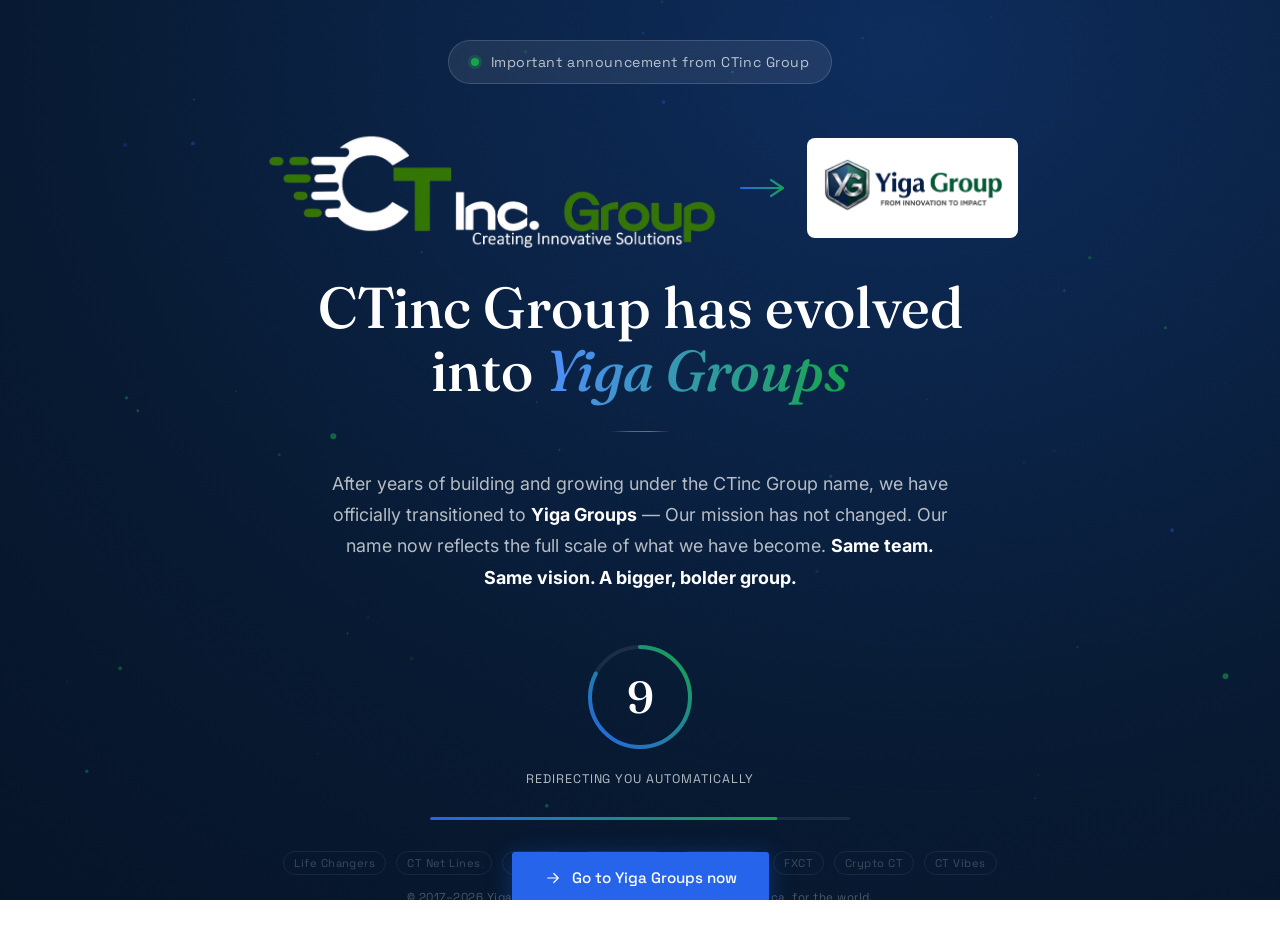
<file: index.html>
<!DOCTYPE html>
<html lang="en">
<head>
<meta charset="UTF-8">
<meta name="viewport" content="width=device-width, initial-scale=1.0">
<title>CTinc Group — Now Yiga Groups</title>
<meta name="description" content="CTinc Group has transitioned to Yiga Groups. You will be automatically redirected to the new Yiga Groups website.">
<link rel="icon" href="data:,">
<link rel="preconnect" href="https://fonts.googleapis.com">
<link rel="preconnect" href="https://fonts.gstatic.com" crossorigin>
<link href="https://fonts.googleapis.com/css2?family=Fraunces:ital,opsz,wght@0,9..144,300;0,9..144,400;0,9..144,500;0,9..144,600;0,9..144,700;1,9..144,400;1,9..144,500&family=Space+Grotesk:wght@400;500;600;700&family=Inter:wght@400;500;600&display=swap" rel="stylesheet">
<style>
:root {
  --navy:   #071A33;
  --royal:  #0B3D91;
  --blue:   #2563EB;
  --green:  #16A34A;
  --white:  #FFFFFF;
  --white-70: rgba(255,255,255,0.70);
  --white-15: rgba(255,255,255,0.15);
  --white-08: rgba(255,255,255,0.08);
  --font-display: "Fraunces","Iowan Old Style",serif;
  --font-mono:    "Space Grotesk",sans-serif;
  --font-body:    "Inter",-apple-system,BlinkMacSystemFont,sans-serif;
  --ease: cubic-bezier(.22,.68,.16,1);
}
*, *::before, *::after { box-sizing: border-box; }
html, body { margin: 0; padding: 0; height: 100%; font-family: var(--font-body); -webkit-font-smoothing: antialiased; overflow: hidden; }

.grain {
  position: fixed; inset: 0; pointer-events: none; z-index: 999;
  opacity: 0.04; mix-blend-mode: overlay;
  background-image: url("data:image/svg+xml,%3Csvg xmlns='http://www.w3.org/2000/svg' width='120' height='120'%3E%3Cfilter id='n'%3E%3CfeTurbulence type='fractalNoise' baseFrequency='0.85' numOctaves='2' stitchTiles='stitch'/%3E%3C/filter%3E%3Crect width='100%25' height='100%25' filter='url(%23n)'/%3E%3C/svg%3E");
}

.page {
  position: relative;
  min-height: 100vh;
  display: flex;
  flex-direction: column;
  align-items: center;
  justify-content: center;
  background: radial-gradient(135% 150% at 70% 5%, #0d2c5c 0%, var(--navy) 48%, #050f20 100%);
  color: var(--white);
  text-align: center;
  padding: 40px 24px;
  overflow: hidden;
}

.bg-canvas { position: absolute; inset: 0; pointer-events: none; z-index: 0; }

.content {
  position: relative; z-index: 10;
  max-width: 720px; width: 100%;
  animation: fadeUp 1s var(--ease) both;
}
@keyframes fadeUp {
  from { opacity: 0; transform: translateY(30px); }
  to   { opacity: 1; transform: translateY(0); }
}

.old-brand {
  display: inline-flex; align-items: center; gap: 12px;
  margin-bottom: 44px;
  padding: 12px 22px;
  border: 1px solid var(--white-15); border-radius: 40px;
  background: var(--white-08); backdrop-filter: blur(10px);
  font-family: var(--font-mono); font-size: 0.88rem;
  color: var(--white-70); letter-spacing: 0.04em;
  animation: fadeUp 1s 0.1s var(--ease) both;
}
.old-brand-dot {
  width: 8px; height: 8px; border-radius: 50%;
  background: var(--green); box-shadow: 0 0 0 3px rgba(22,163,74,0.25);
  animation: pulse-dot 2s ease-in-out infinite;
}
@keyframes pulse-dot {
  0%,100% { box-shadow: 0 0 0 3px rgba(22,163,74,0.25); }
  50%      { box-shadow: 0 0 0 7px rgba(22,163,74,0.10); }
}

.transition-arrow {
  display: flex; align-items: center; justify-content: center; gap: 20px;
  margin-bottom: 28px;
  animation: fadeUp 1s 0.2s var(--ease) both;
}
.brand-pill {
  display: inline-flex; align-items: center; gap: 10px;
  font-family: var(--font-mono); font-size: 1.05rem;
  font-weight: 600; letter-spacing: 0.01em;
}
.brand-pill.old { 
  color: var(--white-70); 
  text-decoration: line-through; 
  text-decoration-color: rgba(255,255,255,0.3);
  font-size: 600px; 
  font-weight: 500;
}
.brand-pill.new { color: var(--white); }
.brand-pill.new em { font-style: normal; color: var(--blue); }

.arrow-icon {
  display: flex; align-items: center;
  animation: arrowSlide 1.4s ease-in-out infinite;
}
@keyframes arrowSlide {
  0%,100% { transform: translateX(0); opacity: 0.6; }
  50%      { transform: translateX(8px); opacity: 1; }
}

.headline {
  font-family: var(--font-display);
  font-size: clamp(2rem, 5.5vw, 3.6rem);
  font-weight: 500; line-height: 1.1;
  color: var(--white); margin: 0 0 28px;
  animation: fadeUp 1s 0.3s var(--ease) both;
}
.headline em {
  font-style: italic;
  background: linear-gradient(96deg, #4d8dff 0%, #16A34A 100%);
  -webkit-background-clip: text; background-clip: text; color: transparent;
}

.divider {
  width: 60px; height: 1px;
  background: linear-gradient(90deg, transparent, var(--blue), var(--green), transparent);
  margin: 0 auto 36px;
  animation: fadeUp 1s 0.35s var(--ease) both;
}

.message {
  font-size: clamp(1rem, 2vw, 1.12rem); color: var(--white-70);
  line-height: 1.75; max-width: 56ch; margin: 0 auto 44px;
  animation: fadeUp 1s 0.4s var(--ease) both;
}
.message strong { color: var(--white); }

.countdown-wrap {
  display: flex; flex-direction: column; align-items: center; gap: 14px;
  animation: fadeUp 1s 0.5s var(--ease) both; margin-bottom: 30px;
}
.ring-container { position: relative; width: 120px; height: 120px; }
.ring-svg { width: 120px; height: 120px; transform: rotate(-90deg); }
.ring-track { fill: none; stroke: var(--white-08); stroke-width: 4; }
.ring-progress {
  fill: none; stroke: url(#ringGrad); stroke-width: 4;
  stroke-linecap: round;
  stroke-dasharray: 314.16; stroke-dashoffset: 0;
  transition: stroke-dashoffset 1s linear;
}
.ring-number {
  position: absolute; inset: 0;
  display: flex; align-items: center; justify-content: center;
  font-family: var(--font-display); font-size: 2.8rem;
  font-weight: 500; color: var(--white); line-height: 1;
}
.ring-number.tick { animation: tickPop 0.4s var(--ease); }
@keyframes tickPop {
  0%   { transform: scale(1.25); opacity: 0.5; }
  100% { transform: scale(1);    opacity: 1;   }
}
.countdown-label {
  font-family: var(--font-mono); font-size: 0.78rem;
  letter-spacing: 0.08em; color: var(--white-70); text-transform: uppercase;
}

.progress-track {
  width: 100%; max-width: 420px; height: 3px;
  background: var(--white-08); border-radius: 2px; overflow: hidden;
  animation: fadeUp 1s 0.55s var(--ease) both; margin: 0 auto 32px;
}
.progress-fill {
  height: 100%; width: 100%;
  background: linear-gradient(90deg, var(--blue), var(--green));
  border-radius: 2px; transform-origin: left;
  transform: scaleX(1); transition: transform 1s linear;
}

.redirect-btn {
  display: inline-flex; align-items: center; gap: 10px;
  padding: 16px 32px; background: var(--blue); color: var(--white);
  border: none; border-radius: 3px;
  font-family: var(--font-mono); font-size: 0.95rem; font-weight: 500;
  cursor: pointer; text-decoration: none;
  transition: background 0.25s ease, transform 0.35s var(--ease), box-shadow 0.25s ease;
  animation: fadeUp 1s 0.6s var(--ease) both;
  box-shadow: 0 4px 24px rgba(37,99,235,0.35);
}
.redirect-btn:hover {
  background: var(--royal); transform: translateY(-2px);
  box-shadow: 0 8px 32px rgba(37,99,235,0.45);
}

.wing-strip {
  position: absolute; bottom: 68px; left: 0; right: 0;
  display: flex; justify-content: center; gap: 10px; flex-wrap: wrap;
  padding: 0 40px; pointer-events: none;
  animation: fadeUp 1s 0.65s var(--ease) both;
}
.wing-badge {
  font-family: var(--font-mono); font-size: 0.7rem;
  color: rgba(255,255,255,0.22); letter-spacing: 0.04em;
  padding: 4px 10px; border: 1px solid rgba(255,255,255,0.07);
  border-radius: 20px;
}

.footer-note {
  position: absolute; bottom: 28px; left: 0; right: 0; text-align: center;
  font-family: var(--font-mono); font-size: 0.72rem;
  color: rgba(255,255,255,0.28); letter-spacing: 0.04em;
  animation: fadeUp 1s 0.7s var(--ease) both;
}

.redirect-flash {
  position: fixed; inset: 0; z-index: 2000;
  background: var(--navy); opacity: 0; pointer-events: none;
  transition: opacity 0.8s ease;
}
.redirect-flash.active { opacity: 1; }

@media (max-width: 600px) {
  .transition-arrow { flex-direction: column; gap: 10px; }
  .wing-strip { display: none; }
  .message { margin-bottom: 34px; }
}
</style>
</head>
<body>

<div class="grain" aria-hidden="true"></div>
<div class="redirect-flash" id="redirect-flash" aria-hidden="true"></div>

<div class="page">
  <canvas class="bg-canvas" id="bg-canvas" aria-hidden="true"></canvas>

  <div class="content" role="main">

    <div class="old-brand">
      <span class="old-brand-dot" aria-hidden="true"></span>
      Important announcement from CTinc Group
    </div>

    <div class="transition-arrow" aria-label="CTinc Group is now Yiga Groups">
      <img src="/Yiga Groups/CTINC.png" alt="CTinc Group" class="brand-pill old" style="height: 120px; text-decoration: none;">
      <span class="arrow-icon" aria-hidden="true">
        <svg viewBox="0 0 48 24" width="48" height="24" fill="none">
          <path d="M2 12h40M32 4l12 8-12 8" stroke="url(#aGrad)" stroke-width="2.2" stroke-linecap="round" stroke-linejoin="round"/>
          <defs>
            <linearGradient id="aGrad" x1="0" y1="0" x2="48" y2="0" gradientUnits="userSpaceOnUse">
              <stop offset="0%" stop-color="#2563EB"/>
              <stop offset="100%" stop-color="#16A34A"/>
            </linearGradient>
          </defs>
        </svg>
      </span>
      <img src="/LOgos/YG2.png" alt="Yiga Group Logo" class="brand-pill new" style="height: 100px; object-fit: contain; background-color: white; padding: 10px; border-radius: 8px;">
    </div>

    <h1 class="headline">
      CTinc Group has evolved<br>into <em>Yiga Groups</em>
    </h1>

    <div class="divider" aria-hidden="true"></div>

    <p class="message">
      After years of building and growing under the CTinc Group name, we have officially
      transitioned to <strong>Yiga Groups</strong> &mdash; 
      Our mission has not changed. Our name now reflects the full scale of what we have become.
      <strong>Same team. Same vision. A bigger, bolder group.</strong>
    </p>

    <div class="countdown-wrap" aria-live="polite" aria-atomic="true">
      <div class="ring-container">
        <svg class="ring-svg" viewBox="0 0 120 120" aria-hidden="true">
          <defs>
            <linearGradient id="ringGrad" x1="0%" y1="0%" x2="100%" y2="100%">
              <stop offset="0%" stop-color="#2563EB"/>
              <stop offset="100%" stop-color="#16A34A"/>
            </linearGradient>
          </defs>
          <circle class="ring-track" cx="60" cy="60" r="50"/>
          <circle class="ring-progress" id="ring-progress" cx="60" cy="60" r="50"/>
        </svg>
        <div class="ring-number" id="ring-number">10</div>
      </div>
      <div class="countdown-label">Redirecting you automatically</div>
    </div>

    <div class="progress-track" aria-hidden="true">
      <div class="progress-fill" id="progress-fill"></div>
    </div>

    <a href="/Yiga Groups/Yiga-Group.html" class="redirect-btn" id="redirect-btn">
      <svg viewBox="0 0 24 24" width="18" height="18" fill="none" stroke="currentColor" stroke-width="1.6" stroke-linecap="round" stroke-linejoin="round" aria-hidden="true">
        <path d="M5 12h14M13 6l6 6-6 6"/>
      </svg>
      Go to Yiga Groups now
    </a>

  </div>

  <div class="wing-strip" aria-hidden="true">
    <span class="wing-badge">Life Changers</span>
    <span class="wing-badge">CT Net Lines</span>
    <span class="wing-badge">CT Labs</span>
    <span class="wing-badge">CT Builders</span>
    <span class="wing-badge">CT Farmers</span>
    <span class="wing-badge">FXCT</span>
    <span class="wing-badge">Crypto CT</span>
    <span class="wing-badge">CT Vibes</span>
  </div>

  <p class="footer-note">
    &copy; 2017&ndash;<span id="year"></span> Yiga Groups &middot; Formerly CTinc Group &middot; Built in Africa, for the world.
  </p>

</div>

<script>
document.getElementById('year').textContent = new Date().getFullYear();

(function () {
  var canvas = document.getElementById('bg-canvas');
  var ctx = canvas.getContext('2d');
  var W, H;
  function resize() { W = canvas.width = window.innerWidth; H = canvas.height = window.innerHeight; }
  window.addEventListener('resize', resize);
  resize();
  var particles = [];
  for (var i = 0; i < 55; i++) {
    particles.push({
      x: Math.random(), y: Math.random(),
      r: Math.random() * 1.6 + 0.4,
      sx: (Math.random() - 0.5) * 0.00014,
      sy: (Math.random() - 0.5) * 0.00014,
      alpha: Math.random() * 0.4 + 0.05,
      color: Math.random() > 0.5 ? '#2563EB' : '#16A34A'
    });
  }
  var rings = [
    { cx: 0.75, cy: 0.5, rx: 0.28, ry: 0.22, speed: 0.00018, angle: 0 },
    { cx: 0.75, cy: 0.5, rx: 0.38, ry: 0.30, speed: -0.00012, angle: Math.PI / 3 },
    { cx: 0.75, cy: 0.5, rx: 0.49, ry: 0.38, speed: 0.00009, angle: Math.PI }
  ];
  function draw() {
    ctx.clearRect(0, 0, W, H);
    rings.forEach(function(ring) {
      ring.angle += ring.speed * 16;
      ctx.save();
      ctx.strokeStyle = 'rgba(37,99,235,0.055)';
      ctx.lineWidth = 1;
      ctx.beginPath();
      ctx.ellipse(ring.cx * W, ring.cy * H, ring.rx * W, ring.ry * H, 0, 0, Math.PI * 2);
      ctx.stroke();
      var dx = Math.cos(ring.angle) * ring.rx * W;
      var dy = Math.sin(ring.angle) * ring.ry * H;
      ctx.fillStyle = 'rgba(22,163,74,0.55)';
      ctx.beginPath();
      ctx.arc(ring.cx * W + dx, ring.cy * H + dy, 3, 0, Math.PI * 2);
      ctx.fill();
      ctx.restore();
    });
    particles.forEach(function(p) {
      p.x += p.sx; p.y += p.sy;
      if (p.x < 0) p.x = 1; if (p.x > 1) p.x = 0;
      if (p.y < 0) p.y = 1; if (p.y > 1) p.y = 0;
      ctx.save();
      ctx.globalAlpha = p.alpha;
      ctx.fillStyle = p.color;
      ctx.beginPath();
      ctx.arc(p.x * W, p.y * H, p.r, 0, Math.PI * 2);
      ctx.fill();
      ctx.restore();
    });
    requestAnimationFrame(draw);
  }
  requestAnimationFrame(draw);
})();

(function () {
  var TOTAL = 10;
  var CIRCUMF = 2 * Math.PI * 50;
  var ringProg = document.getElementById('ring-progress');
  var ringNum  = document.getElementById('ring-number');
  var progFill = document.getElementById('progress-fill');
  var flash    = document.getElementById('redirect-flash');
  var count = TOTAL;
  var startTime = null;
  var rafId;
  function update(ts) {
    if (!startTime) startTime = ts;
    var elapsed   = (ts - startTime) / 1000;
    var remaining = Math.max(0, TOTAL - elapsed);
    var fraction  = remaining / TOTAL;
    ringProg.style.strokeDashoffset = (CIRCUMF * (1 - fraction)).toFixed(2);
    progFill.style.transform = 'scaleX(' + fraction.toFixed(4) + ')';
    var newCount = Math.ceil(remaining);
    if (newCount !== count) {
      count = newCount;
      ringNum.textContent = count > 0 ? count : '0';
      ringNum.classList.remove('tick');
      void ringNum.offsetWidth;
      ringNum.classList.add('tick');
    }
    if (remaining <= 0) {
      flash.classList.add('active');
      setTimeout(function () { window.location.href = '/Yiga Groups/Yiga-Group.html'; }, 800);
      return;
    }
    rafId = requestAnimationFrame(update);
  }
  requestAnimationFrame(update);
  document.getElementById('redirect-btn').addEventListener('click', function () {
    cancelAnimationFrame(rafId);
    flash.classList.add('active');
  });
})();
</script>
</body>
</html>
</file>
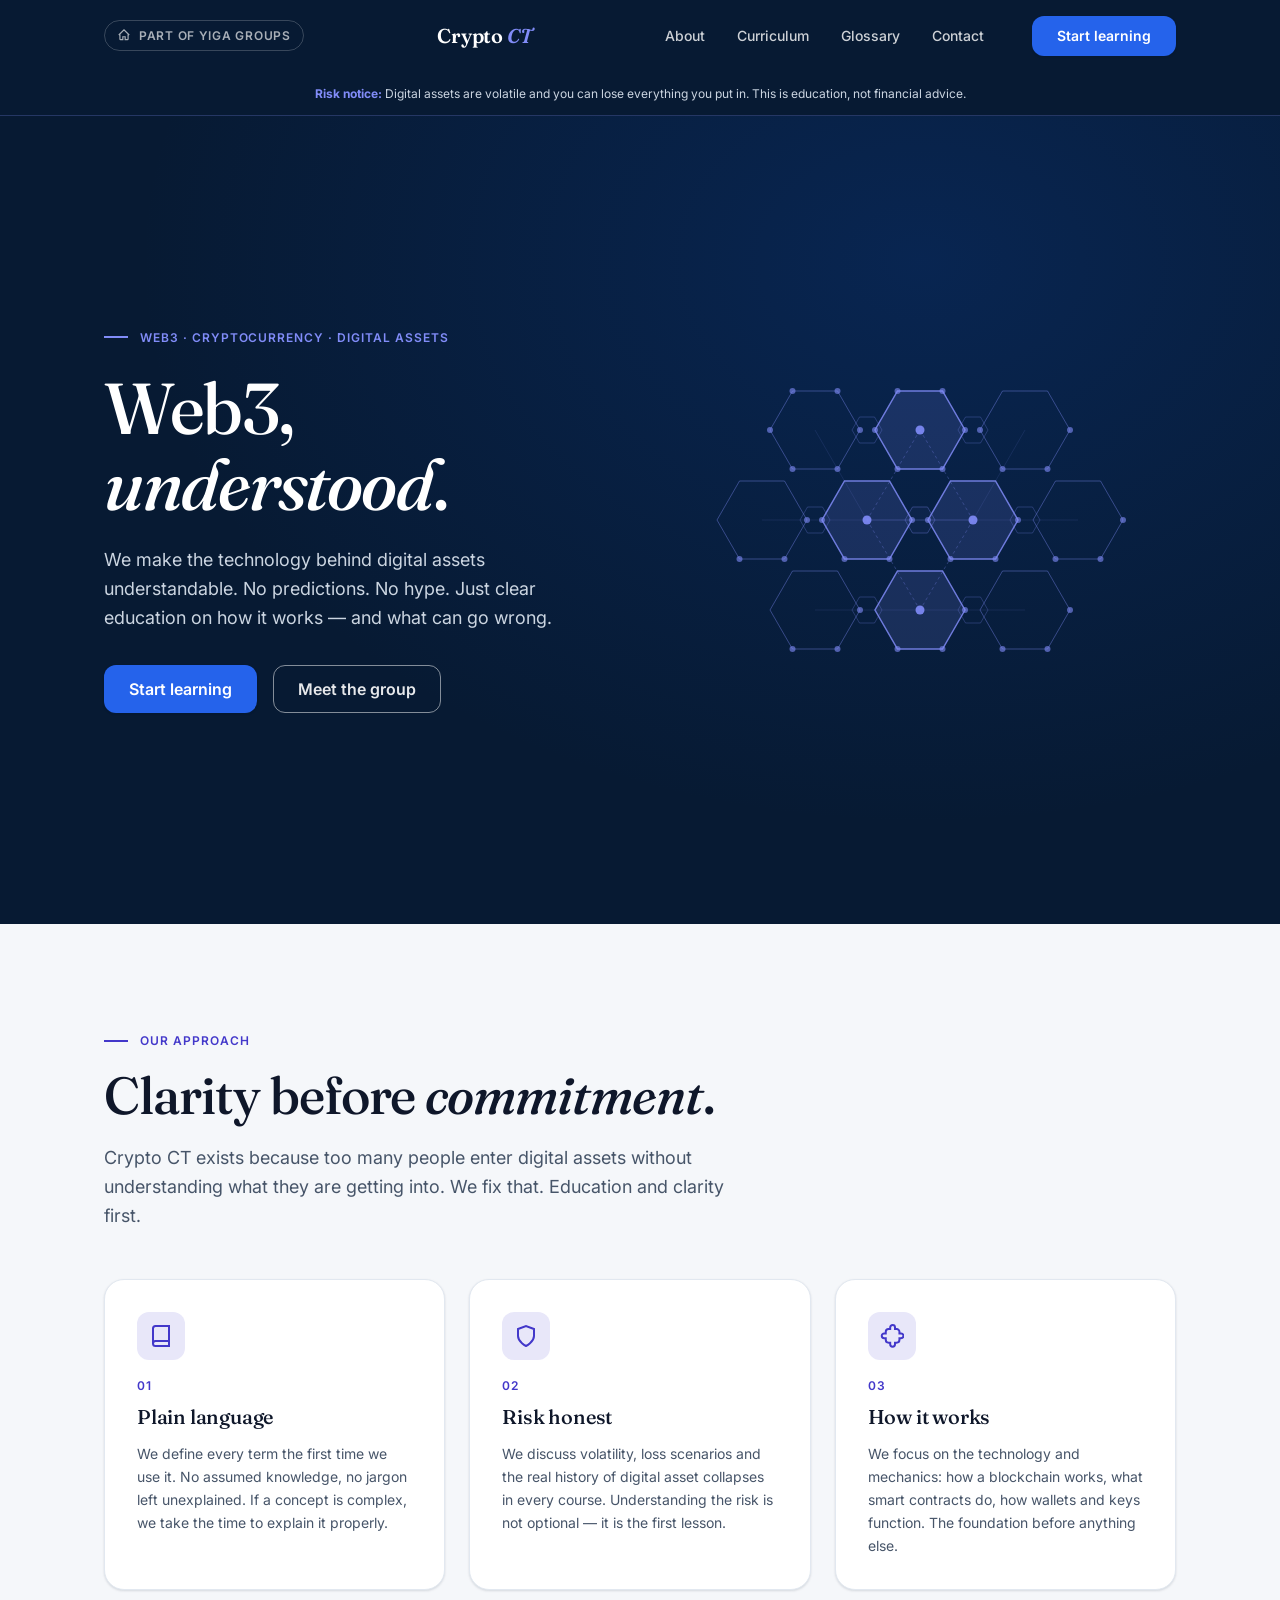
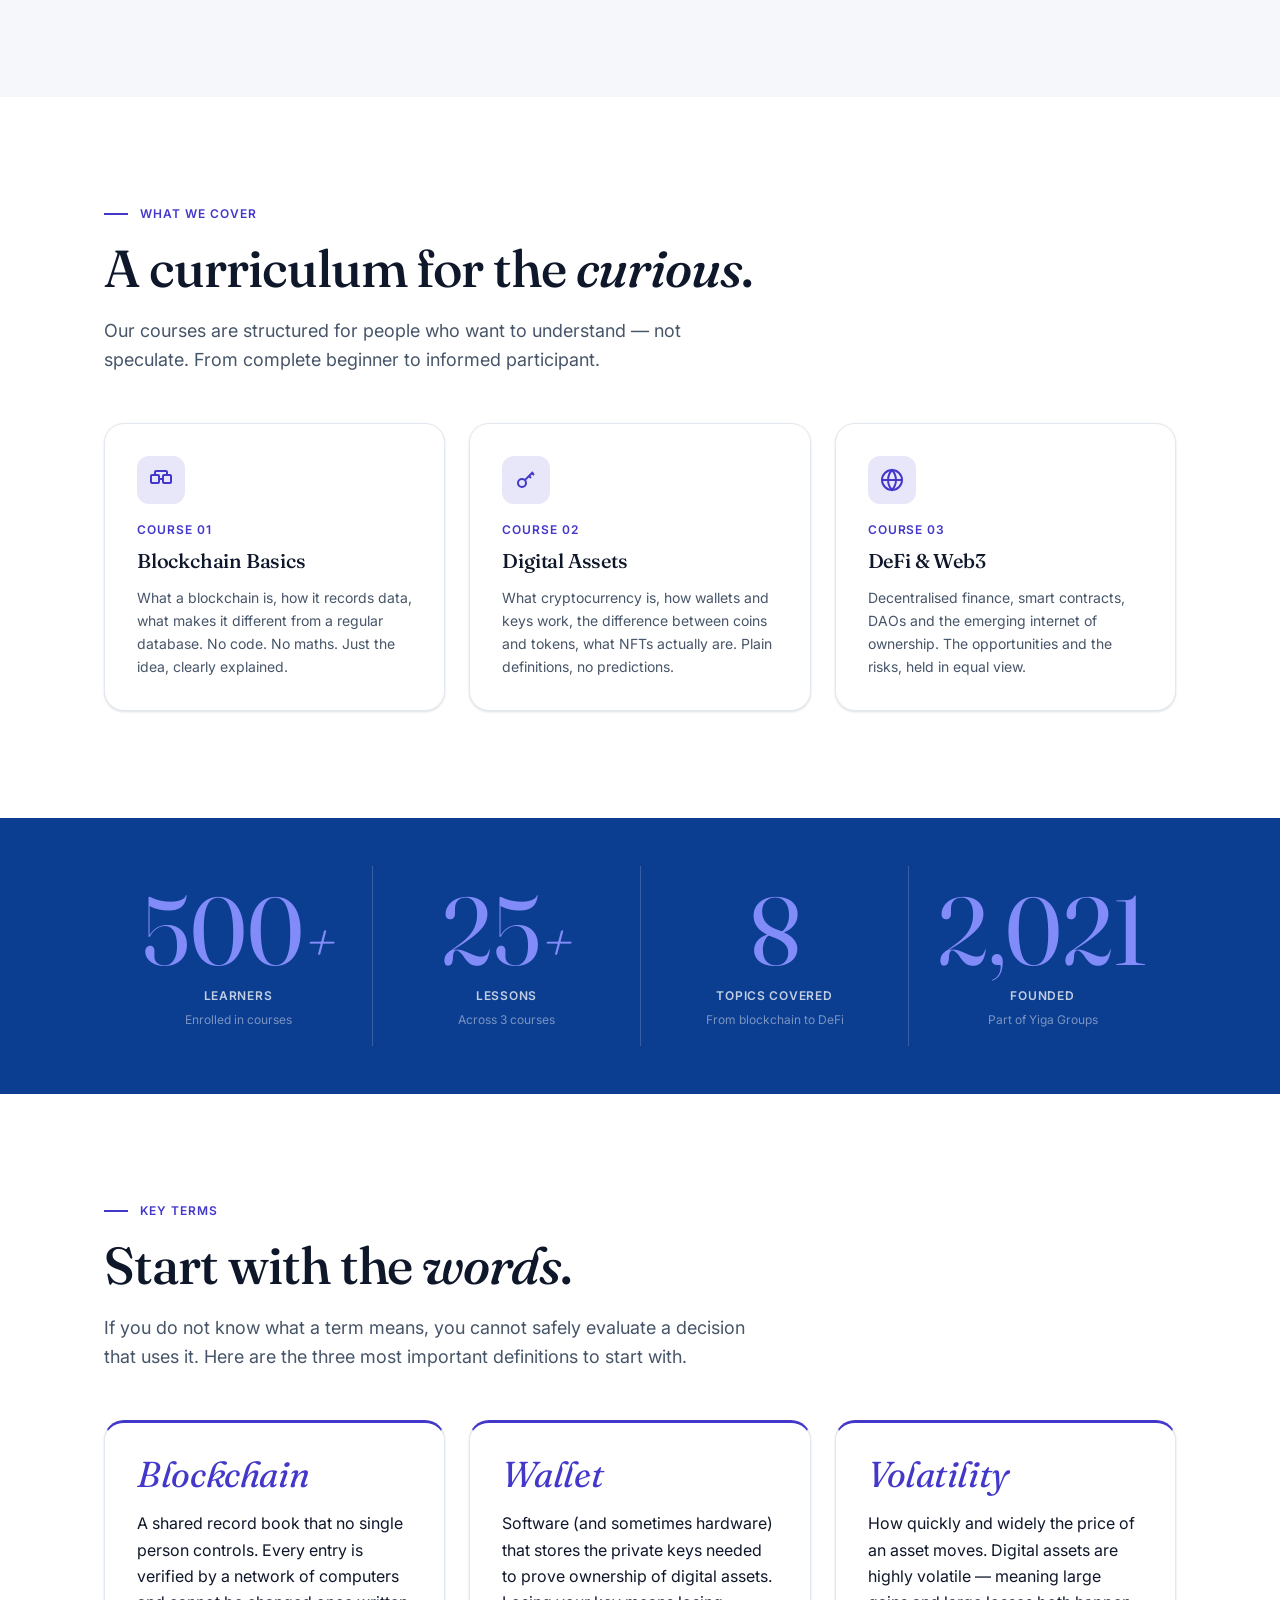
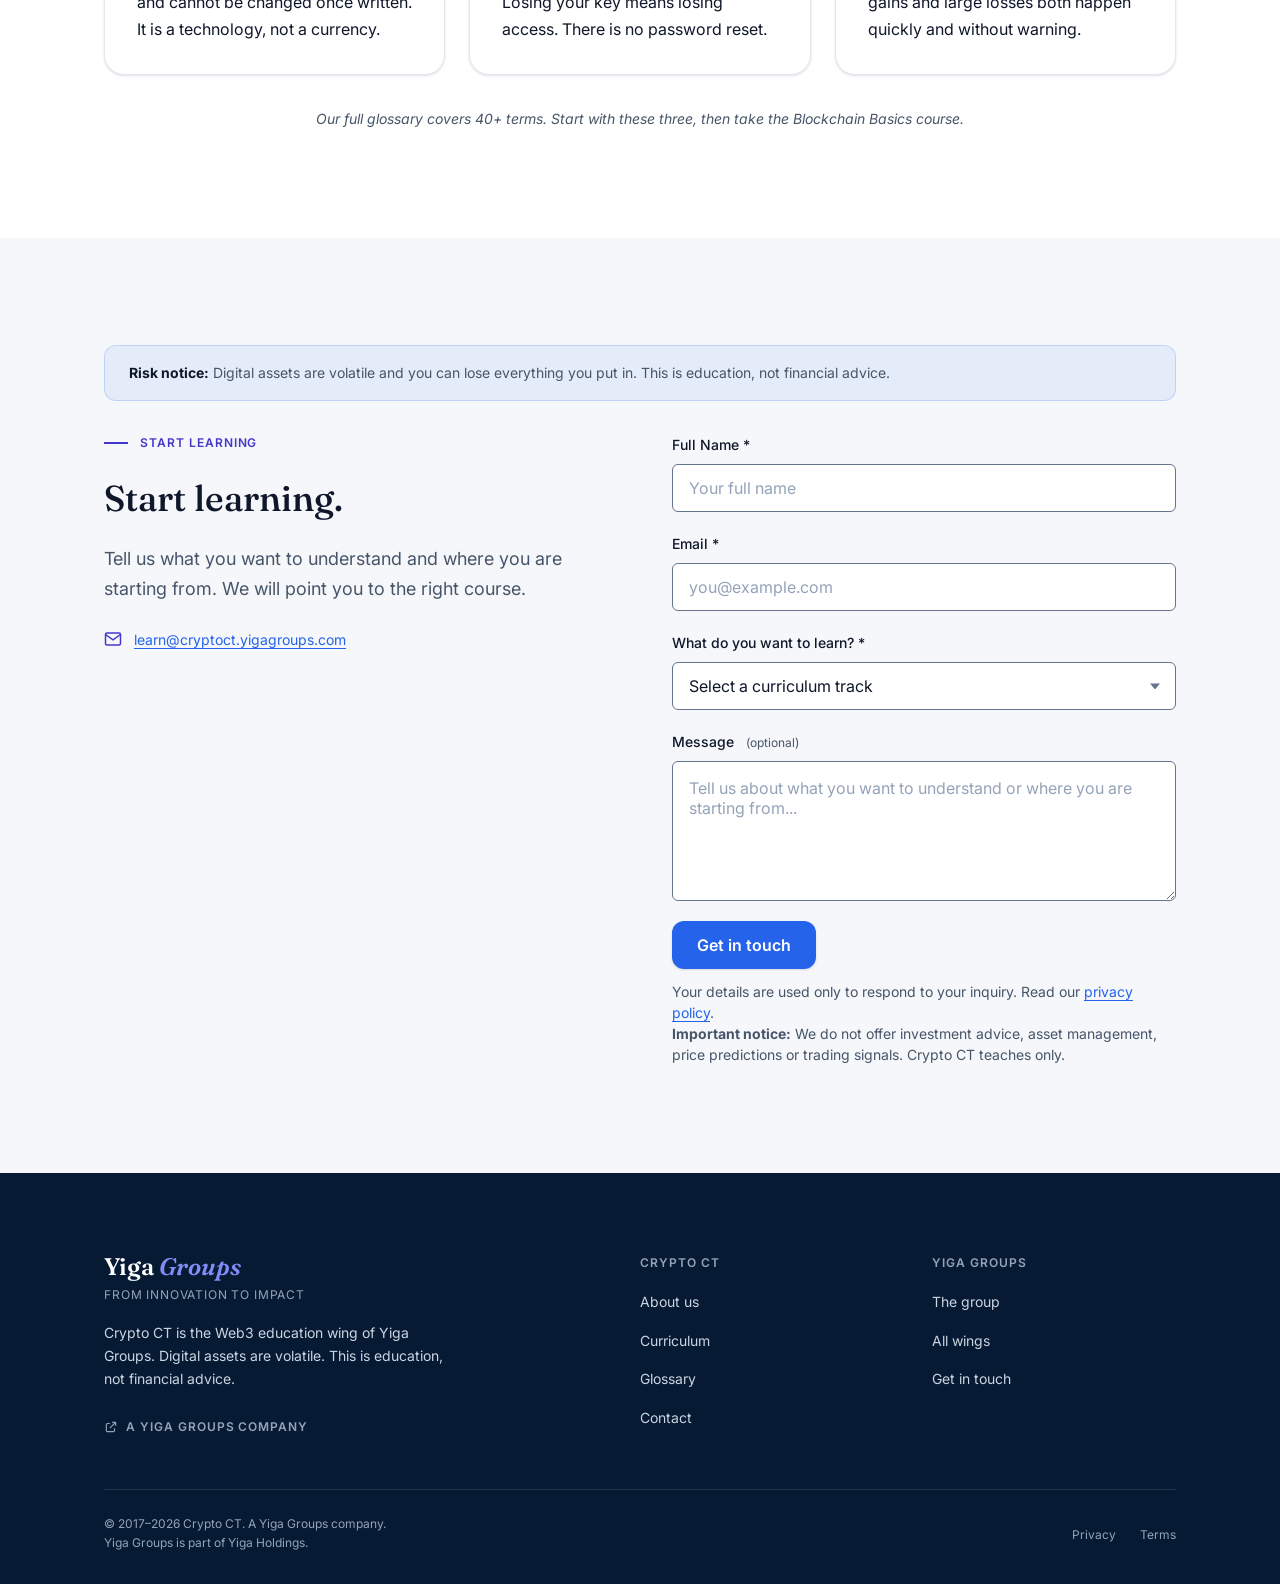
<file: Crypto CT/index.html>
<!DOCTYPE html>
<html lang="en">
<head>
  <meta charset="UTF-8">
  <meta name="viewport" content="width=device-width, initial-scale=1.0">
  <title>Crypto CT — Web3 and digital assets, explained responsibly | A Yiga Groups company</title>
  <meta name="description" content="Crypto CT makes Web3 understandable. Education on digital assets, blockchain, and decentralised finance — with honesty about the risks.">

  <!-- Open Graph -->
  <meta property="og:title" content="Crypto CT — Web3 and digital assets, explained responsibly | A Yiga Groups company">
  <meta property="og:description" content="Crypto CT makes Web3 understandable. Education on digital assets, blockchain, and decentralised finance — with honesty about the risks.">
  <meta property="og:type" content="website">

  <!-- Fonts -->
  <link rel="preconnect" href="https://fonts.googleapis.com">
  <link rel="preconnect" href="https://fonts.gstatic.com" crossorigin>
  <link href="https://fonts.googleapis.com/css2?family=Fraunces:ital,opsz,wght@0,9..144,300..700;1,9..144,300..700&family=Inter:ital,wght@0,400..600;1,400..600&display=swap" rel="stylesheet">

  <!-- Styles: shared first, then wing-specific -->
  <link rel="stylesheet" href="../shared/tokens.css">
  <link rel="stylesheet" href="../shared/components.css">
  <link rel="stylesheet" href="styles.css">
</head>
<body data-wing="crypto">
  <!-- Skip link -->
  <a class="yg-skip-link" href="#main">Skip to main content</a>

  <!-- NAVIGATION -->
  <header>
    <nav class="yg-nav" aria-label="Main navigation">
      <div class="yg-nav__inner">
        <!-- Parent pill (desktop only — hidden by CSS on mobile) -->
        <a class="yg-nav__parent-pill" href="../Yiga Groups/Yiga-Group.html" aria-label="Part of Yiga Groups — visit parent site">
          <svg aria-hidden="true" fill="none" stroke="currentColor" stroke-width="2" viewBox="0 0 24 24"><path d="M3 12l9-9 9 9M5 10v9a1 1 0 001 1h4v-5h4v5h4a1 1 0 001-1v-9"/></svg>
          Part of Yiga Groups
        </a>

        <!-- Wing name -->
        <a class="yg-nav__brand" href="#" aria-current="page">
          <span class="yg-nav__brand-name">Crypto <em>CT</em></span>
        </a>

        <!-- Desktop nav links -->
        <ul class="yg-nav__links" role="list">
          <li><a href="#about">About</a></li>
          <li><a href="#services">Curriculum</a></li>
          <li><a href="#glossary">Glossary</a></li>
          <li><a href="#contact">Contact</a></li>
        </ul>

        <!-- Desktop CTA -->
        <div class="yg-nav__cta">
          <a class="yg-btn yg-btn--primary" href="#contact">Start learning</a>
        </div>

        <!-- Mobile hamburger -->
        <button class="yg-nav__menu-btn" data-yg-menu-toggle aria-expanded="false" aria-controls="mobile-drawer" aria-label="Open menu">
          <svg aria-hidden="true" fill="none" stroke="currentColor" stroke-width="2" viewBox="0 0 24 24"><path stroke-linecap="round" d="M4 6h16M4 12h16M4 18h16"/></svg>
        </button>
      </div>
    </nav>
  </header>

  <!-- MOBILE OVERLAY + DRAWER -->
  <div class="yg-overlay" data-yg-overlay aria-hidden="true"></div>
  <div class="yg-drawer" id="mobile-drawer" data-yg-drawer role="dialog" aria-modal="true" aria-label="Navigation menu">
    <button class="yg-drawer__close" data-yg-drawer-close aria-label="Close menu">
      <svg aria-hidden="true" fill="none" stroke="currentColor" stroke-width="2" viewBox="0 0 24 24"><path stroke-linecap="round" d="M6 18L18 6M6 6l12 12"/></svg>
    </button>
    <ul class="yg-drawer__links" role="list">
      <li><a href="#about">About</a></li>
      <li><a href="#services">Curriculum</a></li>
      <li><a href="#glossary">Glossary</a></li>
      <li><a href="#contact">Contact</a></li>
      <li><a href="../Yiga Groups/Yiga-Group.html">Yiga Groups ↗</a></li>
    </ul>
    <div class="yg-drawer__cta">
      <a class="yg-btn yg-btn--primary" href="#contact">Start learning</a>
    </div>
  </div>

  <main id="main">
    <!-- SITE-WIDE COMPLIANCE NOTICE BANNER (Required first element inside main) -->
    <div class="yg-compliance yg-compliance--banner" role="note">
      <div class="yg-wrap">
        <p><strong>Risk notice:</strong> Digital assets are volatile and you can lose everything you put in. This is education, not financial advice.</p>
      </div>
    </div>

    <!-- HERO SECTION (Navy) -->
    <section class="yg-hero" id="hero" aria-label="Introduction">
      <div class="yg-hero__inner">
        <div class="yg-hero__content" data-reveal>
          <p class="yg-hero__kicker">Web3 · Cryptocurrency · Digital Assets</p>
          <h1>Web3, <em>understood</em>.</h1>
          <p class="yg-hero__lead">We make the technology behind digital assets understandable. No predictions. No hype. Just clear education on how it works — and what can go wrong.</p>
          <div class="yg-btn-row">
            <a class="yg-btn yg-btn--primary" href="#contact">Start learning</a>
            <a class="yg-btn yg-btn--ghost-white" href="../Yiga Groups/Yiga-Group.html">Meet the group</a>
          </div>
        </div>

        <div class="yg-hero__visual" data-reveal data-delay="1">
          <div class="wing-visual" aria-hidden="true">
            <svg class="hex-svg" viewBox="0 0 420 360" role="img" aria-label="Hexagonal blockchain network diagram">
              <!-- Background network lines -->
              <g stroke="#818CF8" stroke-width="0.5" opacity="0.6">
                <!-- Connecting lines between active hex centers and network neighbors -->
                <line x1="210" y1="90" x2="157" y2="180" stroke-dasharray="3 3" />
                <line x1="210" y1="90" x2="263" y2="180" stroke-dasharray="3 3" />
                <line x1="157" y1="180" x2="263" y2="180" />
                <line x1="157" y1="180" x2="210" y2="270" stroke-dasharray="3 3" />
                <line x1="263" y1="180" x2="210" y2="270" stroke-dasharray="3 3" />
                <line x1="105" y1="90" x2="157" y2="180" opacity="0.4" />
                <line x1="315" y1="90" x2="263" y2="180" opacity="0.4" />
                <line x1="52" y1="180" x2="157" y2="180" opacity="0.4" />
                <line x1="368" y1="180" x2="263" y2="180" opacity="0.4" />
                <line x1="105" y1="270" x2="210" y2="270" opacity="0.4" />
                <line x1="315" y1="270" x2="210" y2="270" opacity="0.4" />
              </g>

              <!-- Large Hexagons (radius = 45) -->
              <!-- Row 1 -->
              <polygon class="hex-poly" points="150,90 127.5,129 82.5,129 60,90 82.5,51 127.5,51" fill="none" stroke="#818CF8" stroke-width="1" opacity="0.4" />
              <!-- Active block 1 -->
              <polygon class="hex-poly hex-poly--active" points="255,90 232.5,129 187.5,129 165,90 187.5,51 232.5,51" fill="rgba(129,140,248,0.18)" stroke="#818CF8" stroke-width="1.5" opacity="0.85" />
              <polygon class="hex-poly" points="360,90 337.5,129 292.5,129 270,90 292.5,51 337.5,51" fill="none" stroke="#818CF8" stroke-width="1" opacity="0.4" />

              <!-- Row 2 -->
              <polygon class="hex-poly" points="97,180 74.5,219 29.5,219 7,180 29.5,141 74.5,141" fill="none" stroke="#818CF8" stroke-width="1" opacity="0.4" />
              <!-- Active block 2 -->
              <polygon class="hex-poly hex-poly--active" points="202,180 179.5,219 134.5,219 112,180 134.5,141 179.5,141" fill="rgba(129,140,248,0.18)" stroke="#818CF8" stroke-width="1.5" opacity="0.85" />
              <!-- Active block 3 -->
              <polygon class="hex-poly hex-poly--active" points="308,180 285.5,219 240.5,219 218,180 240.5,141 285.5,141" fill="rgba(129,140,248,0.18)" stroke="#818CF8" stroke-width="1.5" opacity="0.85" />
              <polygon class="hex-poly" points="413,180 390.5,219 345.5,219 323,180 345.5,141 390.5,141" fill="none" stroke="#818CF8" stroke-width="1" opacity="0.4" />

              <!-- Row 3 -->
              <polygon class="hex-poly" points="150,270 127.5,309 82.5,309 60,270 82.5,231 127.5,231" fill="none" stroke="#818CF8" stroke-width="1" opacity="0.4" />
              <!-- Active block 4 -->
              <polygon class="hex-poly hex-poly--active" points="255,270 232.5,309 187.5,309 165,270 187.5,231 232.5,231" fill="rgba(129,140,248,0.18)" stroke="#818CF8" stroke-width="1.5" opacity="0.85" />
              <polygon class="hex-poly" points="360,270 337.5,309 292.5,309 270,270 292.5,231 337.5,231" fill="none" stroke="#818CF8" stroke-width="1" opacity="0.4" />

              <!-- Small Hexagons (radius = 15) between large hexes -->
              <polygon class="hex-poly" points="172,90 164.5,103 149.5,103 142,90 149.5,77 164.5,77" fill="none" stroke="#818CF8" stroke-width="0.75" opacity="0.35" />
              <polygon class="hex-poly" points="278,90 270.5,103 255.5,103 248,90 255.5,77 270.5,77" fill="none" stroke="#818CF8" stroke-width="0.75" opacity="0.35" />
              <polygon class="hex-poly" points="120,180 112.5,193 97.5,193 90,180 97.5,167 112.5,167" fill="none" stroke="#818CF8" stroke-width="0.75" opacity="0.35" />
              <polygon class="hex-poly" points="225,180 217.5,193 202.5,193 195,180 202.5,167 217.5,167" fill="rgba(129,140,248,0.10)" stroke="#818CF8" stroke-width="0.75" opacity="0.45" />
              <polygon class="hex-poly" points="330,180 322.5,193 307.5,193 300,180 307.5,167 322.5,167" fill="none" stroke="#818CF8" stroke-width="0.75" opacity="0.35" />
              <polygon class="hex-poly" points="172,270 164.5,283 149.5,283 142,270 149.5,257 164.5,257" fill="none" stroke="#818CF8" stroke-width="0.75" opacity="0.35" />
              <polygon class="hex-poly" points="278,270 270.5,283 255.5,283 248,270 255.5,257 270.5,257" fill="none" stroke="#818CF8" stroke-width="0.75" opacity="0.35" />

              <!-- Nodes at Hex Intersections and Active Block Centers -->
              <g fill="#818CF8" opacity="0.6">
                <!-- Outer corner nodes -->
                <circle cx="150" cy="90" r="3" />
                <circle cx="127.5" cy="129" r="3" />
                <circle cx="82.5" cy="129" r="3" />
                <circle cx="60" cy="90" r="3" />
                <circle cx="82.5" cy="51" r="3" />
                <circle cx="127.5" cy="51" r="3" />

                <circle cx="255" cy="90" r="3" />
                <circle cx="232.5" cy="129" r="3" />
                <circle cx="187.5" cy="129" r="3" />
                <circle cx="165" cy="90" r="3" />
                <circle cx="187.5" cy="51" r="3" />
                <circle cx="232.5" cy="51" r="3" />

                <circle cx="360" cy="90" r="3" />
                <circle cx="337.5" cy="129" r="3" />
                <circle cx="292.5" cy="129" r="3" />
                <circle cx="270" cy="90" r="3" />

                <circle cx="97" cy="180" r="3" />
                <circle cx="74.5" cy="219" r="3" />
                <circle cx="29.5" cy="219" r="3" />

                <circle cx="202" cy="180" r="3" />
                <circle cx="179.5" cy="219" r="3" />
                <circle cx="134.5" cy="219" r="3" />
                <circle cx="112" cy="180" r="3" />

                <circle cx="308" cy="180" r="3" />
                <circle cx="285.5" cy="219" r="3" />
                <circle cx="240.5" cy="219" r="3" />
                <circle cx="218" cy="180" r="3" />

                <circle cx="413" cy="180" r="3" />
                <circle cx="390.5" cy="219" r="3" />
                <circle cx="345.5" cy="219" r="3" />

                <circle cx="150" cy="270" r="3" />
                <circle cx="127.5" cy="309" r="3" />
                <circle cx="82.5" cy="309" r="3" />

                <circle cx="255" cy="270" r="3" />
                <circle cx="232.5" cy="309" r="3" />
                <circle cx="187.5" cy="309" r="3" />

                <circle cx="360" cy="270" r="3" />
                <circle cx="337.5" cy="309" r="3" />
                <circle cx="292.5" cy="309" r="3" />
              </g>

              <!-- Central active block hub nodes with glowing core -->
              <circle cx="210" cy="90" r="4.5" fill="#818CF8" opacity="0.9" />
              <circle cx="157" cy="180" r="4.5" fill="#818CF8" opacity="0.9" />
              <circle cx="263" cy="180" r="4.5" fill="#818CF8" opacity="0.9" />
              <circle cx="210" cy="270" r="4.5" fill="#818CF8" opacity="0.9" />
            </svg>
          </div>
        </div>
      </div>
    </section>

    <!-- ABOUT SECTION (Mist) -->
    <section class="yg-section yg-section--mist" id="about" aria-labelledby="about-heading">
      <div class="yg-wrap">
        <header class="yg-section-header" data-reveal>
          <p class="yg-kicker">Our approach</p>
          <h2 class="yg-h2" id="about-heading">Clarity before <em>commitment</em>.</h2>
          <p class="yg-lead">Crypto CT exists because too many people enter digital assets without understanding what they are getting into. We fix that. Education and clarity first.</p>
        </header>

        <div class="yg-card-grid">
          <!-- Card 1 -->
          <article class="yg-card" data-reveal data-delay="1">
            <div class="yg-card__icon" aria-hidden="true">
              <svg fill="none" stroke="currentColor" stroke-width="2" viewBox="0 0 24 24">
                <path d="M4 19.5A2.5 2.5 0 0 1 6.5 17H20"/>
                <path d="M6.5 2H20v20H6.5A2.5 2.5 0 0 1 4 19.5v-15A2.5 2.5 0 0 1 6.5 2z"/>
              </svg>
            </div>
            <p class="yg-card__num">01</p>
            <h3 class="yg-card__title">Plain language</h3>
            <p class="yg-card__body">We define every term the first time we use it. No assumed knowledge, no jargon left unexplained. If a concept is complex, we take the time to explain it properly.</p>
          </article>

          <!-- Card 2 -->
          <article class="yg-card" data-reveal data-delay="2">
            <div class="yg-card__icon" aria-hidden="true">
              <svg fill="none" stroke="currentColor" stroke-width="2" viewBox="0 0 24 24">
                <path d="M12 22s8-4 8-10V5l-8-3-8 3v7c0 6 8 10 8 10z"/>
              </svg>
            </div>
            <p class="yg-card__num">02</p>
            <h3 class="yg-card__title">Risk honest</h3>
            <p class="yg-card__body">We discuss volatility, loss scenarios and the real history of digital asset collapses in every course. Understanding the risk is not optional — it is the first lesson.</p>
          </article>

          <!-- Card 3 -->
          <article class="yg-card" data-reveal data-delay="3">
            <div class="yg-card__icon" aria-hidden="true">
              <svg fill="none" stroke="currentColor" stroke-width="2" viewBox="0 0 24 24">
                <path d="M19.439 7.85c0-1.571-1.274-2.85-2.845-2.85h-1.594V3.406A2.406 2.406 0 0 0 12.594 1a2.406 2.406 0 0 0-2.406 2.406V5H8.594C7.023 5 5.75 6.279 5.75 7.85v1.594H4.156A2.406 2.406 0 0 0 1.75 11.85a2.406 2.406 0 0 0 2.406 2.406H5.75v1.594c0 1.571 1.273 2.85 2.844 2.85h1.594v1.594A2.406 2.406 0 0 0 12.594 22.7a2.406 2.406 0 0 0 2.406-2.406V18.7h1.594c1.571 0 2.845-1.279 2.845-2.85v-1.594h1.594A2.406 2.406 0 0 0 23.439 11.85a2.406 2.406 0 0 0-2.406-2.406h-1.594V7.85z"/>
              </svg>
            </div>
            <p class="yg-card__num">03</p>
            <h3 class="yg-card__title">How it works</h3>
            <p class="yg-card__body">We focus on the technology and mechanics: how a blockchain works, what smart contracts do, how wallets and keys function. The foundation before anything else.</p>
          </article>
        </div>
      </div>
    </section>

    <!-- SERVICES / CURRICULUM SECTION (White) -->
    <section class="yg-section yg-section--white" id="services" aria-labelledby="services-heading">
      <div class="yg-wrap">
        <header class="yg-section-header" data-reveal>
          <p class="yg-kicker">What we cover</p>
          <h2 class="yg-h2" id="services-heading">A curriculum for the <em>curious</em>.</h2>
          <p class="yg-lead">Our courses are structured for people who want to understand — not speculate. From complete beginner to informed participant.</p>
        </header>

        <div class="yg-card-grid">
          <!-- Service Card 1 -->
          <article class="yg-card" data-reveal data-delay="1">
            <div class="yg-card__icon" aria-hidden="true">
              <svg fill="none" stroke="currentColor" stroke-width="2" viewBox="0 0 24 24">
                <rect x="2" y="7" width="8" height="8" rx="1"/>
                <rect x="14" y="7" width="8" height="8" rx="1"/>
                <path d="M10 11h4"/>
                <path d="M6 7V4a1 1 0 0 1 1-1h10a1 1 0 0 1 1 1v3"/>
              </svg>
            </div>
            <p class="yg-card__num">Course 01</p>
            <h3 class="yg-card__title">Blockchain Basics</h3>
            <p class="yg-card__body">What a blockchain is, how it records data, what makes it different from a regular database. No code. No maths. Just the idea, clearly explained.</p>
          </article>

          <!-- Service Card 2 -->
          <article class="yg-card" data-reveal data-delay="2">
            <div class="yg-card__icon" aria-hidden="true">
              <svg fill="none" stroke="currentColor" stroke-width="2" viewBox="0 0 24 24">
                <circle cx="8" cy="15" r="4"/>
                <path d="M10.85 12.15L19 4"/>
                <path d="M18 5l2 2"/>
                <path d="M15 8l2 2"/>
              </svg>
            </div>
            <p class="yg-card__num">Course 02</p>
            <h3 class="yg-card__title">Digital Assets</h3>
            <p class="yg-card__body">What cryptocurrency is, how wallets and keys work, the difference between coins and tokens, what NFTs actually are. Plain definitions, no predictions.</p>
          </article>

          <!-- Service Card 3 -->
          <article class="yg-card" data-reveal data-delay="3">
            <div class="yg-card__icon" aria-hidden="true">
              <svg fill="none" stroke="currentColor" stroke-width="2" viewBox="0 0 24 24">
                <circle cx="12" cy="12" r="10"/>
                <path d="M2 12h20"/>
                <path d="M12 2a15.3 15.3 0 0 1 4 10 15.3 15.3 0 0 1-4 10 15.3 15.3 0 0 1-4-10 15.3 15.3 0 0 1 4-10z"/>
              </svg>
            </div>
            <p class="yg-card__num">Course 03</p>
            <h3 class="yg-card__title">DeFi &amp; Web3</h3>
            <p class="yg-card__body">Decentralised finance, smart contracts, DAOs and the emerging internet of ownership. The opportunities and the risks, held in equal view.</p>
          </article>
        </div>
      </div>
    </section>

    <!-- STATS SECTION (Royal Blue) -->
    <section class="yg-stats" aria-label="Key statistics">
      <div class="yg-stats__grid">
        <div class="yg-stat" data-reveal>
          <span class="yg-stat__num" aria-label="Over 500 learners enrolled">
            <span data-count="500">500</span><span class="yg-stat__suffix" aria-hidden="true">+</span>
          </span>
          <span class="yg-stat__label">Learners</span>
          <span class="yg-stat__context">Enrolled in courses</span>
        </div>

        <div class="yg-stat" data-reveal data-delay="1">
          <span class="yg-stat__num" aria-label="Over 25 lessons across courses">
            <span data-count="25">25</span><span class="yg-stat__suffix" aria-hidden="true">+</span>
          </span>
          <span class="yg-stat__label">Lessons</span>
          <span class="yg-stat__context">Across 3 courses</span>
        </div>

        <div class="yg-stat" data-reveal data-delay="2">
          <span class="yg-stat__num" aria-label="8 topics covered">
            <span data-count="8">8</span>
          </span>
          <span class="yg-stat__label">Topics covered</span>
          <span class="yg-stat__context">From blockchain to DeFi</span>
        </div>

        <div class="yg-stat" data-reveal data-delay="3">
          <span class="yg-stat__num" aria-label="Founded in 2021">
            <span data-count="2021">2021</span>
          </span>
          <span class="yg-stat__label">Founded</span>
          <span class="yg-stat__context">Part of Yiga Groups</span>
        </div>
      </div>
    </section>

    <!-- UNIQUE SECTION: GLOSSARY (White) -->
    <section class="yg-section yg-section--white" id="glossary" aria-labelledby="glossary-heading">
      <div class="yg-wrap">
        <header class="yg-section-header" data-reveal>
          <p class="yg-kicker">Key terms</p>
          <h2 class="yg-h2" id="glossary-heading">Start with the <em>words</em>.</h2>
          <p class="yg-lead">If you do not know what a term means, you cannot safely evaluate a decision that uses it. Here are the three most important definitions to start with.</p>
        </header>

        <div class="glossary-grid">
          <!-- Term 1 -->
          <article class="glossary-card" data-reveal data-delay="1">
            <h3 class="glossary-term">Blockchain</h3>
            <p class="glossary-def">A shared record book that no single person controls. Every entry is verified by a network of computers and cannot be changed once written. It is a technology, not a currency.</p>
          </article>

          <!-- Term 2 -->
          <article class="glossary-card" data-reveal data-delay="2">
            <h3 class="glossary-term">Wallet</h3>
            <p class="glossary-def">Software (and sometimes hardware) that stores the private keys needed to prove ownership of digital assets. Losing your key means losing access. There is no password reset.</p>
          </article>

          <!-- Term 3 -->
          <article class="glossary-card" data-reveal data-delay="3">
            <h3 class="glossary-term">Volatility</h3>
            <p class="glossary-def">How quickly and widely the price of an asset moves. Digital assets are highly volatile — meaning large gains and large losses both happen quickly and without warning.</p>
          </article>
        </div>

        <p class="glossary-note" data-reveal data-delay="4">Our full glossary covers 40+ terms. Start with these three, then take the Blockchain Basics course.</p>
      </div>
    </section>

    <!-- CONTACT SECTION (Mist) -->
    <section class="yg-section yg-section--mist" id="contact" aria-labelledby="contact-heading">
      <div class="yg-wrap">
        <!-- COMPLIANCE NOTICE (Repeat - prominent above contact form) -->
        <div class="yg-compliance" role="note" data-reveal>
          <p><strong>Risk notice:</strong> Digital assets are volatile and you can lose everything you put in. This is education, not financial advice.</p>
        </div>

        <div class="yg-contact-layout">
          <!-- Left side: Contact info -->
          <div class="yg-contact-info" data-reveal>
            <p class="yg-kicker">Start learning</p>
            <h2 class="yg-contact-info__title" id="contact-heading">Start learning.</h2>
            <p class="yg-contact-info__body">Tell us what you want to understand and where you are starting from. We will point you to the right course.</p>
            <div class="yg-contact-info__item">
              <svg fill="none" stroke="currentColor" stroke-width="2" viewBox="0 0 24 24" aria-hidden="true">
                <rect x="2" y="4" width="20" height="16" rx="2"/><path d="M22 6l-10 7L2 6"/>
              </svg>
              <a href="mailto:learn@cryptoct.yigagroups.com">learn@cryptoct.yigagroups.com</a>
            </div>
          </div>

          <!-- Right side: Contact form -->
          <form class="yg-form" data-yg-form data-reveal data-delay="1">
            <div class="yg-field">
              <label class="yg-label" for="full-name">Full Name <span aria-hidden="true">*</span></label>
              <input class="yg-input" type="text" id="full-name" name="name" required placeholder="Your full name" autocomplete="name">
            </div>

            <div class="yg-field">
              <label class="yg-label" for="email">Email <span aria-hidden="true">*</span></label>
              <input class="yg-input" type="email" id="email" name="email" required placeholder="you@example.com" autocomplete="email">
            </div>

            <div class="yg-field">
              <label class="yg-label" for="learning-track">What do you want to learn? <span aria-hidden="true">*</span></label>
              <div class="yg-select-wrap">
                <select class="yg-select" id="learning-track" name="track" required>
                  <option value="" disabled selected>Select a curriculum track</option>
                  <option value="blockchain-basics">Blockchain Basics</option>
                  <option value="digital-assets">Digital Assets</option>
                  <option value="defi-web3">DeFi &amp; Web3</option>
                  <option value="start-from-scratch">I want to start from scratch</option>
                </select>
              </div>
            </div>

            <div class="yg-field">
              <label class="yg-label" for="message">Message <span class="yg-label__opt">(optional)</span></label>
              <textarea class="yg-textarea" id="message" name="message" placeholder="Tell us about what you want to understand or where you are starting from..."></textarea>
            </div>

            <button type="submit" class="yg-btn yg-btn--primary">Get in touch</button>

            <p class="yg-form__privacy">
              Your details are used only to respond to your inquiry. Read our <a href="#">privacy policy</a>.<br>
              <strong>Important notice:</strong> We do not offer investment advice, asset management, price predictions or trading signals. Crypto CT teaches only.
            </p>
          </form>
        </div>
      </div>
    </section>
  </main>

  <!-- FOOTER (Navy) -->
  <footer class="yg-footer" aria-label="Site footer">
    <div class="yg-footer__inner">
      <div class="yg-footer__grid">
        <!-- Brand col -->
        <div>
          <p class="yg-footer__brand-name">Yiga <em>Groups</em></p>
          <p class="yg-footer__brand-descriptor">From Innovation to Impact</p>
          <p class="yg-footer__brand-desc">Crypto CT is the Web3 education wing of Yiga Groups. Digital assets are volatile. This is education, not financial advice.</p>
          <a class="yg-footer__parent-link" href="../Yiga Groups/Yiga-Group.html">
            <svg aria-hidden="true" fill="none" stroke="currentColor" stroke-width="2" viewBox="0 0 24 24" width="14" height="14"><path d="M10 6H6a2 2 0 00-2 2v10a2 2 0 002 2h10a2 2 0 002-2v-4M14 4h6m0 0v6m0-6L10 14"/></svg>
            A Yiga Groups company
          </a>
        </div>

        <!-- Links col 1 -->
        <div>
          <p class="yg-footer__col-title">Crypto CT</p>
          <ul class="yg-footer__links">
            <li><a href="#about">About us</a></li>
            <li><a href="#services">Curriculum</a></li>
            <li><a href="#glossary">Glossary</a></li>
            <li><a href="#contact">Contact</a></li>
          </ul>
        </div>

        <!-- Links col 2 -->
        <div>
          <p class="yg-footer__col-title">Yiga Groups</p>
          <ul class="yg-footer__links">
            <li><a href="../Yiga Groups/Yiga-Group.html">The group</a></li>
            <li><a href="../Yiga Groups/Yiga-Group.html#wings">All wings</a></li>
            <li><a href="../Yiga Groups/Yiga-Group.html#contact">Get in touch</a></li>
          </ul>
        </div>
      </div>

      <div class="yg-footer__bottom">
        <p class="yg-footer__copyright">
          © 2017–<span data-year></span> Crypto CT. A Yiga Groups company.<br>
          Yiga Groups is part of Yiga Holdings.
        </p>
        <ul class="yg-footer__legal">
          <li><a href="#">Privacy</a></li>
          <li><a href="#">Terms</a></li>
        </ul>
      </div>
    </div>
  </footer>

  <!-- Scripts: shared first, then wing-specific -->
  <script src="../shared/base.js" defer></script>
  <script src="script.js" defer></script>
</body>
</html>
</file>
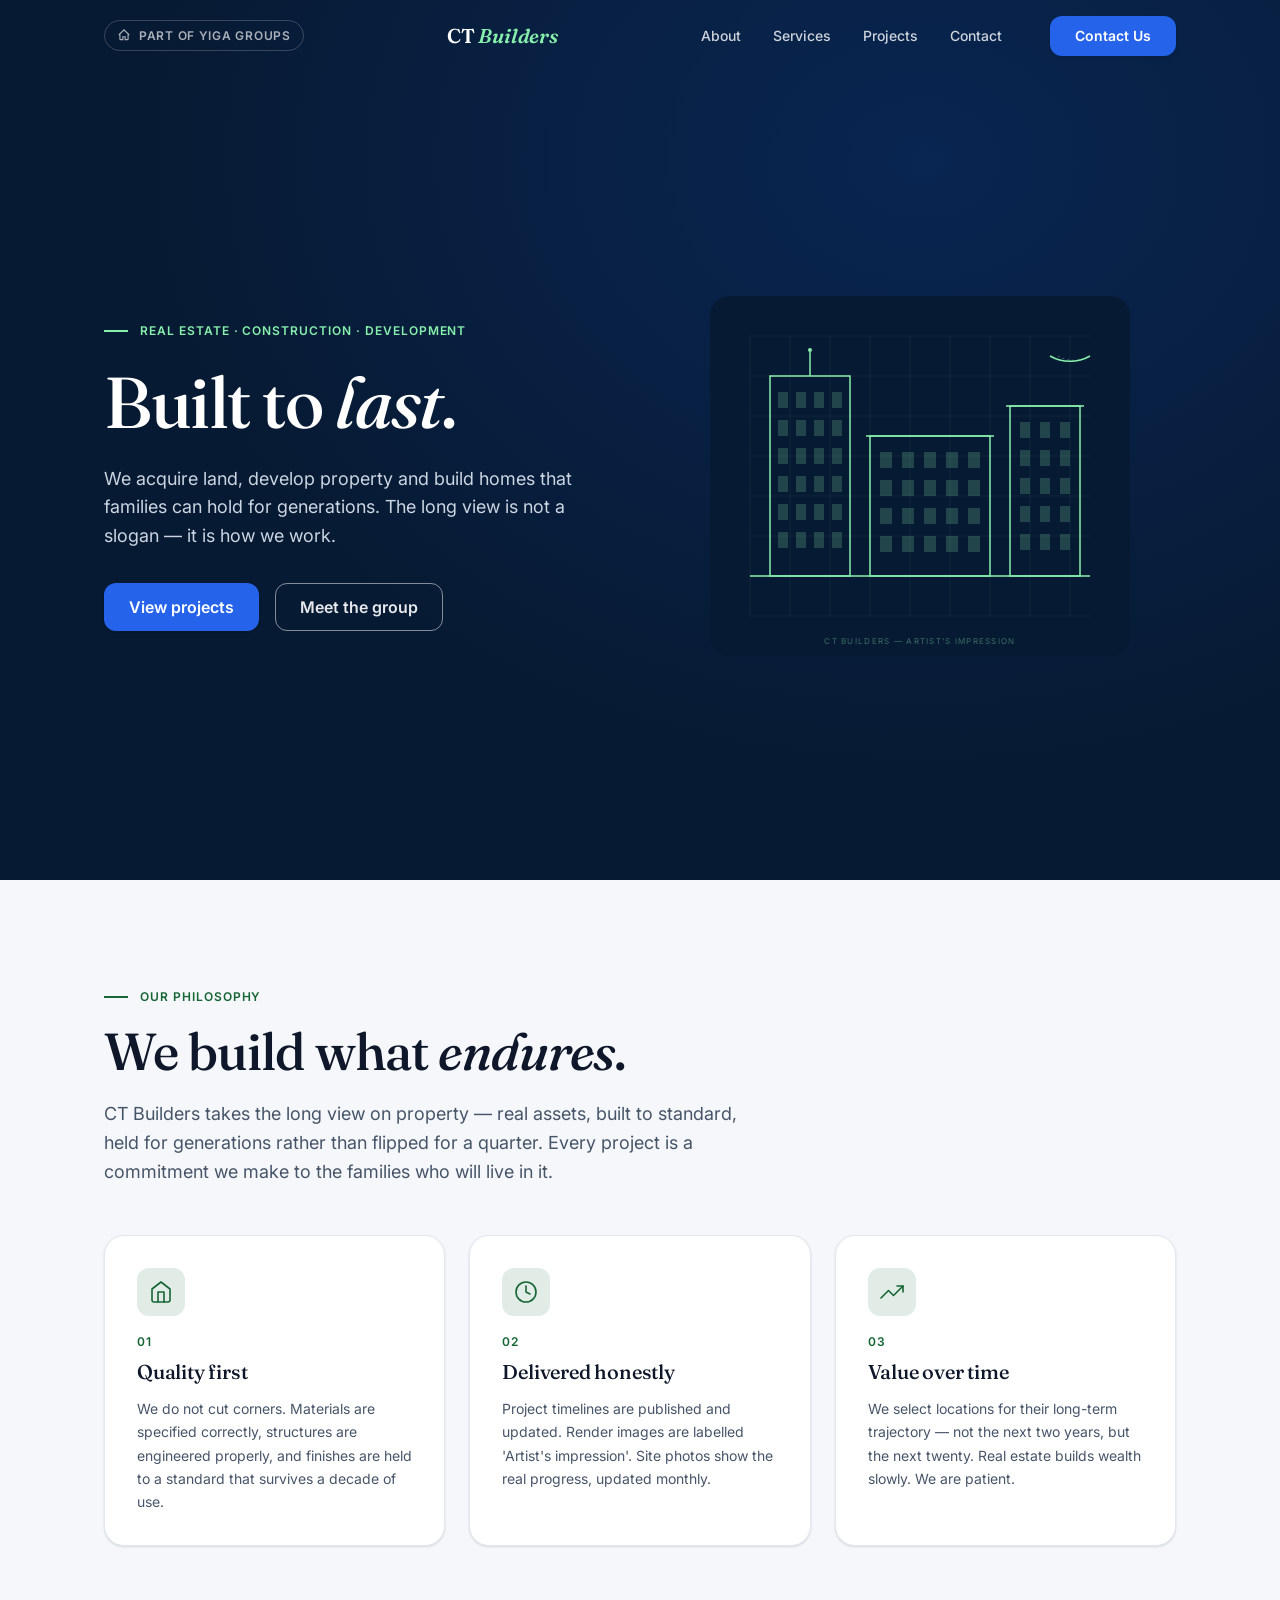
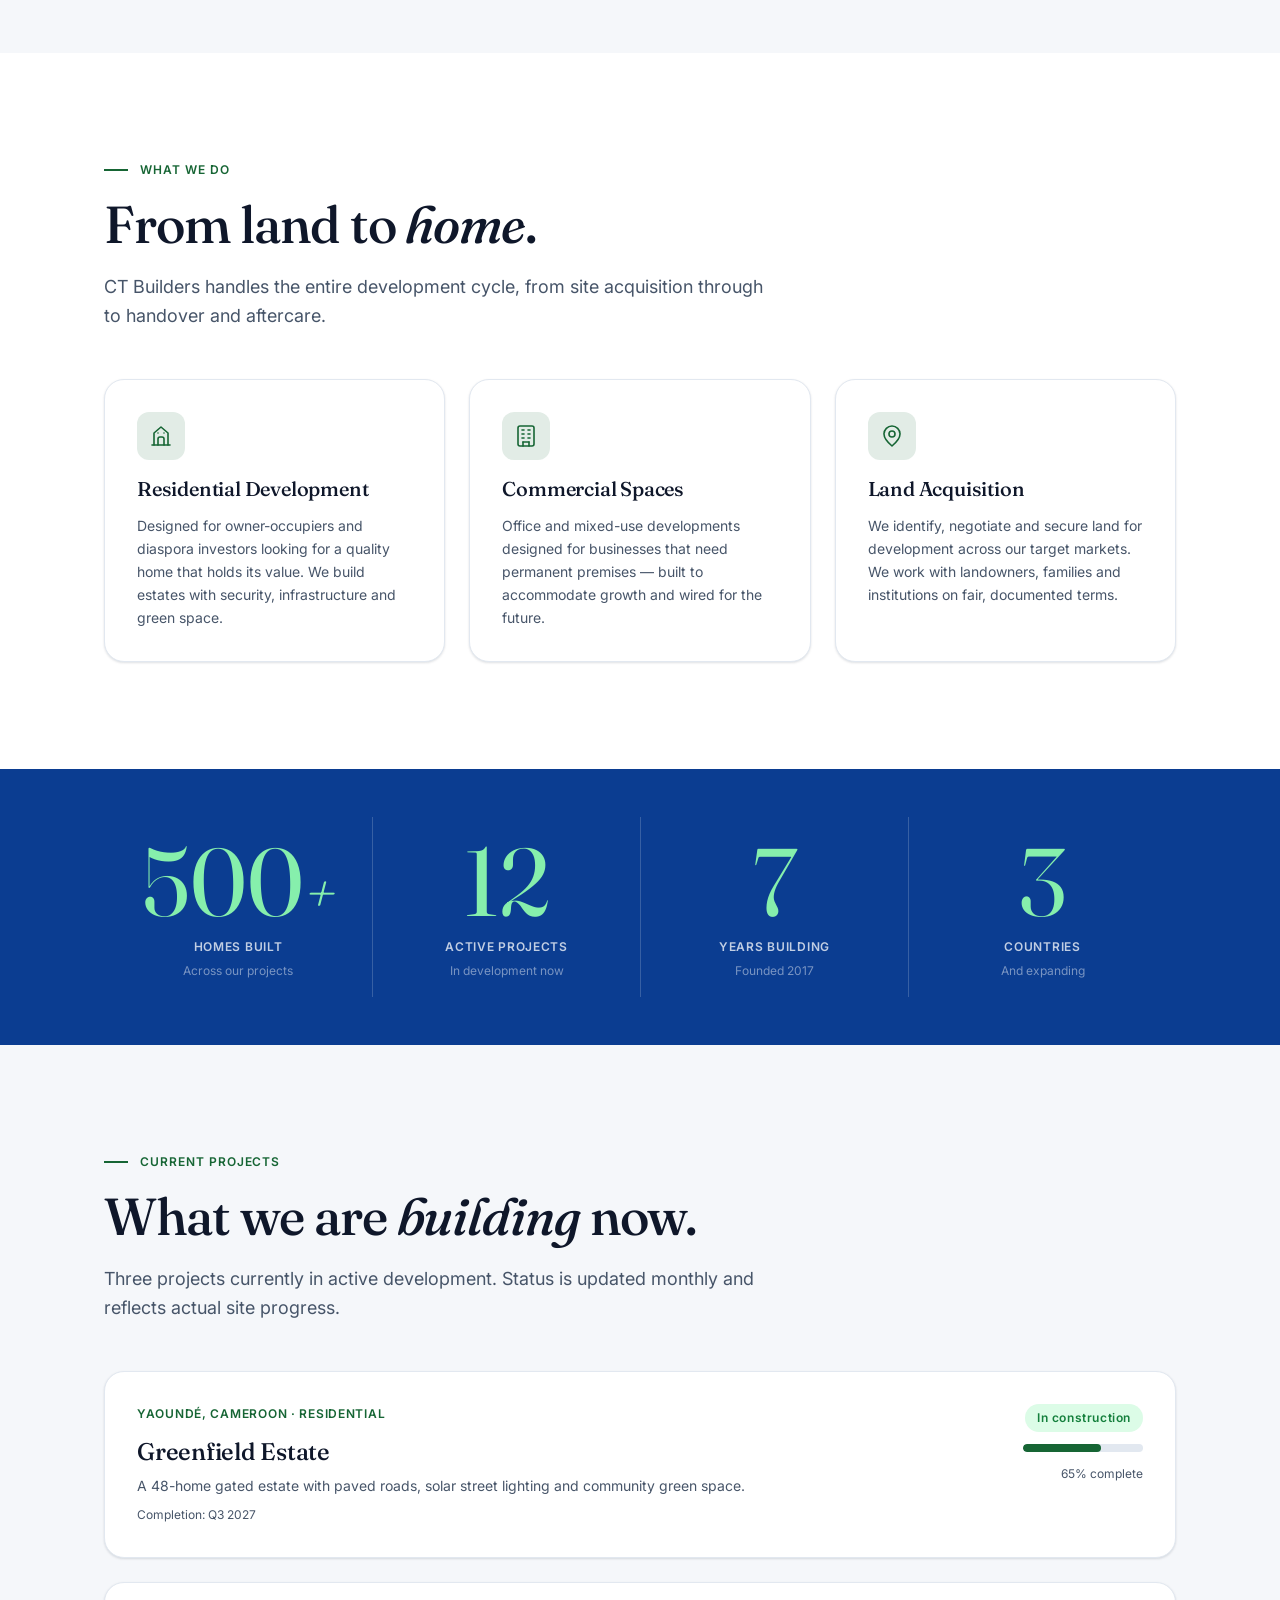
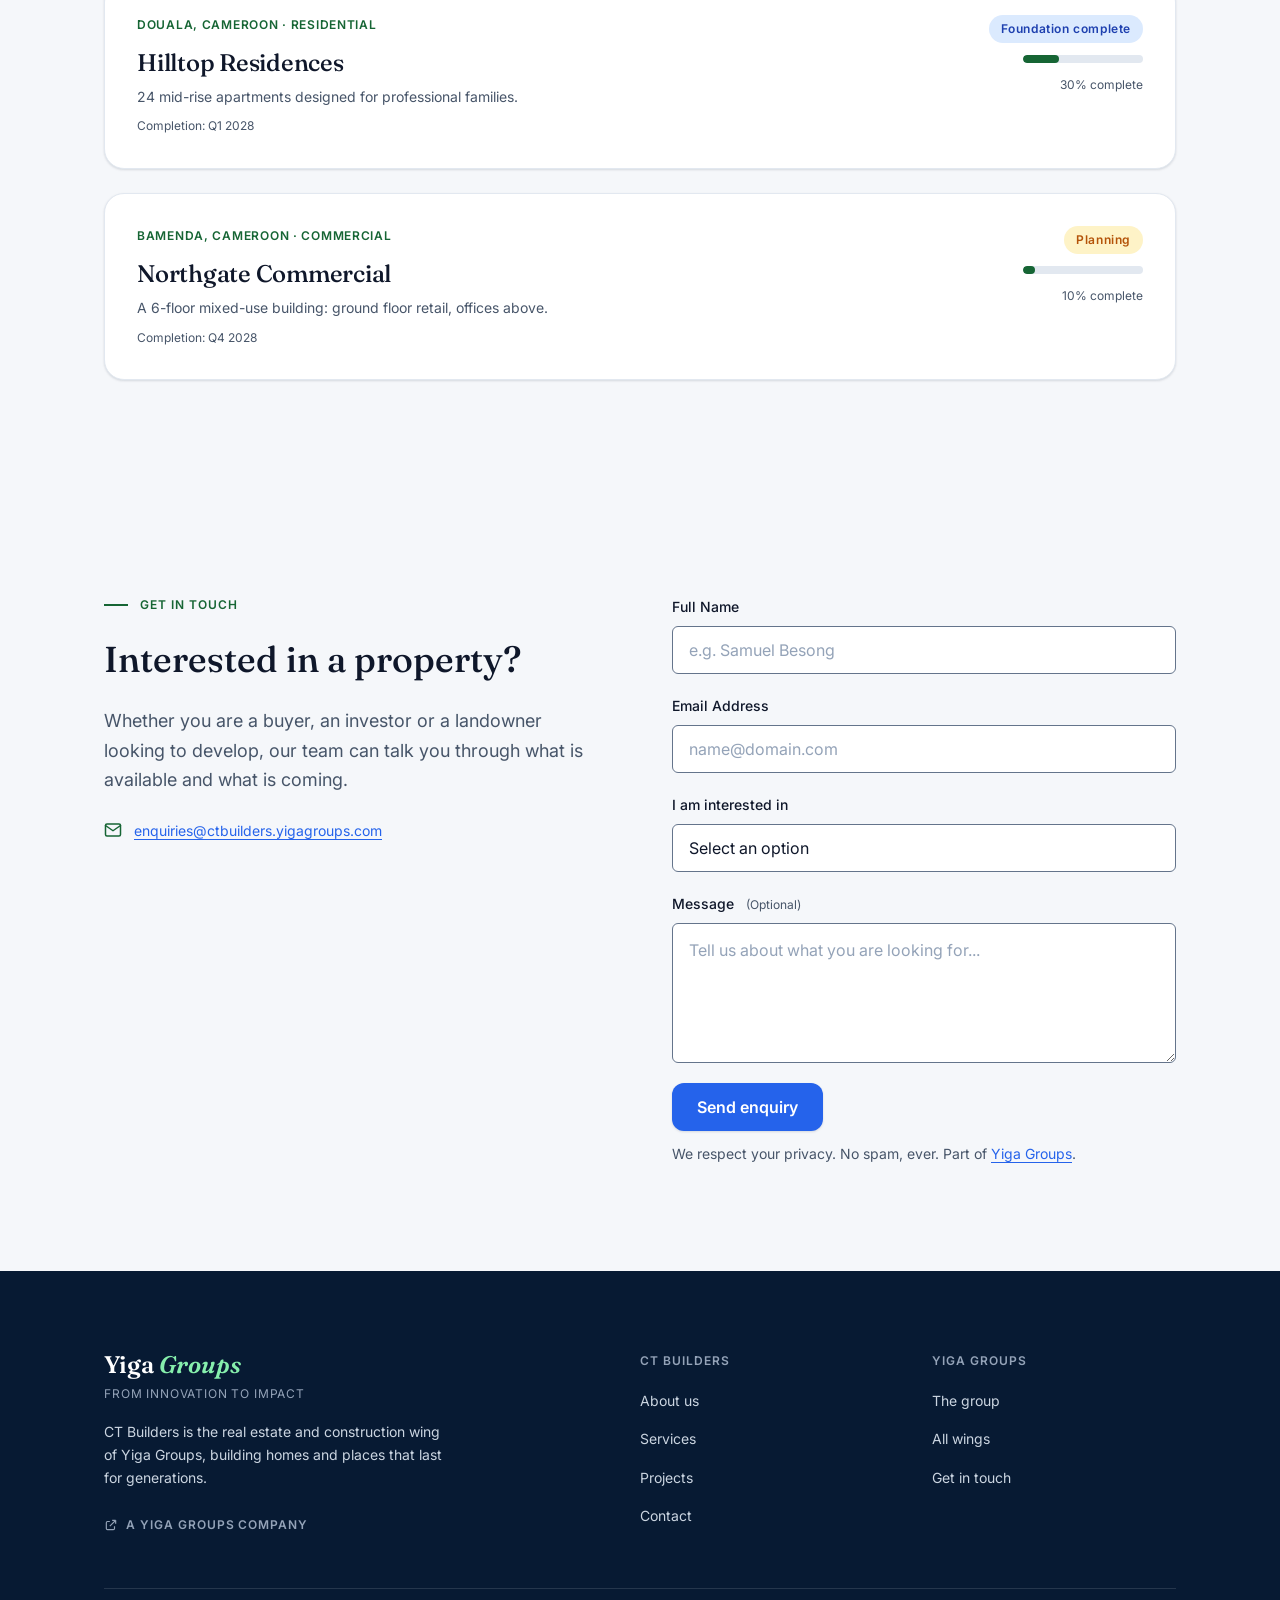
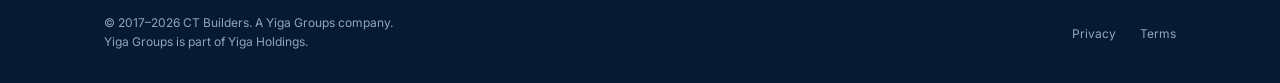
<file: CT Builders/index.html>
<!DOCTYPE html>
<html lang="en">
<head>
  <meta charset="UTF-8">
  <meta name="viewport" content="width=device-width, initial-scale=1.0">
  <title>CT Builders — Homes built to last, for generations | A Yiga Groups company</title>
  <meta name="description" content="CT Builders develops residential and commercial property across Africa. Real assets, built to standard, held for generations.">
  <!-- Open Graph -->
  <meta property="og:title" content="CT Builders — Homes built to last, for generations | A Yiga Groups company">
  <meta property="og:description" content="CT Builders develops residential and commercial property across Africa. Real assets, built to standard, held for generations.">
  <meta property="og:type" content="website">
  <!-- Fonts: Fraunces & Inter ONLY -->
  <link rel="preconnect" href="https://fonts.googleapis.com">
  <link rel="preconnect" href="https://fonts.gstatic.com" crossorigin>
  <link href="https://fonts.googleapis.com/css2?family=Fraunces:ital,opsz,wght@0,9..144,300..700;1,9..144,300..700&family=Inter:ital,wght@0,400..600;1,400..600&display=swap" rel="stylesheet">
  <!-- Styles: shared first, then wing-specific -->
  <link rel="stylesheet" href="../shared/tokens.css">
  <link rel="stylesheet" href="../shared/components.css">
  <link rel="stylesheet" href="styles.css">
</head>
<body data-wing="builders">
  <!-- Skip link -->
  <a class="yg-skip-link" href="#main">Skip to main content</a>

  <!-- NAV -->
  <header>
    <nav class="yg-nav" aria-label="Main navigation">
      <div class="yg-nav__inner">
        <!-- Parent pill (desktop only — hidden by CSS on mobile) -->
        <a class="yg-nav__parent-pill" href="../Yiga Groups/Yiga-Group.html" aria-label="Part of Yiga Groups — visit parent site">
          <svg aria-hidden="true" fill="none" stroke="currentColor" stroke-width="2" viewBox="0 0 24 24"><path d="M3 12l9-9 9 9M5 10v9a1 1 0 001 1h4v-5h4v5h4a1 1 0 001-1v-9"/></svg>
          Part of Yiga Groups
        </a>
        <!-- Wing name -->
        <a class="yg-nav__brand" href="#" aria-current="page">
          <span class="yg-nav__brand-name">CT <em>Builders</em></span>
        </a>
        <!-- Desktop nav links -->
        <ul class="yg-nav__links" role="list">
          <li><a href="#about">About</a></li>
          <li><a href="#services">Services</a></li>
          <li><a href="#projects">Projects</a></li>
          <li><a href="#contact">Contact</a></li>
        </ul>
        <!-- Desktop CTA -->
        <div class="yg-nav__cta">
          <a class="yg-btn yg-btn--primary" href="#contact">Contact Us</a>
        </div>
        <!-- Mobile hamburger -->
        <button class="yg-nav__menu-btn" data-yg-menu-toggle aria-expanded="false" aria-controls="mobile-drawer" aria-label="Open menu">
          <svg aria-hidden="true" fill="none" stroke="currentColor" stroke-width="2" viewBox="0 0 24 24"><path stroke-linecap="round" d="M4 6h16M4 12h16M4 18h16"/></svg>
        </button>
      </div>
    </nav>
  </header>

  <!-- MOBILE OVERLAY + DRAWER -->
  <div class="yg-overlay" data-yg-overlay aria-hidden="true"></div>
  <div class="yg-drawer" id="mobile-drawer" data-yg-drawer role="dialog" aria-modal="true" aria-label="Navigation menu">
    <button class="yg-drawer__close" data-yg-drawer-close aria-label="Close menu">
      <svg aria-hidden="true" fill="none" stroke="currentColor" stroke-width="2" viewBox="0 0 24 24"><path stroke-linecap="round" d="M6 18L18 6M6 6l12 12"/></svg>
    </button>
    <ul class="yg-drawer__links" role="list">
      <li><a href="#about">About</a></li>
      <li><a href="#services">Services</a></li>
      <li><a href="#projects">Projects</a></li>
      <li><a href="#contact">Contact</a></li>
      <li><a href="../Yiga Groups/Yiga-Group.html">Yiga Groups ↗</a></li>
    </ul>
    <div class="yg-drawer__cta">
      <a class="yg-btn yg-btn--primary" href="#contact">Contact Us</a>
    </div>
  </div>

  <main id="main">
    <!-- HERO (Navy) -->
    <section class="yg-hero" aria-label="Introduction">
      <div class="yg-hero__inner">
        <div class="yg-hero__content" data-reveal>
          <p class="yg-hero__kicker">Real Estate · Construction · Development</p>
          <h1 class="yg-h1">Built to <em>last</em>.</h1>
          <p class="yg-hero__lead">We acquire land, develop property and build homes that families can hold for generations. The long view is not a slogan — it is how we work.</p>
          <div class="yg-btn-row">
            <a class="yg-btn yg-btn--primary" href="#projects">View projects</a>
            <a class="yg-btn yg-btn--ghost-white" href="../Yiga Groups/Yiga-Group.html">Meet the group</a>
          </div>
        </div>

        <div class="yg-hero__visual" data-reveal data-delay="1">
          <div class="wing-visual" aria-hidden="true">
            <svg class="arch-svg" viewBox="0 0 420 360" fill="none" xmlns="http://www.w3.org/2000/svg">
              <!-- Blueprint dark background -->
              <rect width="420" height="360" rx="20" fill="#071A33"/>

              <!-- Blueprint faint grid lines -->
              <g stroke="rgba(134,239,172,0.12)" stroke-width="0.5">
                <!-- Horizontal lines every 40px from y=40 to y=320 -->
                <line x1="40" y1="40" x2="380" y2="40"/>
                <line x1="40" y1="80" x2="380" y2="80"/>
                <line x1="40" y1="120" x2="380" y2="120"/>
                <line x1="40" y1="160" x2="380" y2="160"/>
                <line x1="40" y1="200" x2="380" y2="200"/>
                <line x1="40" y1="240" x2="380" y2="240"/>
                <line x1="40" y1="280" x2="380" y2="280"/>
                <line x1="40" y1="320" x2="380" y2="320"/>

                <!-- Vertical lines every 40px from x=40 to x=380 -->
                <line x1="40" y1="40" x2="40" y2="320"/>
                <line x1="80" y1="40" x2="80" y2="320"/>
                <line x1="120" y1="40" x2="120" y2="320"/>
                <line x1="160" y1="40" x2="160" y2="320"/>
                <line x1="200" y1="40" x2="200" y2="320"/>
                <line x1="240" y1="40" x2="240" y2="320"/>
                <line x1="280" y1="40" x2="280" y2="320"/>
                <line x1="320" y1="40" x2="320" y2="320"/>
                <line x1="360" y1="40" x2="360" y2="320"/>
              </g>

              <!-- Sun arc top-right -->
              <path d="M340,60 A40,40 0 0,0 380,60" stroke="#86EFAC" stroke-width="1.5" fill="none"/>
              <path d="M348,60 A32,32 0 0,0 380,60" stroke="rgba(134,239,172,0.4)" stroke-width="1" stroke-dasharray="2 3" fill="none"/>

              <!-- Building 1 (tall narrow apartment block left: x=60, y=80, w=80, h=200) -->
              <rect x="60" y="80" width="80" height="200" fill="none" stroke="#86EFAC" stroke-width="1.5"/>
              <line x1="100" y1="80" x2="100" y2="56" stroke="#86EFAC" stroke-width="1.5"/>
              <circle cx="100" cy="54" r="2" fill="#86EFAC"/>
              <!-- Windows Building 1: 6 rows x 4 cols -->
              <!-- row 1 -->
              <rect x="68" y="96" width="10" height="16" fill="rgba(134,239,172,0.2)"/>
              <rect x="86" y="96" width="10" height="16" fill="rgba(134,239,172,0.2)"/>
              <rect x="104" y="96" width="10" height="16" fill="rgba(134,239,172,0.2)"/>
              <rect x="122" y="96" width="10" height="16" fill="rgba(134,239,172,0.2)"/>
              <!-- row 2 -->
              <rect x="68" y="124" width="10" height="16" fill="rgba(134,239,172,0.2)"/>
              <rect x="86" y="124" width="10" height="16" fill="rgba(134,239,172,0.2)"/>
              <rect x="104" y="124" width="10" height="16" fill="rgba(134,239,172,0.2)"/>
              <rect x="122" y="124" width="10" height="16" fill="rgba(134,239,172,0.2)"/>
              <!-- row 3 -->
              <rect x="68" y="152" width="10" height="16" fill="rgba(134,239,172,0.2)"/>
              <rect x="86" y="152" width="10" height="16" fill="rgba(134,239,172,0.2)"/>
              <rect x="104" y="152" width="10" height="16" fill="rgba(134,239,172,0.2)"/>
              <rect x="122" y="152" width="10" height="16" fill="rgba(134,239,172,0.2)"/>
              <!-- row 4 -->
              <rect x="68" y="180" width="10" height="16" fill="rgba(134,239,172,0.2)"/>
              <rect x="86" y="180" width="10" height="16" fill="rgba(134,239,172,0.2)"/>
              <rect x="104" y="180" width="10" height="16" fill="rgba(134,239,172,0.2)"/>
              <rect x="122" y="180" width="10" height="16" fill="rgba(134,239,172,0.2)"/>
              <!-- row 5 -->
              <rect x="68" y="208" width="10" height="16" fill="rgba(134,239,172,0.2)"/>
              <rect x="86" y="208" width="10" height="16" fill="rgba(134,239,172,0.2)"/>
              <rect x="104" y="208" width="10" height="16" fill="rgba(134,239,172,0.2)"/>
              <rect x="122" y="208" width="10" height="16" fill="rgba(134,239,172,0.2)"/>
              <!-- row 6 -->
              <rect x="68" y="236" width="10" height="16" fill="rgba(134,239,172,0.2)"/>
              <rect x="86" y="236" width="10" height="16" fill="rgba(134,239,172,0.2)"/>
              <rect x="104" y="236" width="10" height="16" fill="rgba(134,239,172,0.2)"/>
              <rect x="122" y="236" width="10" height="16" fill="rgba(134,239,172,0.2)"/>

              <!-- Building 2 (wide lower center: x=160, y=140, w=120, h=140) -->
              <rect x="160" y="140" width="120" height="140" fill="none" stroke="#86EFAC" stroke-width="1.5"/>
              <line x1="156" y1="140" x2="284" y2="140" stroke="#86EFAC" stroke-width="1.5"/>
              <!-- Windows Building 2: 4 rows x 5 cols -->
              <!-- row 1 -->
              <rect x="170" y="156" width="12" height="16" fill="rgba(134,239,172,0.2)"/>
              <rect x="192" y="156" width="12" height="16" fill="rgba(134,239,172,0.2)"/>
              <rect x="214" y="156" width="12" height="16" fill="rgba(134,239,172,0.2)"/>
              <rect x="236" y="156" width="12" height="16" fill="rgba(134,239,172,0.2)"/>
              <rect x="258" y="156" width="12" height="16" fill="rgba(134,239,172,0.2)"/>
              <!-- row 2 -->
              <rect x="170" y="184" width="12" height="16" fill="rgba(134,239,172,0.2)"/>
              <rect x="192" y="184" width="12" height="16" fill="rgba(134,239,172,0.2)"/>
              <rect x="214" y="184" width="12" height="16" fill="rgba(134,239,172,0.2)"/>
              <rect x="236" y="184" width="12" height="16" fill="rgba(134,239,172,0.2)"/>
              <rect x="258" y="184" width="12" height="16" fill="rgba(134,239,172,0.2)"/>
              <!-- row 3 -->
              <rect x="170" y="212" width="12" height="16" fill="rgba(134,239,172,0.2)"/>
              <rect x="192" y="212" width="12" height="16" fill="rgba(134,239,172,0.2)"/>
              <rect x="214" y="212" width="12" height="16" fill="rgba(134,239,172,0.2)"/>
              <rect x="236" y="212" width="12" height="16" fill="rgba(134,239,172,0.2)"/>
              <rect x="258" y="212" width="12" height="16" fill="rgba(134,239,172,0.2)"/>
              <!-- row 4 -->
              <rect x="170" y="240" width="12" height="16" fill="rgba(134,239,172,0.2)"/>
              <rect x="192" y="240" width="12" height="16" fill="rgba(134,239,172,0.2)"/>
              <rect x="214" y="240" width="12" height="16" fill="rgba(134,239,172,0.2)"/>
              <rect x="236" y="240" width="12" height="16" fill="rgba(134,239,172,0.2)"/>
              <rect x="258" y="240" width="12" height="16" fill="rgba(134,239,172,0.2)"/>

              <!-- Building 3 (medium right: x=300, y=110, w=70, h=170) -->
              <rect x="300" y="110" width="70" height="170" fill="none" stroke="#86EFAC" stroke-width="1.5"/>
              <line x1="296" y1="110" x2="374" y2="110" stroke="#86EFAC" stroke-width="1.5"/>
              <!-- Windows Building 3: 5 rows x 3 cols -->
              <!-- row 1 -->
              <rect x="310" y="126" width="10" height="16" fill="rgba(134,239,172,0.2)"/>
              <rect x="330" y="126" width="10" height="16" fill="rgba(134,239,172,0.2)"/>
              <rect x="350" y="126" width="10" height="16" fill="rgba(134,239,172,0.2)"/>
              <!-- row 2 -->
              <rect x="310" y="154" width="10" height="16" fill="rgba(134,239,172,0.2)"/>
              <rect x="330" y="154" width="10" height="16" fill="rgba(134,239,172,0.2)"/>
              <rect x="350" y="154" width="10" height="16" fill="rgba(134,239,172,0.2)"/>
              <!-- row 3 -->
              <rect x="310" y="182" width="10" height="16" fill="rgba(134,239,172,0.2)"/>
              <rect x="330" y="182" width="10" height="16" fill="rgba(134,239,172,0.2)"/>
              <rect x="350" y="182" width="10" height="16" fill="rgba(134,239,172,0.2)"/>
              <!-- row 4 -->
              <rect x="310" y="210" width="10" height="16" fill="rgba(134,239,172,0.2)"/>
              <rect x="330" y="210" width="10" height="16" fill="rgba(134,239,172,0.2)"/>
              <rect x="350" y="210" width="10" height="16" fill="rgba(134,239,172,0.2)"/>
              <!-- row 5 -->
              <rect x="310" y="238" width="10" height="16" fill="rgba(134,239,172,0.2)"/>
              <rect x="330" y="238" width="10" height="16" fill="rgba(134,239,172,0.2)"/>
              <rect x="350" y="238" width="10" height="16" fill="rgba(134,239,172,0.2)"/>

              <!-- Ground baseline line from 40,280 to 380,280 -->
              <line x1="40" y1="280" x2="380" y2="280" stroke="#86EFAC" stroke-width="1.5"/>

              <!-- Small artist's impression label text -->
              <text x="210" y="348" font-size="8" fill="rgba(134,239,172,0.4)" font-family="Inter, sans-serif" letter-spacing="0.16em" text-anchor="middle">CT BUILDERS — ARTIST&apos;S IMPRESSION</text>
            </svg>
          </div>
        </div>
      </div>
    </section>

    <!-- ABOUT SECTION (Mist) -->
    <section id="about" class="yg-section yg-section--mist" aria-label="About CT Builders">
      <div class="yg-wrap">
        <div class="yg-section-header" data-reveal>
          <div class="yg-kicker">Our philosophy</div>
          <h2 class="yg-h2">We build what <em>endures</em>.</h2>
          <p class="yg-lead">CT Builders takes the long view on property — real assets, built to standard, held for generations rather than flipped for a quarter. Every project is a commitment we make to the families who will live in it.</p>
        </div>

        <div class="yg-card-grid">
          <article class="yg-card" data-reveal data-delay="1">
            <div class="yg-card__icon" aria-hidden="true">
              <svg viewBox="0 0 24 24" width="24" height="24" fill="none" stroke="currentColor" stroke-width="1.6" stroke-linecap="round" stroke-linejoin="round"><path d="M3 9l9-7 9 7v11a2 2 0 0 1-2 2H5a2 2 0 0 1-2-2z"></path><polyline points="9 22 9 12 15 12 15 22"></polyline></svg>
            </div>
            <p class="yg-card__num">01</p>
            <h3 class="yg-card__title">Quality first</h3>
            <p class="yg-card__body">We do not cut corners. Materials are specified correctly, structures are engineered properly, and finishes are held to a standard that survives a decade of use.</p>
          </article>

          <article class="yg-card" data-reveal data-delay="2">
            <div class="yg-card__icon" aria-hidden="true">
              <svg viewBox="0 0 24 24" width="24" height="24" fill="none" stroke="currentColor" stroke-width="1.6" stroke-linecap="round" stroke-linejoin="round"><circle cx="12" cy="12" r="10"></circle><polyline points="12 6 12 12 16 14"></polyline></svg>
            </div>
            <p class="yg-card__num">02</p>
            <h3 class="yg-card__title">Delivered honestly</h3>
            <p class="yg-card__body">Project timelines are published and updated. Render images are labelled 'Artist's impression'. Site photos show the real progress, updated monthly.</p>
          </article>

          <article class="yg-card" data-reveal data-delay="3">
            <div class="yg-card__icon" aria-hidden="true">
              <svg viewBox="0 0 24 24" width="24" height="24" fill="none" stroke="currentColor" stroke-width="1.6" stroke-linecap="round" stroke-linejoin="round"><polyline points="23 6 13.5 15.5 8.5 10.5 1 18"></polyline><polyline points="17 6 23 6 23 12"></polyline></svg>
            </div>
            <p class="yg-card__num">03</p>
            <h3 class="yg-card__title">Value over time</h3>
            <p class="yg-card__body">We select locations for their long-term trajectory — not the next two years, but the next twenty. Real estate builds wealth slowly. We are patient.</p>
          </article>
        </div>
      </div>
    </section>

    <!-- SERVICES SECTION (White) -->
    <section id="services" class="yg-section yg-section--white" aria-label="Our services">
      <div class="yg-wrap">
        <div class="yg-section-header" data-reveal>
          <div class="yg-kicker">What we do</div>
          <h2 class="yg-h2">From land to <em>home</em>.</h2>
          <p class="yg-lead">CT Builders handles the entire development cycle, from site acquisition through to handover and aftercare.</p>
        </div>

        <div class="yg-card-grid">
          <article class="yg-card" data-reveal data-delay="1">
            <div class="yg-card__icon" aria-hidden="true">
              <svg viewBox="0 0 24 24" width="24" height="24" fill="none" stroke="currentColor" stroke-width="1.6" stroke-linecap="round" stroke-linejoin="round"><path d="M3 21h18"></path><path d="M5 21V9l7-6 7 6v12"></path><path d="M9 21v-6a2 2 0 0 1 2-2h2a2 2 0 0 1 2 2v6"></path><path d="M9 9h.01M15 9h.01"></path></svg>
            </div>
            <h3 class="yg-card__title">Residential Development</h3>
            <p class="yg-card__body">Designed for owner-occupiers and diaspora investors looking for a quality home that holds its value. We build estates with security, infrastructure and green space.</p>
          </article>

          <article class="yg-card" data-reveal data-delay="2">
            <div class="yg-card__icon" aria-hidden="true">
              <svg viewBox="0 0 24 24" width="24" height="24" fill="none" stroke="currentColor" stroke-width="1.6" stroke-linecap="round" stroke-linejoin="round"><rect x="4" y="2" width="16" height="20" rx="2"></rect><line x1="9" y1="22" x2="9" y2="18"></line><line x1="15" y1="22" x2="15" y2="18"></line><line x1="9" y1="18" x2="15" y2="18"></line><line x1="8" y1="6" x2="10" y2="6"></line><line x1="14" y1="6" x2="16" y2="6"></line><line x1="8" y1="10" x2="10" y2="10"></line><line x1="14" y1="10" x2="16" y2="10"></line><line x1="8" y1="14" x2="10" y2="14"></line><line x1="14" y1="14" x2="16" y2="14"></line></svg>
            </div>
            <h3 class="yg-card__title">Commercial Spaces</h3>
            <p class="yg-card__body">Office and mixed-use developments designed for businesses that need permanent premises — built to accommodate growth and wired for the future.</p>
          </article>

          <article class="yg-card" data-reveal data-delay="3">
            <div class="yg-card__icon" aria-hidden="true">
              <svg viewBox="0 0 24 24" width="24" height="24" fill="none" stroke="currentColor" stroke-width="1.6" stroke-linecap="round" stroke-linejoin="round"><path d="M12 2a8 8 0 0 0-8 8c0 5.25 8 12 8 12s8-6.75 8-12a8 8 0 0 0-8-8z"></path><circle cx="12" cy="10" r="3"></circle></svg>
            </div>
            <h3 class="yg-card__title">Land Acquisition</h3>
            <p class="yg-card__body">We identify, negotiate and secure land for development across our target markets. We work with landowners, families and institutions on fair, documented terms.</p>
          </article>
        </div>
      </div>
    </section>

    <!-- STATS (Royal Blue) -->
    <section class="yg-stats" aria-label="Key numbers and statistics">
      <div class="yg-stats__grid">
        <div class="yg-stat" data-reveal>
          <span class="yg-stat__num" aria-label="500 plus homes built"><span data-count="500">500</span><span class="yg-stat__suffix">+</span></span>
          <span class="yg-stat__label">Homes built</span>
          <span class="yg-stat__context">Across our projects</span>
        </div>
        <div class="yg-stat" data-reveal data-delay="1">
          <span class="yg-stat__num" aria-label="12 active projects"><span data-count="12">12</span></span>
          <span class="yg-stat__label">Active projects</span>
          <span class="yg-stat__context">In development now</span>
        </div>
        <div class="yg-stat" data-reveal data-delay="2">
          <span class="yg-stat__num" aria-label="7 years building"><span data-count="7">7</span></span>
          <span class="yg-stat__label">Years building</span>
          <span class="yg-stat__context">Founded 2017</span>
        </div>
        <div class="yg-stat" data-reveal data-delay="3">
          <span class="yg-stat__num" aria-label="3 countries"><span data-count="3">3</span></span>
          <span class="yg-stat__label">Countries</span>
          <span class="yg-stat__context">And expanding</span>
        </div>
      </div>
    </section>

    <!-- UNIQUE SECTION — CURRENT PROJECTS (Mist) -->
    <section id="projects" class="yg-section yg-section--mist" aria-label="Current projects">
      <div class="yg-wrap">
        <div class="yg-section-header" data-reveal>
          <div class="yg-kicker">Current projects</div>
          <h2 class="yg-h2">What we are <em>building</em> now.</h2>
          <p class="yg-lead">Three projects currently in active development. Status is updated monthly and reflects actual site progress.</p>
        </div>

        <div class="project-grid">
          <!-- Project 1 -->
          <article class="project-card" data-reveal data-delay="1">
            <div class="project-card__info">
              <p class="project-card__meta">Yaoundé, Cameroon · Residential</p>
              <h3 class="project-card__title">Greenfield Estate</h3>
              <p class="project-card__desc">A 48-home gated estate with paved roads, solar street lighting and community green space.</p>
              <p class="project-card__completion">Completion: Q3 2027</p>
            </div>
            <div class="project-status">
              <span class="project-badge project-badge--active">In construction</span>
              <div class="progress-bar" role="progressbar" aria-valuenow="65" aria-valuemin="0" aria-valuemax="100" aria-label="Greenfield Estate progress: 65%">
                <div class="progress-bar__fill" data-width="65%" style="width: 0;"></div>
              </div>
              <span class="progress-label">65% complete</span>
            </div>
          </article>

          <!-- Project 2 -->
          <article class="project-card" data-reveal data-delay="2">
            <div class="project-card__info">
              <p class="project-card__meta">Douala, Cameroon · Residential</p>
              <h3 class="project-card__title">Hilltop Residences</h3>
              <p class="project-card__desc">24 mid-rise apartments designed for professional families.</p>
              <p class="project-card__completion">Completion: Q1 2028</p>
            </div>
            <div class="project-status">
              <span class="project-badge project-badge--foundation">Foundation complete</span>
              <div class="progress-bar" role="progressbar" aria-valuenow="30" aria-valuemin="0" aria-valuemax="100" aria-label="Hilltop Residences progress: 30%">
                <div class="progress-bar__fill" data-width="30%" style="width: 0;"></div>
              </div>
              <span class="progress-label">30% complete</span>
            </div>
          </article>

          <!-- Project 3 -->
          <article class="project-card" data-reveal data-delay="3">
            <div class="project-card__info">
              <p class="project-card__meta">Bamenda, Cameroon · Commercial</p>
              <h3 class="project-card__title">Northgate Commercial</h3>
              <p class="project-card__desc">A 6-floor mixed-use building: ground floor retail, offices above.</p>
              <p class="project-card__completion">Completion: Q4 2028</p>
            </div>
            <div class="project-status">
              <span class="project-badge project-badge--planning">Planning</span>
              <div class="progress-bar" role="progressbar" aria-valuenow="10" aria-valuemin="0" aria-valuemax="100" aria-label="Northgate Commercial progress: 10%">
                <div class="progress-bar__fill" data-width="10%" style="width: 0;"></div>
              </div>
              <span class="progress-label">10% complete</span>
            </div>
          </article>
        </div>
      </div>
    </section>

    <!-- CONTACT SECTION (Mist) -->
    <section id="contact" class="yg-section yg-section--mist" aria-label="Contact CT Builders">
      <div class="yg-wrap">
        <div class="yg-contact-layout">
          <!-- Left side: Contact info -->
          <div class="yg-contact-info" data-reveal>
            <div class="yg-kicker">Get in touch</div>
            <h2 class="yg-contact-info__title">Interested in a property?</h2>
            <p class="yg-contact-info__body">Whether you are a buyer, an investor or a landowner looking to develop, our team can talk you through what is available and what is coming.</p>
            <div class="yg-contact-info__item">
              <svg viewBox="0 0 24 24" fill="none" stroke="currentColor" stroke-width="2" stroke-linecap="round" stroke-linejoin="round" aria-hidden="true"><path d="M4 4h16c1.1 0 2 .9 2 2v12c0 1.1-.9 2-2 2H4c-1.1 0-2-.9-2-2V6c0-1.1.9-2 2-2z"></path><polyline points="22,6 12,13 2,6"></polyline></svg>
              <a href="mailto:enquiries@ctbuilders.yigagroups.com">enquiries@ctbuilders.yigagroups.com</a>
            </div>
          </div>

          <!-- Right side: Contact form -->
          <div data-reveal data-delay="1">
            <form class="yg-form" data-yg-form action="#" method="post">
              <div class="yg-field">
                <label class="yg-label" for="contact-name">Full Name</label>
                <input class="yg-input" type="text" id="contact-name" name="name" required autocomplete="name" placeholder="e.g. Samuel Besong">
              </div>

              <div class="yg-field">
                <label class="yg-label" for="contact-email">Email Address</label>
                <input class="yg-input" type="email" id="contact-email" name="email" required autocomplete="email" placeholder="name@domain.com">
              </div>

              <div class="yg-field">
                <label class="yg-label" for="contact-interest">I am interested in</label>
                <select class="yg-select" id="contact-interest" name="interest" required>
                  <option value="" disabled selected>Select an option</option>
                  <option value="buying">Buying a home</option>
                  <option value="investing">Investing</option>
                  <option value="land">Land partnership</option>
                  <option value="general">General enquiry</option>
                </select>
              </div>

              <div class="yg-field">
                <label class="yg-label" for="contact-message">Message <span class="yg-label__opt">(Optional)</span></label>
                <textarea class="yg-textarea" id="contact-message" name="message" rows="4" placeholder="Tell us about what you are looking for..."></textarea>
              </div>

              <button type="submit" class="yg-btn yg-btn--primary">Send enquiry</button>
              <p class="yg-form__privacy">We respect your privacy. No spam, ever. Part of <a href="../Yiga Groups/Yiga-Group.html">Yiga Groups</a>.</p>
            </form>
          </div>
        </div>
      </div>
    </section>
  </main>

  <!-- FOOTER -->
  <footer class="yg-footer" aria-label="Site footer">
    <div class="yg-footer__inner">
      <div class="yg-footer__grid">
        <!-- Brand col -->
        <div>
          <p class="yg-footer__brand-name">Yiga <em>Groups</em></p>
          <p class="yg-footer__brand-descriptor">From Innovation to Impact</p>
          <p class="yg-footer__brand-desc">CT Builders is the real estate and construction wing of Yiga Groups, building homes and places that last for generations.</p>
          <a class="yg-footer__parent-link" href="../Yiga Groups/Yiga-Group.html">
            <svg aria-hidden="true" fill="none" stroke="currentColor" stroke-width="2" viewBox="0 0 24 24" width="14" height="14"><path d="M10 6H6a2 2 0 00-2 2v10a2 2 0 002 2h10a2 2 0 002-2v-4M14 4h6m0 0v6m0-6L10 14"/></svg>
            A Yiga Groups company
          </a>
        </div>
        <!-- Links col 1 -->
        <div>
          <p class="yg-footer__col-title">CT Builders</p>
          <ul class="yg-footer__links">
            <li><a href="#about">About us</a></li>
            <li><a href="#services">Services</a></li>
            <li><a href="#projects">Projects</a></li>
            <li><a href="#contact">Contact</a></li>
          </ul>
        </div>
        <!-- Links col 2 -->
        <div>
          <p class="yg-footer__col-title">Yiga Groups</p>
          <ul class="yg-footer__links">
            <li><a href="../Yiga Groups/Yiga-Group.html">The group</a></li>
            <li><a href="../Yiga Groups/Yiga-Group.html#wings">All wings</a></li>
            <li><a href="../Yiga Groups/Yiga-Group.html#contact">Get in touch</a></li>
          </ul>
        </div>
      </div>
      <div class="yg-footer__bottom">
        <p class="yg-footer__copyright">
          © 2017–<span data-year></span> CT Builders. A Yiga Groups company.<br>
          Yiga Groups is part of Yiga Holdings.
        </p>
        <ul class="yg-footer__legal">
          <li><a href="#">Privacy</a></li>
          <li><a href="#">Terms</a></li>
        </ul>
      </div>
    </div>
  </footer>

  <!-- Scripts: shared first, then wing-specific -->
  <script src="../shared/base.js" defer></script>
  <script src="script.js" defer></script>
</body>
</html>
</file>
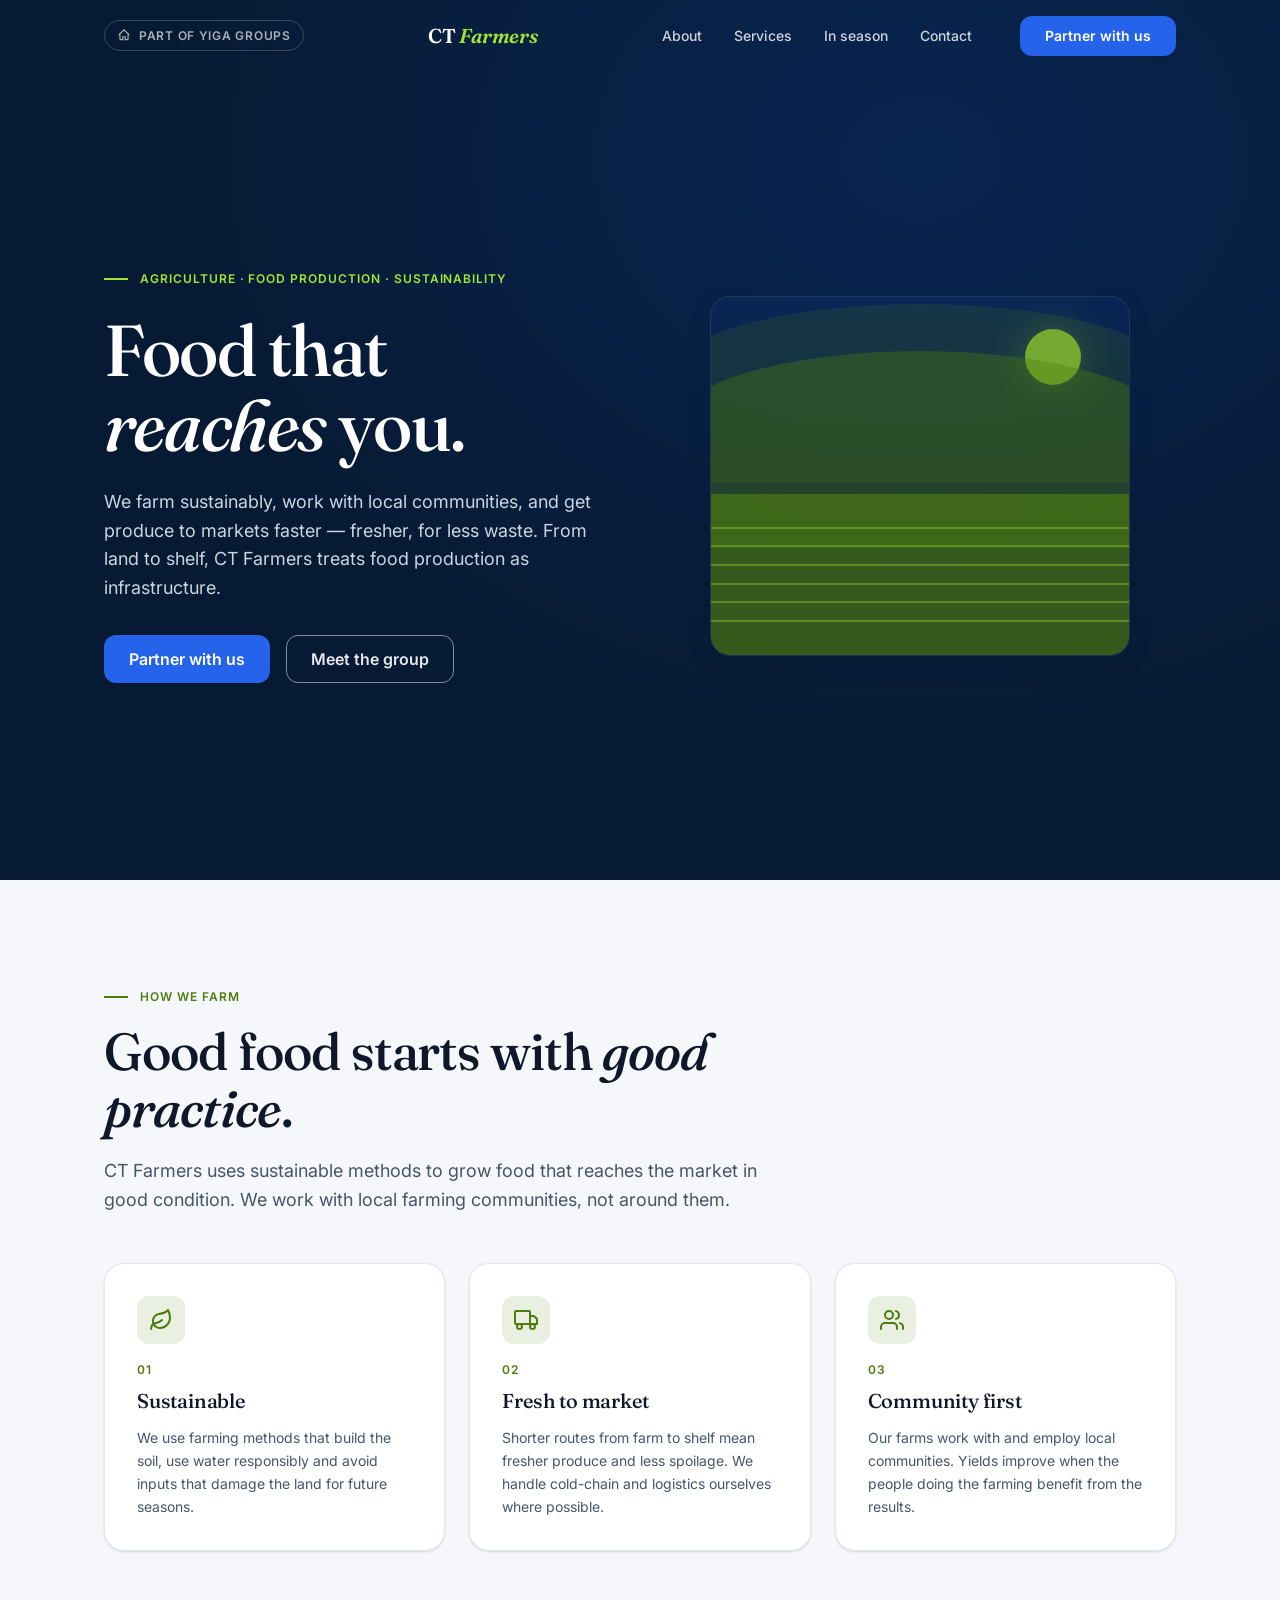
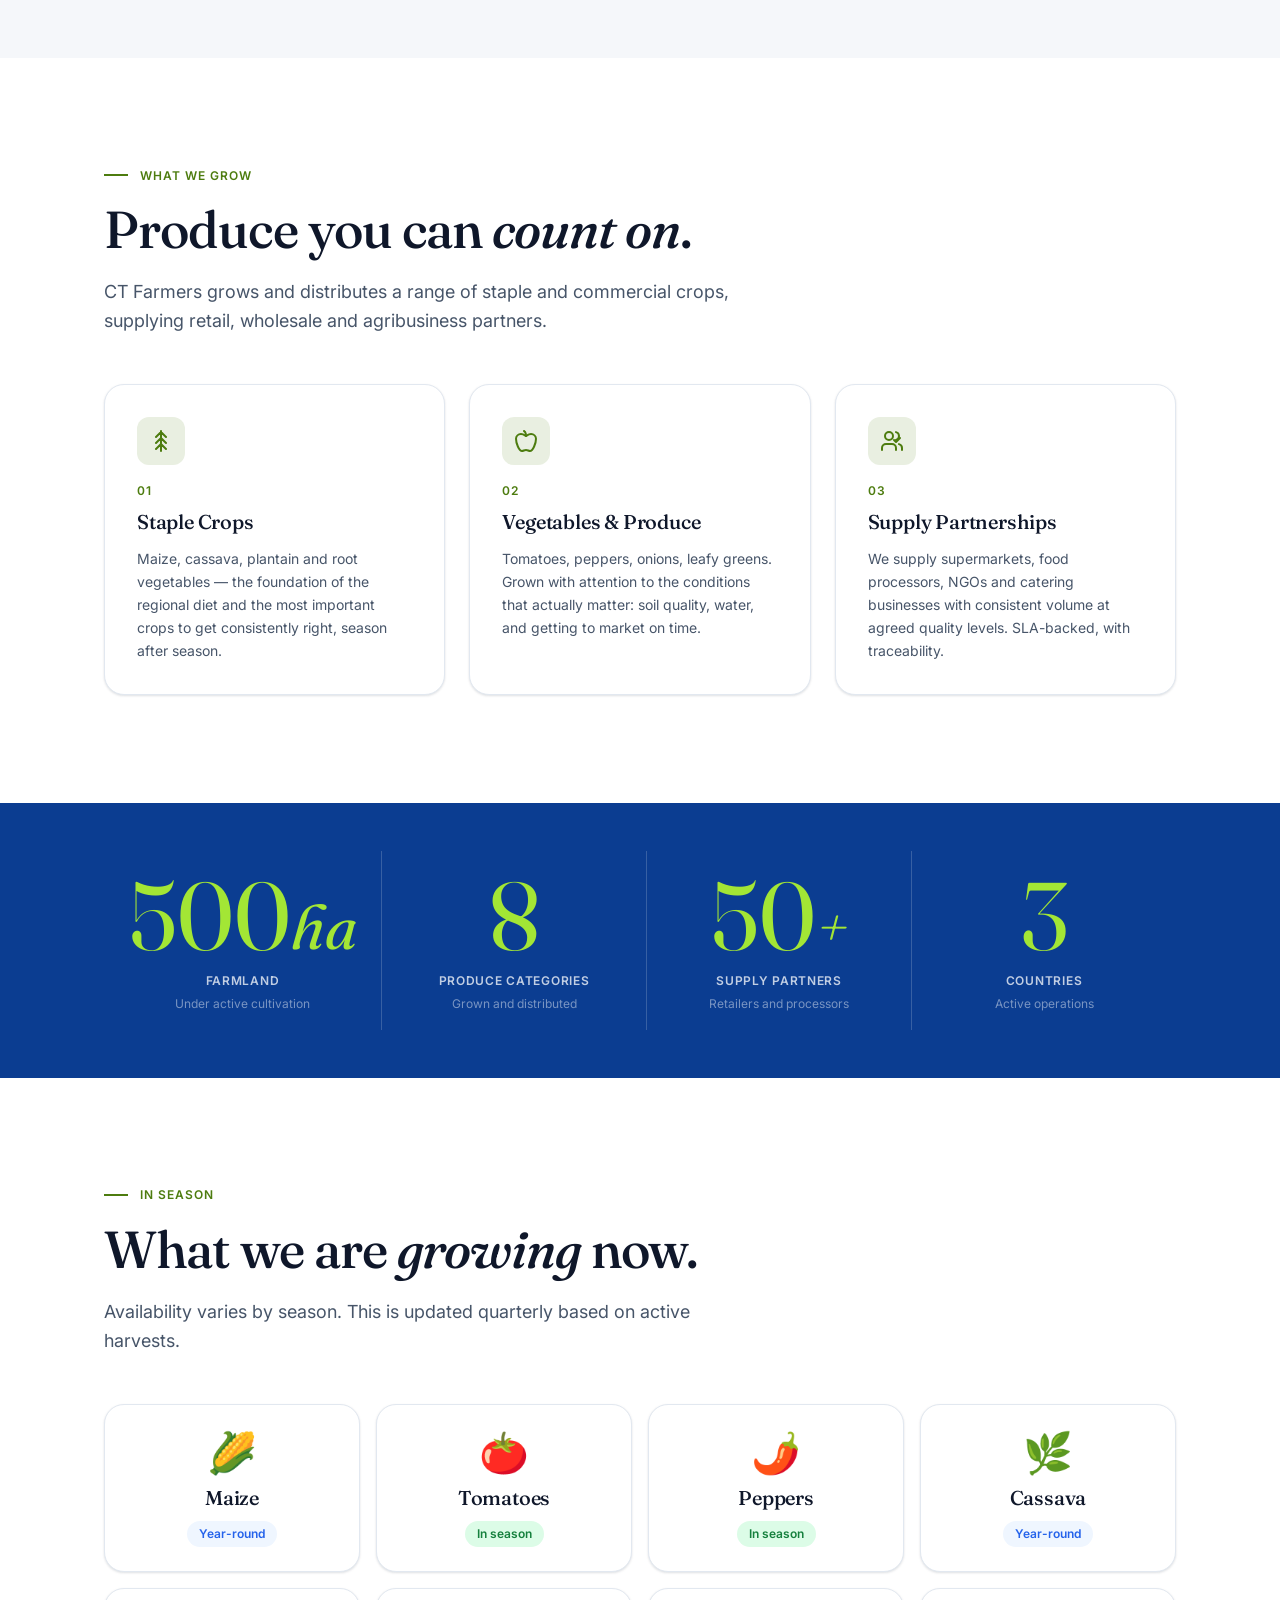
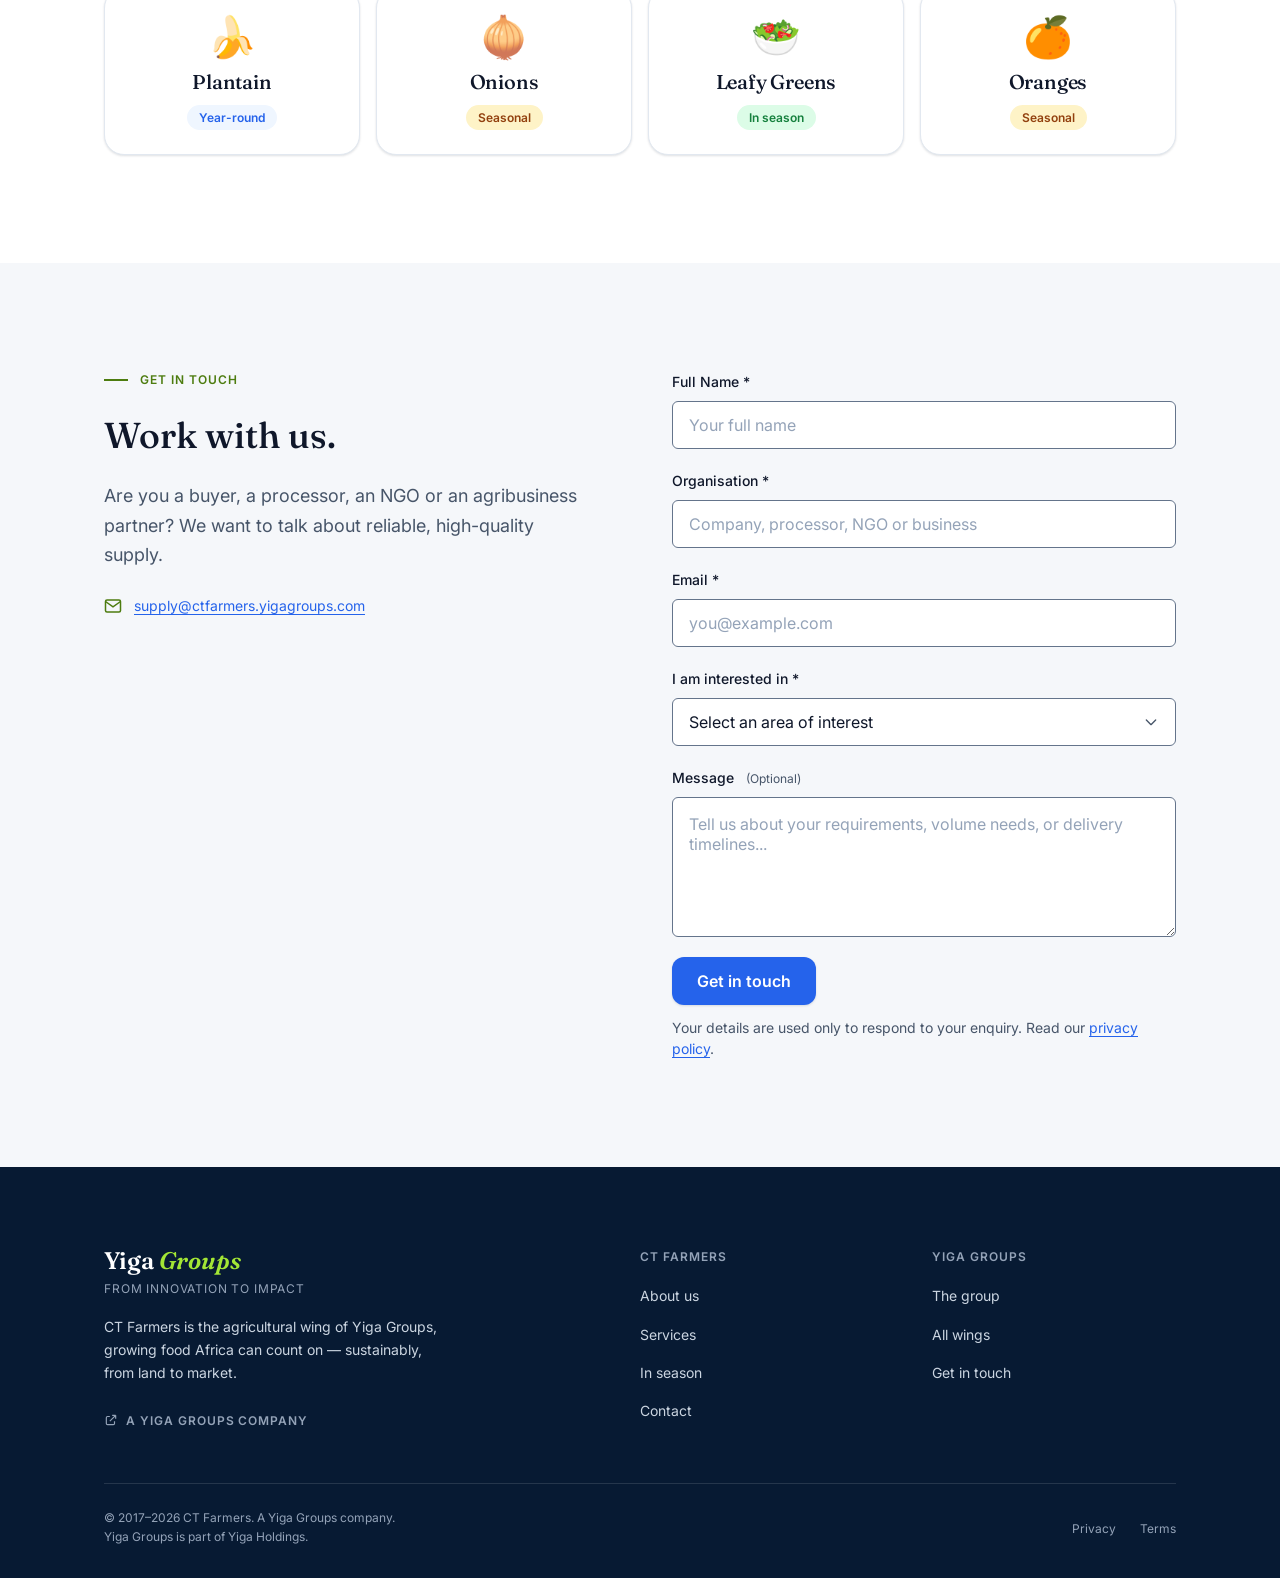
<file: CT Farmers/index.html>
<!DOCTYPE html>
<html lang="en">
<head>
  <meta charset="UTF-8">
  <meta name="viewport" content="width=device-width, initial-scale=1.0">
  <title>CT Farmers — Sustainable food production across Africa | A Yiga Groups company</title>
  <meta name="description" content="CT Farmers grows food Africa can count on. Sustainable, innovation-led farming from land to yield — fresher produce, less waste.">

  <!-- Open Graph -->
  <meta property="og:title" content="CT Farmers — Sustainable food production across Africa | A Yiga Groups company">
  <meta property="og:description" content="CT Farmers grows food Africa can count on. Sustainable, innovation-led farming from land to yield — fresher produce, less waste.">
  <meta property="og:type" content="website">

  <!-- Fonts -->
  <link rel="preconnect" href="https://fonts.googleapis.com">
  <link rel="preconnect" href="https://fonts.gstatic.com" crossorigin>
  <link href="https://fonts.googleapis.com/css2?family=Fraunces:ital,opsz,wght@0,9..144,300..700;1,9..144,300..700&family=Inter:ital,wght@0,400..600;1,400..600&display=swap" rel="stylesheet">

  <!-- Styles: shared first, then wing-specific -->
  <link rel="stylesheet" href="../shared/tokens.css">
  <link rel="stylesheet" href="../shared/components.css">
  <link rel="stylesheet" href="styles.css">
</head>
<body data-wing="farmers">
  <!-- Skip link -->
  <a class="yg-skip-link" href="#main">Skip to main content</a>

  <!-- NAVIGATION -->
  <header>
    <nav class="yg-nav" aria-label="Main navigation">
      <div class="yg-nav__inner">
        <!-- Parent pill (desktop only — hidden by CSS on mobile) -->
        <a class="yg-nav__parent-pill" href="../Yiga Groups/Yiga-Group.html" aria-label="Part of Yiga Groups — visit parent site">
          <svg aria-hidden="true" fill="none" stroke="currentColor" stroke-width="2" viewBox="0 0 24 24"><path d="M3 12l9-9 9 9M5 10v9a1 1 0 001 1h4v-5h4v5h4a1 1 0 001-1v-9"/></svg>
          Part of Yiga Groups
        </a>

        <!-- Wing name -->
        <a class="yg-nav__brand" href="#" aria-current="page">
          <span class="yg-nav__brand-name">CT <em>Farmers</em></span>
        </a>

        <!-- Desktop nav links -->
        <ul class="yg-nav__links" role="list">
          <li><a href="#about">About</a></li>
          <li><a href="#services">Services</a></li>
          <li><a href="#produce">In season</a></li>
          <li><a href="#contact">Contact</a></li>
        </ul>

        <!-- Desktop CTA -->
        <div class="yg-nav__cta">
          <a class="yg-btn yg-btn--primary" href="#contact">Partner with us</a>
        </div>

        <!-- Mobile hamburger -->
        <button class="yg-nav__menu-btn" data-yg-menu-toggle aria-expanded="false" aria-controls="mobile-drawer" aria-label="Open menu">
          <svg aria-hidden="true" fill="none" stroke="currentColor" stroke-width="2" viewBox="0 0 24 24"><path stroke-linecap="round" d="M4 6h16M4 12h16M4 18h16"/></svg>
        </button>
      </div>
    </nav>
  </header>

  <!-- MOBILE OVERLAY + DRAWER -->
  <div class="yg-overlay" data-yg-overlay aria-hidden="true"></div>
  <div class="yg-drawer" id="mobile-drawer" data-yg-drawer role="dialog" aria-modal="true" aria-label="Navigation menu">
    <button class="yg-drawer__close" data-yg-drawer-close aria-label="Close menu">
      <svg aria-hidden="true" fill="none" stroke="currentColor" stroke-width="2" viewBox="0 0 24 24"><path stroke-linecap="round" d="M6 18L18 6M6 6l12 12"/></svg>
    </button>
    <ul class="yg-drawer__links" role="list">
      <li><a href="#about">About</a></li>
      <li><a href="#services">Services</a></li>
      <li><a href="#produce">In season</a></li>
      <li><a href="#contact">Contact</a></li>
      <li><a href="../Yiga Groups/Yiga-Group.html">Yiga Groups ↗</a></li>
    </ul>
    <div class="yg-drawer__cta">
      <a class="yg-btn yg-btn--primary" href="#contact">Partner with us</a>
    </div>
  </div>

  <!-- MAIN CONTENT -->
  <main id="main">
    <!-- HERO (Navy) -->
    <section class="yg-hero" id="hero" aria-label="Introduction">
      <div class="yg-hero__inner">
        <div class="yg-hero__content" data-reveal>
          <p class="yg-hero__kicker">Agriculture · Food Production · Sustainability</p>
          <h1>Food that <em>reaches</em> you.</h1>
          <p class="yg-hero__lead">We farm sustainably, work with local communities, and get produce to markets faster — fresher, for less waste. From land to shelf, CT Farmers treats food production as infrastructure.</p>
          <div class="yg-btn-row">
            <a class="yg-btn yg-btn--primary" href="#contact">Partner with us</a>
            <a class="yg-btn yg-btn--ghost-white" href="../Yiga Groups/Yiga-Group.html">Meet the group</a>
          </div>
        </div>

        <div class="yg-hero__visual" data-reveal data-delay="1">
          <div class="wing-visual" aria-hidden="true">
            <div class="farm-sky"></div>
            <div class="farm-sun"></div>
            <div class="farm-hill farm-hill--back"></div>
            <div class="farm-hill farm-hill--mid"></div>
            <div class="farm-hill farm-hill--front">
              <div class="farm-row"></div>
              <div class="farm-row"></div>
              <div class="farm-row"></div>
              <div class="farm-row"></div>
              <div class="farm-row"></div>
              <div class="farm-row"></div>
            </div>
          </div>
        </div>
      </div>
    </section>

    <!-- ABOUT SECTION (Mist) -->
    <section class="yg-section yg-section--mist" id="about" aria-labelledby="about-heading">
      <div class="yg-wrap">
        <header class="yg-section-header" data-reveal>
          <p class="yg-kicker">How we farm</p>
          <h2 class="yg-h2" id="about-heading">Good food starts with <em>good practice</em>.</h2>
          <p class="yg-lead">CT Farmers uses sustainable methods to grow food that reaches the market in good condition. We work with local farming communities, not around them.</p>
        </header>

        <div class="yg-card-grid">
          <article class="yg-card" data-reveal data-delay="1">
            <div class="yg-card__icon" aria-hidden="true">
              <svg fill="none" stroke="currentColor" stroke-width="2" stroke-linecap="round" stroke-linejoin="round" viewBox="0 0 24 24">
                <path d="M11 20A7 7 0 0 1 9.8 6.1C15.5 5 17 4.48 19 2c1 2 2 4.18 2 8 0 5.5-4.78 10-10 10Z"/>
                <path d="M2 21c0-3 1.85-5.36 5.08-6C9.5 14.52 12 13 13 12"/>
              </svg>
            </div>
            <p class="yg-card__num">01</p>
            <h3 class="yg-card__title">Sustainable</h3>
            <p class="yg-card__body">We use farming methods that build the soil, use water responsibly and avoid inputs that damage the land for future seasons.</p>
          </article>

          <article class="yg-card" data-reveal data-delay="2">
            <div class="yg-card__icon" aria-hidden="true">
              <svg fill="none" stroke="currentColor" stroke-width="2" stroke-linecap="round" stroke-linejoin="round" viewBox="0 0 24 24">
                <rect x="1" y="3" width="15" height="13" rx="1"/>
                <polygon points="16 8 20 8 23 11 23 16 16 16 16 8"/>
                <circle cx="5.5" cy="18.5" r="2.5"/>
                <circle cx="18.5" cy="18.5" r="2.5"/>
              </svg>
            </div>
            <p class="yg-card__num">02</p>
            <h3 class="yg-card__title">Fresh to market</h3>
            <p class="yg-card__body">Shorter routes from farm to shelf mean fresher produce and less spoilage. We handle cold-chain and logistics ourselves where possible.</p>
          </article>

          <article class="yg-card" data-reveal data-delay="3">
            <div class="yg-card__icon" aria-hidden="true">
              <svg fill="none" stroke="currentColor" stroke-width="2" stroke-linecap="round" stroke-linejoin="round" viewBox="0 0 24 24">
                <path d="M17 21v-2a4 4 0 0 0-4-4H5a4 4 0 0 0-4 4v2"/>
                <circle cx="9" cy="7" r="4"/>
                <path d="M23 21v-2a4 4 0 0 0-3-3.87"/>
                <path d="M16 3.13a4 4 0 0 1 0 7.75"/>
              </svg>
            </div>
            <p class="yg-card__num">03</p>
            <h3 class="yg-card__title">Community first</h3>
            <p class="yg-card__body">Our farms work with and employ local communities. Yields improve when the people doing the farming benefit from the results.</p>
          </article>
        </div>
      </div>
    </section>

    <!-- SERVICES SECTION (White) -->
    <section class="yg-section yg-section--white" id="services" aria-labelledby="services-heading">
      <div class="yg-wrap">
        <header class="yg-section-header" data-reveal>
          <p class="yg-kicker">What we grow</p>
          <h2 class="yg-h2" id="services-heading">Produce you can <em>count on</em>.</h2>
          <p class="yg-lead">CT Farmers grows and distributes a range of staple and commercial crops, supplying retail, wholesale and agribusiness partners.</p>
        </header>

        <div class="yg-card-grid">
          <article class="yg-card" data-reveal data-delay="1">
            <div class="yg-card__icon" aria-hidden="true">
              <svg fill="none" stroke="currentColor" stroke-width="2" stroke-linecap="round" stroke-linejoin="round" viewBox="0 0 24 24">
                <path d="M12 2v20M7 8l5-5 5 5M7 14l5-5 5 5M7 20l5-5 5 5"/>
              </svg>
            </div>
            <p class="yg-card__num">01</p>
            <h3 class="yg-card__title">Staple Crops</h3>
            <p class="yg-card__body">Maize, cassava, plantain and root vegetables — the foundation of the regional diet and the most important crops to get consistently right, season after season.</p>
          </article>

          <article class="yg-card" data-reveal data-delay="2">
            <div class="yg-card__icon" aria-hidden="true">
              <svg fill="none" stroke="currentColor" stroke-width="2" stroke-linecap="round" stroke-linejoin="round" viewBox="0 0 24 24">
                <path d="M12 20.94c1.5 0 2.75 1.06 4 1.06 3 0 6-8 6-12.22A4.91 4.91 0 0 0 17 5c-2.22 0-4 1.44-5 2-1-.56-2.78-2-5-2a4.9 4.9 0 0 0-5 4.78C2 14 5 22 8 22c1.25 0 2.5-1.06 4-1.06Z"/>
                <path d="M10 2c1 .5 2 2 2 5"/>
              </svg>
            </div>
            <p class="yg-card__num">02</p>
            <h3 class="yg-card__title">Vegetables &amp; Produce</h3>
            <p class="yg-card__body">Tomatoes, peppers, onions, leafy greens. Grown with attention to the conditions that actually matter: soil quality, water, and getting to market on time.</p>
          </article>

          <article class="yg-card" data-reveal data-delay="3">
            <div class="yg-card__icon" aria-hidden="true">
              <svg fill="none" stroke="currentColor" stroke-width="2" stroke-linecap="round" stroke-linejoin="round" viewBox="0 0 24 24">
                <path d="M16 21v-2a4 4 0 0 0-4-4H6a4 4 0 0 0-4 4v2"/>
                <circle cx="9" cy="7" r="4"/>
                <path d="M22 21v-2a4 4 0 0 0-3-3.87"/>
                <path d="M16 3.13a4 4 0 0 1 0 7.75"/>
                <path d="m14 11 2 2 4-4"/>
              </svg>
            </div>
            <p class="yg-card__num">03</p>
            <h3 class="yg-card__title">Supply Partnerships</h3>
            <p class="yg-card__body">We supply supermarkets, food processors, NGOs and catering businesses with consistent volume at agreed quality levels. SLA-backed, with traceability.</p>
          </article>
        </div>
      </div>
    </section>

    <!-- STATS (Royal Blue) -->
    <section class="yg-stats" aria-label="Key agricultural metrics">
      <div class="yg-stats__grid">
        <div class="yg-stat" data-reveal>
          <span class="yg-stat__num" aria-label="500 hectares of farmland">
            <span data-count="500">500</span><span class="yg-stat__suffix" aria-hidden="true">ha</span>
          </span>
          <span class="yg-stat__label">Farmland</span>
          <span class="yg-stat__context">Under active cultivation</span>
        </div>

        <div class="yg-stat" data-reveal data-delay="1">
          <span class="yg-stat__num" aria-label="8 produce categories">
            <span data-count="8">8</span>
          </span>
          <span class="yg-stat__label">Produce categories</span>
          <span class="yg-stat__context">Grown and distributed</span>
        </div>

        <div class="yg-stat" data-reveal data-delay="2">
          <span class="yg-stat__num" aria-label="Over 50 supply partners">
            <span data-count="50">50</span><span class="yg-stat__suffix" aria-hidden="true">+</span>
          </span>
          <span class="yg-stat__label">Supply partners</span>
          <span class="yg-stat__context">Retailers and processors</span>
        </div>

        <div class="yg-stat" data-reveal data-delay="3">
          <span class="yg-stat__num" aria-label="3 countries with active operations">
            <span data-count="3">3</span>
          </span>
          <span class="yg-stat__label">Countries</span>
          <span class="yg-stat__context">Active operations</span>
        </div>
      </div>
    </section>

    <!-- UNIQUE SECTION — PRODUCE GRID (White) -->
    <section class="yg-section yg-section--white" id="produce" aria-labelledby="produce-heading">
      <div class="yg-wrap">
        <header class="yg-section-header" data-reveal>
          <p class="yg-kicker">In season</p>
          <h2 class="yg-h2" id="produce-heading">What we are <em>growing</em> now.</h2>
          <p class="yg-lead">Availability varies by season. This is updated quarterly based on active harvests.</p>
        </header>

        <div class="produce-grid">
          <article class="produce-card" data-reveal data-delay="1">
            <span class="produce-emoji" role="img" aria-label="Maize">🌽</span>
            <h3 class="produce-name">Maize</h3>
            <span class="produce-badge produce-badge--yearround">Year-round</span>
          </article>

          <article class="produce-card" data-reveal data-delay="2">
            <span class="produce-emoji" role="img" aria-label="Tomatoes">🍅</span>
            <h3 class="produce-name">Tomatoes</h3>
            <span class="produce-badge produce-badge--inseason">In season</span>
          </article>

          <article class="produce-card" data-reveal data-delay="3">
            <span class="produce-emoji" role="img" aria-label="Peppers">🌶️</span>
            <h3 class="produce-name">Peppers</h3>
            <span class="produce-badge produce-badge--inseason">In season</span>
          </article>

          <article class="produce-card" data-reveal data-delay="4">
            <span class="produce-emoji" role="img" aria-label="Cassava">🌿</span>
            <h3 class="produce-name">Cassava</h3>
            <span class="produce-badge produce-badge--yearround">Year-round</span>
          </article>

          <article class="produce-card" data-reveal data-delay="1">
            <span class="produce-emoji" role="img" aria-label="Plantain">🍌</span>
            <h3 class="produce-name">Plantain</h3>
            <span class="produce-badge produce-badge--yearround">Year-round</span>
          </article>

          <article class="produce-card" data-reveal data-delay="2">
            <span class="produce-emoji" role="img" aria-label="Onions">🧅</span>
            <h3 class="produce-name">Onions</h3>
            <span class="produce-badge produce-badge--seasonal">Seasonal</span>
          </article>

          <article class="produce-card" data-reveal data-delay="3">
            <span class="produce-emoji" role="img" aria-label="Leafy Greens">🥗</span>
            <h3 class="produce-name">Leafy Greens</h3>
            <span class="produce-badge produce-badge--inseason">In season</span>
          </article>

          <article class="produce-card" data-reveal data-delay="4">
            <span class="produce-emoji" role="img" aria-label="Oranges">🍊</span>
            <h3 class="produce-name">Oranges</h3>
            <span class="produce-badge produce-badge--seasonal">Seasonal</span>
          </article>
        </div>
      </div>
    </section>

    <!-- CONTACT SECTION (Mist) -->
    <section class="yg-section yg-section--mist" id="contact" aria-labelledby="contact-heading">
      <div class="yg-wrap">
        <div class="yg-contact-layout">
          <div class="yg-contact-info" data-reveal>
            <p class="yg-kicker">Get in touch</p>
            <h2 class="yg-contact-info__title" id="contact-heading">Work with us.</h2>
            <p class="yg-contact-info__body">Are you a buyer, a processor, an NGO or an agribusiness partner? We want to talk about reliable, high-quality supply.</p>
            <div class="yg-contact-info__item">
              <svg aria-hidden="true" fill="none" stroke="currentColor" stroke-width="2" viewBox="0 0 24 24">
                <rect x="2" y="4" width="20" height="16" rx="2"/>
                <path d="M22 6l-10 7L2 6"/>
              </svg>
              <a href="mailto:supply@ctfarmers.yigagroups.com">supply@ctfarmers.yigagroups.com</a>
            </div>
          </div>

          <form class="yg-form" data-yg-form data-reveal data-delay="1">
            <div class="yg-field">
              <label class="yg-label" for="full-name">Full Name <span aria-hidden="true">*</span></label>
              <input class="yg-input" type="text" id="full-name" name="name" required placeholder="Your full name" autocomplete="name">
            </div>

            <div class="yg-field">
              <label class="yg-label" for="organisation">Organisation <span aria-hidden="true">*</span></label>
              <input class="yg-input" type="text" id="organisation" name="organisation" required placeholder="Company, processor, NGO or business" autocomplete="organization">
            </div>

            <div class="yg-field">
              <label class="yg-label" for="email">Email <span aria-hidden="true">*</span></label>
              <input class="yg-input" type="email" id="email" name="email" required placeholder="you@example.com" autocomplete="email">
            </div>

            <div class="yg-field">
              <label class="yg-label" for="interest">I am interested in <span aria-hidden="true">*</span></label>
              <select class="yg-select" id="interest" name="interest" required>
                <option value="" disabled selected>Select an area of interest</option>
                <option value="Fresh produce supply">Fresh produce supply</option>
                <option value="Wholesale">Wholesale</option>
                <option value="Partnership">Partnership</option>
                <option value="General enquiry">General enquiry</option>
              </select>
            </div>

            <div class="yg-field">
              <label class="yg-label" for="message">Message <span class="yg-label__opt">(Optional)</span></label>
              <textarea class="yg-textarea" id="message" name="message" placeholder="Tell us about your requirements, volume needs, or delivery timelines..."></textarea>
            </div>

            <button type="submit" class="yg-btn yg-btn--primary">Get in touch</button>

            <p class="yg-form__privacy">Your details are used only to respond to your enquiry. Read our <a href="#">privacy policy</a>.</p>
          </form>
        </div>
      </div>
    </section>
  </main>

  <!-- FOOTER -->
  <footer class="yg-footer" aria-label="Site footer">
    <div class="yg-footer__inner">
      <div class="yg-footer__grid">
        <!-- Brand col -->
        <div>
          <p class="yg-footer__brand-name">Yiga <em>Groups</em></p>
          <p class="yg-footer__brand-descriptor">From Innovation to Impact</p>
          <p class="yg-footer__brand-desc">CT Farmers is the agricultural wing of Yiga Groups, growing food Africa can count on — sustainably, from land to market.</p>
          <a class="yg-footer__parent-link" href="../Yiga Groups/Yiga-Group.html">
            <svg aria-hidden="true" fill="none" stroke="currentColor" stroke-width="2" viewBox="0 0 24 24" width="14" height="14"><path d="M10 6H6a2 2 0 00-2 2v10a2 2 0 002 2h10a2 2 0 002-2v-4M14 4h6m0 0v6m0-6L10 14"/></svg>
            A Yiga Groups company
          </a>
        </div>

        <!-- Links col 1 -->
        <div>
          <p class="yg-footer__col-title">CT Farmers</p>
          <ul class="yg-footer__links">
            <li><a href="#about">About us</a></li>
            <li><a href="#services">Services</a></li>
            <li><a href="#produce">In season</a></li>
            <li><a href="#contact">Contact</a></li>
          </ul>
        </div>

        <!-- Links col 2 -->
        <div>
          <p class="yg-footer__col-title">Yiga Groups</p>
          <ul class="yg-footer__links">
            <li><a href="../Yiga Groups/Yiga-Group.html">The group</a></li>
            <li><a href="../Yiga Groups/Yiga-Group.html#wings">All wings</a></li>
            <li><a href="../Yiga Groups/Yiga-Group.html#contact">Get in touch</a></li>
          </ul>
        </div>
      </div>

      <div class="yg-footer__bottom">
        <p class="yg-footer__copyright">
          © 2017–<span data-year></span> CT Farmers. A Yiga Groups company.<br>
          Yiga Groups is part of Yiga Holdings.
        </p>
        <ul class="yg-footer__legal">
          <li><a href="#">Privacy</a></li>
          <li><a href="#">Terms</a></li>
        </ul>
      </div>
    </div>
  </footer>

  <!-- Scripts: shared first, then wing-specific -->
  <script src="../shared/base.js" defer></script>
  <script src="script.js" defer></script>
</body>
</html>
</file>
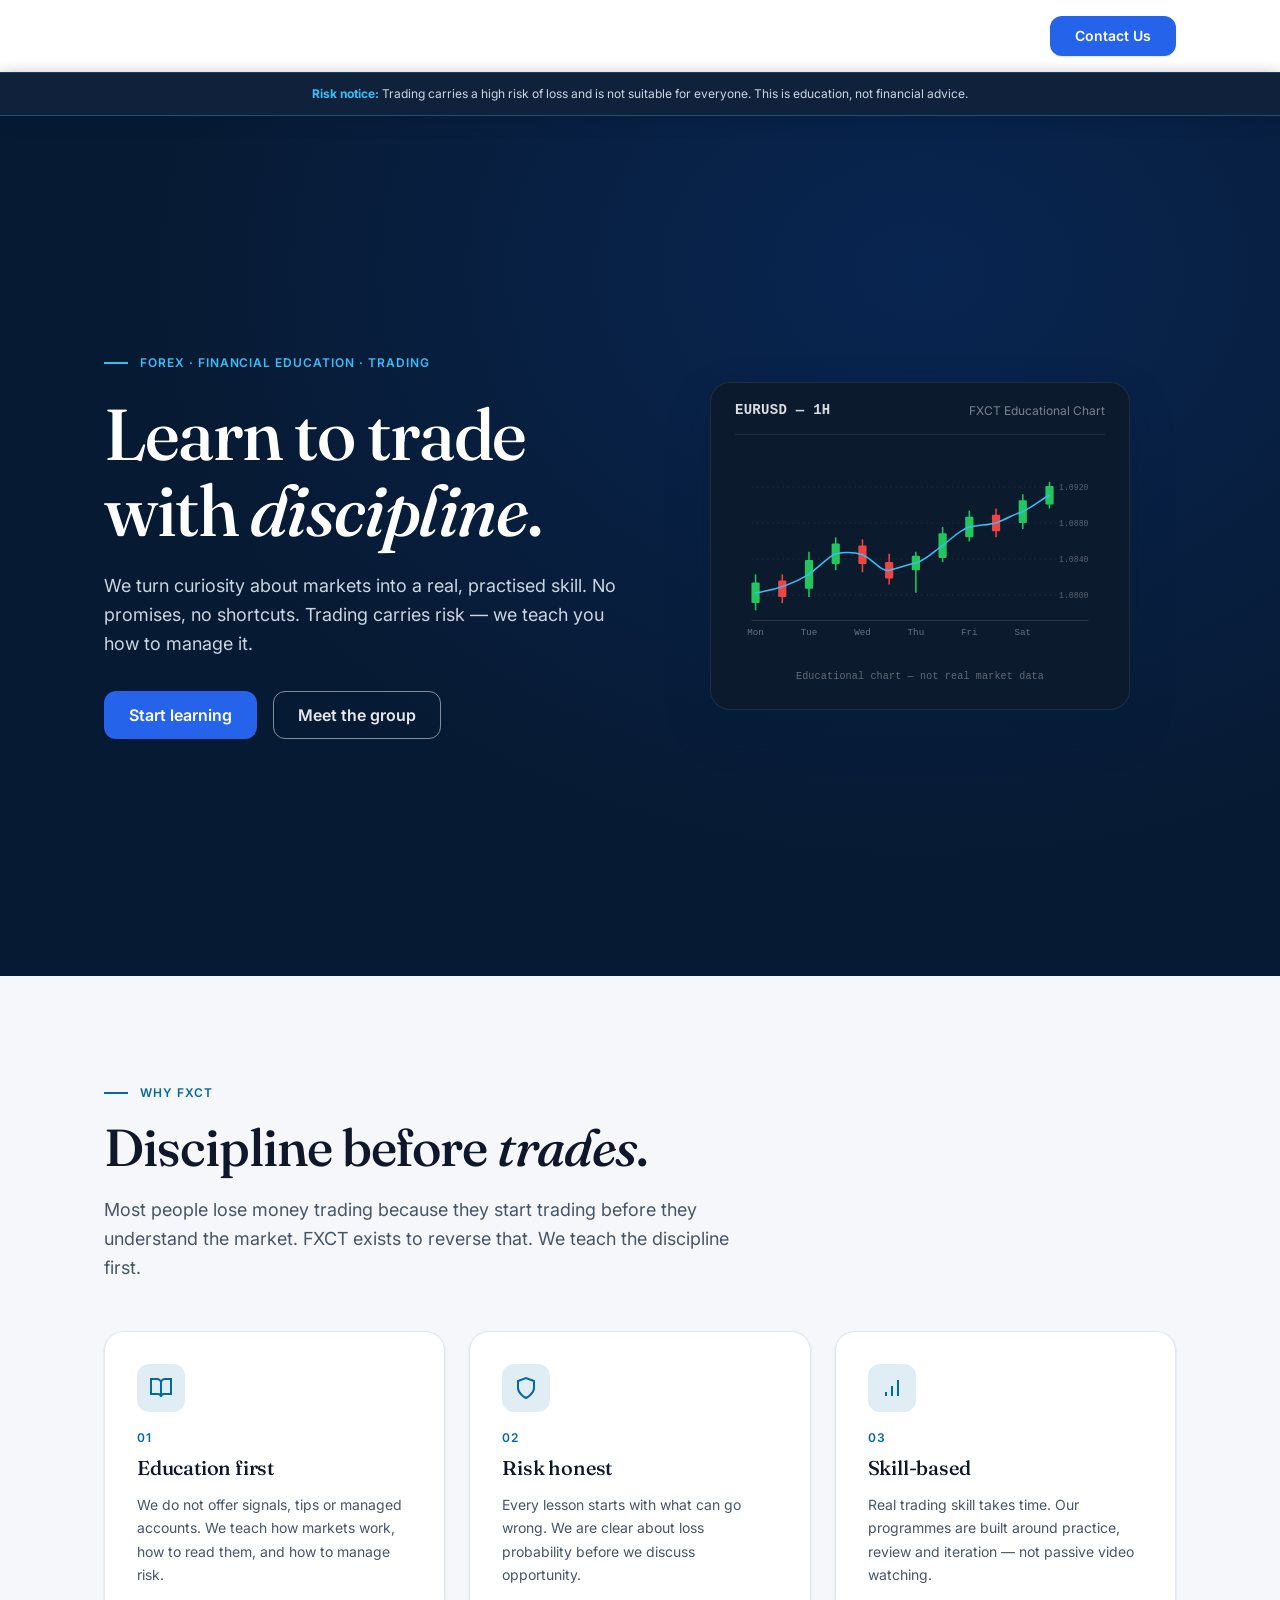
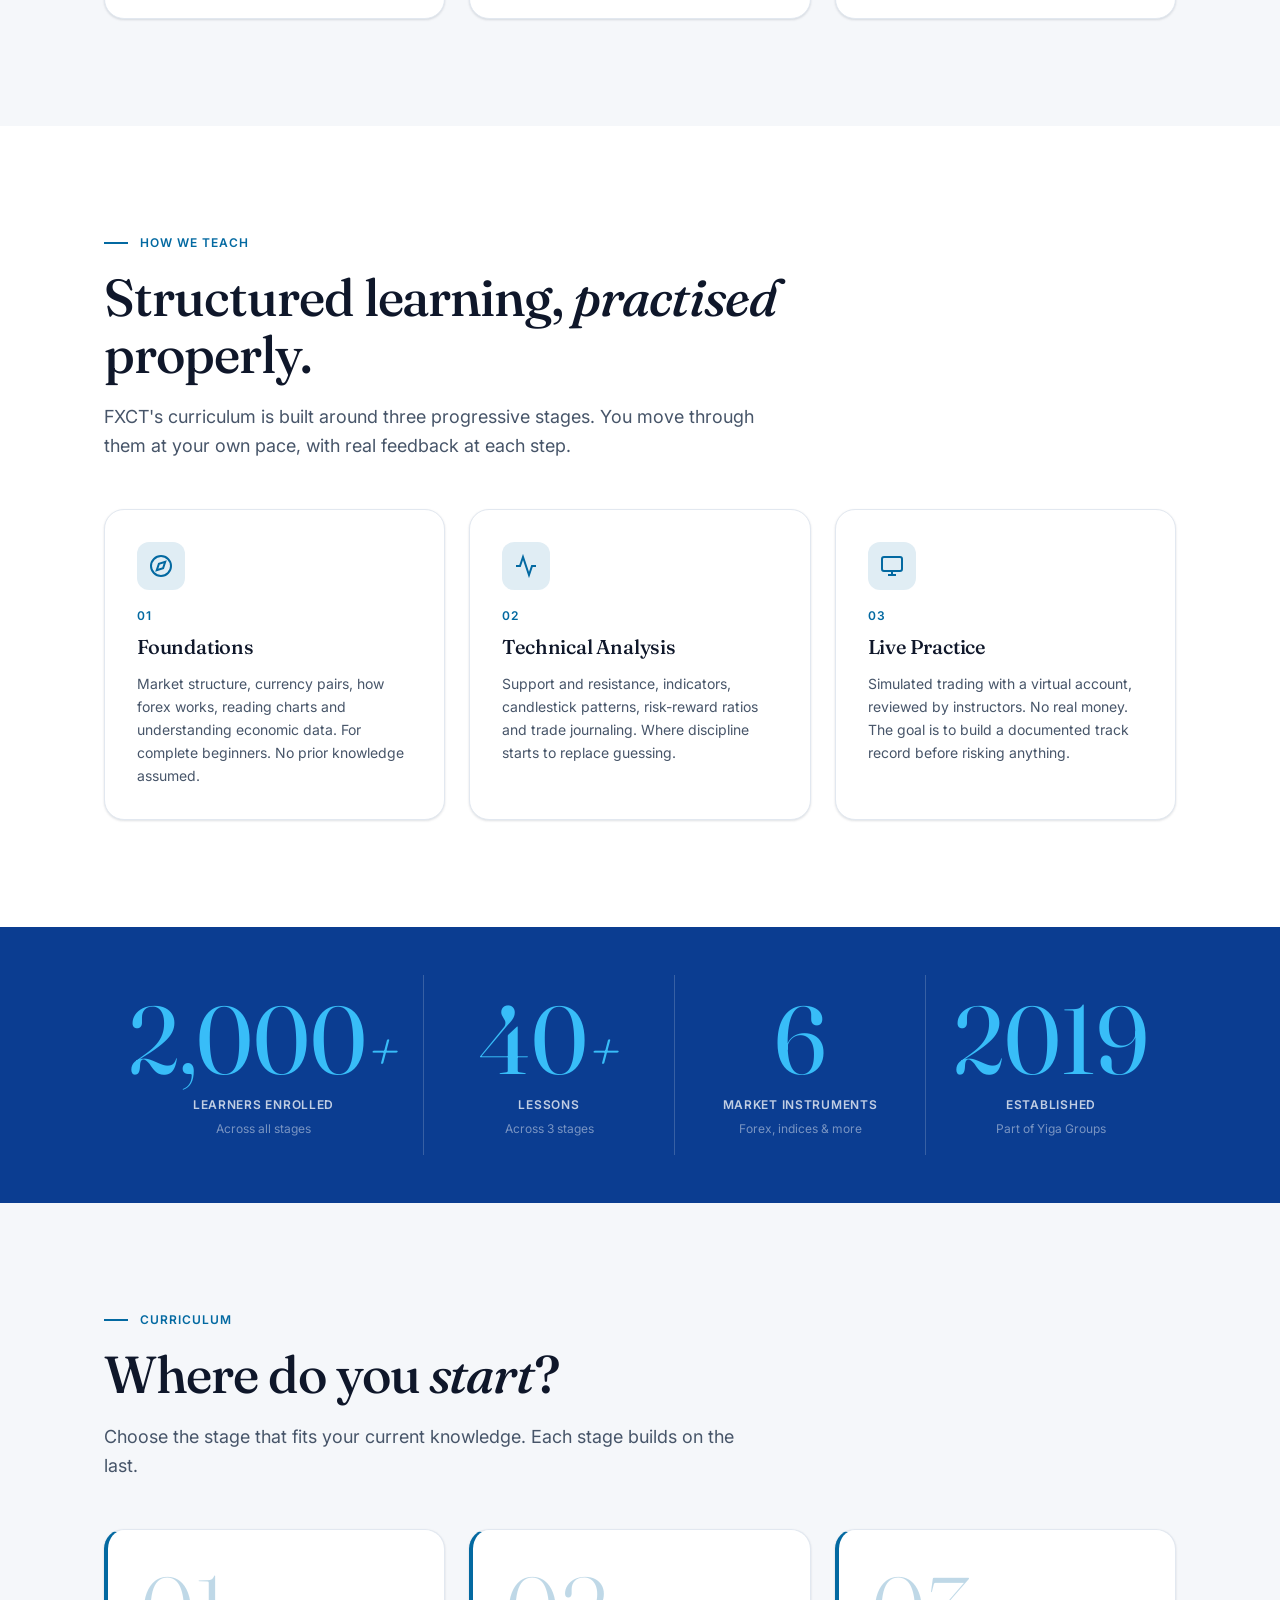
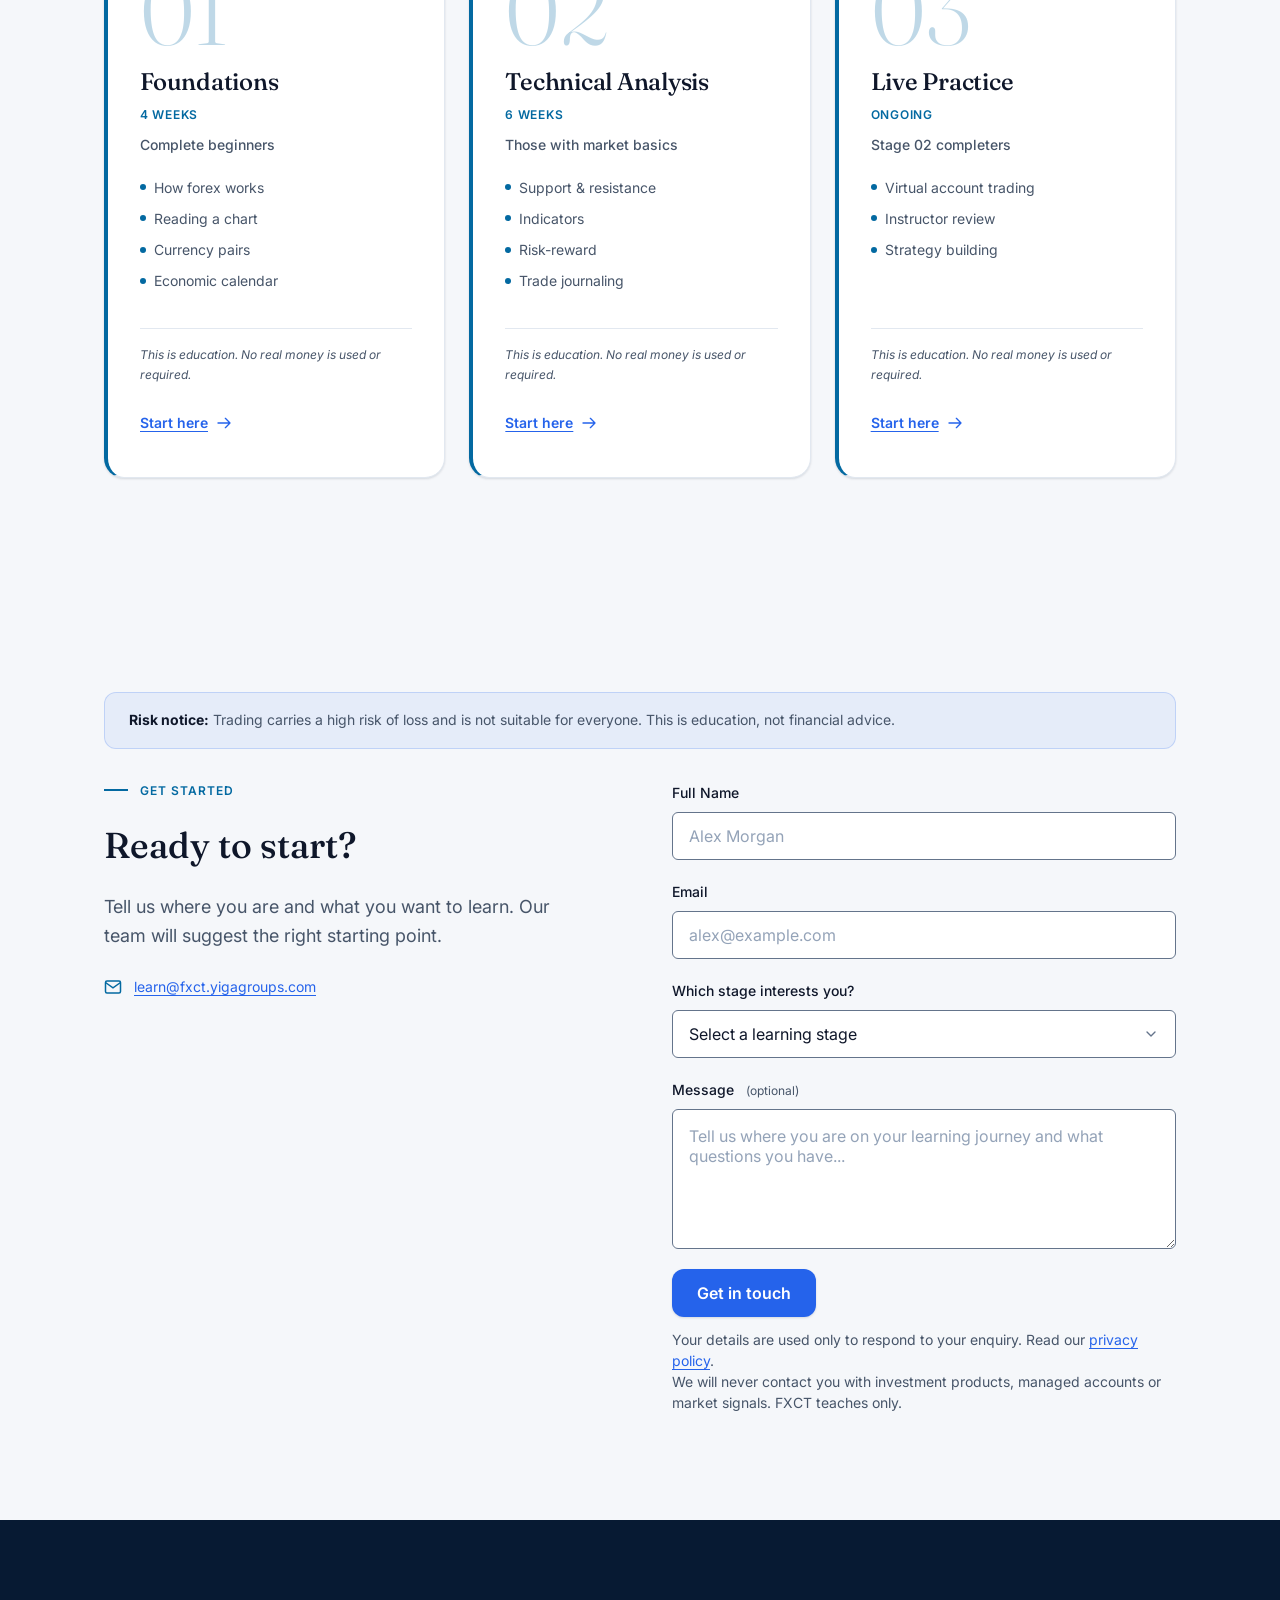
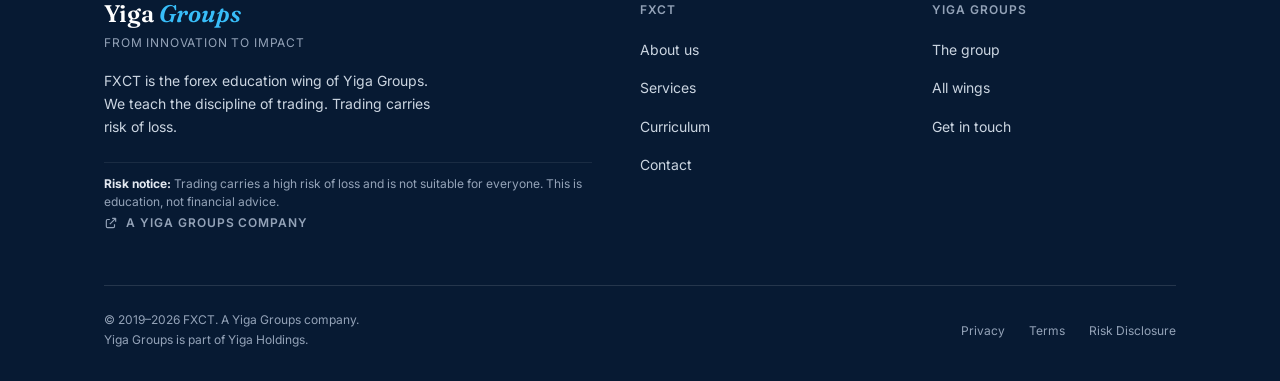
<file: CT FX/index.html>
<!DOCTYPE html>
<html lang="en">
<head>
  <meta charset="UTF-8">
  <meta name="viewport" content="width=device-width, initial-scale=1.0">
  <title>FXCT — Forex education. Discipline first. | A Yiga Groups company</title>
  <meta name="description" content="FXCT teaches disciplined forex and market trading — from curiosity to real skill. Education only. Trading carries risk of loss.">
  <!-- Open Graph -->
  <meta property="og:title" content="FXCT — Forex education. Discipline first. | A Yiga Groups company">
  <meta property="og:description" content="FXCT teaches disciplined forex and market trading — from curiosity to real skill. Education only. Trading carries risk of loss.">
  <meta property="og:type" content="website">
  <!-- Fonts -->
  <link rel="preconnect" href="https://fonts.googleapis.com">
  <link rel="preconnect" href="https://fonts.gstatic.com" crossorigin>
  <link href="https://fonts.googleapis.com/css2?family=Fraunces:ital,opsz,wght@0,9..144,300..700;1,9..144,300..700&family=Inter:ital,wght@0,400..600;1,400..600&display=swap" rel="stylesheet">
  <!-- Styles: shared first, then wing-specific -->
  <link rel="stylesheet" href="../shared/tokens.css">
  <link rel="stylesheet" href="../shared/components.css">
  <link rel="stylesheet" href="styles.css">
</head>
<body data-wing="fx">
  <!-- Skip link -->
  <a class="yg-skip-link" href="#main">Skip to main content</a>

  <!-- NAV -->
  <header>
    <nav class="yg-nav" aria-label="Main navigation">
      <div class="yg-nav__inner">
        <!-- Parent pill (desktop only — hidden by CSS on mobile) -->
        <a class="yg-nav__parent-pill" href="../Yiga Groups/Yiga-Group.html" aria-label="Part of Yiga Groups — visit parent site">
          <svg aria-hidden="true" fill="none" stroke="currentColor" stroke-width="2" viewBox="0 0 24 24"><path d="M3 12l9-9 9 9M5 10v9a1 1 0 001 1h4v-5h4v5h4a1 1 0 001-1v-9"/></svg>
          Part of Yiga Groups
        </a>
        <!-- Wing name -->
        <a class="yg-nav__brand" href="#" aria-current="page">
          <span class="yg-nav__brand-name">FXCT</span>
        </a>
        <!-- Desktop nav links -->
        <ul class="yg-nav__links" role="list">
          <li><a href="#about">About</a></li>
          <li><a href="#services">Services</a></li>
          <li><a href="#courses">Curriculum</a></li>
          <li><a href="#contact">Contact</a></li>
        </ul>
        <!-- Desktop CTA -->
        <div class="yg-nav__cta">
          <a class="yg-btn yg-btn--primary" href="#contact">Contact Us</a>
        </div>
        <!-- Mobile hamburger -->
        <button class="yg-nav__menu-btn" data-yg-menu-toggle aria-expanded="false" aria-controls="mobile-drawer" aria-label="Open menu">
          <svg aria-hidden="true" fill="none" stroke="currentColor" stroke-width="2" viewBox="0 0 24 24"><path stroke-linecap="round" d="M4 6h16M4 12h16M4 18h16"/></svg>
        </button>
      </div>
    </nav>
  </header>

  <!-- MOBILE OVERLAY + DRAWER -->
  <div class="yg-overlay" data-yg-overlay aria-hidden="true"></div>
  <div class="yg-drawer" id="mobile-drawer" data-yg-drawer role="dialog" aria-modal="true" aria-label="Navigation menu">
    <button class="yg-drawer__close" data-yg-drawer-close aria-label="Close menu">
      <svg aria-hidden="true" fill="none" stroke="currentColor" stroke-width="2" viewBox="0 0 24 24"><path stroke-linecap="round" d="M6 18L18 6M6 6l12 12"/></svg>
    </button>
    <ul class="yg-drawer__links" role="list">
      <li><a href="#about">About</a></li>
      <li><a href="#services">Services</a></li>
      <li><a href="#courses">Curriculum</a></li>
      <li><a href="#contact">Contact</a></li>
      <li><a href="../Yiga Groups/Yiga-Group.html">Yiga Groups ↗</a></li>
    </ul>
    <div class="yg-drawer__cta">
      <a class="yg-btn yg-btn--primary" href="#contact">Contact Us</a>
    </div>
  </div>

  <main id="main">
    <!-- SITE-WIDE COMPLIANCE NOTICE (Sticky below nav) -->
    <aside class="yg-compliance yg-compliance--banner" role="note" aria-label="Risk notice">
      <div class="yg-wrap">
        <p><strong>Risk notice:</strong> Trading carries a high risk of loss and is not suitable for everyone. This is education, not financial advice.</p>
      </div>
    </aside>

    <!-- HERO (Navy) -->
    <section class="yg-hero" id="hero">
      <div class="yg-hero__inner">
        <div class="yg-hero__content" data-reveal>
          <p class="yg-hero__kicker">Forex · Financial Education · Trading</p>
          <h1 class="yg-h1">Learn to trade with <em>discipline</em>.</h1>
          <p class="yg-hero__lead">We turn curiosity about markets into a real, practised skill. No promises, no shortcuts. Trading carries risk — we teach you how to manage it.</p>
          <div class="yg-btn-row">
            <a href="#courses" class="yg-btn yg-btn--primary">Start learning</a>
            <a href="../Yiga Groups/Yiga-Group.html" class="yg-btn yg-btn--ghost-white">Meet the group</a>
          </div>
        </div>
        <div class="yg-hero__visual" data-reveal data-delay="1">
          <div class="chart-window" aria-hidden="true">
            <div class="chart-header">
              <span class="chart-pair">EURUSD — 1H</span>
              <span class="chart-label">FXCT Educational Chart</span>
            </div>
            <svg class="chart-svg" viewBox="0 0 360 200" aria-hidden="true" role="img">
              <!-- Price level reference lines & labels -->
              <line x1="16" y1="35" x2="344" y2="35" stroke="rgba(255,255,255,0.06)" stroke-dasharray="2 3" />
              <text x="344" y="38" fill="rgba(255,255,255,0.3)" font-size="8" text-anchor="end" font-family="ui-monospace, Consolas, monospace">1.0920</text>

              <line x1="16" y1="70" x2="344" y2="70" stroke="rgba(255,255,255,0.06)" stroke-dasharray="2 3" />
              <text x="344" y="73" fill="rgba(255,255,255,0.3)" font-size="8" text-anchor="end" font-family="ui-monospace, Consolas, monospace">1.0880</text>

              <line x1="16" y1="105" x2="344" y2="105" stroke="rgba(255,255,255,0.06)" stroke-dasharray="2 3" />
              <text x="344" y="108" fill="rgba(255,255,255,0.3)" font-size="8" text-anchor="end" font-family="ui-monospace, Consolas, monospace">1.0840</text>

              <line x1="16" y1="140" x2="344" y2="140" stroke="rgba(255,255,255,0.06)" stroke-dasharray="2 3" />
              <text x="344" y="143" fill="rgba(255,255,255,0.3)" font-size="8" text-anchor="end" font-family="ui-monospace, Consolas, monospace">1.0800</text>

              <!-- 12 Candlestick bars (x: 20, 46, 72, 98, 124, 150, 176, 202, 228, 254, 280, 306) -->
              <!-- Bar 1: x=20 Bullish (Green) -->
              <line x1="20" y1="120" x2="20" y2="155" stroke="#22C55E" stroke-width="1.5" />
              <rect x="16" y="128" width="8" height="20" rx="1" fill="#22C55E" />

              <!-- Bar 2: x=46 Bearish (Red) -->
              <line x1="46" y1="120" x2="46" y2="148" stroke="#EF4444" stroke-width="1.5" />
              <rect x="42" y="126" width="8" height="16" rx="1" fill="#EF4444" />

              <!-- Bar 3: x=72 Bullish (Green) -->
              <line x1="72" y1="98" x2="72" y2="142" stroke="#22C55E" stroke-width="1.5" />
              <rect x="68" y="106" width="8" height="28" rx="1" fill="#22C55E" />

              <!-- Bar 4: x=98 Bullish (Green) -->
              <line x1="98" y1="84" x2="98" y2="116" stroke="#22C55E" stroke-width="1.5" />
              <rect x="94" y="90" width="8" height="20" rx="1" fill="#22C55E" />

              <!-- Bar 5: x=124 Bearish (Red) -->
              <line x1="124" y1="86" x2="124" y2="118" stroke="#EF4444" stroke-width="1.5" />
              <rect x="120" y="92" width="8" height="18" rx="1" fill="#EF4444" />

              <!-- Bar 6: x=150 Bearish (Red) -->
              <line x1="150" y1="100" x2="150" y2="130" stroke="#EF4444" stroke-width="1.5" />
              <rect x="146" y="108" width="8" height="16" rx="1" fill="#EF4444" />

              <!-- Bar 7: x=176 Bullish (Green) -->
              <line x1="176" y1="98" x2="176" y2="138" stroke="#22C55E" stroke-width="1.5" />
              <rect x="172" y="102" width="8" height="14" rx="1" fill="#22C55E" />

              <!-- Bar 8: x=202 Bullish (Green) -->
              <line x1="202" y1="74" x2="202" y2="108" stroke="#22C55E" stroke-width="1.5" />
              <rect x="198" y="80" width="8" height="24" rx="1" fill="#22C55E" />

              <!-- Bar 9: x=228 Bullish (Green) -->
              <line x1="228" y1="58" x2="228" y2="88" stroke="#22C55E" stroke-width="1.5" />
              <rect x="224" y="64" width="8" height="20" rx="1" fill="#22C55E" />

              <!-- Bar 10: x=254 Bearish (Red) -->
              <line x1="254" y1="56" x2="254" y2="84" stroke="#EF4444" stroke-width="1.5" />
              <rect x="250" y="62" width="8" height="16" rx="1" fill="#EF4444" />

              <!-- Bar 11: x=280 Bullish (Green) -->
              <line x1="280" y1="42" x2="280" y2="76" stroke="#22C55E" stroke-width="1.5" />
              <rect x="276" y="48" width="8" height="22" rx="1" fill="#22C55E" />

              <!-- Bar 12: x=306 Bullish (Green) -->
              <line x1="306" y1="30" x2="306" y2="56" stroke="#22C55E" stroke-width="1.5" />
              <rect x="302" y="34" width="8" height="18" rx="1" fill="#22C55E" />

              <!-- Moving average line (smooth curve, stroke: #38BDF8, stroke-width: 1.5, fill: none) -->
              <path d="M 20 138 C 35 136, 55 130, 72 120 C 85 110, 92 102, 98 100 C 108 98, 118 99, 124 101 C 134 105, 142 118, 150 116 C 160 114, 168 110, 176 109 C 188 105, 195 96, 202 92 C 212 84, 220 76, 228 74 C 238 72, 246 72, 254 70 C 265 66, 272 61, 280 59 C 290 54, 298 47, 306 43" fill="none" stroke="#38BDF8" stroke-width="1.5" stroke-linecap="round" />

              <!-- Bottom timeline axis & day labels -->
              <line x1="16" y1="165" x2="344" y2="165" stroke="rgba(255,255,255,0.12)" stroke-width="1" />
              <text x="20" y="179" fill="rgba(255,255,255,0.38)" font-size="9" text-anchor="middle" font-family="ui-monospace, Consolas, monospace">Mon</text>
              <text x="72" y="179" fill="rgba(255,255,255,0.38)" font-size="9" text-anchor="middle" font-family="ui-monospace, Consolas, monospace">Tue</text>
              <text x="124" y="179" fill="rgba(255,255,255,0.38)" font-size="9" text-anchor="middle" font-family="ui-monospace, Consolas, monospace">Wed</text>
              <text x="176" y="179" fill="rgba(255,255,255,0.38)" font-size="9" text-anchor="middle" font-family="ui-monospace, Consolas, monospace">Thu</text>
              <text x="228" y="179" fill="rgba(255,255,255,0.38)" font-size="9" text-anchor="middle" font-family="ui-monospace, Consolas, monospace">Fri</text>
              <text x="280" y="179" fill="rgba(255,255,255,0.38)" font-size="9" text-anchor="middle" font-family="ui-monospace, Consolas, monospace">Sat</text>
            </svg>
            <p class="chart-disclaimer">Educational chart — not real market data</p>
          </div>
        </div>
      </div>
    </section>

    <!-- ABOUT SECTION (Mist) -->
    <section class="yg-section yg-section--mist" id="about">
      <div class="yg-wrap">
        <div class="yg-section-header" data-reveal>
          <p class="yg-kicker">Why FXCT</p>
          <h2 class="yg-h2">Discipline before <em>trades</em>.</h2>
          <p class="yg-lead">Most people lose money trading because they start trading before they understand the market. FXCT exists to reverse that. We teach the discipline first.</p>
        </div>
        <div class="yg-card-grid">
          <!-- Value Card 1 -->
          <article class="yg-card" data-reveal data-delay="1">
            <div class="yg-card__icon" aria-hidden="true">
              <svg fill="none" stroke="currentColor" stroke-width="2" viewBox="0 0 24 24"><path d="M2 3h6a4 4 0 0 1 4 4v14a3 3 0 0 0-3-3H2z"/><path d="M22 3h-6a4 4 0 0 0-4 4v14a3 3 0 0 1 3-3h7z"/></svg>
            </div>
            <p class="yg-card__num">01</p>
            <h3 class="yg-card__title">Education first</h3>
            <p class="yg-card__body">We do not offer signals, tips or managed accounts. We teach how markets work, how to read them, and how to manage risk.</p>
          </article>
          <!-- Value Card 2 -->
          <article class="yg-card" data-reveal data-delay="2">
            <div class="yg-card__icon" aria-hidden="true">
              <svg fill="none" stroke="currentColor" stroke-width="2" viewBox="0 0 24 24"><path d="M12 22s8-4 8-10V5l-8-3-8 3v7c0 6 8 10 8 10z"/></svg>
            </div>
            <p class="yg-card__num">02</p>
            <h3 class="yg-card__title">Risk honest</h3>
            <p class="yg-card__body">Every lesson starts with what can go wrong. We are clear about loss probability before we discuss opportunity.</p>
          </article>
          <!-- Value Card 3 -->
          <article class="yg-card" data-reveal data-delay="3">
            <div class="yg-card__icon" aria-hidden="true">
              <svg fill="none" stroke="currentColor" stroke-width="2" viewBox="0 0 24 24"><line x1="12" y1="20" x2="12" y2="10"/><line x1="18" y1="20" x2="18" y2="4"/><line x1="6" y1="20" x2="6" y2="16"/></svg>
            </div>
            <p class="yg-card__num">03</p>
            <h3 class="yg-card__title">Skill-based</h3>
            <p class="yg-card__body">Real trading skill takes time. Our programmes are built around practice, review and iteration — not passive video watching.</p>
          </article>
        </div>
      </div>
    </section>

    <!-- SERVICES SECTION (White) -->
    <section class="yg-section yg-section--white" id="services">
      <div class="yg-wrap">
        <div class="yg-section-header" data-reveal>
          <p class="yg-kicker">How we teach</p>
          <h2 class="yg-h2">Structured learning, <em>practised</em> properly.</h2>
          <p class="yg-lead">FXCT's curriculum is built around three progressive stages. You move through them at your own pace, with real feedback at each step.</p>
        </div>
        <div class="yg-card-grid">
          <!-- Service Card 1 -->
          <article class="yg-card" data-reveal data-delay="1">
            <div class="yg-card__icon" aria-hidden="true">
              <svg fill="none" stroke="currentColor" stroke-width="2" viewBox="0 0 24 24"><circle cx="12" cy="12" r="10"/><polygon points="16.24 7.76 14.12 14.12 7.76 16.24 9.88 9.88 16.24 7.76"/></svg>
            </div>
            <p class="yg-card__num">01</p>
            <h3 class="yg-card__title">Foundations</h3>
            <p class="yg-card__body">Market structure, currency pairs, how forex works, reading charts and understanding economic data. For complete beginners. No prior knowledge assumed.</p>
          </article>
          <!-- Service Card 2 -->
          <article class="yg-card" data-reveal data-delay="2">
            <div class="yg-card__icon" aria-hidden="true">
              <svg fill="none" stroke="currentColor" stroke-width="2" viewBox="0 0 24 24"><polyline points="22 12 18 12 15 21 9 3 6 12 2 12"/></svg>
            </div>
            <p class="yg-card__num">02</p>
            <h3 class="yg-card__title">Technical Analysis</h3>
            <p class="yg-card__body">Support and resistance, indicators, candlestick patterns, risk-reward ratios and trade journaling. Where discipline starts to replace guessing.</p>
          </article>
          <!-- Service Card 3 -->
          <article class="yg-card" data-reveal data-delay="3">
            <div class="yg-card__icon" aria-hidden="true">
              <svg fill="none" stroke="currentColor" stroke-width="2" viewBox="0 0 24 24"><rect x="2" y="3" width="20" height="14" rx="2" ry="2"/><line x1="8" y1="21" x2="16" y2="21"/><line x1="12" y1="17" x2="12" y2="21"/></svg>
            </div>
            <p class="yg-card__num">03</p>
            <h3 class="yg-card__title">Live Practice</h3>
            <p class="yg-card__body">Simulated trading with a virtual account, reviewed by instructors. No real money. The goal is to build a documented track record before risking anything.</p>
          </article>
        </div>
      </div>
    </section>

    <!-- STATS (Royal Blue) -->
    <section class="yg-stats" aria-label="Key metrics">
      <div class="yg-stats__grid">
        <div class="yg-stat" data-reveal data-delay="1">
          <span class="yg-stat__num" aria-label="Over 2,000 learners enrolled"><span data-count="2000">2000</span><span class="yg-stat__suffix">+</span></span>
          <span class="yg-stat__label">Learners enrolled</span>
          <span class="yg-stat__context">Across all stages</span>
        </div>
        <div class="yg-stat" data-reveal data-delay="2">
          <span class="yg-stat__num" aria-label="Over 40 lessons"><span data-count="40">40</span><span class="yg-stat__suffix">+</span></span>
          <span class="yg-stat__label">Lessons</span>
          <span class="yg-stat__context">Across 3 stages</span>
        </div>
        <div class="yg-stat" data-reveal data-delay="3">
          <span class="yg-stat__num" aria-label="6 market instruments"><span data-count="6">6</span></span>
          <span class="yg-stat__label">Market instruments</span>
          <span class="yg-stat__context">Forex, indices &amp; more</span>
        </div>
        <div class="yg-stat" data-reveal data-delay="4">
          <span class="yg-stat__num" aria-label="Established in 2019"><span>2019</span></span>
          <span class="yg-stat__label">Established</span>
          <span class="yg-stat__context">Part of Yiga Groups</span>
        </div>
      </div>
    </section>

    <!-- UNIQUE SECTION — LEARNING PATHS (Mist) -->
    <section class="yg-section yg-section--mist" id="courses">
      <div class="yg-wrap">
        <div class="yg-section-header" data-reveal>
          <p class="yg-kicker">Curriculum</p>
          <h2 class="yg-h2">Where do you <em>start</em>?</h2>
          <p class="yg-lead">Choose the stage that fits your current knowledge. Each stage builds on the last.</p>
        </div>
        <div class="path-grid">
          <!-- Stage 01 Card -->
          <article class="path-card" data-reveal data-delay="1">
            <div class="path-stage" aria-hidden="true">01</div>
            <h3 class="path-title">Foundations</h3>
            <p class="path-duration">4 weeks</p>
            <p class="path-audience">Complete beginners</p>
            <ul class="path-covers" role="list">
              <li>How forex works</li>
              <li>Reading a chart</li>
              <li>Currency pairs</li>
              <li>Economic calendar</li>
            </ul>
            <p class="path-disclaimer">This is education. No real money is used or required.</p>
            <a href="#contact" data-stage="Foundations" class="path-cta">
              Start here
              <svg aria-hidden="true" fill="none" stroke="currentColor" stroke-width="2" viewBox="0 0 24 24" width="16" height="16"><path stroke-linecap="round" stroke-linejoin="round" d="M14 5l7 7m0 0l-7 7m7-7H3"/></svg>
            </a>
          </article>

          <!-- Stage 02 Card -->
          <article class="path-card" data-reveal data-delay="2">
            <div class="path-stage" aria-hidden="true">02</div>
            <h3 class="path-title">Technical Analysis</h3>
            <p class="path-duration">6 weeks</p>
            <p class="path-audience">Those with market basics</p>
            <ul class="path-covers" role="list">
              <li>Support &amp; resistance</li>
              <li>Indicators</li>
              <li>Risk-reward</li>
              <li>Trade journaling</li>
            </ul>
            <p class="path-disclaimer">This is education. No real money is used or required.</p>
            <a href="#contact" data-stage="Technical Analysis" class="path-cta">
              Start here
              <svg aria-hidden="true" fill="none" stroke="currentColor" stroke-width="2" viewBox="0 0 24 24" width="16" height="16"><path stroke-linecap="round" stroke-linejoin="round" d="M14 5l7 7m0 0l-7 7m7-7H3"/></svg>
            </a>
          </article>

          <!-- Stage 03 Card -->
          <article class="path-card" data-reveal data-delay="3">
            <div class="path-stage" aria-hidden="true">03</div>
            <h3 class="path-title">Live Practice</h3>
            <p class="path-duration">Ongoing</p>
            <p class="path-audience">Stage 02 completers</p>
            <ul class="path-covers" role="list">
              <li>Virtual account trading</li>
              <li>Instructor review</li>
              <li>Strategy building</li>
            </ul>
            <p class="path-disclaimer">This is education. No real money is used or required.</p>
            <a href="#contact" data-stage="Live Practice" class="path-cta">
              Start here
              <svg aria-hidden="true" fill="none" stroke="currentColor" stroke-width="2" viewBox="0 0 24 24" width="16" height="16"><path stroke-linecap="round" stroke-linejoin="round" d="M14 5l7 7m0 0l-7 7m7-7H3"/></svg>
            </a>
          </article>
        </div>
      </div>
    </section>

    <!-- CONTACT SECTION (Mist) -->
    <section class="yg-section yg-section--mist" id="contact">
      <div class="yg-wrap">
        <!-- COMPLIANCE NOTICE (Above contact form) -->
        <div class="yg-compliance" role="note" data-reveal>
          <p><strong>Risk notice:</strong> Trading carries a high risk of loss and is not suitable for everyone. This is education, not financial advice.</p>
        </div>

        <div class="yg-contact-layout">
          <!-- Left side -->
          <div class="yg-contact-info" data-reveal>
            <p class="yg-kicker">Get started</p>
            <h2 class="yg-contact-info__title">Ready to start?</h2>
            <p class="yg-contact-info__body">Tell us where you are and what you want to learn. Our team will suggest the right starting point.</p>
            <div class="yg-contact-info__item">
              <svg aria-hidden="true" fill="none" stroke="currentColor" stroke-width="2" viewBox="0 0 24 24"><path d="M4 4h16c1.1 0 2 .9 2 2v12c0 1.1-.9 2-2 2H4c-1.1 0-2-.9-2-2V6c0-1.1.9-2 2-2z"/><polyline points="22,6 12,13 2,6"/></svg>
              <a href="mailto:learn@fxct.yigagroups.com">learn@fxct.yigagroups.com</a>
            </div>
          </div>

          <!-- Right side -->
          <form class="yg-form" data-yg-form data-reveal data-delay="1">
            <div class="yg-field">
              <label class="yg-label" for="contact-name">Full Name</label>
              <input class="yg-input" type="text" id="contact-name" name="name" required autocomplete="name" placeholder="Alex Morgan">
            </div>
            <div class="yg-field">
              <label class="yg-label" for="contact-email">Email</label>
              <input class="yg-input" type="email" id="contact-email" name="email" required autocomplete="email" placeholder="alex@example.com">
            </div>
            <div class="yg-field">
              <label class="yg-label" for="contact-stage">Which stage interests you?</label>
              <select class="yg-select" id="contact-stage" name="stage" required>
                <option value="" disabled selected>Select a learning stage</option>
                <option value="Foundations">Foundations</option>
                <option value="Technical Analysis">Technical Analysis</option>
                <option value="Live Practice">Live Practice</option>
                <option value="Not sure yet">Not sure yet</option>
              </select>
            </div>
            <div class="yg-field">
              <label class="yg-label" for="contact-message">Message <span class="yg-label__opt">(optional)</span></label>
              <textarea class="yg-textarea" id="contact-message" name="message" placeholder="Tell us where you are on your learning journey and what questions you have..."></textarea>
            </div>
            <button type="submit" class="yg-btn yg-btn--primary">Get in touch</button>
            <p class="yg-form__privacy">
              Your details are used only to respond to your enquiry. Read our <a href="#">privacy policy</a>.<br>
              We will never contact you with investment products, managed accounts or market signals. FXCT teaches only.
            </p>
          </form>
        </div>
      </div>
    </section>
  </main>

  <!-- FOOTER -->
  <footer class="yg-footer" aria-label="Site footer">
    <div class="yg-footer__inner">
      <div class="yg-footer__grid">
        <!-- Brand col -->
        <div>
          <p class="yg-footer__brand-name">Yiga <em>Groups</em></p>
          <p class="yg-footer__brand-descriptor">From Innovation to Impact</p>
          <p class="yg-footer__brand-desc">FXCT is the forex education wing of Yiga Groups. We teach the discipline of trading. Trading carries risk of loss.</p>
          <p class="yg-footer__compliance"><strong>Risk notice:</strong> Trading carries a high risk of loss and is not suitable for everyone. This is education, not financial advice.</p>
          <a class="yg-footer__parent-link" href="../Yiga Groups/Yiga-Group.html">
            <svg aria-hidden="true" fill="none" stroke="currentColor" stroke-width="2" viewBox="0 0 24 24" width="14" height="14"><path d="M10 6H6a2 2 0 00-2 2v10a2 2 0 002 2h10a2 2 0 002-2v-4M14 4h6m0 0v6m0-6L10 14"/></svg>
            A Yiga Groups company
          </a>
        </div>
        <!-- Links col 1 -->
        <div>
          <p class="yg-footer__col-title">FXCT</p>
          <ul class="yg-footer__links">
            <li><a href="#about">About us</a></li>
            <li><a href="#services">Services</a></li>
            <li><a href="#courses">Curriculum</a></li>
            <li><a href="#contact">Contact</a></li>
          </ul>
        </div>
        <!-- Links col 2 -->
        <div>
          <p class="yg-footer__col-title">Yiga Groups</p>
          <ul class="yg-footer__links">
            <li><a href="../Yiga Groups/Yiga-Group.html">The group</a></li>
            <li><a href="../Yiga Groups/Yiga-Group.html#wings">All wings</a></li>
            <li><a href="../Yiga Groups/Yiga-Group.html#contact">Get in touch</a></li>
          </ul>
        </div>
      </div>
      <div class="yg-footer__bottom">
        <p class="yg-footer__copyright">
          © 2019–<span data-year></span> FXCT. A Yiga Groups company.<br>
          Yiga Groups is part of Yiga Holdings.
        </p>
        <ul class="yg-footer__legal">
          <li><a href="#">Privacy</a></li>
          <li><a href="#">Terms</a></li>
          <li><a href="#">Risk Disclosure</a></li>
        </ul>
      </div>
    </div>
  </footer>

  <!-- Scripts: shared first, then wing-specific -->
  <script src="../shared/base.js" defer></script>
  <script src="script.js" defer></script>
</body>
</html>
</file>
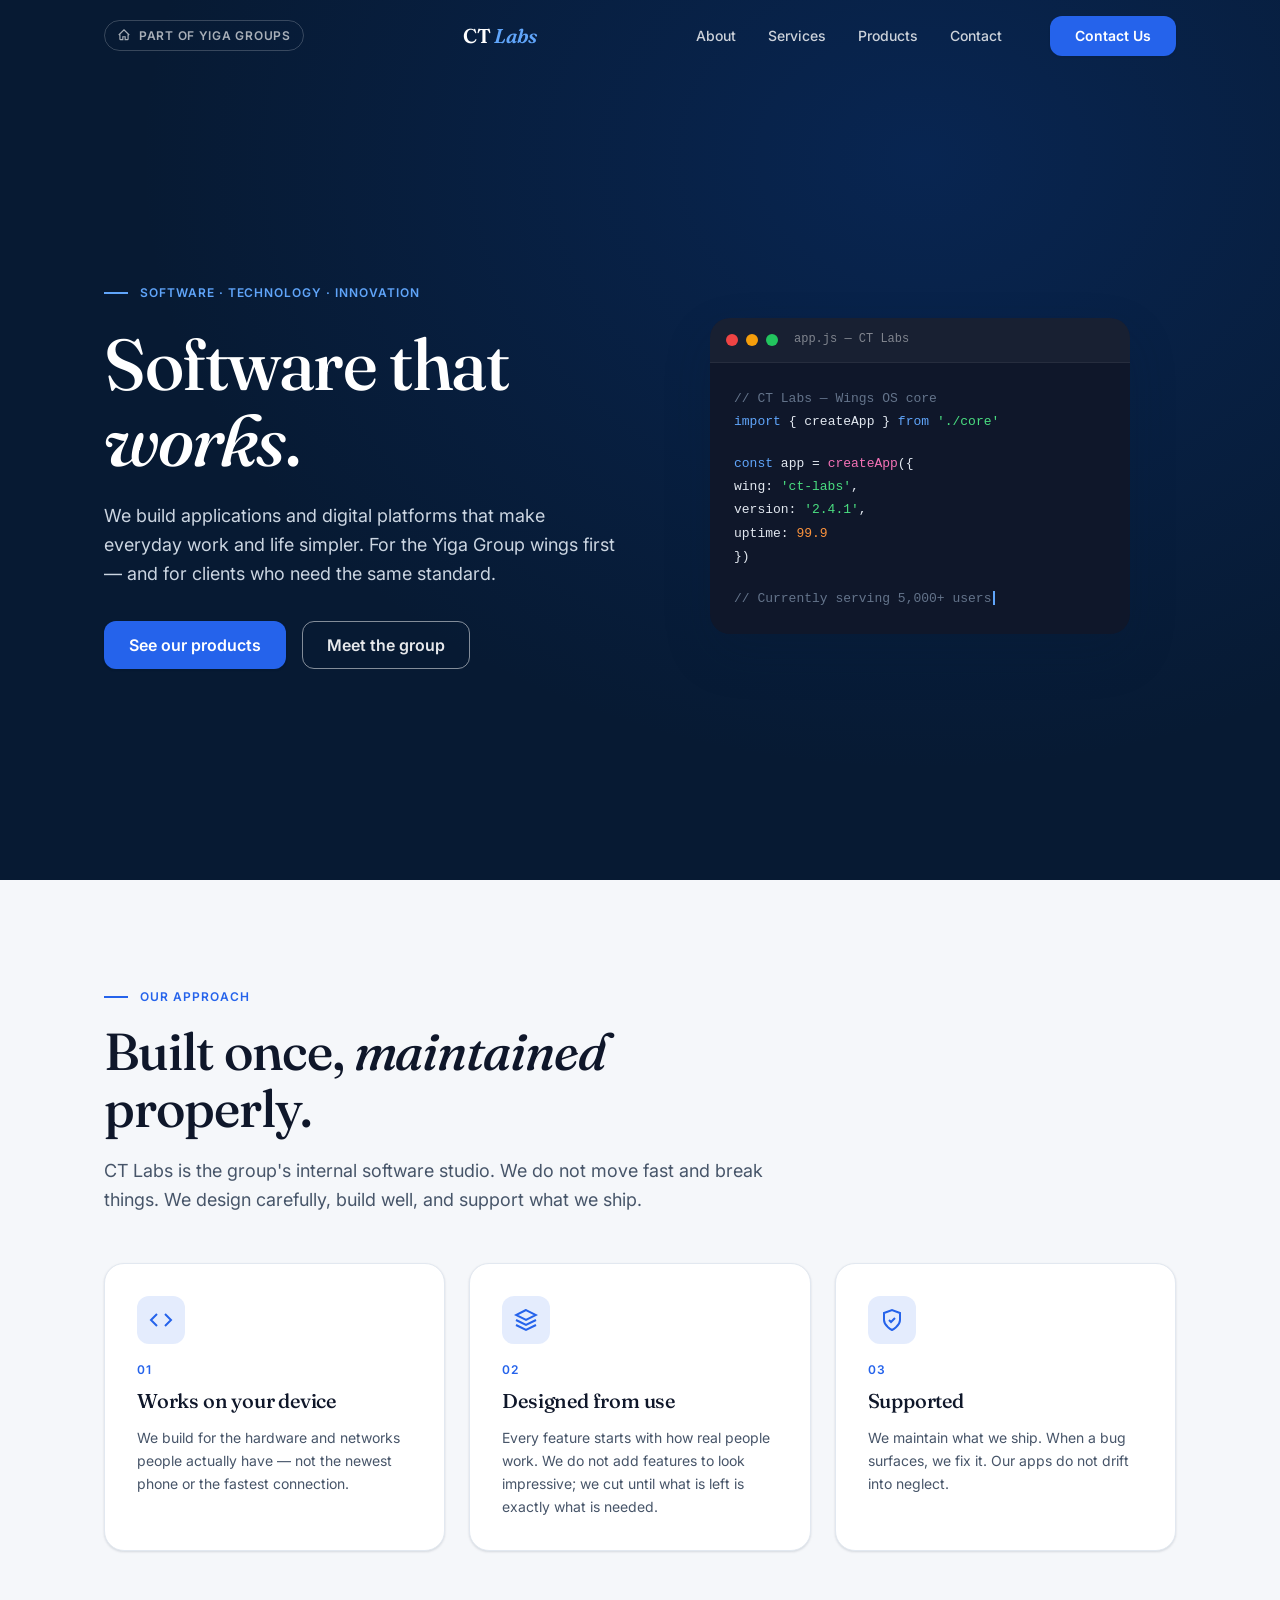
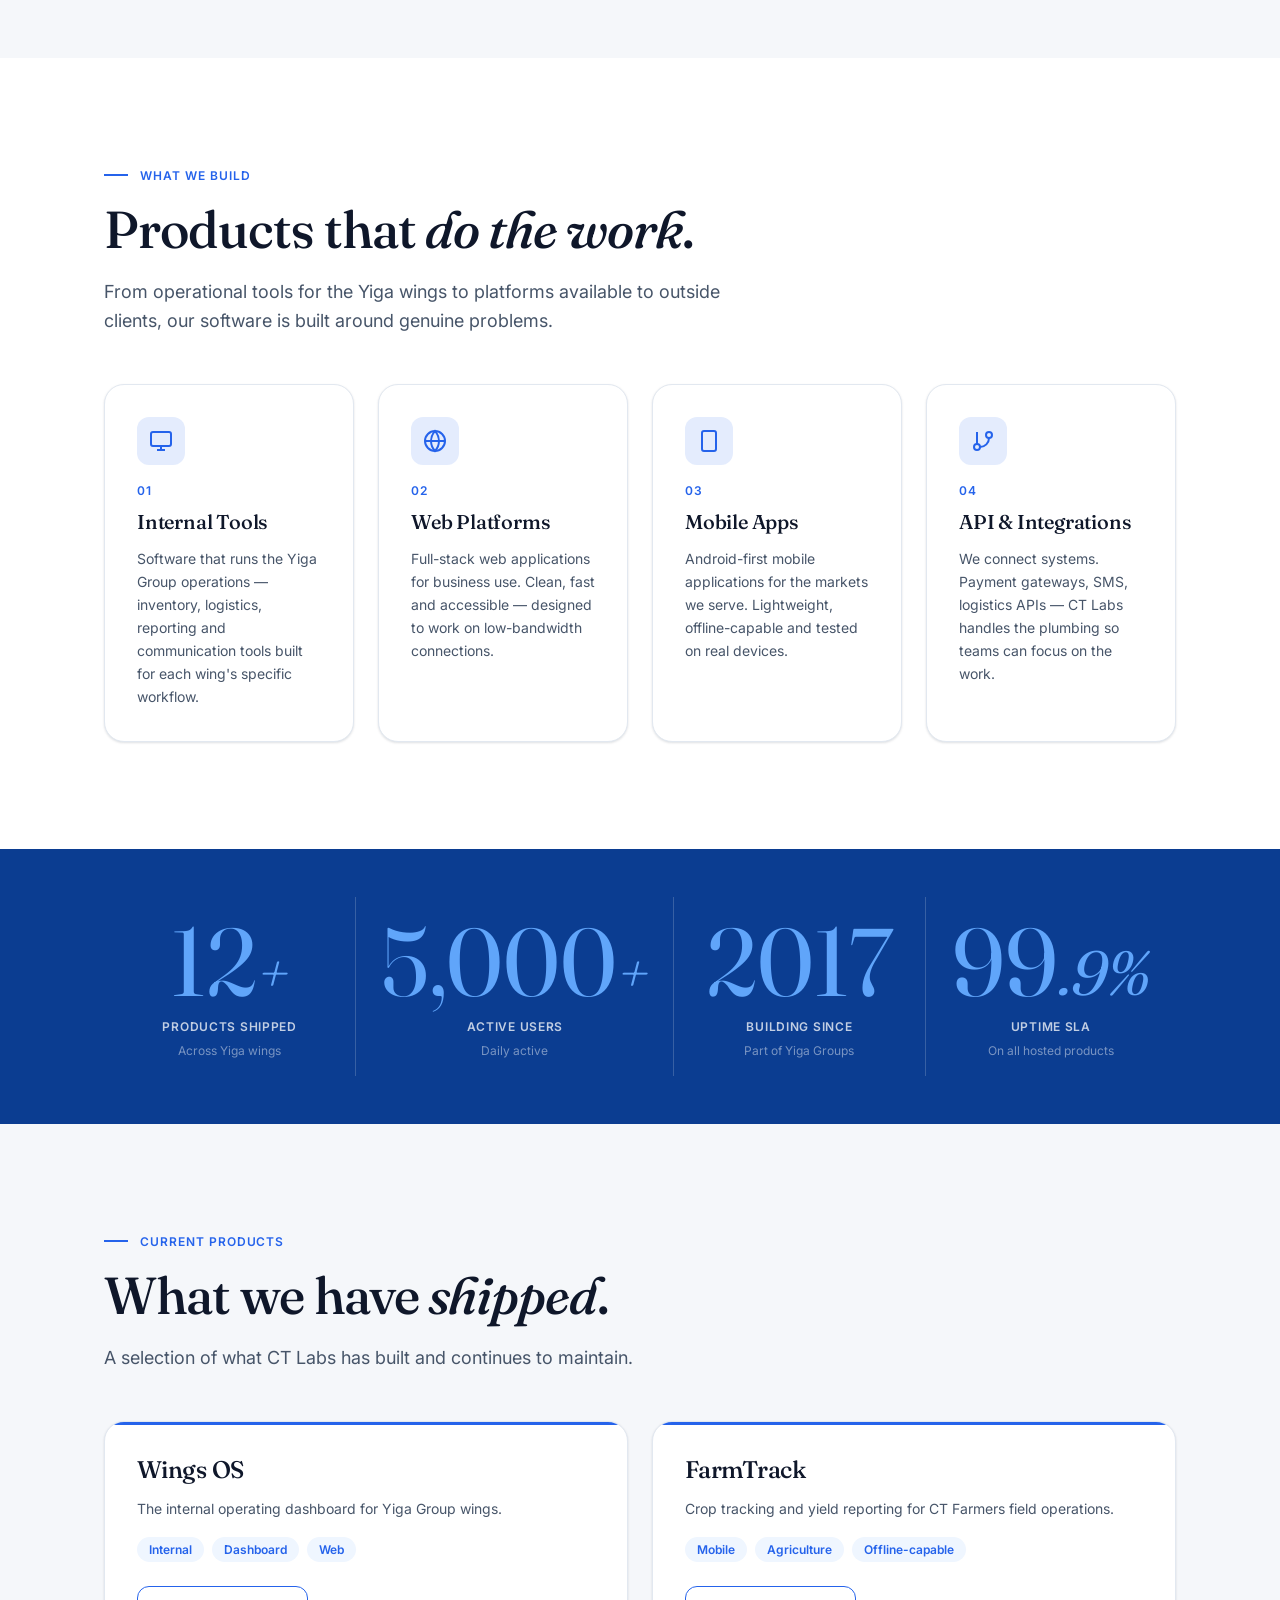
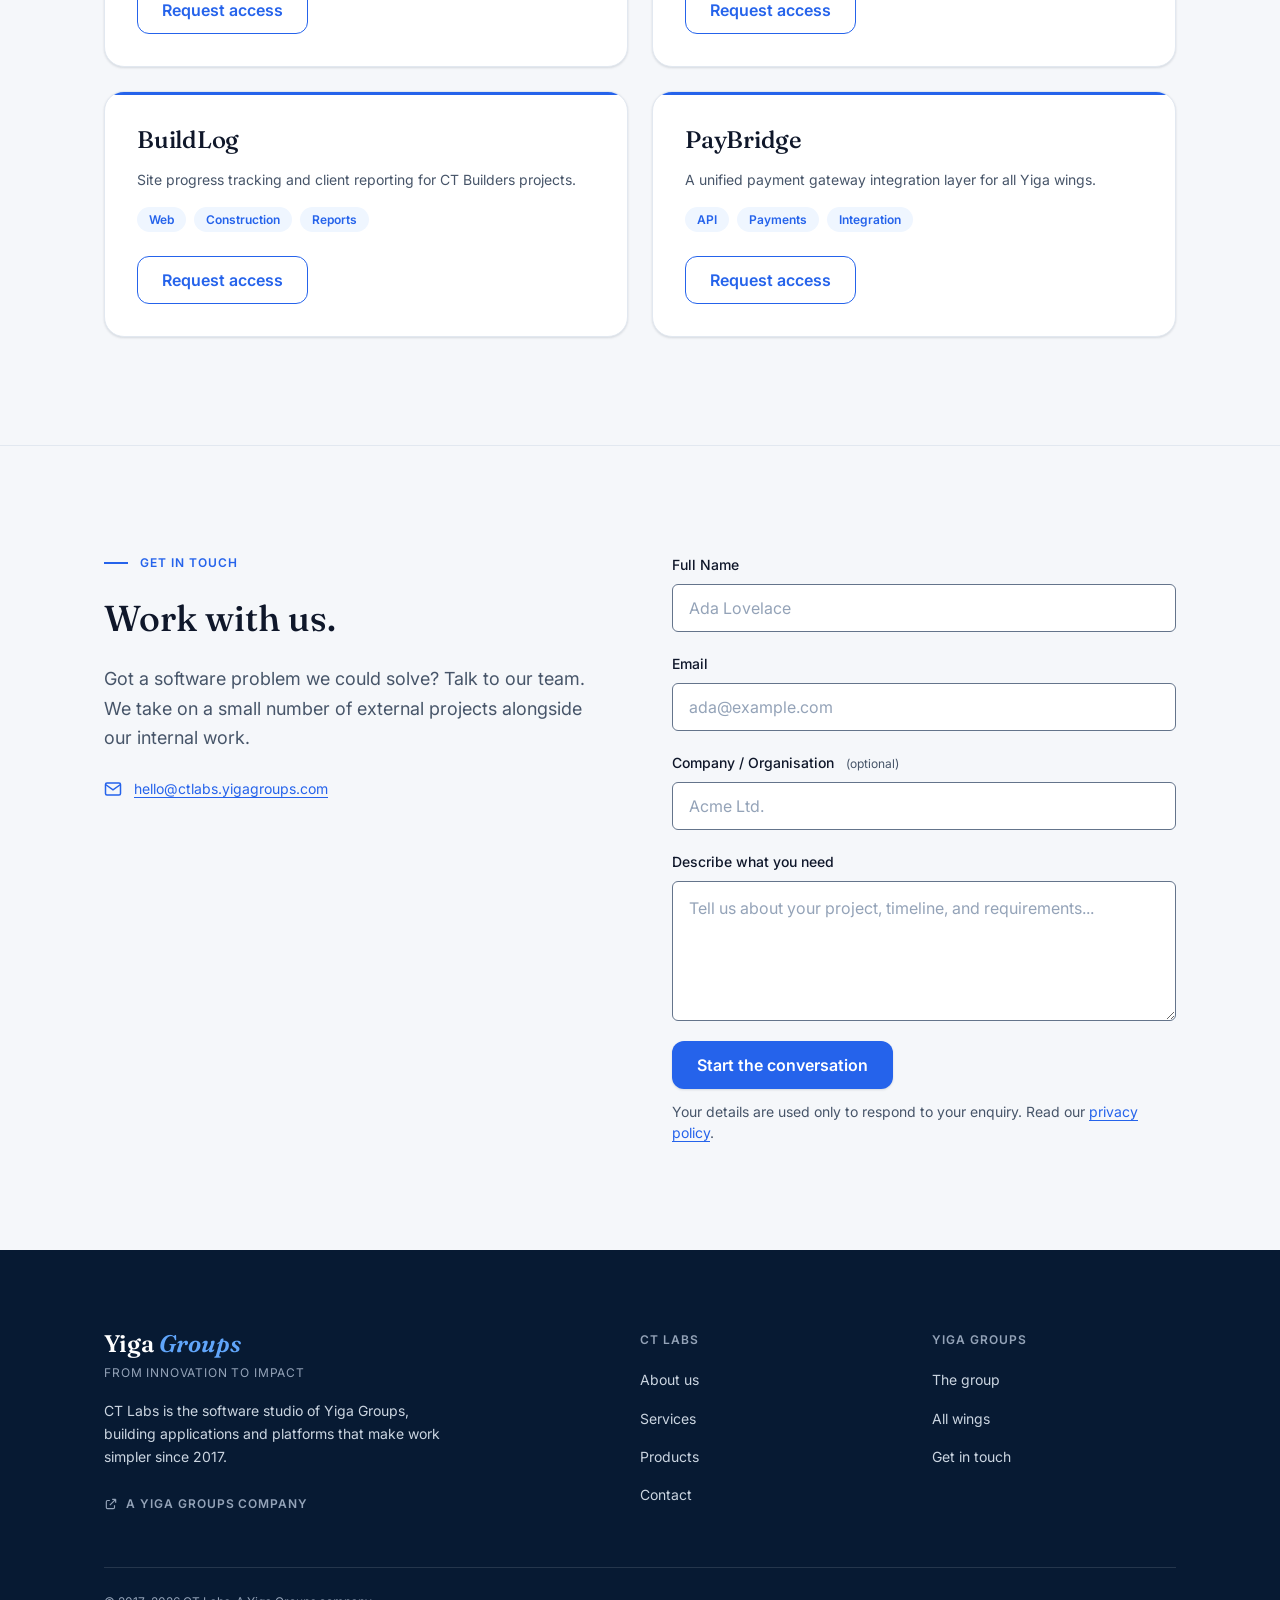
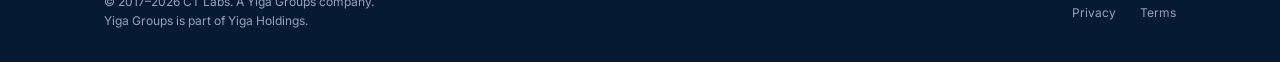
<file: CT Laps/index.html>
<!DOCTYPE html>
<html lang="en">
<head>
  <meta charset="UTF-8">
  <meta name="viewport" content="width=device-width, initial-scale=1.0">
  <title>CT Labs — Software that works, simply | A Yiga Groups company</title>
  <meta name="description" content="CT Labs builds software applications and digital platforms that make everyday work and life simpler — for the Yiga Group wings and beyond.">
  <!-- Open Graph -->
  <meta property="og:title" content="CT Labs — Software that works, simply | A Yiga Groups company">
  <meta property="og:description" content="CT Labs builds software applications and digital platforms that make everyday work and life simpler — for the Yiga Group wings and beyond.">
  <meta property="og:type" content="website">
  <!-- Fonts -->
  <link rel="preconnect" href="https://fonts.googleapis.com">
  <link rel="preconnect" href="https://fonts.gstatic.com" crossorigin>
  <link href="https://fonts.googleapis.com/css2?family=Fraunces:ital,opsz,wght@0,9..144,300..700;1,9..144,300..700&family=Inter:ital,wght@0,400..600;1,400..600&display=swap" rel="stylesheet">
  <!-- Styles: shared first, then wing-specific -->
  <link rel="stylesheet" href="../shared/tokens.css">
  <link rel="stylesheet" href="../shared/components.css">
  <link rel="stylesheet" href="styles.css">
</head>
<body data-wing="labs">
  <!-- Skip link -->
  <a class="yg-skip-link" href="#main">Skip to main content</a>

  <!-- NAV -->
  <header>
    <nav class="yg-nav" aria-label="Main navigation">
      <div class="yg-nav__inner">
        <!-- Parent pill (desktop only — hidden by CSS on mobile) -->
        <a class="yg-nav__parent-pill" href="../Yiga Groups/Yiga-Group.html" aria-label="Part of Yiga Groups — visit parent site">
          <svg aria-hidden="true" fill="none" stroke="currentColor" stroke-width="2" viewBox="0 0 24 24"><path d="M3 12l9-9 9 9M5 10v9a1 1 0 001 1h4v-5h4v5h4a1 1 0 001-1v-9"/></svg>
          Part of Yiga Groups
        </a>
        <!-- Wing name -->
        <a class="yg-nav__brand" href="#" aria-current="page">
          <span class="yg-nav__brand-name">CT <em>Labs</em></span>
        </a>
        <!-- Desktop nav links -->
        <ul class="yg-nav__links" role="list">
          <li><a href="#about">About</a></li>
          <li><a href="#services">Services</a></li>
          <li><a href="#products">Products</a></li>
          <li><a href="#contact">Contact</a></li>
        </ul>
        <!-- Desktop CTA -->
        <div class="yg-nav__cta">
          <a class="yg-btn yg-btn--primary" href="#contact">Contact Us</a>
        </div>
        <!-- Mobile hamburger -->
        <button class="yg-nav__menu-btn" data-yg-menu-toggle aria-expanded="false" aria-controls="mobile-drawer" aria-label="Open menu">
          <svg aria-hidden="true" fill="none" stroke="currentColor" stroke-width="2" viewBox="0 0 24 24"><path stroke-linecap="round" d="M4 6h16M4 12h16M4 18h16"/></svg>
        </button>
      </div>
    </nav>
  </header>

  <!-- MOBILE OVERLAY + DRAWER -->
  <div class="yg-overlay" data-yg-overlay aria-hidden="true"></div>
  <div class="yg-drawer" id="mobile-drawer" data-yg-drawer role="dialog" aria-modal="true" aria-label="Navigation menu">
    <button class="yg-drawer__close" data-yg-drawer-close aria-label="Close menu">
      <svg aria-hidden="true" fill="none" stroke="currentColor" stroke-width="2" viewBox="0 0 24 24"><path stroke-linecap="round" d="M6 18L18 6M6 6l12 12"/></svg>
    </button>
    <ul class="yg-drawer__links" role="list">
      <li><a href="#about">About</a></li>
      <li><a href="#services">Services</a></li>
      <li><a href="#products">Products</a></li>
      <li><a href="#contact">Contact</a></li>
      <li><a href="../Yiga Groups/Yiga-Group.html">Yiga Groups ↗</a></li>
    </ul>
    <div class="yg-drawer__cta">
      <a class="yg-btn yg-btn--primary" href="#contact">Contact Us</a>
    </div>
  </div>

  <main id="main">
    <!-- HERO (Navy) -->
    <section class="yg-hero" id="hero">
      <div class="yg-hero__inner">
        <div class="yg-hero__content" data-reveal>
          <p class="yg-hero__kicker">Software · Technology · Innovation</p>
          <h1 class="yg-h1">Software that <em>works</em>.</h1>
          <p class="yg-hero__lead">We build applications and digital platforms that make everyday work and life simpler. For the Yiga Group wings first — and for clients who need the same standard.</p>
          <div class="yg-btn-row">
            <a href="#products" class="yg-btn yg-btn--primary">See our products</a>
            <a href="../Yiga Groups/Yiga-Group.html" class="yg-btn yg-btn--ghost-white">Meet the group</a>
          </div>
        </div>
        <div class="yg-hero__visual" data-reveal data-delay="1">
          <div class="code-window" aria-hidden="true">
            <div class="code-window__bar">
              <span class="code-dot code-dot--red"></span>
              <span class="code-dot code-dot--yellow"></span>
              <span class="code-dot code-dot--green"></span>
              <span class="code-window__filename">app.js — CT Labs</span>
            </div>
            <div class="code-window__body">
              <span class="code-line"><span class="tok-cm">// CT Labs — Wings OS core</span></span>
              <span class="code-line"><span class="tok-kw">import</span> <span class="tok-def">{ createApp } </span><span class="tok-kw">from</span> <span class="tok-str">'./core'</span></span>
              <span class="code-line"></span>
              <span class="code-line"><span class="tok-kw">const</span> <span class="tok-def">app = </span><span class="tok-fn">createApp</span><span class="tok-def">({</span></span>
              <span class="code-line">  <span class="tok-def">wing: </span><span class="tok-str">'ct-labs'</span><span class="tok-def">,</span></span>
              <span class="code-line">  <span class="tok-def">version: </span><span class="tok-str">'2.4.1'</span><span class="tok-def">,</span></span>
              <span class="code-line">  <span class="tok-def">uptime: </span><span class="tok-num">99.9</span></span>
              <span class="code-line"><span class="tok-def">})</span></span>
              <span class="code-line"></span>
              <span class="code-line"><span class="tok-cm">// Currently serving 5,000+ users</span><span class="code-cursor"></span></span>
            </div>
          </div>
        </div>
      </div>
    </section>

    <!-- ABOUT (Mist) -->
    <section class="yg-section yg-section--mist" id="about">
      <div class="yg-wrap">
        <div class="yg-section-header" data-reveal>
          <p class="yg-kicker">Our approach</p>
          <h2 class="yg-h2">Built once, <em>maintained</em> properly.</h2>
          <p class="yg-lead">CT Labs is the group's internal software studio. We do not move fast and break things. We design carefully, build well, and support what we ship.</p>
        </div>
        <div class="yg-card-grid">
          <article class="yg-card" data-reveal data-delay="1">
            <div class="yg-card__icon" aria-hidden="true">
              <svg fill="none" stroke="currentColor" stroke-width="2" viewBox="0 0 24 24"><polyline points="16 18 22 12 16 6"></polyline><polyline points="8 6 2 12 8 18"></polyline></svg>
            </div>
            <p class="yg-card__num">01</p>
            <h3 class="yg-card__title">Works on your device</h3>
            <p class="yg-card__body">We build for the hardware and networks people actually have — not the newest phone or the fastest connection.</p>
          </article>
          <article class="yg-card" data-reveal data-delay="2">
            <div class="yg-card__icon" aria-hidden="true">
              <svg fill="none" stroke="currentColor" stroke-width="2" viewBox="0 0 24 24"><polygon points="12 2 2 7 12 12 22 7 12 2"></polygon><polyline points="2 17 12 22 22 17"></polyline><polyline points="2 12 12 17 22 12"></polyline></svg>
            </div>
            <p class="yg-card__num">02</p>
            <h3 class="yg-card__title">Designed from use</h3>
            <p class="yg-card__body">Every feature starts with how real people work. We do not add features to look impressive; we cut until what is left is exactly what is needed.</p>
          </article>
          <article class="yg-card" data-reveal data-delay="3">
            <div class="yg-card__icon" aria-hidden="true">
              <svg fill="none" stroke="currentColor" stroke-width="2" viewBox="0 0 24 24"><path d="M12 22s8-4 8-10V5l-8-3-8 3v7c0 6 8 10 8 10z"></path><polyline points="9 12 11 14 15 10"></polyline></svg>
            </div>
            <p class="yg-card__num">03</p>
            <h3 class="yg-card__title">Supported</h3>
            <p class="yg-card__body">We maintain what we ship. When a bug surfaces, we fix it. Our apps do not drift into neglect.</p>
          </article>
        </div>
      </div>
    </section>

    <!-- SERVICES (White) -->
    <section class="yg-section yg-section--white" id="services">
      <div class="yg-wrap">
        <div class="yg-section-header" data-reveal>
          <p class="yg-kicker">What we build</p>
          <h2 class="yg-h2">Products that <em>do the work</em>.</h2>
          <p class="yg-lead">From operational tools for the Yiga wings to platforms available to outside clients, our software is built around genuine problems.</p>
        </div>
        <div class="yg-card-grid yg-card-grid--4">
          <article class="yg-card" data-reveal data-delay="1">
            <div class="yg-card__icon" aria-hidden="true">
              <svg fill="none" stroke="currentColor" stroke-width="2" viewBox="0 0 24 24"><rect x="2" y="3" width="20" height="14" rx="2" ry="2"></rect><line x1="8" y1="21" x2="16" y2="21"></line><line x1="12" y1="17" x2="12" y2="21"></line></svg>
            </div>
            <p class="yg-card__num">01</p>
            <h3 class="yg-card__title">Internal Tools</h3>
            <p class="yg-card__body">Software that runs the Yiga Group operations — inventory, logistics, reporting and communication tools built for each wing's specific workflow.</p>
          </article>
          <article class="yg-card" data-reveal data-delay="2">
            <div class="yg-card__icon" aria-hidden="true">
              <svg fill="none" stroke="currentColor" stroke-width="2" viewBox="0 0 24 24"><circle cx="12" cy="12" r="10"></circle><line x1="2" y1="12" x2="22" y2="12"></line><path d="M12 2a15.3 15.3 0 0 1 4 10 15.3 15.3 0 0 1-4 10 15.3 15.3 0 0 1-4-10 15.3 15.3 0 0 1 4-10z"></path></svg>
            </div>
            <p class="yg-card__num">02</p>
            <h3 class="yg-card__title">Web Platforms</h3>
            <p class="yg-card__body">Full-stack web applications for business use. Clean, fast and accessible — designed to work on low-bandwidth connections.</p>
          </article>
          <article class="yg-card" data-reveal data-delay="3">
            <div class="yg-card__icon" aria-hidden="true">
              <svg fill="none" stroke="currentColor" stroke-width="2" viewBox="0 0 24 24"><rect x="5" y="2" width="14" height="20" rx="2" ry="2"></rect><line x1="12" y1="18" x2="12.01" y2="18"></line></svg>
            </div>
            <p class="yg-card__num">03</p>
            <h3 class="yg-card__title">Mobile Apps</h3>
            <p class="yg-card__body">Android-first mobile applications for the markets we serve. Lightweight, offline-capable and tested on real devices.</p>
          </article>
          <article class="yg-card" data-reveal data-delay="4">
            <div class="yg-card__icon" aria-hidden="true">
              <svg fill="none" stroke="currentColor" stroke-width="2" viewBox="0 0 24 24"><line x1="6" y1="3" x2="6" y2="15"></line><circle cx="18" cy="6" r="3"></circle><circle cx="6" cy="18" r="3"></circle><path d="M18 9a9 9 0 0 1-9 9"></path></svg>
            </div>
            <p class="yg-card__num">04</p>
            <h3 class="yg-card__title">API & Integrations</h3>
            <p class="yg-card__body">We connect systems. Payment gateways, SMS, logistics APIs — CT Labs handles the plumbing so teams can focus on the work.</p>
          </article>
        </div>
      </div>
    </section>

    <!-- STATS (Royal Blue) -->
    <section class="yg-stats" aria-label="Key metrics">
      <div class="yg-stats__grid">
        <div class="yg-stat" data-reveal data-delay="1">
          <span class="yg-stat__num" aria-label="Over 12 products shipped"><span data-count="12">12</span><span class="yg-stat__suffix">+</span></span>
          <span class="yg-stat__label">Products shipped</span>
          <span class="yg-stat__context">Across Yiga wings</span>
        </div>
        <div class="yg-stat" data-reveal data-delay="2">
          <span class="yg-stat__num" aria-label="Over 5,000 daily active users"><span data-count="5000">5000</span><span class="yg-stat__suffix">+</span></span>
          <span class="yg-stat__label">Active users</span>
          <span class="yg-stat__context">Daily active</span>
        </div>
        <div class="yg-stat" data-reveal data-delay="3">
          <span class="yg-stat__num" aria-label="Building since 2017"><span>2017</span></span>
          <span class="yg-stat__label">Building since</span>
          <span class="yg-stat__context">Part of Yiga Groups</span>
        </div>
        <div class="yg-stat" data-reveal data-delay="4">
          <span class="yg-stat__num" aria-label="99.9% uptime SLA"><span data-count="99">99</span><span class="yg-stat__suffix">.9%</span></span>
          <span class="yg-stat__label">Uptime SLA</span>
          <span class="yg-stat__context">On all hosted products</span>
        </div>
      </div>
    </section>

    <!-- UNIQUE SECTION — PRODUCTS SHOWCASE (Mist) -->
    <section class="yg-section yg-section--mist" id="products">
      <div class="yg-wrap">
        <div class="yg-section-header" data-reveal>
          <p class="yg-kicker">Current products</p>
          <h2 class="yg-h2">What we have <em>shipped</em>.</h2>
          <p class="yg-lead">A selection of what CT Labs has built and continues to maintain.</p>
        </div>
        <div class="yg-card-grid yg-card-grid--2">
          <!-- Product 1 -->
          <article class="yg-card product-card" data-reveal data-delay="1">
            <h3 class="product-card__title">Wings OS</h3>
            <p class="product-card__desc">The internal operating dashboard for Yiga Group wings.</p>
            <div class="product-tags" aria-label="Tags for Wings OS">
              <span class="product-tag">Internal</span>
              <span class="product-tag">Dashboard</span>
              <span class="product-tag">Web</span>
            </div>
            <div class="product-card__action">
              <a href="#contact" class="yg-btn yg-btn--ghost product-card__btn">Request access</a>
            </div>
          </article>

          <!-- Product 2 -->
          <article class="yg-card product-card" data-reveal data-delay="2">
            <h3 class="product-card__title">FarmTrack</h3>
            <p class="product-card__desc">Crop tracking and yield reporting for CT Farmers field operations.</p>
            <div class="product-tags" aria-label="Tags for FarmTrack">
              <span class="product-tag">Mobile</span>
              <span class="product-tag">Agriculture</span>
              <span class="product-tag">Offline-capable</span>
            </div>
            <div class="product-card__action">
              <a href="#contact" class="yg-btn yg-btn--ghost product-card__btn">Request access</a>
            </div>
          </article>

          <!-- Product 3 -->
          <article class="yg-card product-card" data-reveal data-delay="3">
            <h3 class="product-card__title">BuildLog</h3>
            <p class="product-card__desc">Site progress tracking and client reporting for CT Builders projects.</p>
            <div class="product-tags" aria-label="Tags for BuildLog">
              <span class="product-tag">Web</span>
              <span class="product-tag">Construction</span>
              <span class="product-tag">Reports</span>
            </div>
            <div class="product-card__action">
              <a href="#contact" class="yg-btn yg-btn--ghost product-card__btn">Request access</a>
            </div>
          </article>

          <!-- Product 4 -->
          <article class="yg-card product-card" data-reveal data-delay="4">
            <h3 class="product-card__title">PayBridge</h3>
            <p class="product-card__desc">A unified payment gateway integration layer for all Yiga wings.</p>
            <div class="product-tags" aria-label="Tags for PayBridge">
              <span class="product-tag">API</span>
              <span class="product-tag">Payments</span>
              <span class="product-tag">Integration</span>
            </div>
            <div class="product-card__action">
              <a href="#contact" class="yg-btn yg-btn--ghost product-card__btn">Request access</a>
            </div>
          </article>
        </div>
      </div>
    </section>

    <!-- CONTACT (Mist) -->
    <section class="yg-section yg-section--mist" id="contact">
      <div class="yg-wrap">
        <div class="yg-contact-layout">
          <!-- Left side -->
          <div class="yg-contact-info" data-reveal>
            <p class="yg-kicker">Get in touch</p>
            <h2 class="yg-contact-info__title">Work with us.</h2>
            <p class="yg-contact-info__body">Got a software problem we could solve? Talk to our team. We take on a small number of external projects alongside our internal work.</p>
            <div class="yg-contact-info__item">
              <svg aria-hidden="true" fill="none" stroke="currentColor" stroke-width="2" viewBox="0 0 24 24"><path d="M4 4h16c1.1 0 2 .9 2 2v12c0 1.1-.9 2-2 2H4c-1.1 0-2-.9-2-2V6c0-1.1.9-2 2-2z"></path><polyline points="22,6 12,13 2,6"></polyline></svg>
              <a href="mailto:hello@ctlabs.yigagroups.com">hello@ctlabs.yigagroups.com</a>
            </div>
          </div>

          <!-- Right side -->
          <form class="yg-form" data-yg-form data-reveal data-delay="1">
            <div class="yg-field">
              <label class="yg-label" for="contact-name">Full Name</label>
              <input class="yg-input" type="text" id="contact-name" name="name" required autocomplete="name" placeholder="Ada Lovelace">
            </div>
            <div class="yg-field">
              <label class="yg-label" for="contact-email">Email</label>
              <input class="yg-input" type="email" id="contact-email" name="email" required autocomplete="email" placeholder="ada@example.com">
            </div>
            <div class="yg-field">
              <label class="yg-label" for="contact-company">Company / Organisation <span class="yg-label__opt">(optional)</span></label>
              <input class="yg-input" type="text" id="contact-company" name="company" autocomplete="organization" placeholder="Acme Ltd.">
            </div>
            <div class="yg-field">
              <label class="yg-label" for="contact-message">Describe what you need</label>
              <textarea class="yg-textarea" id="contact-message" name="message" required placeholder="Tell us about your project, timeline, and requirements..."></textarea>
            </div>
            <button type="submit" class="yg-btn yg-btn--primary">Start the conversation</button>
            <p class="yg-form__privacy">Your details are used only to respond to your enquiry. Read our <a href="#">privacy policy</a>.</p>
          </form>
        </div>
      </div>
    </section>
  </main>

  <!-- FOOTER -->
  <footer class="yg-footer" aria-label="Site footer">
    <div class="yg-footer__inner">
      <div class="yg-footer__grid">
        <!-- Brand col -->
        <div>
          <p class="yg-footer__brand-name">Yiga <em>Groups</em></p>
          <p class="yg-footer__brand-descriptor">From Innovation to Impact</p>
          <p class="yg-footer__brand-desc">CT Labs is the software studio of Yiga Groups, building applications and platforms that make work simpler since 2017.</p>
          <a class="yg-footer__parent-link" href="../Yiga Groups/Yiga-Group.html">
            <svg aria-hidden="true" fill="none" stroke="currentColor" stroke-width="2" viewBox="0 0 24 24" width="14" height="14"><path d="M10 6H6a2 2 0 00-2 2v10a2 2 0 002 2h10a2 2 0 002-2v-4M14 4h6m0 0v6m0-6L10 14"/></svg>
            A Yiga Groups company
          </a>
        </div>
        <!-- Links col 1 -->
        <div>
          <p class="yg-footer__col-title">CT Labs</p>
          <ul class="yg-footer__links">
            <li><a href="#about">About us</a></li>
            <li><a href="#services">Services</a></li>
            <li><a href="#products">Products</a></li>
            <li><a href="#contact">Contact</a></li>
          </ul>
        </div>
        <!-- Links col 2 -->
        <div>
          <p class="yg-footer__col-title">Yiga Groups</p>
          <ul class="yg-footer__links">
            <li><a href="../Yiga Groups/Yiga-Group.html">The group</a></li>
            <li><a href="../Yiga Groups/Yiga-Group.html#wings">All wings</a></li>
            <li><a href="../Yiga Groups/Yiga-Group.html#contact">Get in touch</a></li>
          </ul>
        </div>
      </div>
      <div class="yg-footer__bottom">
        <p class="yg-footer__copyright">
          © 2017–<span data-year></span> CT Labs. A Yiga Groups company.<br>
          Yiga Groups is part of Yiga Holdings.
        </p>
        <ul class="yg-footer__legal">
          <li><a href="#">Privacy</a></li>
          <li><a href="#">Terms</a></li>
        </ul>
      </div>
    </div>
  </footer>

  <!-- Scripts: shared first, then wing-specific -->
  <script src="../shared/base.js" defer></script>
  <script src="script.js" defer></script>
</body>
</html>
</file>
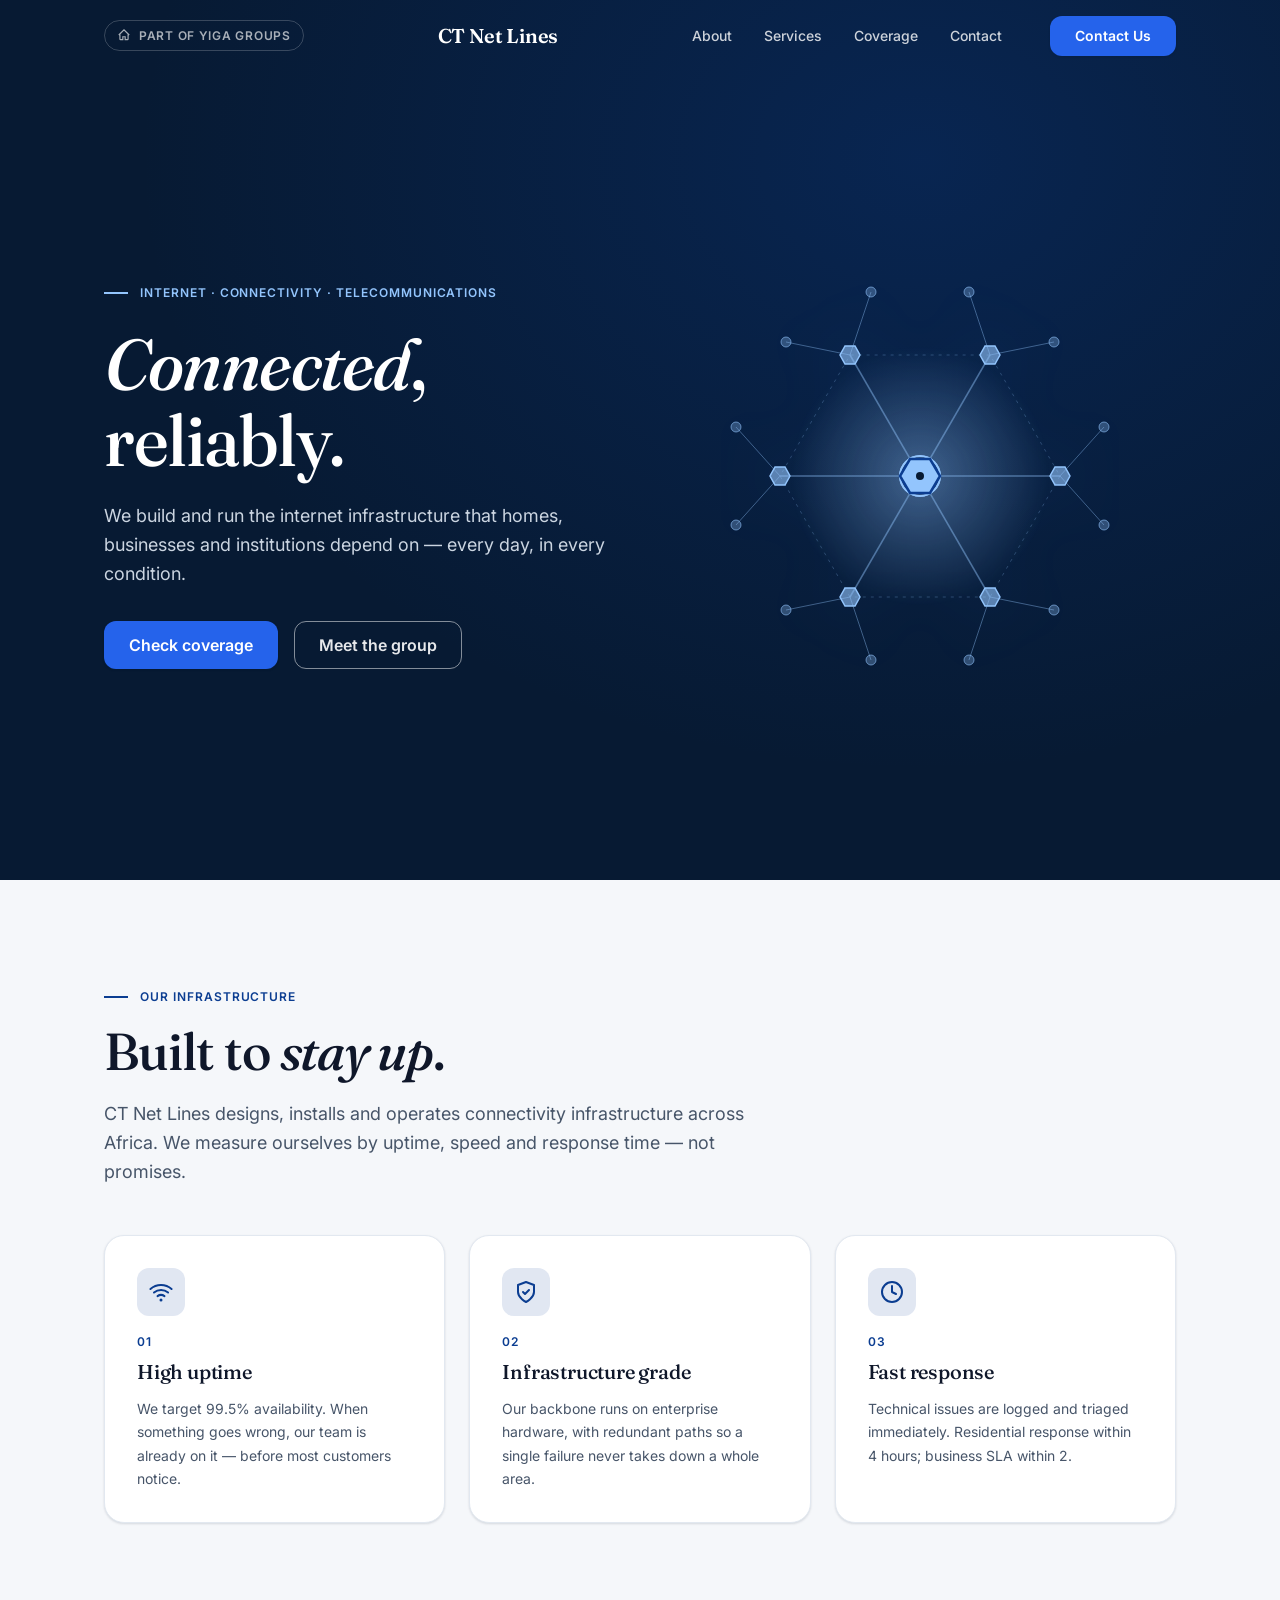
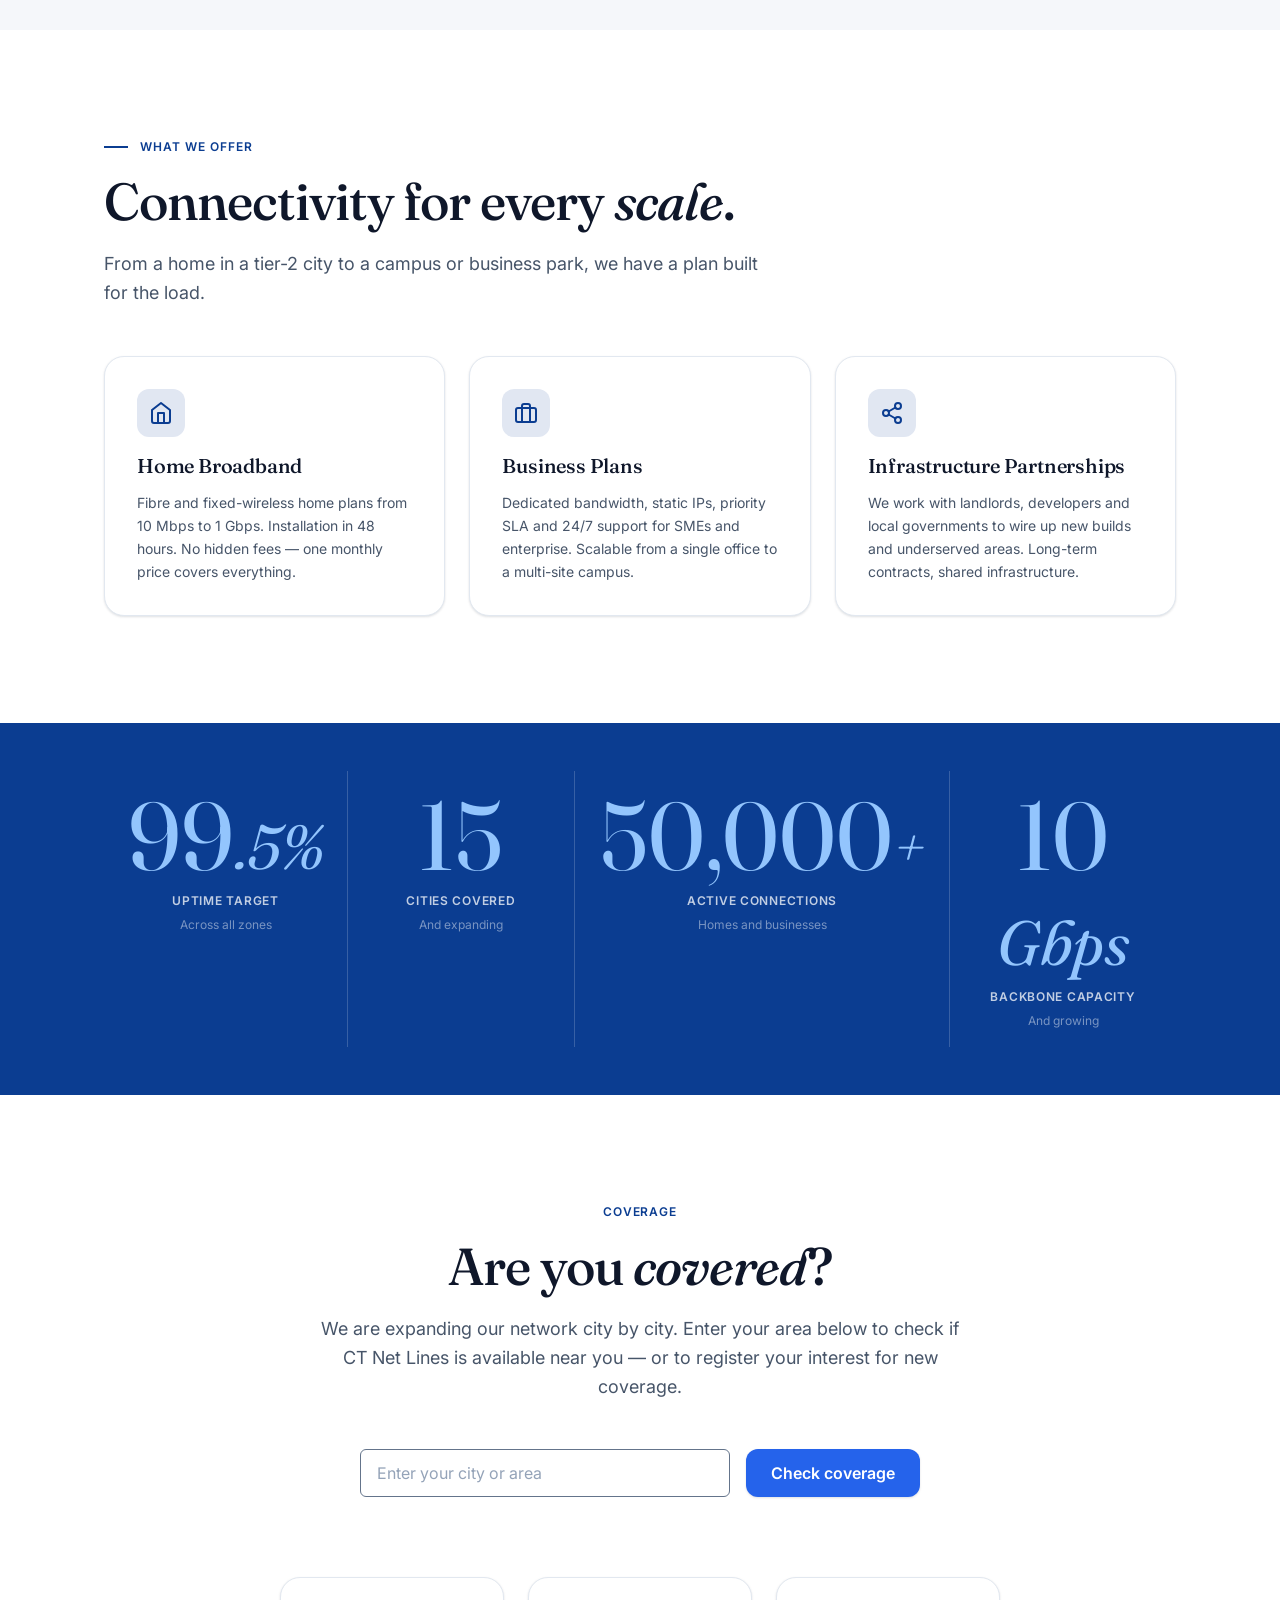
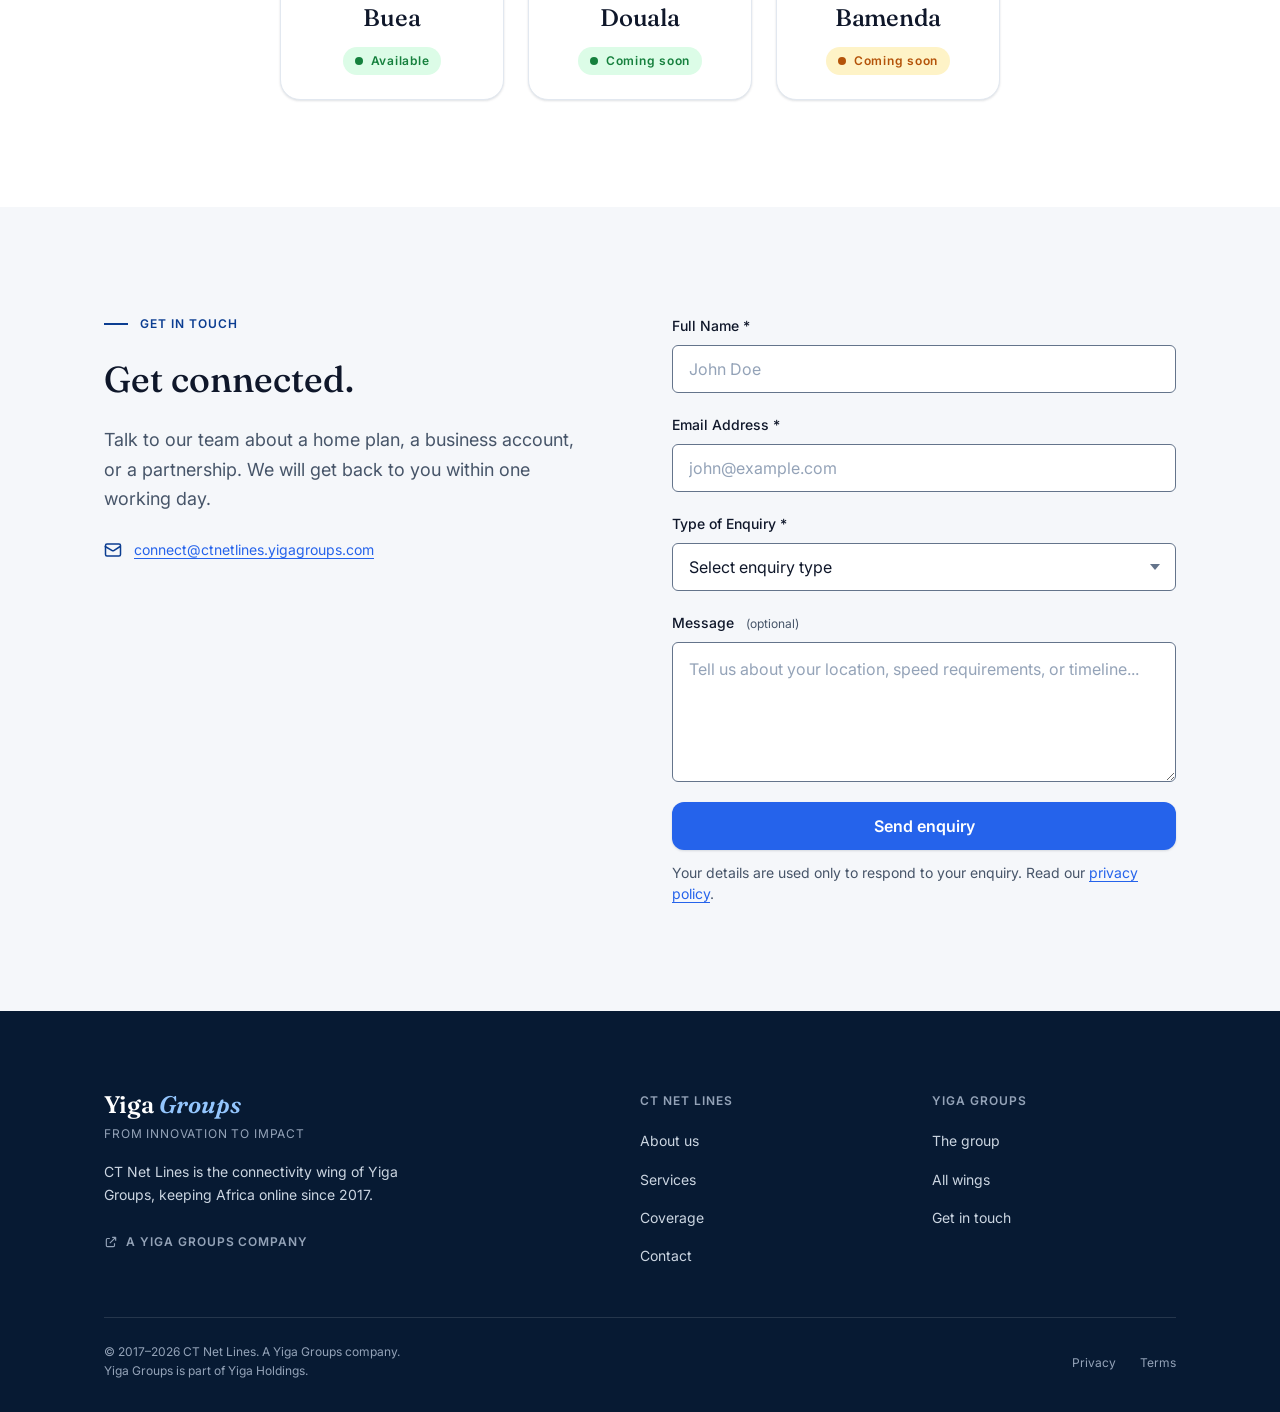
<file: CT Net Lines/index.html>
<!DOCTYPE html>
<html lang="en" data-wing="net">
<head>
  <meta charset="UTF-8">
  <meta name="viewport" content="width=device-width, initial-scale=1.0">
  <title>CT Net Lines — Reliable internet connectivity across Africa | A Yiga Groups company</title>
  <meta name="description" content="CT Net Lines delivers dependable, high-speed internet to homes, businesses and institutions. Infrastructure built to last.">

  <!-- Open Graph -->
  <meta property="og:title" content="CT Net Lines — Reliable internet connectivity across Africa | A Yiga Groups company">
  <meta property="og:description" content="CT Net Lines delivers dependable, high-speed internet to homes, businesses and institutions. Infrastructure built to last.">
  <meta property="og:type" content="website">

  <!-- Fonts: Fraunces & Inter ONLY -->
  <link rel="preconnect" href="https://fonts.googleapis.com">
  <link rel="preconnect" href="https://fonts.gstatic.com" crossorigin>
  <link href="https://fonts.googleapis.com/css2?family=Fraunces:ital,opsz,wght@0,9..144,300..700;1,9..144,300..700&family=Inter:ital,wght@0,400..600;1,400..600&display=swap" rel="stylesheet">

  <!-- Styles: shared first, then wing-specific -->
  <link rel="stylesheet" href="../shared/tokens.css">
  <link rel="stylesheet" href="../shared/components.css">
  <link rel="stylesheet" href="styles.css">
</head>
<body>
  <!-- Skip link for keyboard accessibility -->
  <a class="yg-skip-link" href="#main">Skip to main content</a>

  <!-- NAVIGATION -->
  <header>
    <nav class="yg-nav" aria-label="Main navigation">
      <div class="yg-nav__inner">
        <!-- Parent pill (desktop only — hidden by CSS on mobile) -->
        <a class="yg-nav__parent-pill" href="../Yiga Groups/Yiga-Group.html" aria-label="Part of Yiga Groups — visit parent site">
          <svg aria-hidden="true" fill="none" stroke="currentColor" stroke-width="2" viewBox="0 0 24 24"><path d="M3 12l9-9 9 9M5 10v9a1 1 0 001 1h4v-5h4v5h4a1 1 0 001-1v-9"/></svg>
          Part of Yiga Groups
        </a>

        <!-- Wing name -->
        <a class="yg-nav__brand" href="#" aria-current="page">
          <span class="yg-nav__brand-name">CT Net Lines</span>
        </a>

        <!-- Desktop nav links -->
        <ul class="yg-nav__links" role="list">
          <li><a href="#about">About</a></li>
          <li><a href="#services">Services</a></li>
          <li><a href="#coverage">Coverage</a></li>
          <li><a href="#contact">Contact</a></li>
        </ul>

        <!-- Desktop CTA -->
        <div class="yg-nav__cta">
          <a class="yg-btn yg-btn--primary" href="#contact">Contact Us</a>
        </div>

        <!-- Mobile hamburger -->
        <button class="yg-nav__menu-btn" data-yg-menu-toggle aria-expanded="false" aria-controls="mobile-drawer" aria-label="Open menu">
          <svg aria-hidden="true" fill="none" stroke="currentColor" stroke-width="2" viewBox="0 0 24 24"><path stroke-linecap="round" d="M4 6h16M4 12h16M4 18h16"/></svg>
        </button>
      </div>
    </nav>
  </header>

  <!-- MOBILE OVERLAY + DRAWER -->
  <div class="yg-overlay" data-yg-overlay aria-hidden="true"></div>
  <div class="yg-drawer" id="mobile-drawer" data-yg-drawer role="dialog" aria-modal="true" aria-label="Navigation menu">
    <button class="yg-drawer__close" data-yg-drawer-close aria-label="Close menu">
      <svg aria-hidden="true" fill="none" stroke="currentColor" stroke-width="2" viewBox="0 0 24 24"><path stroke-linecap="round" d="M6 18L18 6M6 6l12 12"/></svg>
    </button>
    <ul class="yg-drawer__links" role="list">
      <li><a href="#about">About</a></li>
      <li><a href="#services">Services</a></li>
      <li><a href="#coverage">Coverage</a></li>
      <li><a href="#contact">Contact</a></li>
      <li><a href="../Yiga Groups/Yiga-Group.html">Yiga Groups ↗</a></li>
    </ul>
    <div class="yg-drawer__cta">
      <a class="yg-btn yg-btn--primary" href="#contact">Contact Us</a>
    </div>
  </div>

  <main id="main">
    <!-- HERO SECTION (Navy background) -->
    <section class="yg-hero" id="hero" aria-label="Introduction">
      <div class="yg-hero__inner">
        <div class="yg-hero__content" data-reveal>
          <p class="yg-hero__kicker">Internet · Connectivity · Telecommunications</p>
          <h1 class="yg-h1"><em>Connected</em>, reliably.</h1>
          <p class="yg-hero__lead">We build and run the internet infrastructure that homes, businesses and institutions depend on — every day, in every condition.</p>
          <div class="yg-btn-row">
            <a class="yg-btn yg-btn--primary" href="#coverage">Check coverage</a>
            <a class="yg-btn yg-btn--ghost-white" href="../Yiga Groups/Yiga-Group.html">Meet the group</a>
          </div>
        </div>

        <div class="yg-hero__visual" data-reveal data-delay="2">
          <div class="wing-visual">
            <svg viewBox="0 0 400 400" width="400" height="400" aria-label="Network topology diagram showing interconnected hubs and nodes" role="img">
              <defs>
                <!-- Central glow -->
                <radialGradient id="netCenterGlow" cx="50%" cy="50%" r="50%">
                  <stop offset="0%" stop-color="#93C5FD" stop-opacity="0.35"/>
                  <stop offset="100%" stop-color="#93C5FD" stop-opacity="0"/>
                </radialGradient>
              </defs>

              <!-- Center ambient glow -->
              <circle cx="200" cy="200" r="130" fill="url(#netCenterGlow)"/>

              <!-- Outer connections to small nodes -->
              <!-- Outer 0 (340, 200) to (384, 151) and (384, 249) -->
              <line x1="340" y1="200" x2="384" y2="151" stroke="#93C5FD" stroke-width="1" stroke-opacity="0.4"/>
              <line x1="340" y1="200" x2="384" y2="249" stroke="#93C5FD" stroke-width="1" stroke-opacity="0.4"/>

              <!-- Outer 60 (270, 321) to (334, 334) and (249, 384) -->
              <line x1="270" y1="321" x2="334" y2="334" stroke="#93C5FD" stroke-width="1" stroke-opacity="0.4"/>
              <line x1="270" y1="321" x2="249" y2="384" stroke="#93C5FD" stroke-width="1" stroke-opacity="0.4"/>

              <!-- Outer 120 (130, 321) to (151, 384) and (66, 334) -->
              <line x1="130" y1="321" x2="151" y2="384" stroke="#93C5FD" stroke-width="1" stroke-opacity="0.4"/>
              <line x1="130" y1="321" x2="66" y2="334" stroke="#93C5FD" stroke-width="1" stroke-opacity="0.4"/>

              <!-- Outer 180 (60, 200) to (16, 249) and (16, 151) -->
              <line x1="60" y1="200" x2="16" y2="249" stroke="#93C5FD" stroke-width="1" stroke-opacity="0.4"/>
              <line x1="60" y1="200" x2="16" y2="151" stroke="#93C5FD" stroke-width="1" stroke-opacity="0.4"/>

              <!-- Outer 240 (130, 79) to (66, 66) and (151, 16) -->
              <line x1="130" y1="79" x2="66" y2="66" stroke="#93C5FD" stroke-width="1" stroke-opacity="0.4"/>
              <line x1="130" y1="79" x2="151" y2="16" stroke="#93C5FD" stroke-width="1" stroke-opacity="0.4"/>

              <!-- Outer 300 (270, 79) to (249, 16) and (334, 66) -->
              <line x1="270" y1="79" x2="249" y2="16" stroke="#93C5FD" stroke-width="1" stroke-opacity="0.4"/>
              <line x1="270" y1="79" x2="334" y2="66" stroke="#93C5FD" stroke-width="1" stroke-opacity="0.4"/>

              <!-- Central backbone lines to 6 outer nodes -->
              <line x1="200" y1="200" x2="340" y2="200" stroke="#93C5FD" stroke-width="1.5" stroke-opacity="0.45"/>
              <line x1="200" y1="200" x2="270" y2="321" stroke="#93C5FD" stroke-width="1.5" stroke-opacity="0.45"/>
              <line x1="200" y1="200" x2="130" y2="321" stroke="#93C5FD" stroke-width="1.5" stroke-opacity="0.45"/>
              <line x1="200" y1="200" x2="60" y2="200" stroke="#93C5FD" stroke-width="1.5" stroke-opacity="0.45"/>
              <line x1="200" y1="200" x2="130" y2="79" stroke="#93C5FD" stroke-width="1.5" stroke-opacity="0.45"/>
              <line x1="200" y1="200" x2="270" y2="79" stroke="#93C5FD" stroke-width="1.5" stroke-opacity="0.45"/>

              <!-- Ring connecting outer nodes -->
              <polygon points="340,200 270,321 130,321 60,200 130,79 270,79" fill="none" stroke="#93C5FD" stroke-width="1" stroke-dasharray="3 5" stroke-opacity="0.25"/>

              <!-- 12 smaller peripheral nodes (10px diameter, #93C5FD at 0.3 opacity) -->
              <circle cx="384" cy="151" r="5" fill="#93C5FD" fill-opacity="0.3" stroke="#93C5FD" stroke-opacity="0.6" stroke-width="1"/>
              <circle cx="384" cy="249" r="5" fill="#93C5FD" fill-opacity="0.3" stroke="#93C5FD" stroke-opacity="0.6" stroke-width="1"/>
              <circle cx="334" cy="334" r="5" fill="#93C5FD" fill-opacity="0.3" stroke="#93C5FD" stroke-opacity="0.6" stroke-width="1"/>
              <circle cx="249" cy="384" r="5" fill="#93C5FD" fill-opacity="0.3" stroke="#93C5FD" stroke-opacity="0.6" stroke-width="1"/>
              <circle cx="151" cy="384" r="5" fill="#93C5FD" fill-opacity="0.3" stroke="#93C5FD" stroke-opacity="0.6" stroke-width="1"/>
              <circle cx="66" cy="334" r="5" fill="#93C5FD" fill-opacity="0.3" stroke="#93C5FD" stroke-opacity="0.6" stroke-width="1"/>
              <circle cx="16" cy="249" r="5" fill="#93C5FD" fill-opacity="0.3" stroke="#93C5FD" stroke-opacity="0.6" stroke-width="1"/>
              <circle cx="16" cy="151" r="5" fill="#93C5FD" fill-opacity="0.3" stroke="#93C5FD" stroke-opacity="0.6" stroke-width="1"/>
              <circle cx="66" cy="66" r="5" fill="#93C5FD" fill-opacity="0.3" stroke="#93C5FD" stroke-opacity="0.6" stroke-width="1"/>
              <circle cx="151" cy="16" r="5" fill="#93C5FD" fill-opacity="0.3" stroke="#93C5FD" stroke-opacity="0.6" stroke-width="1"/>
              <circle cx="249" cy="16" r="5" fill="#93C5FD" fill-opacity="0.3" stroke="#93C5FD" stroke-opacity="0.6" stroke-width="1"/>
              <circle cx="334" cy="66" r="5" fill="#93C5FD" fill-opacity="0.3" stroke="#93C5FD" stroke-opacity="0.6" stroke-width="1"/>

              <!-- 6 outer hexagonal nodes (20px diameter, #93C5FD at 0.6 opacity) -->
              <!-- 0° (340, 200) -->
              <polygon points="350,200 345,209 335,209 330,200 335,191 345,191" fill="#93C5FD" fill-opacity="0.6" stroke="#93C5FD" stroke-width="1.5"/>
              <!-- 60° (270, 321) -->
              <polygon points="280,321 275,330 265,330 260,321 265,312 275,312" fill="#93C5FD" fill-opacity="0.6" stroke="#93C5FD" stroke-width="1.5"/>
              <!-- 120° (130, 321) -->
              <polygon points="140,321 135,330 125,330 120,321 125,312 135,312" fill="#93C5FD" fill-opacity="0.6" stroke="#93C5FD" stroke-width="1.5"/>
              <!-- 180° (60, 200) -->
              <polygon points="70,200 65,209 55,209 50,200 55,191 65,191" fill="#93C5FD" fill-opacity="0.6" stroke="#93C5FD" stroke-width="1.5"/>
              <!-- 240° (130, 79) -->
              <polygon points="140,79 135,88 125,88 120,79 125,70 135,70" fill="#93C5FD" fill-opacity="0.6" stroke="#93C5FD" stroke-width="1.5"/>
              <!-- 300° (270, 79) -->
              <polygon points="280,79 275,88 265,88 260,79 265,70 275,70" fill="#93C5FD" fill-opacity="0.6" stroke="#93C5FD" stroke-width="1.5"/>

              <!-- Pulsing circles expanding from center node -->
              <circle class="net-pulse" cx="200" cy="200" r="20" fill="none" stroke="#93C5FD" stroke-width="2"/>
              <circle class="net-pulse net-pulse--delayed" cx="200" cy="200" r="20" fill="none" stroke="#93C5FD" stroke-width="1.5"/>

              <!-- Central hexagonal node (40px diameter, #93C5FD fill, stroke #0B3D91) -->
              <polygon points="220,200 210,217 190,217 180,200 190,183 210,183" fill="#93C5FD" stroke="#0B3D91" stroke-width="2.5"/>
              <!-- Central core point -->
              <circle cx="200" cy="200" r="4" fill="#071A33"/>
            </svg>
          </div>
        </div>
      </div>
    </section>

    <!-- ABOUT SECTION (Mist background) -->
    <section class="yg-section yg-section--mist" id="about" aria-labelledby="about-heading">
      <div class="yg-wrap">
        <div class="yg-section-header" data-reveal>
          <p class="yg-kicker">Our infrastructure</p>
          <h2 class="yg-h2" id="about-heading">Built to <em>stay up</em>.</h2>
          <p class="yg-lead">CT Net Lines designs, installs and operates connectivity infrastructure across Africa. We measure ourselves by uptime, speed and response time — not promises.</p>
        </div>

        <div class="yg-card-grid">
          <!-- Card 1 -->
          <article class="yg-card" data-reveal data-delay="1">
            <div class="yg-card__icon" aria-hidden="true">
              <!-- Wifi signal SVG -->
              <svg fill="none" stroke="currentColor" stroke-width="2" stroke-linecap="round" stroke-linejoin="round" viewBox="0 0 24 24">
                <path d="M5 12.55a11 11 0 0 1 14.08 0"/>
                <path d="M1.42 9a16 16 0 0 1 21.16 0"/>
                <path d="M8.53 16.11a6 6 0 0 1 6.95 0"/>
                <line x1="12" y1="20" x2="12.01" y2="20" stroke-width="3"/>
              </svg>
            </div>
            <p class="yg-card__num">01</p>
            <h3 class="yg-card__title">High uptime</h3>
            <p class="yg-card__body">We target 99.5% availability. When something goes wrong, our team is already on it — before most customers notice.</p>
          </article>

          <!-- Card 2 -->
          <article class="yg-card" data-reveal data-delay="2">
            <div class="yg-card__icon" aria-hidden="true">
              <!-- Shield check SVG -->
              <svg fill="none" stroke="currentColor" stroke-width="2" stroke-linecap="round" stroke-linejoin="round" viewBox="0 0 24 24">
                <path d="M12 22s8-4 8-10V5l-8-3-8 3v7c0 6 8 10 8 10z"/>
                <path d="m9 12 2 2 4-4"/>
              </svg>
            </div>
            <p class="yg-card__num">02</p>
            <h3 class="yg-card__title">Infrastructure grade</h3>
            <p class="yg-card__body">Our backbone runs on enterprise hardware, with redundant paths so a single failure never takes down a whole area.</p>
          </article>

          <!-- Card 3 -->
          <article class="yg-card" data-reveal data-delay="3">
            <div class="yg-card__icon" aria-hidden="true">
              <!-- Clock SVG -->
              <svg fill="none" stroke="currentColor" stroke-width="2" stroke-linecap="round" stroke-linejoin="round" viewBox="0 0 24 24">
                <circle cx="12" cy="12" r="10"/>
                <polyline points="12 6 12 12 16 14"/>
              </svg>
            </div>
            <p class="yg-card__num">03</p>
            <h3 class="yg-card__title">Fast response</h3>
            <p class="yg-card__body">Technical issues are logged and triaged immediately. Residential response within 4 hours; business SLA within 2.</p>
          </article>
        </div>
      </div>
    </section>

    <!-- SERVICES SECTION (White background) -->
    <section class="yg-section yg-section--white" id="services" aria-labelledby="services-heading">
      <div class="yg-wrap">
        <div class="yg-section-header" data-reveal>
          <p class="yg-kicker">What we offer</p>
          <h2 class="yg-h2" id="services-heading">Connectivity for every <em>scale</em>.</h2>
          <p class="yg-lead">From a home in a tier-2 city to a campus or business park, we have a plan built for the load.</p>
        </div>

        <div class="yg-card-grid">
          <!-- Service 1 -->
          <article class="yg-card" data-reveal data-delay="1">
            <div class="yg-card__icon" aria-hidden="true">
              <svg fill="none" stroke="currentColor" stroke-width="2" stroke-linecap="round" stroke-linejoin="round" viewBox="0 0 24 24">
                <path d="M3 9l9-7 9 7v11a2 2 0 0 1-2 2H5a2 2 0 0 1-2-2z"/>
                <polyline points="9 22 9 12 15 12 15 22"/>
              </svg>
            </div>
            <h3 class="yg-card__title">Home Broadband</h3>
            <p class="yg-card__body">Fibre and fixed-wireless home plans from 10 Mbps to 1 Gbps. Installation in 48 hours. No hidden fees — one monthly price covers everything.</p>
          </article>

          <!-- Service 2 -->
          <article class="yg-card" data-reveal data-delay="2">
            <div class="yg-card__icon" aria-hidden="true">
              <svg fill="none" stroke="currentColor" stroke-width="2" stroke-linecap="round" stroke-linejoin="round" viewBox="0 0 24 24">
                <rect x="2" y="7" width="20" height="14" rx="2" ry="2"/>
                <path d="M16 21V5a2 2 0 0 0-2-2h-4a2 2 0 0 0-2 2v16"/>
              </svg>
            </div>
            <h3 class="yg-card__title">Business Plans</h3>
            <p class="yg-card__body">Dedicated bandwidth, static IPs, priority SLA and 24/7 support for SMEs and enterprise. Scalable from a single office to a multi-site campus.</p>
          </article>

          <!-- Service 3 -->
          <article class="yg-card" data-reveal data-delay="3">
            <div class="yg-card__icon" aria-hidden="true">
              <svg fill="none" stroke="currentColor" stroke-width="2" stroke-linecap="round" stroke-linejoin="round" viewBox="0 0 24 24">
                <circle cx="18" cy="5" r="3"/>
                <circle cx="6" cy="12" r="3"/>
                <circle cx="18" cy="19" r="3"/>
                <line x1="8.59" y1="13.51" x2="15.42" y2="17.49"/>
                <line x1="15.41" y1="6.51" x2="8.59" y2="10.49"/>
              </svg>
            </div>
            <h3 class="yg-card__title">Infrastructure Partnerships</h3>
            <p class="yg-card__body">We work with landlords, developers and local governments to wire up new builds and underserved areas. Long-term contracts, shared infrastructure.</p>
          </article>
        </div>
      </div>
    </section>

    <!-- STATS BAR (Royal Blue background) -->
    <section class="yg-stats" aria-label="Key performance metrics">
      <div class="yg-stats__grid">
        <!-- Stat 1: 99.5% Uptime target -->
        <div class="yg-stat" data-reveal>
          <div class="yg-stat__num" aria-label="99.5% uptime target">
            <span data-count="99">99</span><span class="yg-stat__suffix">.5%</span>
          </div>
          <span class="yg-stat__label">Uptime target</span>
          <span class="yg-stat__context">Across all zones</span>
        </div>

        <!-- Stat 2: 15 Cities covered -->
        <div class="yg-stat" data-reveal data-delay="1">
          <div class="yg-stat__num" aria-label="15 cities covered">
            <span data-count="15">15</span>
          </div>
          <span class="yg-stat__label">Cities covered</span>
          <span class="yg-stat__context">And expanding</span>
        </div>

        <!-- Stat 3: 50,000+ Active connections -->
        <div class="yg-stat" data-reveal data-delay="2">
          <div class="yg-stat__num" aria-label="50,000+ active connections">
            <span data-count="50000">50,000</span><span class="yg-stat__suffix">+</span>
          </div>
          <span class="yg-stat__label">Active connections</span>
          <span class="yg-stat__context">Homes and businesses</span>
        </div>

        <!-- Stat 4: 10 Gbps Backbone capacity -->
        <div class="yg-stat" data-reveal data-delay="3">
          <div class="yg-stat__num" aria-label="10 Gbps backbone capacity">
            <span data-count="10">10</span><span class="yg-stat__suffix"> Gbps</span>
          </div>
          <span class="yg-stat__label">Backbone capacity</span>
          <span class="yg-stat__context">And growing</span>
        </div>
      </div>
    </section>

    <!-- UNIQUE SECTION — COVERAGE MAP PLACEHOLDER (White background) -->
    <section class="yg-section yg-section--white" id="coverage" aria-labelledby="coverage-heading">
      <div class="yg-wrap">
        <div class="yg-section-header yg-section-header--centre" data-reveal>
          <p class="yg-kicker">Coverage</p>
          <h2 class="yg-h2" id="coverage-heading">Are you <em>covered</em>?</h2>
          <p class="yg-lead">We are expanding our network city by city. Enter your area below to check if CT Net Lines is available near you — or to register your interest for new coverage.</p>
        </div>

        <div data-reveal data-delay="1">
          <div class="coverage-checker">
            <input type="text" class="yg-input coverage-checker__input" placeholder="Enter your city or area" aria-label="Enter your city or area to check coverage">
            <button class="yg-btn yg-btn--primary" id="check-coverage-btn" type="button">Check coverage</button>
          </div>
          <p class="coverage-result" id="coverage-result" role="status" aria-live="polite"></p>
        </div>

        <div class="coverage-cities">
          <div class="coverage-city" data-reveal data-delay="1">
            <h3 class="coverage-city__name">Buea</h3>
            <span class="coverage-badge coverage-badge--available">
              <svg aria-hidden="true" width="8" height="8" viewBox="0 0 8 8"><circle cx="4" cy="4" r="4" fill="currentColor"/></svg>
              Available
            </span>
          </div>
          <div class="coverage-city" data-reveal data-delay="2">
            <h3 class="coverage-city__name">Douala</h3>
            <span class="coverage-badge coverage-badge--available">
              <svg aria-hidden="true" width="8" height="8" viewBox="0 0 8 8"><circle cx="4" cy="4" r="4" fill="currentColor"/></svg>
              Coming soon
            </span>
          </div>
          <div class="coverage-city" data-reveal data-delay="3">
            <h3 class="coverage-city__name">Bamenda</h3>
            <span class="coverage-badge coverage-badge--soon">
              <svg aria-hidden="true" width="8" height="8" viewBox="0 0 8 8"><circle cx="4" cy="4" r="4" fill="currentColor"/></svg>
              Coming soon
            </span>
          </div>
        </div>
      </div>
    </section>

    <!-- CONTACT SECTION (Mist background) -->
    <section class="yg-section yg-section--mist" id="contact" aria-labelledby="contact-heading">
      <div class="yg-wrap">
        <div class="yg-contact-layout">
          <!-- Left side -->
          <div class="yg-contact-info" data-reveal>
            <p class="yg-kicker">Get in touch</p>
            <h2 class="yg-contact-info__title" id="contact-heading">Get connected.</h2>
            <p class="yg-contact-info__body">Talk to our team about a home plan, a business account, or a partnership. We will get back to you within one working day.</p>
            <div class="yg-contact-info__item">
              <svg aria-hidden="true" fill="none" stroke="currentColor" stroke-width="2" viewBox="0 0 24 24"><rect width="20" height="16" x="2" y="4" rx="2"/><path d="m22 7-8.97 5.7a1.94 1.94 0 0 1-2.06 0L1 7"/></svg>
              <a href="mailto:connect@ctnetlines.yigagroups.com">connect@ctnetlines.yigagroups.com</a>
            </div>
          </div>

          <!-- Right side: contact form -->
          <div class="yg-contact-form-wrap" data-reveal data-delay="1">
            <form class="yg-form" data-yg-form>
              <div class="yg-field">
                <label class="yg-label" for="contact-name">Full Name <span aria-hidden="true">*</span></label>
                <input type="text" class="yg-input" id="contact-name" name="name" required autocomplete="name" placeholder="John Doe">
              </div>

              <div class="yg-field">
                <label class="yg-label" for="contact-email">Email Address <span aria-hidden="true">*</span></label>
                <input type="email" class="yg-input" id="contact-email" name="email" required autocomplete="email" placeholder="john@example.com">
              </div>

              <div class="yg-field">
                <label class="yg-label" for="contact-type">Type of Enquiry <span aria-hidden="true">*</span></label>
                <div class="yg-select-wrapper">
                  <select class="yg-select" id="contact-type" name="enquiry_type" required>
                    <option value="" disabled selected>Select enquiry type</option>
                    <option value="home">Home plan</option>
                    <option value="business">Business plan</option>
                    <option value="partnership">Partnership</option>
                    <option value="other">Other</option>
                  </select>
                </div>
              </div>

              <div class="yg-field">
                <label class="yg-label" for="contact-message">Message <span class="yg-label__opt">(optional)</span></label>
                <textarea class="yg-textarea" id="contact-message" name="message" rows="4" placeholder="Tell us about your location, speed requirements, or timeline..."></textarea>
              </div>

              <button type="submit" class="yg-btn yg-btn--primary" style="width: 100%;">Send enquiry</button>

              <p class="yg-form__privacy">Your details are used only to respond to your enquiry. Read our <a href="#">privacy policy</a>.</p>
            </form>
          </div>
        </div>
      </div>
    </section>
  </main>

  <!-- FOOTER (Navy background) -->
  <footer class="yg-footer" aria-label="Site footer">
    <div class="yg-footer__inner">
      <div class="yg-footer__grid">
        <!-- Brand col -->
        <div>
          <p class="yg-footer__brand-name">Yiga <em>Groups</em></p>
          <p class="yg-footer__brand-descriptor">From Innovation to Impact</p>
          <p class="yg-footer__brand-desc">CT Net Lines is the connectivity wing of Yiga Groups, keeping Africa online since 2017.</p>
          <a class="yg-footer__parent-link" href="../Yiga Groups/Yiga-Group.html">
            <svg aria-hidden="true" fill="none" stroke="currentColor" stroke-width="2" viewBox="0 0 24 24" width="14" height="14"><path d="M10 6H6a2 2 0 00-2 2v10a2 2 0 002 2h10a2 2 0 002-2v-4M14 4h6m0 0v6m0-6L10 14"/></svg>
            A Yiga Groups company
          </a>
        </div>

        <!-- Links col 1: Wing links -->
        <div>
          <p class="yg-footer__col-title">CT Net Lines</p>
          <ul class="yg-footer__links">
            <li><a href="#about">About us</a></li>
            <li><a href="#services">Services</a></li>
            <li><a href="#coverage">Coverage</a></li>
            <li><a href="#contact">Contact</a></li>
          </ul>
        </div>

        <!-- Links col 2: Group links -->
        <div>
          <p class="yg-footer__col-title">Yiga Groups</p>
          <ul class="yg-footer__links">
            <li><a href="../Yiga Groups/Yiga-Group.html">The group</a></li>
            <li><a href="../Yiga Groups/Yiga-Group.html#wings">All wings</a></li>
            <li><a href="../Yiga Groups/Yiga-Group.html#contact">Get in touch</a></li>
          </ul>
        </div>
      </div>

      <div class="yg-footer__bottom">
        <p class="yg-footer__copyright">
          © 2017–<span data-year></span> CT Net Lines. A Yiga Groups company.<br>
          Yiga Groups is part of Yiga Holdings.
        </p>
        <ul class="yg-footer__legal">
          <li><a href="#">Privacy</a></li>
          <li><a href="#">Terms</a></li>
        </ul>
      </div>
    </div>
  </footer>

  <!-- Scripts: shared first, then wing-specific -->
  <script src="../shared/base.js" defer></script>
  <script src="script.js" defer></script>
</body>
</html>
</file>
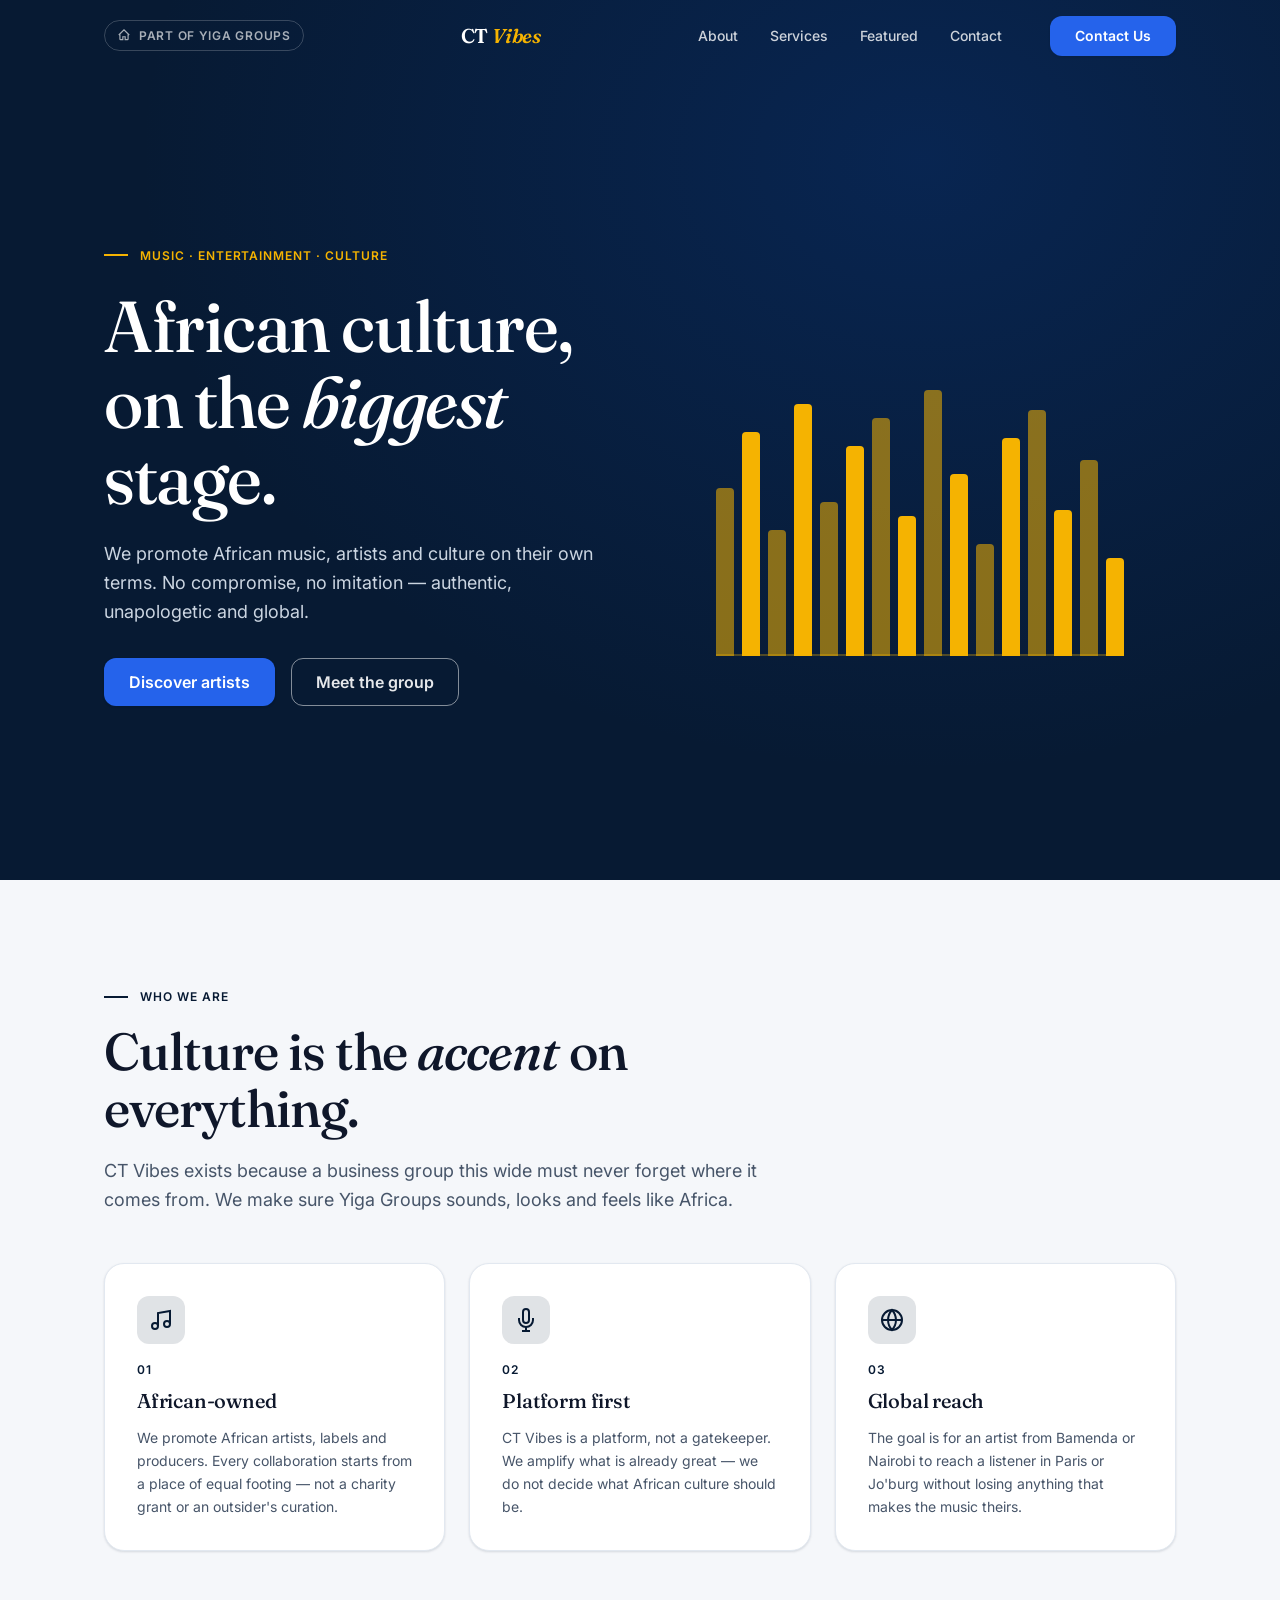
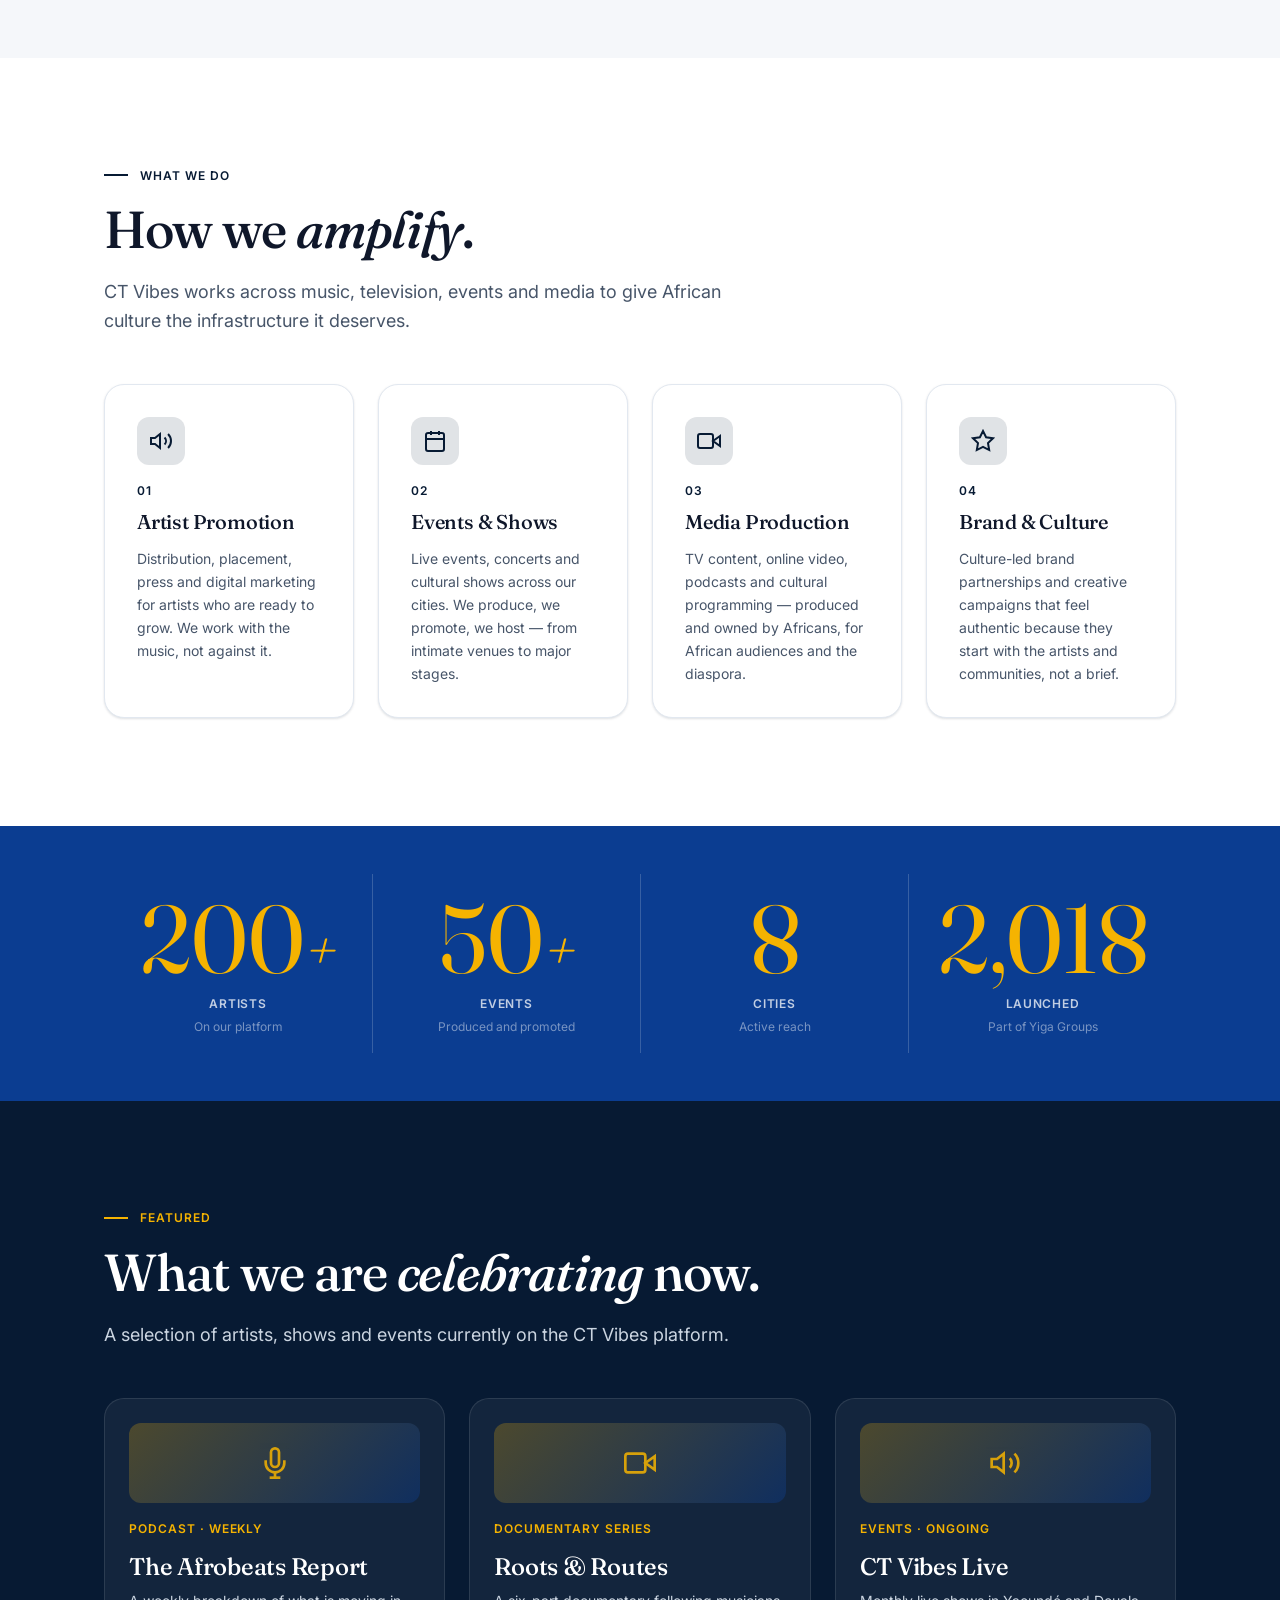
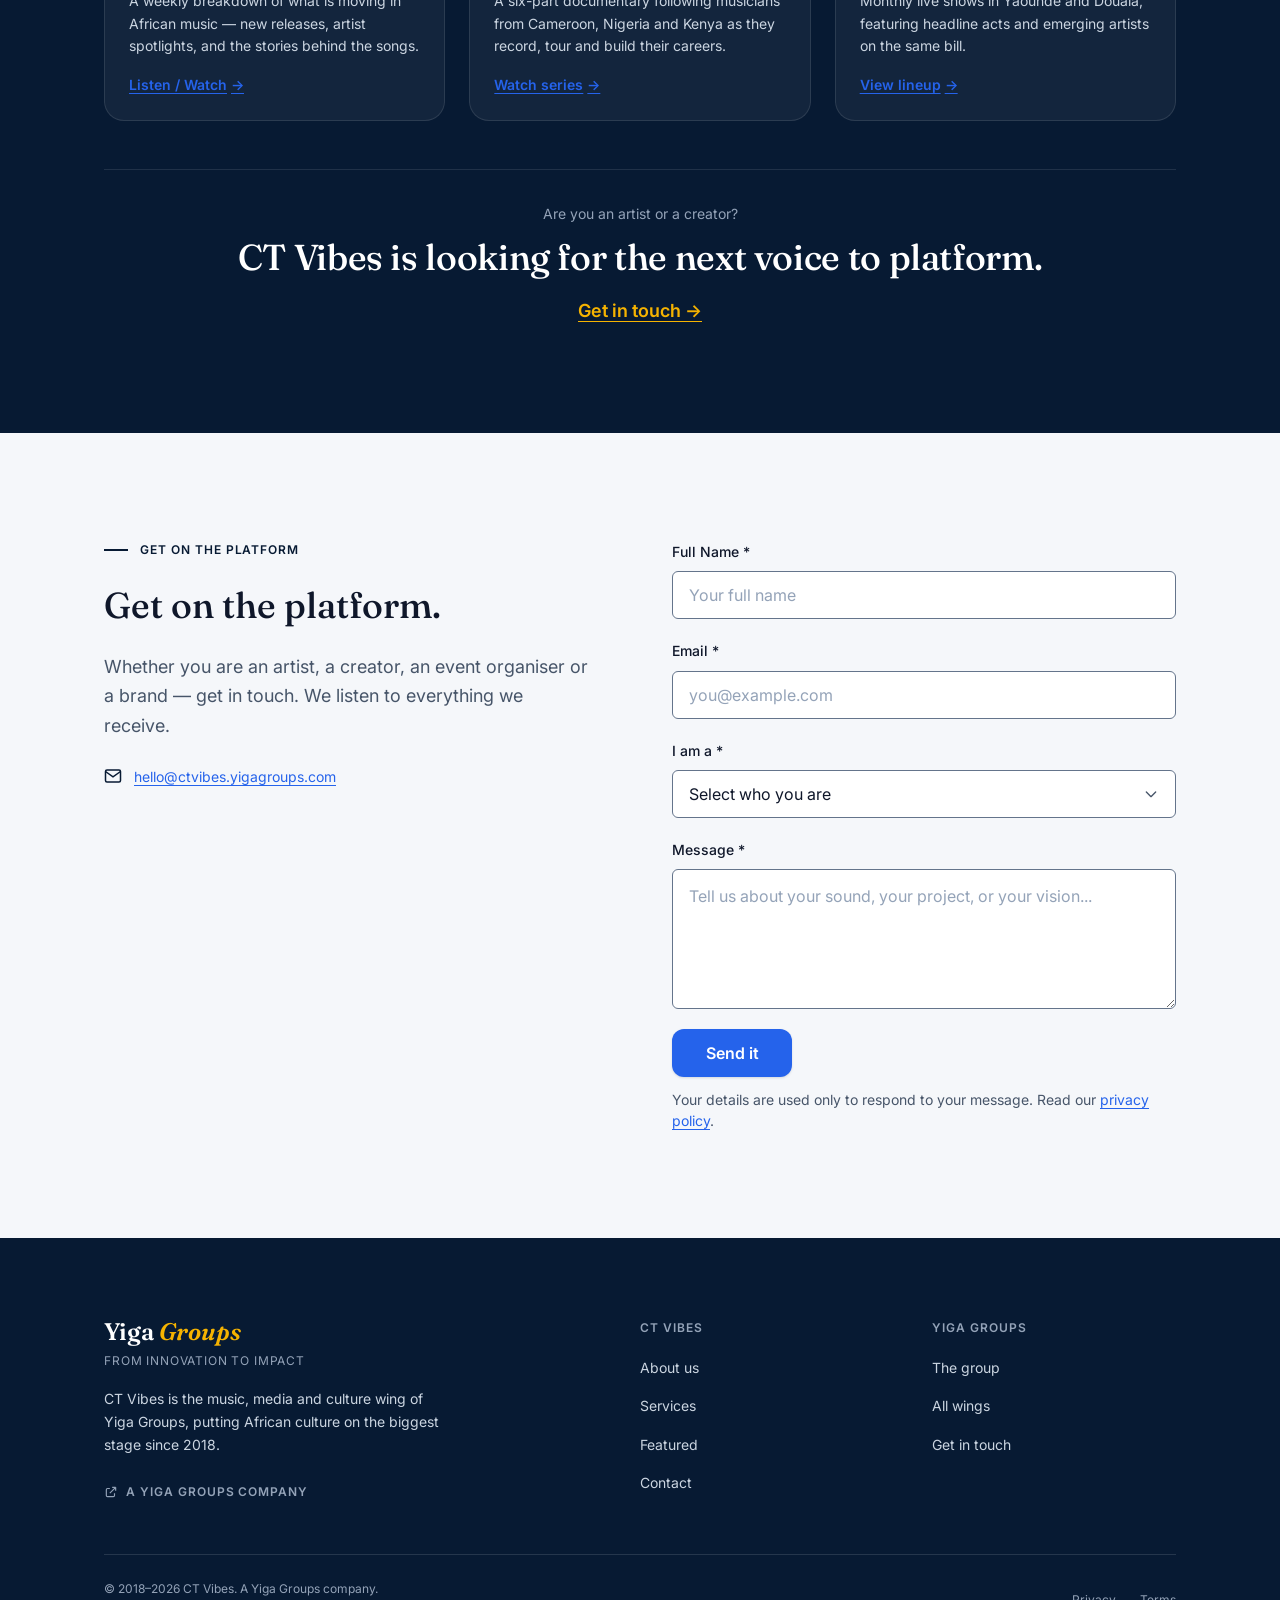
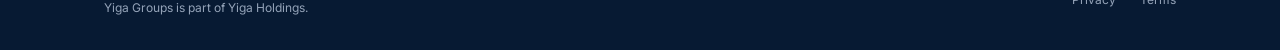
<file: CT Vibes/index.html>
<!DOCTYPE html>
<html lang="en">
<head>
  <meta charset="UTF-8">
  <meta name="viewport" content="width=device-width, initial-scale=1.0">
  <title>CT Vibes — African music, media and culture | A Yiga Groups company</title>
  <meta name="description" content="CT Vibes puts African music, entertainment, television and culture on the biggest stage — on its own terms, with pride.">

  <!-- Open Graph -->
  <meta property="og:title" content="CT Vibes — African music, media and culture | A Yiga Groups company">
  <meta property="og:description" content="CT Vibes puts African music, entertainment, television and culture on the biggest stage — on its own terms, with pride.">
  <meta property="og:type" content="website">

  <!-- Fonts -->
  <link rel="preconnect" href="https://fonts.googleapis.com">
  <link rel="preconnect" href="https://fonts.gstatic.com" crossorigin>
  <link href="https://fonts.googleapis.com/css2?family=Fraunces:ital,opsz,wght@0,9..144,300..700;1,9..144,300..700&family=Inter:ital,wght@0,400..600;1,400..600&display=swap" rel="stylesheet">

  <!-- Styles: shared first, then wing-specific -->
  <link rel="stylesheet" href="../shared/tokens.css">
  <link rel="stylesheet" href="../shared/components.css">
  <link rel="stylesheet" href="styles.css">
</head>
<body data-wing="vibes">
  <!-- Skip link -->
  <a class="yg-skip-link" href="#main">Skip to main content</a>

  <!-- NAV -->
  <header>
    <nav class="yg-nav" aria-label="Main navigation">
      <div class="yg-nav__inner">
        <!-- Parent pill (desktop only — hidden by CSS on mobile) -->
        <a class="yg-nav__parent-pill" href="../Yiga Groups/Yiga-Group.html" aria-label="Part of Yiga Groups — visit parent site">
          <svg aria-hidden="true" fill="none" stroke="currentColor" stroke-width="2" viewBox="0 0 24 24"><path d="M3 12l9-9 9 9M5 10v9a1 1 0 001 1h4v-5h4v5h4a1 1 0 001-1v-9"/></svg>
          Part of Yiga Groups
        </a>

        <!-- Wing name -->
        <a class="yg-nav__brand" href="#" aria-current="page">
          <span class="yg-nav__brand-name">CT <em>Vibes</em></span>
        </a>

        <!-- Desktop nav links -->
        <ul class="yg-nav__links" role="list">
          <li><a href="#about">About</a></li>
          <li><a href="#services">Services</a></li>
          <li><a href="#featured">Featured</a></li>
          <li><a href="#contact">Contact</a></li>
        </ul>

        <!-- Desktop CTA -->
        <div class="yg-nav__cta">
          <a class="yg-btn yg-btn--primary" href="#contact">Contact Us</a>
        </div>

        <!-- Mobile hamburger -->
        <button class="yg-nav__menu-btn" data-yg-menu-toggle aria-expanded="false" aria-controls="mobile-drawer" aria-label="Open menu">
          <svg aria-hidden="true" fill="none" stroke="currentColor" stroke-width="2" viewBox="0 0 24 24"><path stroke-linecap="round" d="M4 6h16M4 12h16M4 18h16"/></svg>
        </button>
      </div>
    </nav>
  </header>

  <!-- MOBILE OVERLAY + DRAWER -->
  <div class="yg-overlay" data-yg-overlay aria-hidden="true"></div>
  <div class="yg-drawer" id="mobile-drawer" data-yg-drawer role="dialog" aria-modal="true" aria-label="Navigation menu">
    <button class="yg-drawer__close" data-yg-drawer-close aria-label="Close menu">
      <svg aria-hidden="true" fill="none" stroke="currentColor" stroke-width="2" viewBox="0 0 24 24"><path stroke-linecap="round" d="M6 18L18 6M6 6l12 12"/></svg>
    </button>
    <ul class="yg-drawer__links" role="list">
      <li><a href="#about">About</a></li>
      <li><a href="#services">Services</a></li>
      <li><a href="#featured">Featured</a></li>
      <li><a href="#contact">Contact</a></li>
      <li><a href="../Yiga Groups/Yiga-Group.html">Yiga Groups ↗</a></li>
    </ul>
    <div class="yg-drawer__cta">
      <a class="yg-btn yg-btn--primary" href="#contact">Contact Us</a>
    </div>
  </div>

  <main id="main">
    <!-- HERO (Navy) -->
    <section class="yg-hero" id="hero" aria-label="Introduction">
      <div class="yg-hero__inner">
        <div class="yg-hero__content" data-reveal>
          <p class="yg-hero__kicker">Music · Entertainment · Culture</p>
          <h1>African culture, on the <em>biggest</em> stage.</h1>
          <p class="yg-hero__lead">We promote African music, artists and culture on their own terms. No compromise, no imitation — authentic, unapologetic and global.</p>
          <div class="yg-btn-row">
            <a class="yg-btn yg-btn--primary" href="#featured">Discover artists</a>
            <a class="yg-btn yg-btn--ghost-white" href="../Yiga Groups/Yiga-Group.html">Meet the group</a>
          </div>
        </div>

        <div class="yg-hero__visual" data-reveal data-delay="1">
          <div class="wing-visual" aria-hidden="true">
            <div class="eq-bars">
              <div class="eq-baseline"></div>
              <div class="eq-bar"></div>
              <div class="eq-bar"></div>
              <div class="eq-bar"></div>
              <div class="eq-bar"></div>
              <div class="eq-bar"></div>
              <div class="eq-bar"></div>
              <div class="eq-bar"></div>
              <div class="eq-bar"></div>
              <div class="eq-bar"></div>
              <div class="eq-bar"></div>
              <div class="eq-bar"></div>
              <div class="eq-bar"></div>
              <div class="eq-bar"></div>
              <div class="eq-bar"></div>
              <div class="eq-bar"></div>
              <div class="eq-bar"></div>
            </div>
          </div>
        </div>
      </div>
    </section>

    <!-- ABOUT SECTION (Mist) -->
    <section class="yg-section yg-section--mist" id="about" aria-labelledby="about-heading">
      <div class="yg-wrap">
        <header class="yg-section-header" data-reveal>
          <p class="yg-kicker">Who we are</p>
          <h2 class="yg-h2" id="about-heading">Culture is the <em>accent</em> on everything.</h2>
          <p class="yg-lead">CT Vibes exists because a business group this wide must never forget where it comes from. We make sure Yiga Groups sounds, looks and feels like Africa.</p>
        </header>

        <div class="yg-card-grid">
          <!-- Card 1 -->
          <article class="yg-card" data-reveal data-delay="1">
            <div class="yg-card__icon" aria-hidden="true">
              <svg fill="none" stroke="currentColor" stroke-width="2" viewBox="0 0 24 24"><path d="M9 18V5l12-2v13"/><circle cx="6" cy="18" r="3"/><circle cx="18" cy="16" r="3"/></svg>
            </div>
            <p class="yg-card__num">01</p>
            <h3 class="yg-card__title">African-owned</h3>
            <p class="yg-card__body">We promote African artists, labels and producers. Every collaboration starts from a place of equal footing — not a charity grant or an outsider's curation.</p>
          </article>

          <!-- Card 2 -->
          <article class="yg-card" data-reveal data-delay="2">
            <div class="yg-card__icon" aria-hidden="true">
              <svg fill="none" stroke="currentColor" stroke-width="2" viewBox="0 0 24 24"><path d="M12 1a3 3 0 0 0-3 3v8a3 3 0 0 0 6 0V4a3 3 0 0 0-3-3z"/><path d="M19 10v2a7 7 0 0 1-14 0v-2"/><line x1="12" y1="19" x2="12" y2="23"/><line x1="8" y1="23" x2="16" y2="23"/></svg>
            </div>
            <p class="yg-card__num">02</p>
            <h3 class="yg-card__title">Platform first</h3>
            <p class="yg-card__body">CT Vibes is a platform, not a gatekeeper. We amplify what is already great — we do not decide what African culture should be.</p>
          </article>

          <!-- Card 3 -->
          <article class="yg-card" data-reveal data-delay="3">
            <div class="yg-card__icon" aria-hidden="true">
              <svg fill="none" stroke="currentColor" stroke-width="2" viewBox="0 0 24 24"><circle cx="12" cy="12" r="10"/><line x1="2" y1="12" x2="22" y2="12"/><path d="M12 2a15.3 15.3 0 0 1 4 10 15.3 15.3 0 0 1-4 10 15.3 15.3 0 0 1-4-10 15.3 15.3 0 0 1 4-10z"/></svg>
            </div>
            <p class="yg-card__num">03</p>
            <h3 class="yg-card__title">Global reach</h3>
            <p class="yg-card__body">The goal is for an artist from Bamenda or Nairobi to reach a listener in Paris or Jo'burg without losing anything that makes the music theirs.</p>
          </article>
        </div>
      </div>
    </section>

    <!-- SERVICES SECTION (White) -->
    <section class="yg-section yg-section--white" id="services" aria-labelledby="services-heading">
      <div class="yg-wrap">
        <header class="yg-section-header" data-reveal>
          <p class="yg-kicker">What we do</p>
          <h2 class="yg-h2" id="services-heading">How we <em>amplify</em>.</h2>
          <p class="yg-lead">CT Vibes works across music, television, events and media to give African culture the infrastructure it deserves.</p>
        </header>

        <div class="yg-card-grid yg-card-grid--4">
          <!-- Service 1 -->
          <article class="yg-card yg-card--accent-top" data-reveal data-delay="1">
            <div class="yg-card__icon" aria-hidden="true">
              <svg fill="none" stroke="currentColor" stroke-width="2" viewBox="0 0 24 24"><polygon points="11 5 6 9 2 9 2 15 6 15 11 19 11 5"/><path d="M19.07 4.93a10 10 0 0 1 0 14.14M15.54 8.46a5 5 0 0 1 0 7.07"/></svg>
            </div>
            <p class="yg-card__num">01</p>
            <h3 class="yg-card__title">Artist Promotion</h3>
            <p class="yg-card__body">Distribution, placement, press and digital marketing for artists who are ready to grow. We work with the music, not against it.</p>
          </article>

          <!-- Service 2 -->
          <article class="yg-card yg-card--accent-top" data-reveal data-delay="2">
            <div class="yg-card__icon" aria-hidden="true">
              <svg fill="none" stroke="currentColor" stroke-width="2" viewBox="0 0 24 24"><rect x="3" y="4" width="18" height="18" rx="2" ry="2"/><line x1="16" y1="2" x2="16" y2="6"/><line x1="8" y1="2" x2="8" y2="6"/><line x1="3" y1="10" x2="21" y2="10"/></svg>
            </div>
            <p class="yg-card__num">02</p>
            <h3 class="yg-card__title">Events &amp; Shows</h3>
            <p class="yg-card__body">Live events, concerts and cultural shows across our cities. We produce, we promote, we host — from intimate venues to major stages.</p>
          </article>

          <!-- Service 3 -->
          <article class="yg-card yg-card--accent-top" data-reveal data-delay="3">
            <div class="yg-card__icon" aria-hidden="true">
              <svg fill="none" stroke="currentColor" stroke-width="2" viewBox="0 0 24 24"><polygon points="23 7 16 12 23 17 23 7"/><rect x="1" y="5" width="15" height="14" rx="2" ry="2"/></svg>
            </div>
            <p class="yg-card__num">03</p>
            <h3 class="yg-card__title">Media Production</h3>
            <p class="yg-card__body">TV content, online video, podcasts and cultural programming — produced and owned by Africans, for African audiences and the diaspora.</p>
          </article>

          <!-- Service 4 -->
          <article class="yg-card yg-card--accent-top" data-reveal data-delay="4">
            <div class="yg-card__icon" aria-hidden="true">
              <svg fill="none" stroke="currentColor" stroke-width="2" viewBox="0 0 24 24"><path d="M12 2l3.09 6.26L22 9.27l-5 4.87 1.18 6.88L12 17.77l-6.18 3.25L7 14.14 2 9.27l6.91-1.01L12 2z"/></svg>
            </div>
            <p class="yg-card__num">04</p>
            <h3 class="yg-card__title">Brand &amp; Culture</h3>
            <p class="yg-card__body">Culture-led brand partnerships and creative campaigns that feel authentic because they start with the artists and communities, not a brief.</p>
          </article>
        </div>
      </div>
    </section>

    <!-- STATS SECTION (Royal Blue) -->
    <section class="yg-stats" aria-label="Key statistics">
      <div class="yg-stats__grid">
        <div class="yg-stat" data-reveal>
          <span class="yg-stat__num" aria-label="Over 200 artists on our platform">
            <span data-count="200">200</span><span class="yg-stat__suffix" aria-hidden="true">+</span>
          </span>
          <span class="yg-stat__label">Artists</span>
          <span class="yg-stat__context">On our platform</span>
        </div>

        <div class="yg-stat" data-reveal data-delay="1">
          <span class="yg-stat__num" aria-label="Over 50 events produced and promoted">
            <span data-count="50">50</span><span class="yg-stat__suffix" aria-hidden="true">+</span>
          </span>
          <span class="yg-stat__label">Events</span>
          <span class="yg-stat__context">Produced and promoted</span>
        </div>

        <div class="yg-stat" data-reveal data-delay="2">
          <span class="yg-stat__num" aria-label="8 cities with active reach">
            <span data-count="8">8</span>
          </span>
          <span class="yg-stat__label">Cities</span>
          <span class="yg-stat__context">Active reach</span>
        </div>

        <div class="yg-stat" data-reveal data-delay="3">
          <span class="yg-stat__num" aria-label="Launched in 2018">
            <span data-count="2018">2018</span>
          </span>
          <span class="yg-stat__label">Launched</span>
          <span class="yg-stat__context">Part of Yiga Groups</span>
        </div>
      </div>
    </section>

    <!-- UNIQUE SECTION — FEATURED CONTENT (Navy) -->
    <section class="yg-section yg-section--navy" id="featured" aria-labelledby="featured-heading">
      <div class="yg-wrap">
        <header class="yg-section-header" data-reveal>
          <p class="yg-kicker">Featured</p>
          <h2 class="yg-h2" id="featured-heading">What we are <em>celebrating</em> now.</h2>
          <p class="yg-lead">A selection of artists, shows and events currently on the CT Vibes platform.</p>
        </header>

        <div class="featured-grid">
          <!-- Featured Card 1 -->
          <article class="featured-card" data-reveal data-delay="1">
            <div class="featured-card__block" aria-hidden="true">
              <svg width="32" height="32" fill="none" stroke="currentColor" stroke-width="2" viewBox="0 0 24 24"><path d="M12 1a3 3 0 0 0-3 3v8a3 3 0 0 0 6 0V4a3 3 0 0 0-3-3z"/><path d="M19 10v2a7 7 0 0 1-14 0v-2"/><line x1="12" y1="19" x2="12" y2="23"/><line x1="8" y1="23" x2="16" y2="23"/></svg>
            </div>
            <p class="featured-card__type">Podcast · Weekly</p>
            <h3 class="featured-card__name">The Afrobeats Report</h3>
            <p class="featured-card__desc">A weekly breakdown of what is moving in African music — new releases, artist spotlights, and the stories behind the songs.</p>
            <a class="featured-card__link" href="#contact">Listen / Watch <span aria-hidden="true">→</span></a>
          </article>

          <!-- Featured Card 2 -->
          <article class="featured-card" data-reveal data-delay="2">
            <div class="featured-card__block" aria-hidden="true">
              <svg width="32" height="32" fill="none" stroke="currentColor" stroke-width="2" viewBox="0 0 24 24"><polygon points="23 7 16 12 23 17 23 7"/><rect x="1" y="5" width="15" height="14" rx="2" ry="2"/></svg>
            </div>
            <p class="featured-card__type">Documentary Series</p>
            <h3 class="featured-card__name">Roots &amp; Routes</h3>
            <p class="featured-card__desc">A six-part documentary following musicians from Cameroon, Nigeria and Kenya as they record, tour and build their careers.</p>
            <a class="featured-card__link" href="#contact">Watch series <span aria-hidden="true">→</span></a>
          </article>

          <!-- Featured Card 3 -->
          <article class="featured-card" data-reveal data-delay="3">
            <div class="featured-card__block" aria-hidden="true">
              <svg width="32" height="32" fill="none" stroke="currentColor" stroke-width="2" viewBox="0 0 24 24"><polygon points="11 5 6 9 2 9 2 15 6 15 11 19 11 5"/><path d="M19.07 4.93a10 10 0 0 1 0 14.14M15.54 8.46a5 5 0 0 1 0 7.07"/></svg>
            </div>
            <p class="featured-card__type">Events · Ongoing</p>
            <h3 class="featured-card__name">CT Vibes Live</h3>
            <p class="featured-card__desc">Monthly live shows in Yaoundé and Douala, featuring headline acts and emerging artists on the same bill.</p>
            <a class="featured-card__link" href="#contact">View lineup <span aria-hidden="true">→</span></a>
          </article>
        </div>

        <!-- Full-width CTA Band -->
        <div class="featured-cta-band" data-reveal>
          <p class="featured-cta-band__label">Are you an artist or a creator?</p>
          <h3 class="featured-cta-band__headline">CT Vibes is looking for the next voice to platform.</h3>
          <a class="featured-cta-band__link" href="#contact">Get in touch →</a>
        </div>
      </div>
    </section>

    <!-- CONTACT SECTION (Mist) -->
    <section class="yg-section yg-section--mist" id="contact" aria-labelledby="contact-heading">
      <div class="yg-wrap">
        <div class="yg-contact-layout">
          <div class="yg-contact-info" data-reveal>
            <p class="yg-kicker">Get on the platform</p>
            <h2 class="yg-contact-info__title" id="contact-heading">Get on the platform.</h2>
            <p class="yg-contact-info__body">Whether you are an artist, a creator, an event organiser or a brand — get in touch. We listen to everything we receive.</p>
            <div class="yg-contact-info__item">
              <svg fill="none" stroke="currentColor" stroke-width="2" viewBox="0 0 24 24" aria-hidden="true">
                <rect x="2" y="4" width="20" height="16" rx="2"/><path d="M22 6l-10 7L2 6"/>
              </svg>
              <a href="mailto:hello@ctvibes.yigagroups.com">hello@ctvibes.yigagroups.com</a>
            </div>
          </div>

          <form class="yg-form" data-yg-form data-reveal data-delay="1">
            <div class="yg-field">
              <label class="yg-label" for="full-name">Full Name <span aria-hidden="true">*</span></label>
              <input class="yg-input" type="text" id="full-name" name="name" required placeholder="Your full name" autocomplete="name">
            </div>

            <div class="yg-field">
              <label class="yg-label" for="email">Email <span aria-hidden="true">*</span></label>
              <input class="yg-input" type="email" id="email" name="email" required placeholder="you@example.com" autocomplete="email">
            </div>

            <div class="yg-field">
              <label class="yg-label" for="role">I am a <span aria-hidden="true">*</span></label>
              <select class="yg-select" id="role" name="role" required>
                <option value="" disabled selected>Select who you are</option>
                <option value="artist">Artist</option>
                <option value="creator">Creator</option>
                <option value="organiser">Event organiser</option>
                <option value="brand">Brand</option>
                <option value="fan">Fan</option>
                <option value="other">Other</option>
              </select>
            </div>

            <div class="yg-field">
              <label class="yg-label" for="message">Message <span aria-hidden="true">*</span></label>
              <textarea class="yg-textarea" id="message" name="message" required placeholder="Tell us about your sound, your project, or your vision..."></textarea>
            </div>

            <button type="submit" class="yg-btn yg-btn--primary">Send it</button>

            <p class="yg-form__privacy">Your details are used only to respond to your message. Read our <a href="#">privacy policy</a>.</p>
          </form>
        </div>
      </div>
    </section>
  </main>

  <!-- FOOTER -->
  <footer class="yg-footer" aria-label="Site footer">
    <div class="yg-footer__inner">
      <div class="yg-footer__grid">
        <!-- Brand col -->
        <div>
          <p class="yg-footer__brand-name">Yiga <em>Groups</em></p>
          <p class="yg-footer__brand-descriptor">From Innovation to Impact</p>
          <p class="yg-footer__brand-desc">CT Vibes is the music, media and culture wing of Yiga Groups, putting African culture on the biggest stage since 2018.</p>
          <a class="yg-footer__parent-link" href="../Yiga Groups/Yiga-Group.html">
            <svg aria-hidden="true" fill="none" stroke="currentColor" stroke-width="2" viewBox="0 0 24 24" width="14" height="14"><path d="M10 6H6a2 2 0 00-2 2v10a2 2 0 002 2h10a2 2 0 002-2v-4M14 4h6m0 0v6m0-6L10 14"/></svg>
            A Yiga Groups company
          </a>
        </div>

        <!-- Links col 1 -->
        <div>
          <p class="yg-footer__col-title">CT Vibes</p>
          <ul class="yg-footer__links">
            <li><a href="#about">About us</a></li>
            <li><a href="#services">Services</a></li>
            <li><a href="#featured">Featured</a></li>
            <li><a href="#contact">Contact</a></li>
          </ul>
        </div>

        <!-- Links col 2 -->
        <div>
          <p class="yg-footer__col-title">Yiga Groups</p>
          <ul class="yg-footer__links">
            <li><a href="../Yiga Groups/Yiga-Group.html">The group</a></li>
            <li><a href="../Yiga Groups/Yiga-Group.html#wings">All wings</a></li>
            <li><a href="../Yiga Groups/Yiga-Group.html#contact">Get in touch</a></li>
          </ul>
        </div>
      </div>

      <div class="yg-footer__bottom">
        <p class="yg-footer__copyright">
          © 2018–<span data-year></span> CT Vibes. A Yiga Groups company.<br>
          Yiga Groups is part of Yiga Holdings.
        </p>
        <ul class="yg-footer__legal">
          <li><a href="#">Privacy</a></li>
          <li><a href="#">Terms</a></li>
        </ul>
      </div>
    </div>
  </footer>

  <!-- Scripts: shared first, then wing-specific -->
  <script src="../shared/base.js" defer></script>
  <script src="script.js" defer></script>
</body>
</html>
</file>
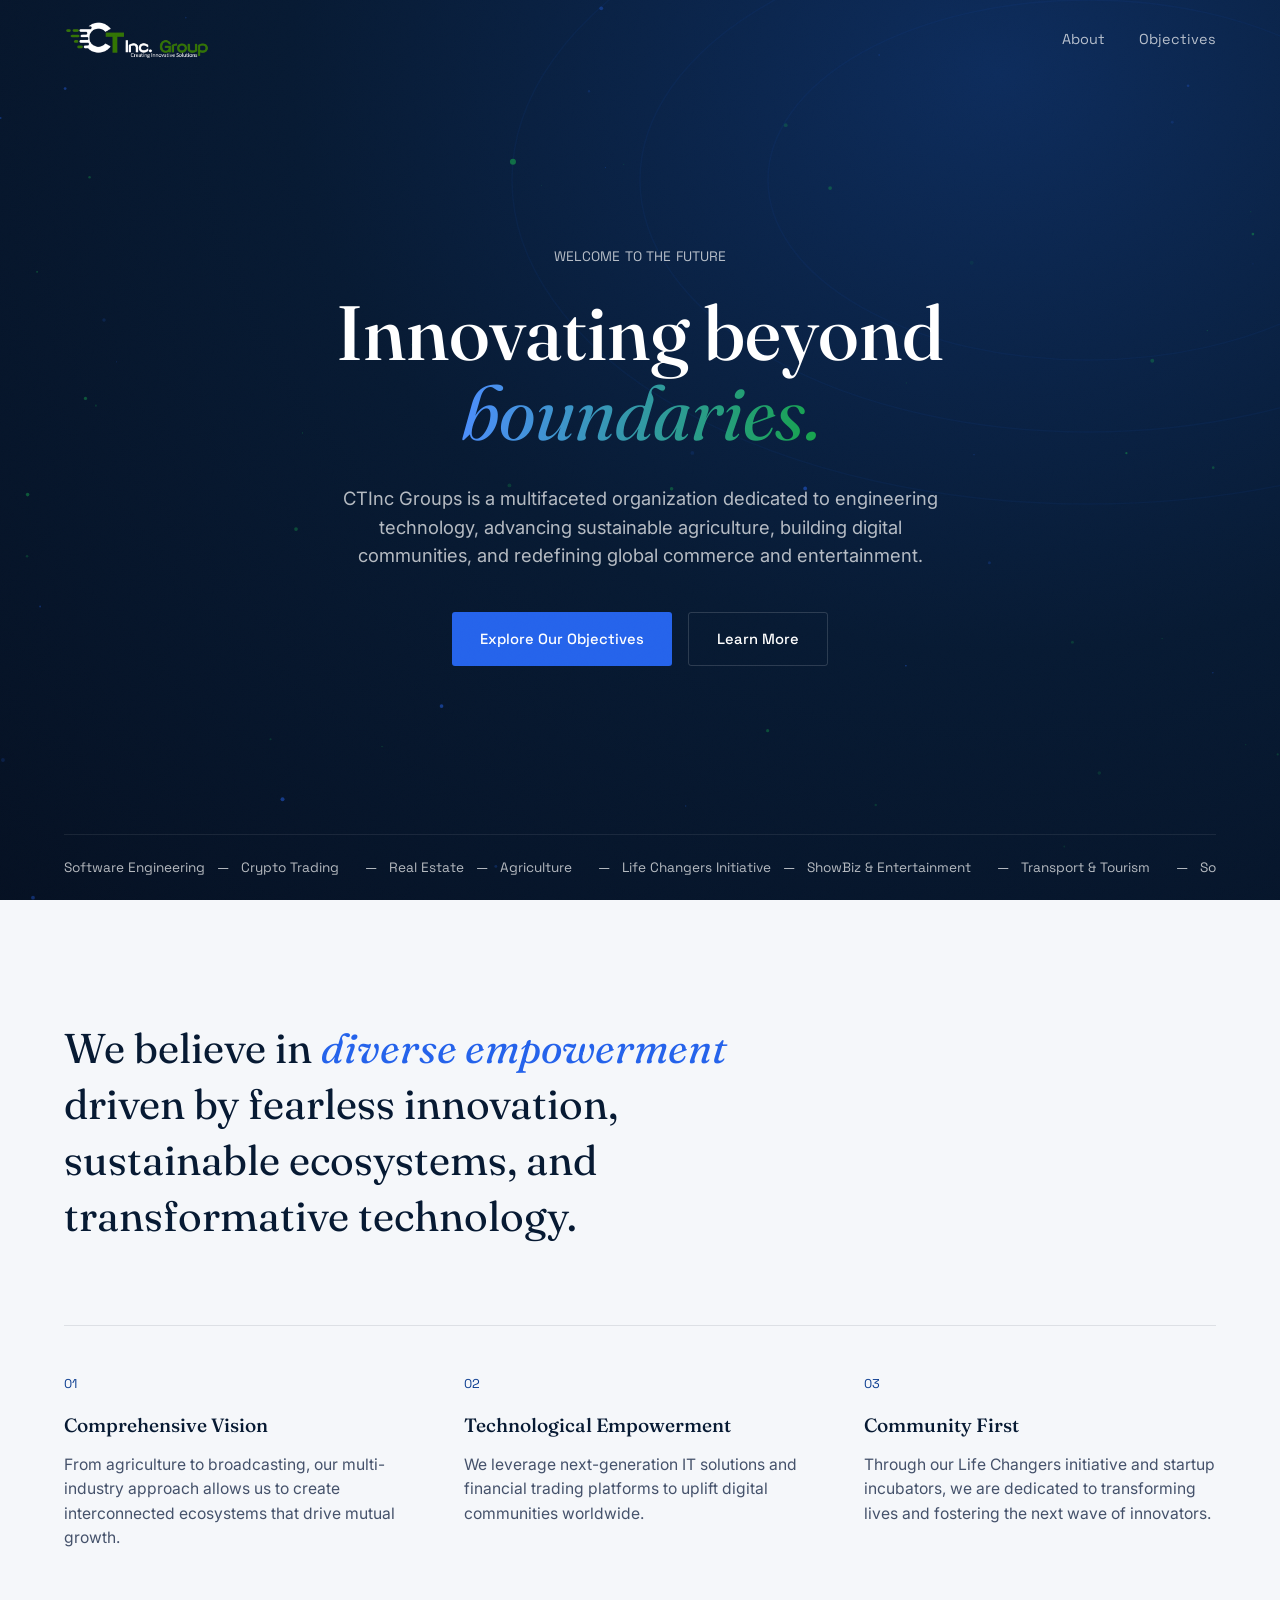
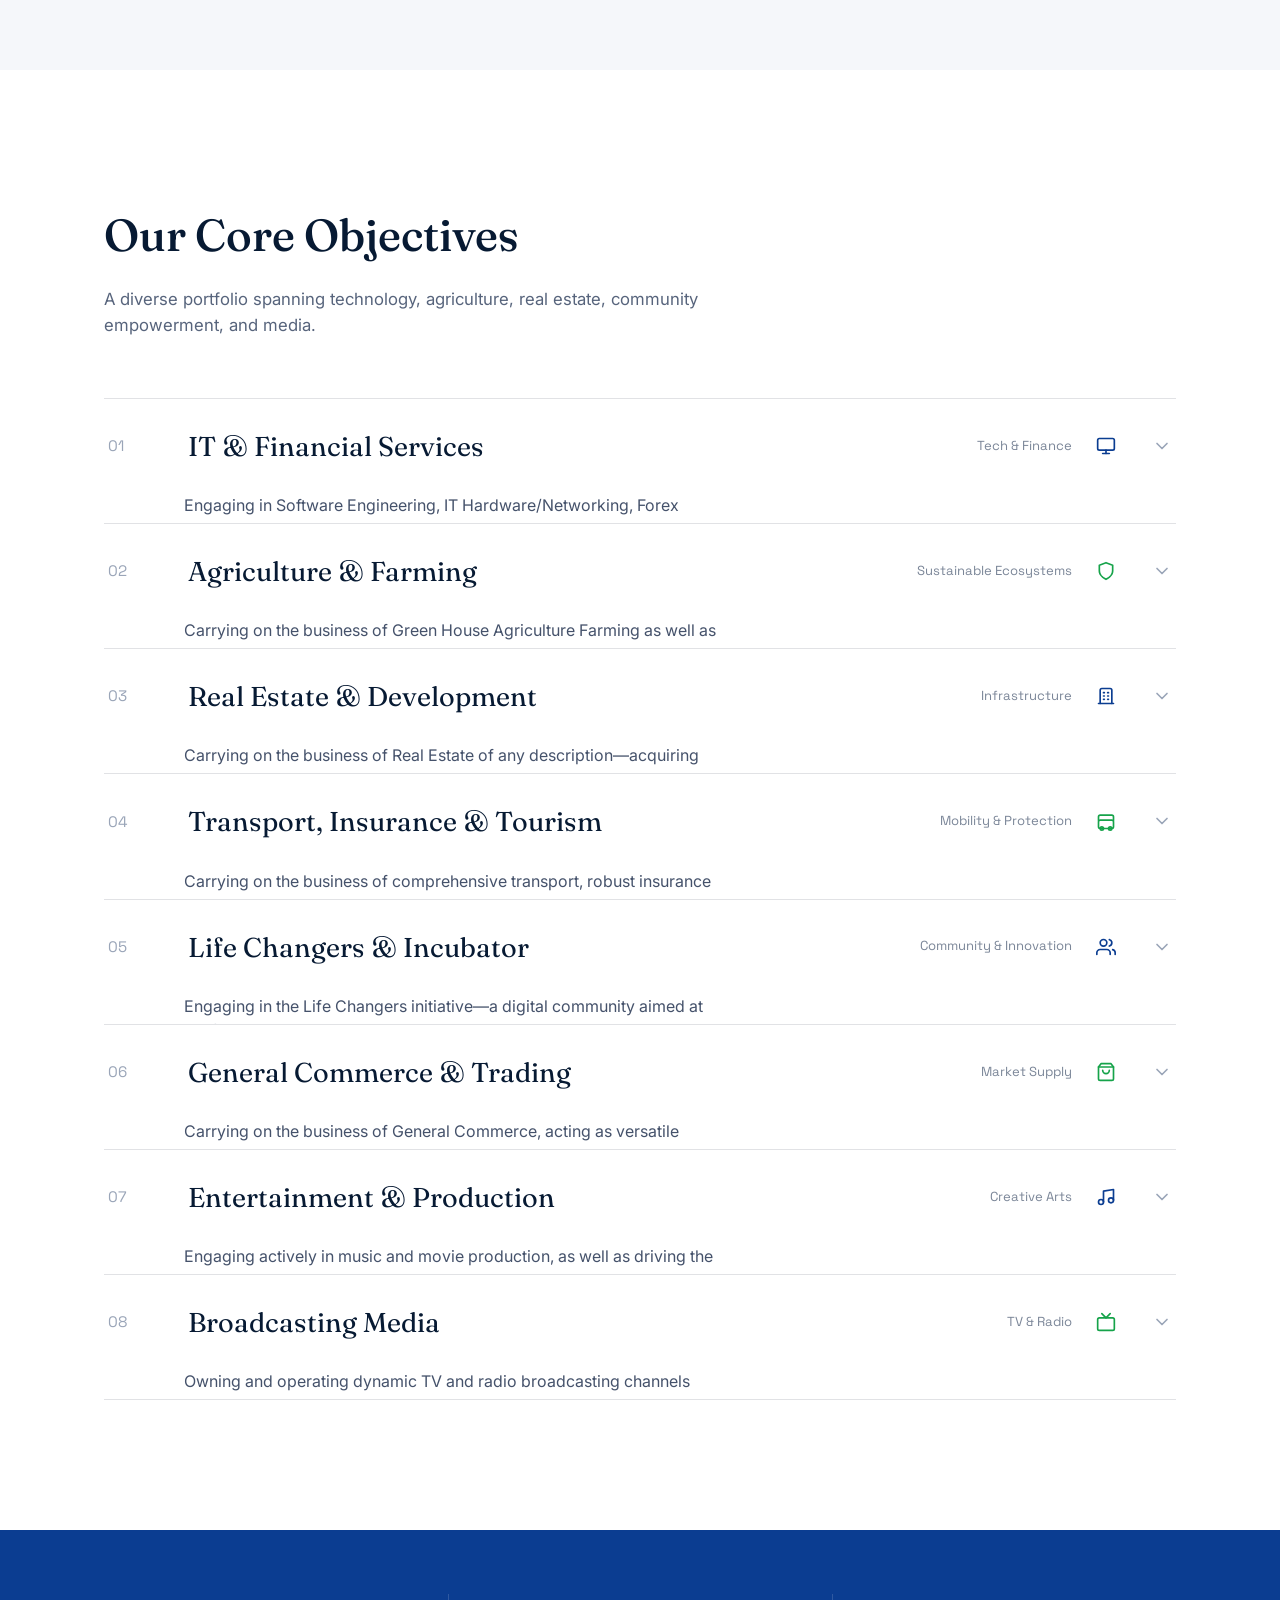
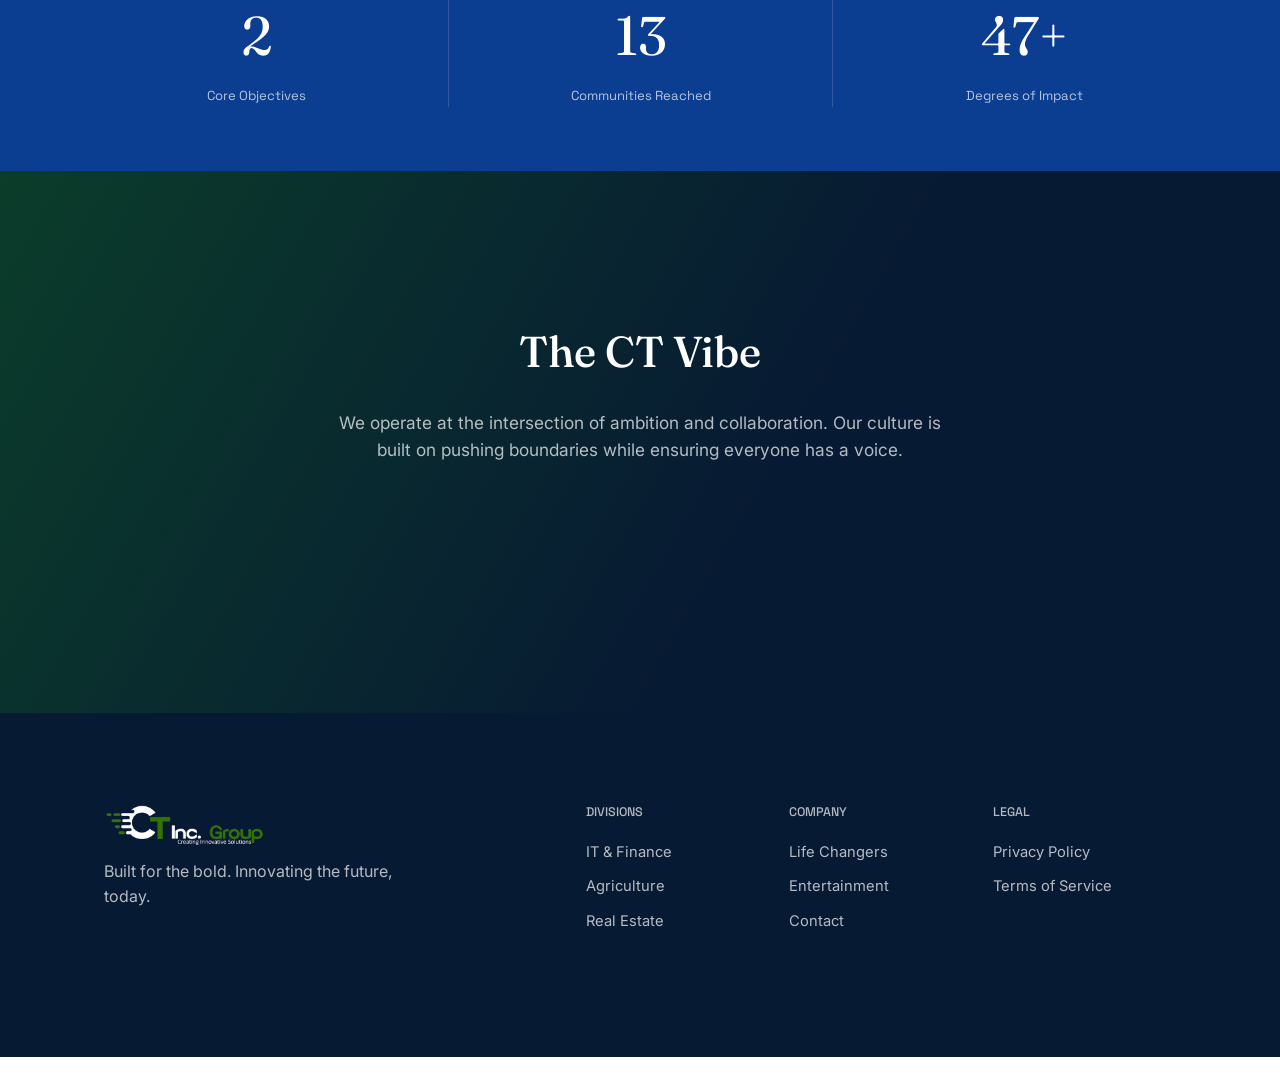
<file: CTInc Groups/index.html>
<!DOCTYPE html>
<html lang="en">
<head>
  <meta charset="UTF-8">
  <meta name="viewport" content="width=device-width, initial-scale=1.0">
  <title>CTInc Groups | Building the Future</title>
  <meta name="description" content="CTInc Groups - Innovating across industries, building the future today.">
  <link rel="icon" href="data:,">
  <link rel="preconnect" href="https://fonts.googleapis.com">
  <link rel="preconnect" href="https://fonts.gstatic.com" crossorigin>
  <link href="https://fonts.googleapis.com/css2?family=Fraunces:ital,opsz,wght@0,9..144,300;0,9..144,400;0,9..144,500;0,9..144,600;0,9..144,700;1,9..144,400;1,9..144,500&family=Space+Grotesk:wght@400;500;600;700&family=Inter:wght@400;500;600&display=swap" rel="stylesheet">
  <link rel="stylesheet" href="styles.css">
</head>
<body>

  <div class="grain" aria-hidden="true"></div>

  <header class="site-header" id="header">
    <div class="header-inner">
      <a href="#" class="brand">
        <img src="CTINC.png" alt="CT Inc. Group" style="height: 38px; width: auto;">
      </a>
      <nav class="main-nav" id="main-nav">
        <a href="#about">About</a>
        <a href="#objectives">Objectives</a>
      </nav>
      <button class="nav-toggle" id="nav-toggle" aria-label="Toggle Navigation">
        <span></span><span></span><span></span>
      </button>
    </div>
  </header>

  <main>
    <section class="hero">
      <canvas class="bg-canvas" id="bg-canvas" aria-hidden="true"></canvas>
      <div class="hero-inner reveal">
        <div class="hero-content">
          <div class="hero-kicker">Welcome to the future</div>
          <h1 class="hero-title">
            Innovating beyond <br><span class="hero-title-accent">boundaries.</span>
          </h1>
          <p class="hero-lead">
            CTInc Groups is a multifaceted organization dedicated to engineering technology, advancing sustainable agriculture, building digital communities, and redefining global commerce and entertainment.
          </p>
          <div class="hero-actions">
            <a href="#objectives" class="btn btn-primary">Explore Our Objectives</a>
            <a href="#about" class="btn btn-ghost">Learn More</a>
          </div>
        </div>
      </div>
      
      <div class="hero-marquee reveal" style="animation-delay: 0.2s;">
        <div class="hero-marquee-track">
          <span>Software Engineering &nbsp; &mdash; &nbsp; Crypto Trading</span>
          <span>&nbsp; &mdash; &nbsp; Real Estate &nbsp; &mdash; &nbsp; Agriculture</span>
          <span>&nbsp; &mdash; &nbsp; Life Changers Initiative &nbsp; &mdash; &nbsp; ShowBiz & Entertainment</span>
          <span>&nbsp; &mdash; &nbsp; Transport & Tourism</span>
          <span>&nbsp; &mdash; &nbsp; Software Engineering &nbsp; &mdash; &nbsp; Crypto Trading</span>
          <span>&nbsp; &mdash; &nbsp; Real Estate &nbsp; &mdash; &nbsp; Agriculture</span>
          <span>&nbsp; &mdash; &nbsp; Life Changers Initiative &nbsp; &mdash; &nbsp; ShowBiz & Entertainment</span>
          <span>&nbsp; &mdash; &nbsp; Transport & Tourism</span>
        </div>
      </div>
    </section>

    <section id="about" class="philosophy">
      <div class="philosophy-inner">
        <div class="reveal">
          <h2 class="philosophy-statement">
            We believe in <span>diverse empowerment</span> driven by fearless innovation, sustainable ecosystems, and transformative technology.
          </h2>
        </div>
        <div class="philosophy-grid">
          <div class="phil-item reveal" style="animation-delay: 0.1s;">
            <span class="phil-num">01</span>
            <h3>Comprehensive Vision</h3>
            <p>From agriculture to broadcasting, our multi-industry approach allows us to create interconnected ecosystems that drive mutual growth.</p>
          </div>
          <div class="phil-item reveal" style="animation-delay: 0.2s;">
            <span class="phil-num">02</span>
            <h3>Technological Empowerment</h3>
            <p>We leverage next-generation IT solutions and financial trading platforms to uplift digital communities worldwide.</p>
          </div>
          <div class="phil-item reveal" style="animation-delay: 0.3s;">
            <span class="phil-num">03</span>
            <h3>Community First</h3>
            <p>Through our Life Changers initiative and startup incubators, we are dedicated to transforming lives and fostering the next wave of innovators.</p>
          </div>
        </div>
      </div>
    </section>

    <section id="objectives" class="wings">
      <div class="wings-head reveal">
        <h2>Our Core Objectives</h2>
        <p>A diverse portfolio spanning technology, agriculture, real estate, community empowerment, and media.</p>
      </div>
      <div class="wings-list reveal" style="animation-delay: 0.1s;">
        
        <div class="wing-row">
          <button class="wing-summary" aria-expanded="false">
            <span class="wing-num">01</span>
            <span class="wing-name">IT & Financial Services</span>
            <span class="wing-tags">Tech & Finance</span>
            <span class="wing-icon">
              <svg width="20" height="20" viewBox="0 0 24 24" fill="none" stroke="currentColor" stroke-width="2" stroke-linecap="round" stroke-linejoin="round"><rect x="2" y="3" width="20" height="14" rx="2" ry="2"></rect><line x1="8" y1="21" x2="16" y2="21"></line><line x1="12" y1="17" x2="12" y2="21"></line></svg>
            </span>
            <span class="wing-chevron">
              <svg width="20" height="20" viewBox="0 0 24 24" fill="none" stroke="currentColor" stroke-width="2" stroke-linecap="round" stroke-linejoin="round"><polyline points="6 9 12 15 18 9"></polyline></svg>
            </span>
          </button>
          <div class="wing-detail">
            <p>Engaging in Software Engineering, IT Hardware/Networking, Forex Trading, Crypto Currency Exchange & Trading, Business Seminars, Financial Services, IT Consultancy, and Investment Opportunities.</p>
          </div>
        </div>

        <div class="wing-row" data-accent="green">
          <button class="wing-summary" aria-expanded="false">
            <span class="wing-num">02</span>
            <span class="wing-name">Agriculture & Farming</span>
            <span class="wing-tags">Sustainable Ecosystems</span>
            <span class="wing-icon">
              <svg width="20" height="20" viewBox="0 0 24 24" fill="none" stroke="currentColor" stroke-width="2" stroke-linecap="round" stroke-linejoin="round"><path d="M12 22s8-4 8-10V5l-8-3-8 3v7c0 6 8 10 8 10z"></path></svg>
            </span>
            <span class="wing-chevron">
              <svg width="20" height="20" viewBox="0 0 24 24" fill="none" stroke="currentColor" stroke-width="2" stroke-linecap="round" stroke-linejoin="round"><polyline points="6 9 12 15 18 9"></polyline></svg>
            </span>
          </button>
          <div class="wing-detail">
            <p>Carrying on the business of Green House Agriculture Farming as well as specialized Mushroom and Snails Farming to promote sustainable food sources.</p>
          </div>
        </div>

        <div class="wing-row">
          <button class="wing-summary" aria-expanded="false">
            <span class="wing-num">03</span>
            <span class="wing-name">Real Estate & Development</span>
            <span class="wing-tags">Infrastructure</span>
            <span class="wing-icon">
              <svg width="20" height="20" viewBox="0 0 24 24" fill="none" stroke="currentColor" stroke-width="2" stroke-linecap="round" stroke-linejoin="round"><path d="M3 21h18"></path><path d="M9 8h1"></path><path d="M9 12h1"></path><path d="M9 16h1"></path><path d="M14 8h1"></path><path d="M14 12h1"></path><path d="M14 16h1"></path><path d="M5 21V5a2 2 0 0 1 2-2h10a2 2 0 0 1 2 2v16"></path></svg>
            </span>
            <span class="wing-chevron">
              <svg width="20" height="20" viewBox="0 0 24 24" fill="none" stroke="currentColor" stroke-width="2" stroke-linecap="round" stroke-linejoin="round"><polyline points="6 9 12 15 18 9"></polyline></svg>
            </span>
          </button>
          <div class="wing-detail">
            <p>Carrying on the business of Real Estate of any description—acquiring land, improving, altering, developing, and selling robust infrastructural buildings.</p>
          </div>
        </div>
        
        <div class="wing-row" data-accent="green">
          <button class="wing-summary" aria-expanded="false">
            <span class="wing-num">04</span>
            <span class="wing-name">Transport, Insurance & Tourism</span>
            <span class="wing-tags">Mobility & Protection</span>
            <span class="wing-icon">
              <svg width="20" height="20" viewBox="0 0 24 24" fill="none" stroke="currentColor" stroke-width="2" stroke-linecap="round" stroke-linejoin="round"><rect x="3" y="11" width="18" height="10" rx="2" ry="2"></rect><circle cx="7" cy="21" r="2"></circle><circle cx="17" cy="21" r="2"></circle><path d="M3 11v-4a2 2 0 0 1 2-2h14a2 2 0 0 1 2 2v4"></path></svg>
            </span>
            <span class="wing-chevron">
              <svg width="20" height="20" viewBox="0 0 24 24" fill="none" stroke="currentColor" stroke-width="2" stroke-linecap="round" stroke-linejoin="round"><polyline points="6 9 12 15 18 9"></polyline></svg>
            </span>
          </button>
          <div class="wing-detail">
            <p>Carrying on the business of comprehensive transport, robust insurance models, and engaging broadly in the vibrant tourism sector.</p>
          </div>
        </div>
        
        <div class="wing-row">
          <button class="wing-summary" aria-expanded="false">
            <span class="wing-num">05</span>
            <span class="wing-name">Life Changers & Incubator</span>
            <span class="wing-tags">Community & Innovation</span>
            <span class="wing-icon">
              <svg width="20" height="20" viewBox="0 0 24 24" fill="none" stroke="currentColor" stroke-width="2" stroke-linecap="round" stroke-linejoin="round"><path d="M17 21v-2a4 4 0 0 0-4-4H5a4 4 0 0 0-4 4v2"></path><circle cx="9" cy="7" r="4"></circle><path d="M23 21v-2a4 4 0 0 0-3-3.87"></path><path d="M16 3.13a4 4 0 0 1 0 7.75"></path></svg>
            </span>
            <span class="wing-chevron">
              <svg width="20" height="20" viewBox="0 0 24 24" fill="none" stroke="currentColor" stroke-width="2" stroke-linecap="round" stroke-linejoin="round"><polyline points="6 9 12 15 18 9"></polyline></svg>
            </span>
          </button>
          <div class="wing-detail">
            <p>Engaging in the Life Changers initiative—a digital community aimed at uplifting its members—and acting as a premier startup incubator via a specialized IT Hub.</p>
          </div>
        </div>

        <div class="wing-row" data-accent="green">
          <button class="wing-summary" aria-expanded="false">
            <span class="wing-num">06</span>
            <span class="wing-name">General Commerce & Trading</span>
            <span class="wing-tags">Market Supply</span>
            <span class="wing-icon">
              <svg width="20" height="20" viewBox="0 0 24 24" fill="none" stroke="currentColor" stroke-width="2" stroke-linecap="round" stroke-linejoin="round"><path d="M6 2L3 6v14a2 2 0 0 0 2 2h14a2 2 0 0 0 2-2V6l-3-4z"></path><line x1="3" y1="6" x2="21" y2="6"></line><path d="M16 10a4 4 0 0 1-8 0"></path></svg>
            </span>
            <span class="wing-chevron">
              <svg width="20" height="20" viewBox="0 0 24 24" fill="none" stroke="currentColor" stroke-width="2" stroke-linecap="round" stroke-linejoin="round"><polyline points="6 9 12 15 18 9"></polyline></svg>
            </span>
          </button>
          <div class="wing-detail">
            <p>Carrying on the business of General Commerce, acting as versatile suppliers, handling strategic contracts, and managing online trading portals.</p>
          </div>
        </div>
        
        <div class="wing-row">
          <button class="wing-summary" aria-expanded="false">
            <span class="wing-num">07</span>
            <span class="wing-name">Entertainment & Production</span>
            <span class="wing-tags">Creative Arts</span>
            <span class="wing-icon">
              <svg width="20" height="20" viewBox="0 0 24 24" fill="none" stroke="currentColor" stroke-width="2" stroke-linecap="round" stroke-linejoin="round"><path d="M9 18V5l12-2v13"></path><circle cx="6" cy="18" r="3"></circle><circle cx="18" cy="16" r="3"></circle></svg>
            </span>
            <span class="wing-chevron">
              <svg width="20" height="20" viewBox="0 0 24 24" fill="none" stroke="currentColor" stroke-width="2" stroke-linecap="round" stroke-linejoin="round"><polyline points="6 9 12 15 18 9"></polyline></svg>
            </span>
          </button>
          <div class="wing-detail">
            <p>Engaging actively in music and movie production, as well as driving the local and global ShowBiz & Entertainment scenes.</p>
          </div>
        </div>
        
        <div class="wing-row" data-accent="green">
          <button class="wing-summary" aria-expanded="false">
            <span class="wing-num">08</span>
            <span class="wing-name">Broadcasting Media</span>
            <span class="wing-tags">TV & Radio</span>
            <span class="wing-icon">
              <svg width="20" height="20" viewBox="0 0 24 24" fill="none" stroke="currentColor" stroke-width="2" stroke-linecap="round" stroke-linejoin="round"><rect x="2" y="7" width="20" height="15" rx="2" ry="2"></rect><polyline points="17 2 12 7 7 2"></polyline></svg>
            </span>
            <span class="wing-chevron">
              <svg width="20" height="20" viewBox="0 0 24 24" fill="none" stroke="currentColor" stroke-width="2" stroke-linecap="round" stroke-linejoin="round"><polyline points="6 9 12 15 18 9"></polyline></svg>
            </span>
          </button>
          <div class="wing-detail">
            <p>Owning and operating dynamic TV and radio broadcasting channels aimed at informing, entertaining, and uplifting audiences.</p>
          </div>
        </div>

      </div>
    </section>

    <section class="stats">
      <div class="stats-inner reveal">
        <div class="stat">
          <span class="stat-num" data-target="8">0</span>
          <span class="stat-label">Core Objectives</span>
        </div>
        <div class="stat">
          <span class="stat-num" data-target="100">0</span>
          <span class="stat-label">Communities Reached</span>
        </div>
        <div class="stat">
          <span class="stat-num" data-target="360">0</span>
          <span class="stat-label">Degrees of Impact</span>
        </div>
      </div>
    </section>

    <section class="culture reveal">
      <div class="culture-inner">
        <h2>The CT Vibe</h2>
        <p class="culture-lead">
          We operate at the intersection of ambition and collaboration. Our culture is built on pushing boundaries while ensuring everyone has a voice.
        </p>
        <div class="culture-bars" aria-hidden="true">
          <span></span><span></span><span></span><span></span><span></span><span></span>
          <span></span><span></span><span></span><span></span><span></span><span></span>
        </div>
      </div>
    </section>
  </main>

  <footer class="site-footer">
    <div class="footer-inner reveal">
      <div class="footer-brand">
        <img src="CTINC.png" alt="CT Inc. Group" style="height: 42px; width: auto; margin-bottom: 12px;">
        <p>Built for the bold. Innovating the future, today.</p>
      </div>
      <div class="footer-cols">
        <div class="footer-col">
          <h4>DIVISIONS</h4>
          <a href="#">IT & Finance</a>
          <a href="#">Agriculture</a>
          <a href="#">Real Estate</a>
        </div>
        <div class="footer-col">
          <h4>COMPANY</h4>
          <a href="#">Life Changers</a>
          <a href="#">Entertainment</a>
          <a href="#">Contact</a>
        </div>
        <div class="footer-col">
          <h4>LEGAL</h4>
          <a href="#">Privacy Policy</a>
          <a href="#">Terms of Service</a>
        </div>
      </div>
    </div>
    <div class="footer-bottom reveal">
      <span>&copy; <span id="year"></span> CTInc Groups. All rights reserved.</span>
      <span>Designed with Excellence.</span>
    </div>
  </footer>

  <script src="script.js"></script>
</body>
</html>
</file>
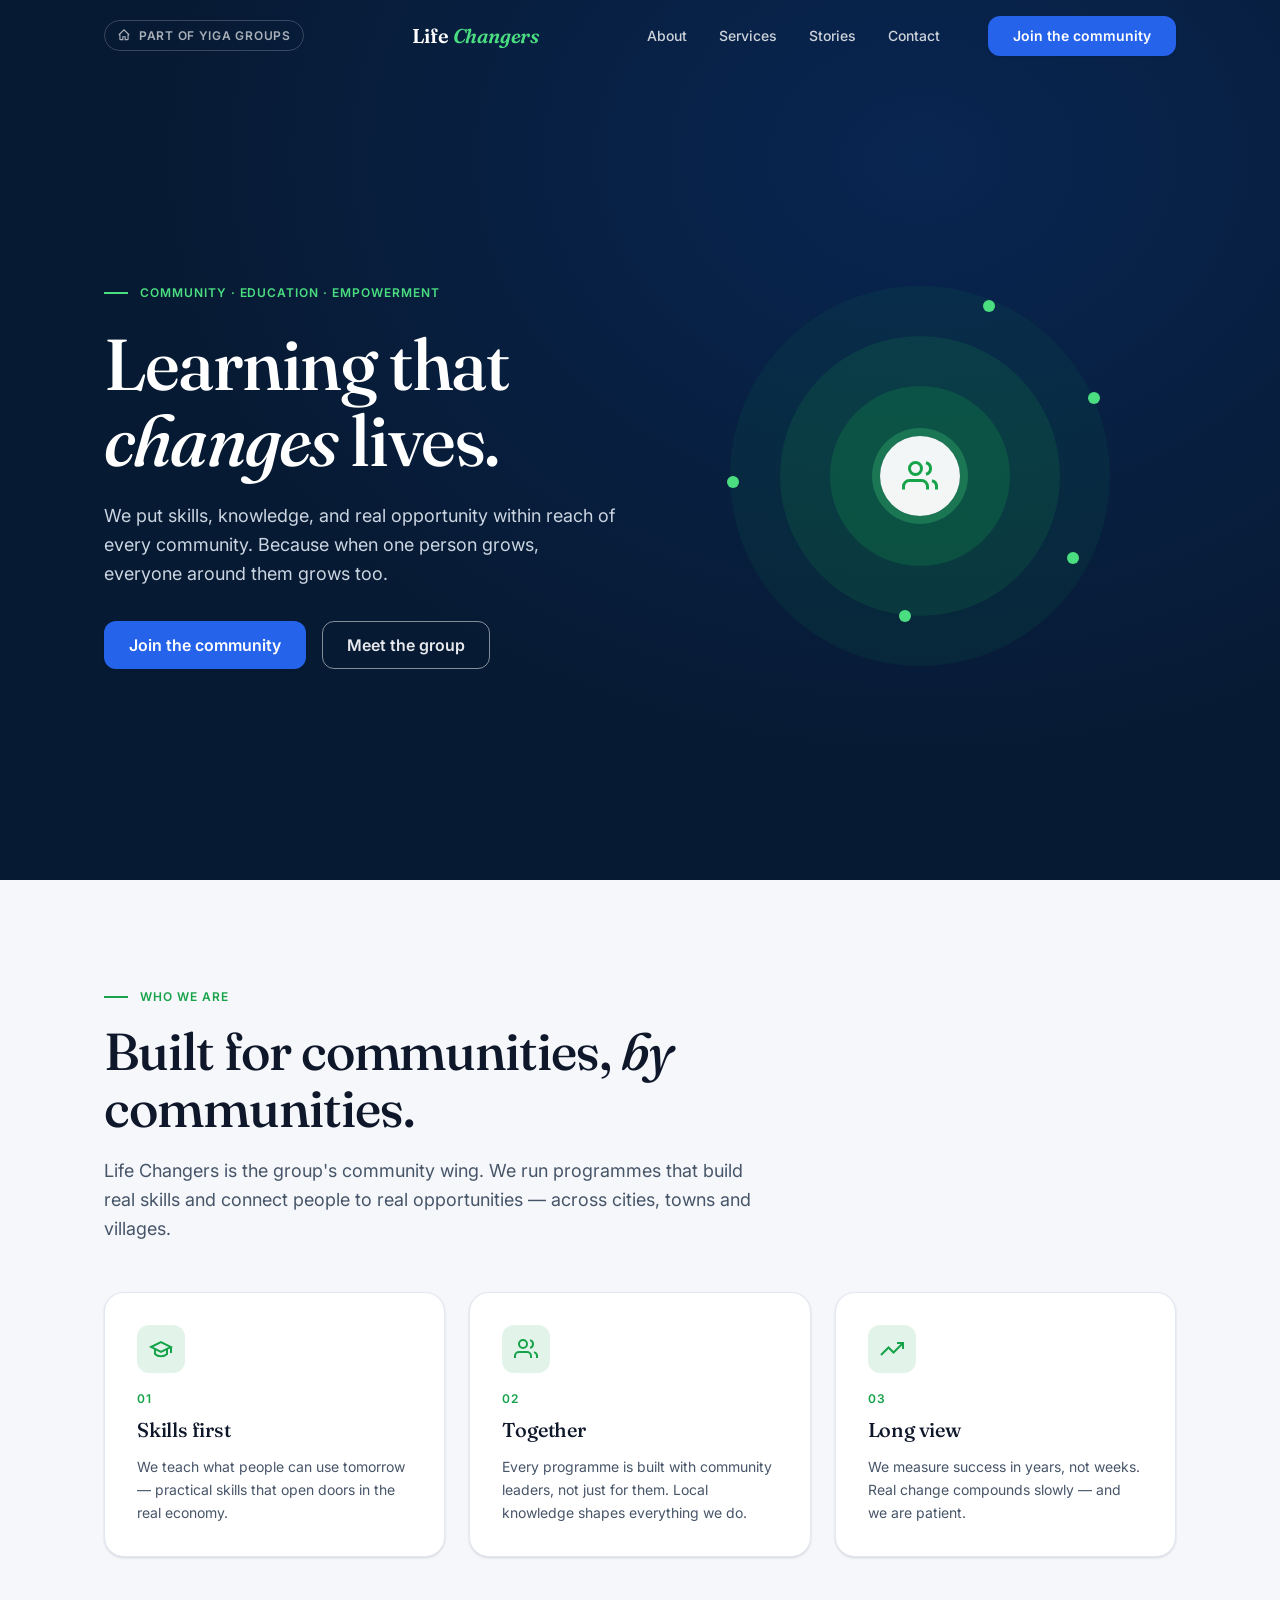
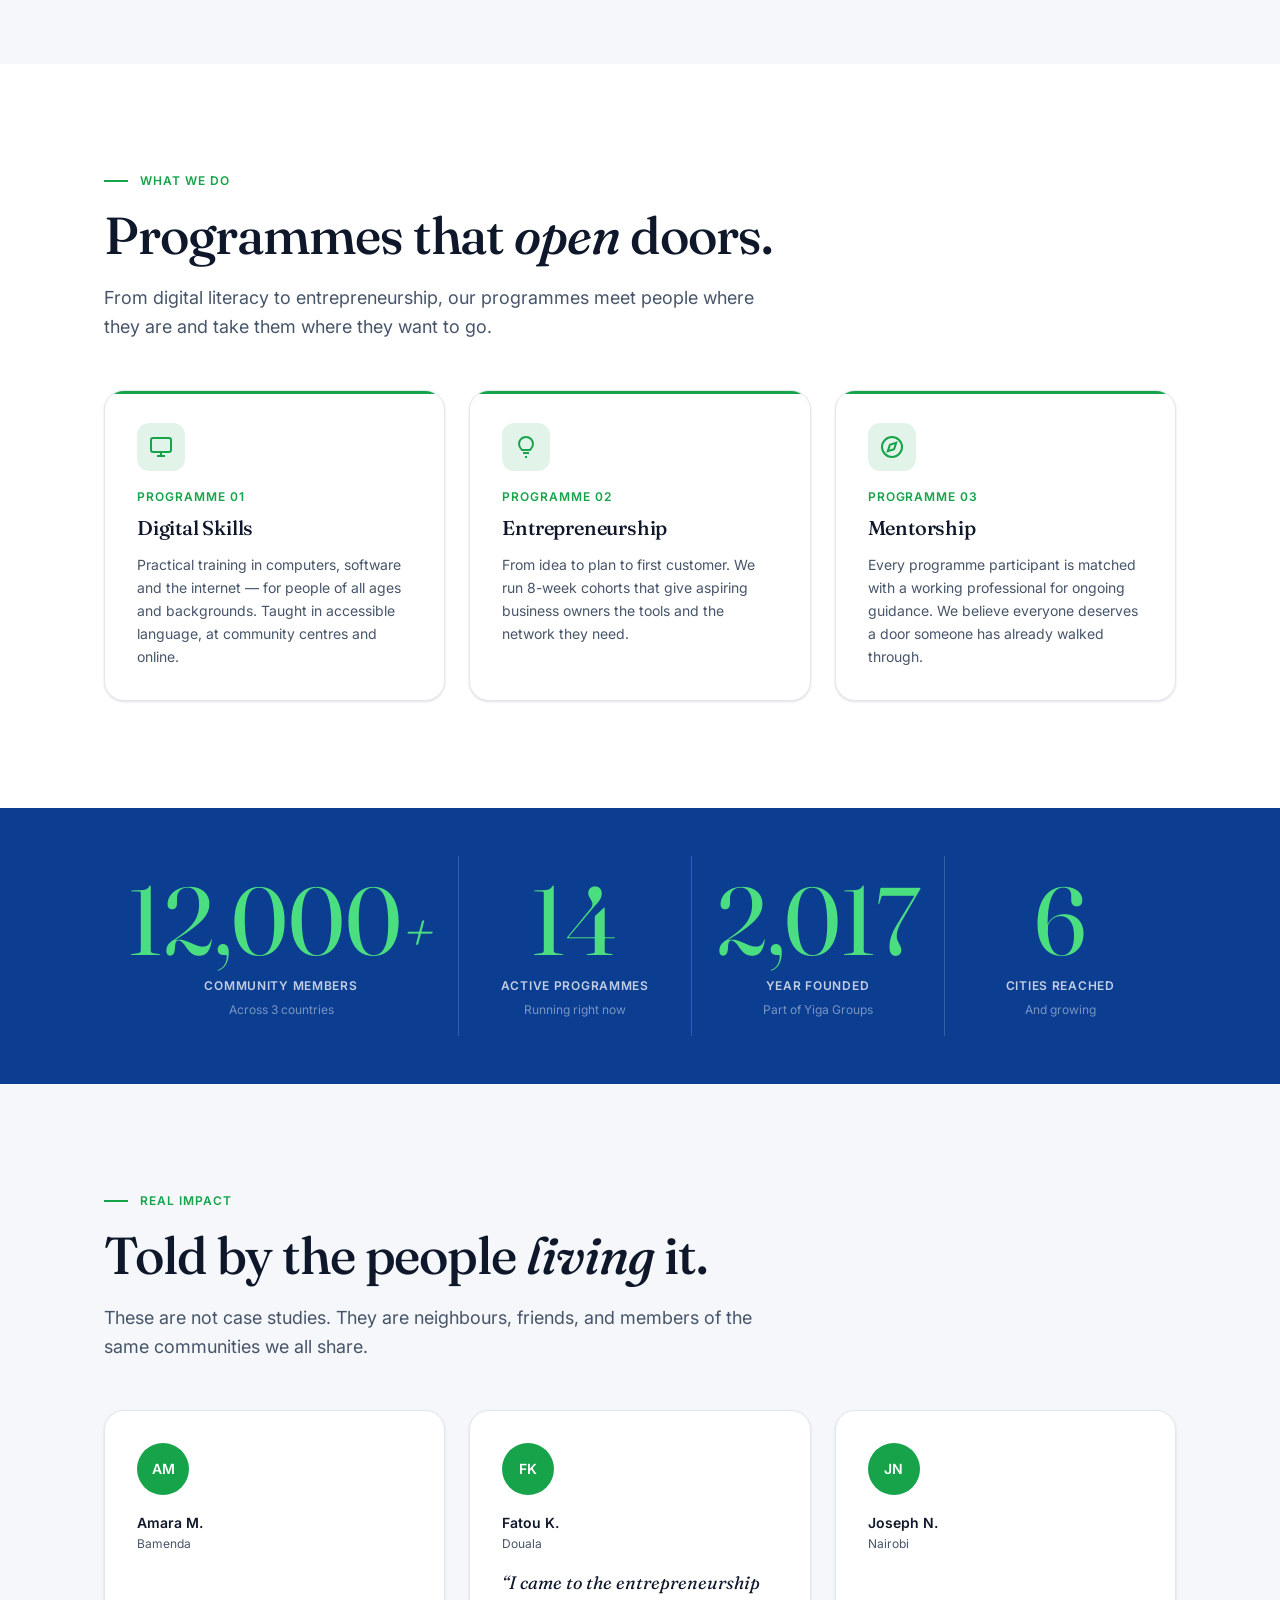
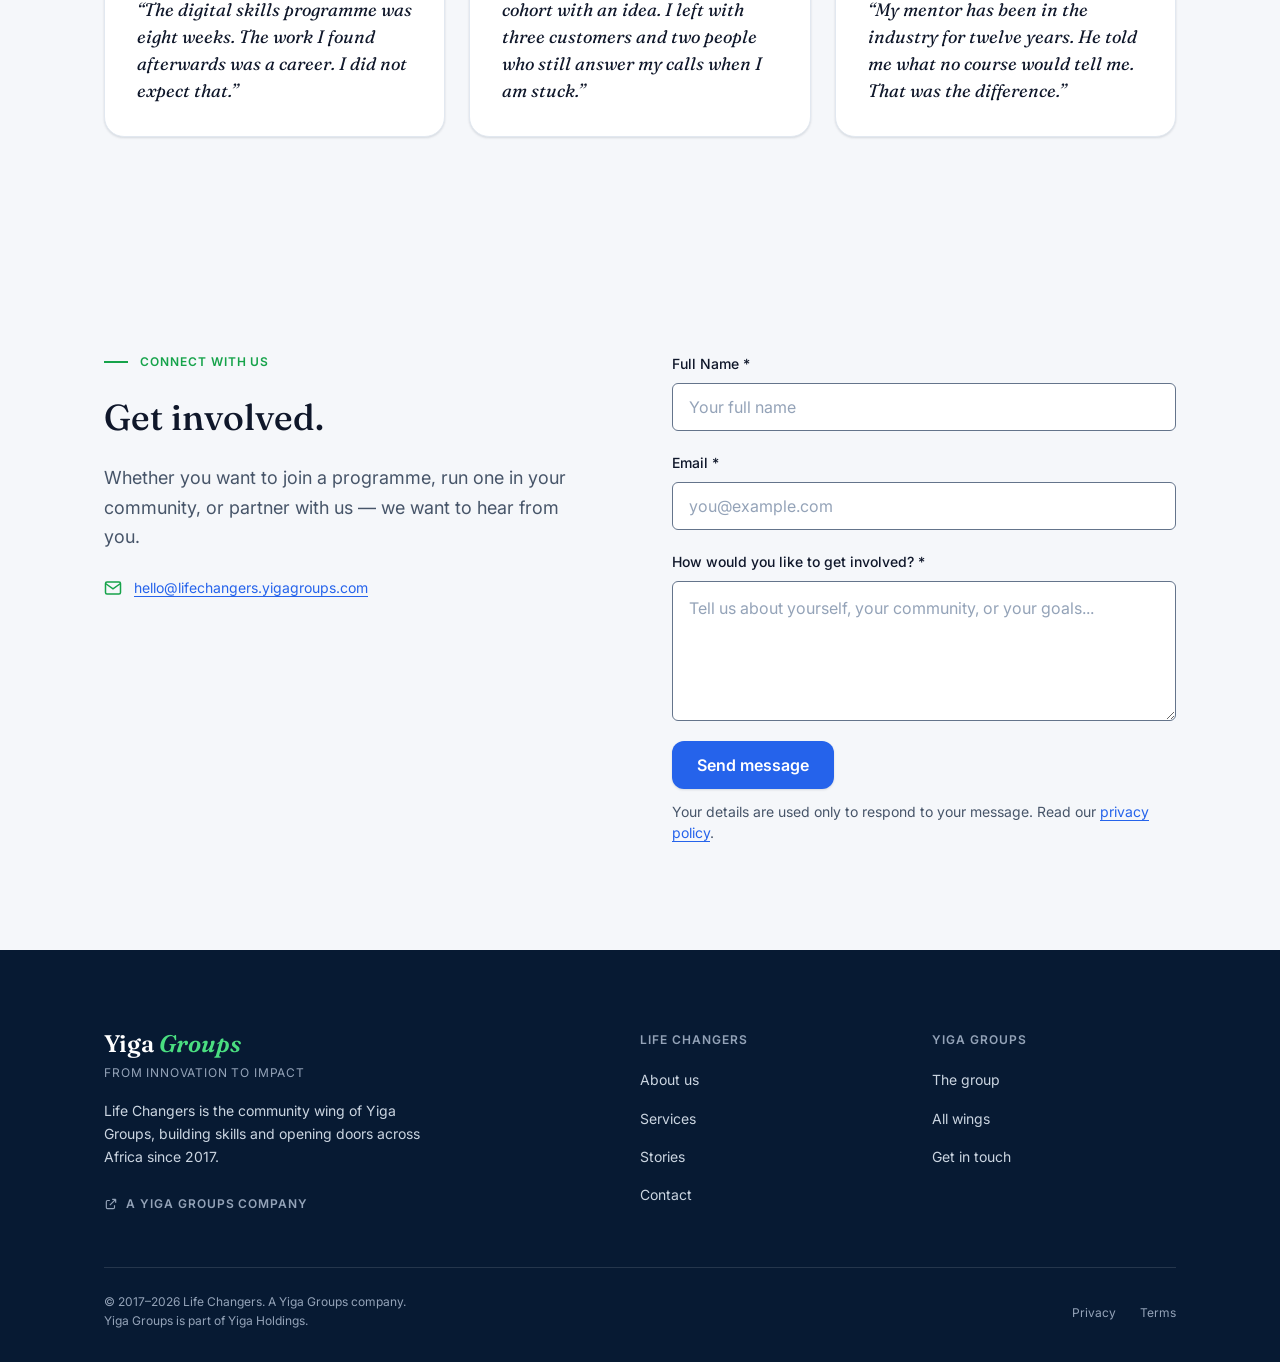
<file: Life changers/index.html>
<!DOCTYPE html>
<html lang="en">
<head>
  <meta charset="UTF-8">
  <meta name="viewport" content="width=device-width, initial-scale=1.0">
  <title>Life Changers — Skills, knowledge, opportunity for all | A Yiga Groups company</title>
  <meta name="description" content="Life Changers builds skills and opens doors for communities across Africa. Education, mentorship, and real opportunity — together.">

  <!-- Open Graph -->
  <meta property="og:title" content="Life Changers — Skills, knowledge, opportunity for all | A Yiga Groups company">
  <meta property="og:description" content="Life Changers builds skills and opens doors for communities across Africa. Education, mentorship, and real opportunity — together.">
  <meta property="og:type" content="website">

  <!-- Fonts -->
  <link rel="preconnect" href="https://fonts.googleapis.com">
  <link rel="preconnect" href="https://fonts.gstatic.com" crossorigin>
  <link href="https://fonts.googleapis.com/css2?family=Fraunces:ital,opsz,wght@0,9..144,300..700;1,9..144,300..700&family=Inter:ital,wght@0,400..600;1,400..600&display=swap" rel="stylesheet">

  <!-- Styles: shared first, then wing-specific -->
  <link rel="stylesheet" href="../shared/tokens.css">
  <link rel="stylesheet" href="../shared/components.css">
  <link rel="stylesheet" href="styles.css">
</head>
<body data-wing="life">
  <!-- Skip link -->
  <a class="yg-skip-link" href="#main">Skip to main content</a>

  <!-- NAVIGATION -->
  <header>
    <nav class="yg-nav" aria-label="Main navigation">
      <div class="yg-nav__inner">
        <!-- Parent pill (desktop only — hidden by CSS on mobile) -->
        <a class="yg-nav__parent-pill" href="../Yiga Groups/Yiga-Group.html" aria-label="Part of Yiga Groups — visit parent site">
          <svg aria-hidden="true" fill="none" stroke="currentColor" stroke-width="2" viewBox="0 0 24 24"><path d="M3 12l9-9 9 9M5 10v9a1 1 0 001 1h4v-5h4v5h4a1 1 0 001-1v-9"/></svg>
          Part of Yiga Groups
        </a>

        <!-- Wing name -->
        <a class="yg-nav__brand" href="#" aria-current="page">
          <span class="yg-nav__brand-name">Life <em>Changers</em></span>
        </a>

        <!-- Desktop nav links -->
        <ul class="yg-nav__links" role="list">
          <li><a href="#about">About</a></li>
          <li><a href="#services">Services</a></li>
          <li><a href="#stories">Stories</a></li>
          <li><a href="#contact">Contact</a></li>
        </ul>

        <!-- Desktop CTA -->
        <div class="yg-nav__cta">
          <a class="yg-btn yg-btn--primary" href="#contact">Join the community</a>
        </div>

        <!-- Mobile hamburger -->
        <button class="yg-nav__menu-btn" data-yg-menu-toggle aria-expanded="false" aria-controls="mobile-drawer" aria-label="Open menu">
          <svg aria-hidden="true" fill="none" stroke="currentColor" stroke-width="2" viewBox="0 0 24 24"><path stroke-linecap="round" d="M4 6h16M4 12h16M4 18h16"/></svg>
        </button>
      </div>
    </nav>
  </header>

  <!-- MOBILE OVERLAY + DRAWER -->
  <div class="yg-overlay" data-yg-overlay aria-hidden="true"></div>
  <div class="yg-drawer" id="mobile-drawer" data-yg-drawer role="dialog" aria-modal="true" aria-label="Navigation menu">
    <button class="yg-drawer__close" data-yg-drawer-close aria-label="Close menu">
      <svg aria-hidden="true" fill="none" stroke="currentColor" stroke-width="2" viewBox="0 0 24 24"><path stroke-linecap="round" d="M6 18L18 6M6 6l12 12"/></svg>
    </button>
    <ul class="yg-drawer__links" role="list">
      <li><a href="#about">About</a></li>
      <li><a href="#services">Services</a></li>
      <li><a href="#stories">Stories</a></li>
      <li><a href="#contact">Contact</a></li>
      <li><a href="../Yiga Groups/Yiga-Group.html">Yiga Groups ↗</a></li>
    </ul>
    <div class="yg-drawer__cta">
      <a class="yg-btn yg-btn--primary" href="#contact">Join the community</a>
    </div>
  </div>

  <!-- MAIN CONTENT -->
  <main id="main">
    <!-- HERO (Navy) -->
    <section class="yg-hero" id="hero" aria-label="Introduction">
      <div class="yg-hero__inner">
        <div class="yg-hero__content" data-reveal>
          <p class="yg-hero__kicker">Community · Education · Empowerment</p>
          <h1>Learning that <em>changes</em> lives.</h1>
          <p class="yg-hero__lead">We put skills, knowledge, and real opportunity within reach of every community. Because when one person grows, everyone around them grows too.</p>
          <div class="yg-btn-row">
            <a class="yg-btn yg-btn--primary" href="#contact">Join the community</a>
            <a class="yg-btn yg-btn--ghost-white" href="../Yiga Groups/Yiga-Group.html">Meet the group</a>
          </div>
        </div>

        <div class="yg-hero__visual" data-reveal data-delay="1">
          <div class="wing-visual" aria-hidden="true">
            <div class="lc-ring lc-ring--1"></div>
            <div class="lc-ring lc-ring--2"></div>
            <div class="lc-ring lc-ring--3"></div>
            <div class="lc-core">
              <svg width="36" height="36" fill="none" stroke="#16A34A" stroke-width="2" viewBox="0 0 24 24"><path d="M17 21v-2a4 4 0 00-4-4H5a4 4 0 00-4 4v2"/><circle cx="9" cy="7" r="4"/><path d="M23 21v-2a4 4 0 00-3-3.87M16 3.13a4 4 0 010 7.75"/></svg>
            </div>
            <div class="lc-dot"></div>
            <div class="lc-dot"></div>
            <div class="lc-dot"></div>
            <div class="lc-dot"></div>
            <div class="lc-dot"></div>
          </div>
        </div>
      </div>
    </section>

    <!-- ABOUT SECTION (Mist) -->
    <section class="yg-section yg-section--mist" id="about" aria-labelledby="about-heading">
      <div class="yg-wrap">
        <header class="yg-section-header" data-reveal>
          <p class="yg-kicker">Who we are</p>
          <h2 class="yg-h2" id="about-heading">Built for communities, <em>by</em> communities.</h2>
          <p class="yg-lead">Life Changers is the group's community wing. We run programmes that build real skills and connect people to real opportunities — across cities, towns and villages.</p>
        </header>

        <div class="yg-card-grid">
          <article class="yg-card" data-reveal data-delay="1">
            <div class="yg-card__icon" aria-hidden="true">
              <svg fill="none" stroke="currentColor" stroke-width="2" viewBox="0 0 24 24"><path d="M22 10v6M2 10l10-5 10 5-10 5z"/><path d="M6 12v5c3 3 9 3 12 0v-5"/></svg>
            </div>
            <p class="yg-card__num">01</p>
            <h3 class="yg-card__title">Skills first</h3>
            <p class="yg-card__body">We teach what people can use tomorrow — practical skills that open doors in the real economy.</p>
          </article>

          <article class="yg-card" data-reveal data-delay="2">
            <div class="yg-card__icon" aria-hidden="true">
              <svg fill="none" stroke="currentColor" stroke-width="2" viewBox="0 0 24 24"><path d="M17 21v-2a4 4 0 00-4-4H5a4 4 0 00-4 4v2"/><circle cx="9" cy="7" r="4"/><path d="M23 21v-2a4 4 0 00-3-3.87"/><path d="M16 3.13a4 4 0 010 7.75"/></svg>
            </div>
            <p class="yg-card__num">02</p>
            <h3 class="yg-card__title">Together</h3>
            <p class="yg-card__body">Every programme is built with community leaders, not just for them. Local knowledge shapes everything we do.</p>
          </article>

          <article class="yg-card" data-reveal data-delay="3">
            <div class="yg-card__icon" aria-hidden="true">
              <svg fill="none" stroke="currentColor" stroke-width="2" viewBox="0 0 24 24"><polyline points="23 6 13.5 15.5 8.5 10.5 1 18"/><polyline points="17 6 23 6 23 12"/></svg>
            </div>
            <p class="yg-card__num">03</p>
            <h3 class="yg-card__title">Long view</h3>
            <p class="yg-card__body">We measure success in years, not weeks. Real change compounds slowly — and we are patient.</p>
          </article>
        </div>
      </div>
    </section>

    <!-- SERVICES SECTION (White) -->
    <section class="yg-section yg-section--white" id="services" aria-labelledby="services-heading">
      <div class="yg-wrap">
        <header class="yg-section-header" data-reveal>
          <p class="yg-kicker">What we do</p>
          <h2 class="yg-h2" id="services-heading">Programmes that <em>open</em> doors.</h2>
          <p class="yg-lead">From digital literacy to entrepreneurship, our programmes meet people where they are and take them where they want to go.</p>
        </header>

        <div class="yg-card-grid">
          <article class="yg-card yg-card--accent-top" data-reveal data-delay="1">
            <div class="yg-card__icon" aria-hidden="true">
              <svg fill="none" stroke="currentColor" stroke-width="2" viewBox="0 0 24 24"><rect x="2" y="3" width="20" height="14" rx="2" ry="2"/><line x1="8" y1="21" x2="16" y2="21"/><line x1="12" y1="17" x2="12" y2="21"/></svg>
            </div>
            <p class="yg-card__num">Programme 01</p>
            <h3 class="yg-card__title">Digital Skills</h3>
            <p class="yg-card__body">Practical training in computers, software and the internet — for people of all ages and backgrounds. Taught in accessible language, at community centres and online.</p>
          </article>

          <article class="yg-card yg-card--accent-top" data-reveal data-delay="2">
            <div class="yg-card__icon" aria-hidden="true">
              <svg fill="none" stroke="currentColor" stroke-width="2" viewBox="0 0 24 24"><path d="M9 18h6m-4 4h2M12 2a7 7 0 00-7 7c0 2.5 1.5 4.5 3 6h8c1.5-1.5 3-3.5 3-6a7 7 0 00-7-7z"/></svg>
            </div>
            <p class="yg-card__num">Programme 02</p>
            <h3 class="yg-card__title">Entrepreneurship</h3>
            <p class="yg-card__body">From idea to plan to first customer. We run 8-week cohorts that give aspiring business owners the tools and the network they need.</p>
          </article>

          <article class="yg-card yg-card--accent-top" data-reveal data-delay="3">
            <div class="yg-card__icon" aria-hidden="true">
              <svg fill="none" stroke="currentColor" stroke-width="2" viewBox="0 0 24 24"><circle cx="12" cy="12" r="10"/><polygon points="16.24 7.76 14.12 14.12 7.76 16.24 9.88 9.88 16.24 7.76"/></svg>
            </div>
            <p class="yg-card__num">Programme 03</p>
            <h3 class="yg-card__title">Mentorship</h3>
            <p class="yg-card__body">Every programme participant is matched with a working professional for ongoing guidance. We believe everyone deserves a door someone has already walked through.</p>
          </article>
        </div>
      </div>
    </section>

    <!-- STATS (Royal Blue) -->
    <section class="yg-stats" aria-label="Key statistics">
      <div class="yg-stats__grid">
        <div class="yg-stat" data-reveal>
          <span class="yg-stat__num" aria-label="Over 12,000 community members">
            <span data-count="12000">12,000</span><span class="yg-stat__suffix" aria-hidden="true">+</span>
          </span>
          <span class="yg-stat__label">Community members</span>
          <span class="yg-stat__context">Across 3 countries</span>
        </div>

        <div class="yg-stat" data-reveal data-delay="1">
          <span class="yg-stat__num" aria-label="14 active programmes">
            <span data-count="14">14</span>
          </span>
          <span class="yg-stat__label">Active programmes</span>
          <span class="yg-stat__context">Running right now</span>
        </div>

        <div class="yg-stat" data-reveal data-delay="2">
          <span class="yg-stat__num" aria-label="Founded in 2017">
            <span data-count="2017">2017</span>
          </span>
          <span class="yg-stat__label">Year founded</span>
          <span class="yg-stat__context">Part of Yiga Groups</span>
        </div>

        <div class="yg-stat" data-reveal data-delay="3">
          <span class="yg-stat__num" aria-label="6 cities reached">
            <span data-count="6">6</span>
          </span>
          <span class="yg-stat__label">Cities reached</span>
          <span class="yg-stat__context">And growing</span>
        </div>
      </div>
    </section>

    <!-- UNIQUE SECTION — STORIES (Mist) -->
    <section class="yg-section yg-section--mist" id="stories" aria-labelledby="stories-heading">
      <div class="yg-wrap">
        <header class="yg-section-header" data-reveal>
          <p class="yg-kicker">Real impact</p>
          <h2 class="yg-h2" id="stories-heading">Told by the people <em>living</em> it.</h2>
          <p class="yg-lead">These are not case studies. They are neighbours, friends, and members of the same communities we all share.</p>
        </header>

        <div class="story-grid">
          <article class="story-card" data-reveal data-delay="1">
            <div class="story-avatar" aria-hidden="true">AM</div>
            <p class="story-name">Amara M.</p>
            <p class="story-location">Bamenda</p>
            <blockquote class="story-quote">“The digital skills programme was eight weeks. The work I found afterwards was a career. I did not expect that.”</blockquote>
          </article>

          <article class="story-card" data-reveal data-delay="2">
            <div class="story-avatar" aria-hidden="true">FK</div>
            <p class="story-name">Fatou K.</p>
            <p class="story-location">Douala</p>
            <blockquote class="story-quote">“I came to the entrepreneurship cohort with an idea. I left with three customers and two people who still answer my calls when I am stuck.”</blockquote>
          </article>

          <article class="story-card" data-reveal data-delay="3">
            <div class="story-avatar" aria-hidden="true">JN</div>
            <p class="story-name">Joseph N.</p>
            <p class="story-location">Nairobi</p>
            <blockquote class="story-quote">“My mentor has been in the industry for twelve years. He told me what no course would tell me. That was the difference.”</blockquote>
          </article>
        </div>
      </div>
    </section>

    <!-- CONTACT SECTION (Mist) -->
    <section class="yg-section yg-section--mist" id="contact" aria-labelledby="contact-heading">
      <div class="yg-wrap">
        <div class="yg-contact-layout">
          <div class="yg-contact-info" data-reveal>
            <p class="yg-kicker">Connect with us</p>
            <h2 class="yg-contact-info__title" id="contact-heading">Get involved.</h2>
            <p class="yg-contact-info__body">Whether you want to join a programme, run one in your community, or partner with us — we want to hear from you.</p>
            <div class="yg-contact-info__item">
              <svg fill="none" stroke="currentColor" stroke-width="2" viewBox="0 0 24 24" aria-hidden="true">
                <rect x="2" y="4" width="20" height="16" rx="2"/><path d="M22 6l-10 7L2 6"/>
              </svg>
              <a href="mailto:hello@lifechangers.yigagroups.com">hello@lifechangers.yigagroups.com</a>
            </div>
          </div>

          <form class="yg-form" data-yg-form data-reveal data-delay="1">
            <div class="yg-field">
              <label class="yg-label" for="full-name">Full Name <span aria-hidden="true">*</span></label>
              <input class="yg-input" type="text" id="full-name" name="name" required placeholder="Your full name" autocomplete="name">
            </div>

            <div class="yg-field">
              <label class="yg-label" for="email">Email <span aria-hidden="true">*</span></label>
              <input class="yg-input" type="email" id="email" name="email" required placeholder="you@example.com" autocomplete="email">
            </div>

            <div class="yg-field">
              <label class="yg-label" for="involvement">How would you like to get involved? <span aria-hidden="true">*</span></label>
              <textarea class="yg-textarea" id="involvement" name="message" required placeholder="Tell us about yourself, your community, or your goals..."></textarea>
            </div>

            <button type="submit" class="yg-btn yg-btn--primary">Send message</button>

            <p class="yg-form__privacy">Your details are used only to respond to your message. Read our <a href="#">privacy policy</a>.</p>
          </form>
        </div>
      </div>
    </section>
  </main>

  <!-- FOOTER -->
  <footer class="yg-footer" aria-label="Site footer">
    <div class="yg-footer__inner">
      <div class="yg-footer__grid">
        <!-- Brand col -->
        <div>
          <p class="yg-footer__brand-name">Yiga <em>Groups</em></p>
          <p class="yg-footer__brand-descriptor">From Innovation to Impact</p>
          <p class="yg-footer__brand-desc">Life Changers is the community wing of Yiga Groups, building skills and opening doors across Africa since 2017.</p>
          <a class="yg-footer__parent-link" href="../Yiga Groups/Yiga-Group.html">
            <svg aria-hidden="true" fill="none" stroke="currentColor" stroke-width="2" viewBox="0 0 24 24" width="14" height="14"><path d="M10 6H6a2 2 0 00-2 2v10a2 2 0 002 2h10a2 2 0 002-2v-4M14 4h6m0 0v6m0-6L10 14"/></svg>
            A Yiga Groups company
          </a>
        </div>

        <!-- Links col 1 -->
        <div>
          <p class="yg-footer__col-title">Life Changers</p>
          <ul class="yg-footer__links">
            <li><a href="#about">About us</a></li>
            <li><a href="#services">Services</a></li>
            <li><a href="#stories">Stories</a></li>
            <li><a href="#contact">Contact</a></li>
          </ul>
        </div>

        <!-- Links col 2 -->
        <div>
          <p class="yg-footer__col-title">Yiga Groups</p>
          <ul class="yg-footer__links">
            <li><a href="../Yiga Groups/Yiga-Group.html">The group</a></li>
            <li><a href="../Yiga Groups/Yiga-Group.html#wings">All wings</a></li>
            <li><a href="../Yiga Groups/Yiga-Group.html#contact">Get in touch</a></li>
          </ul>
        </div>
      </div>

      <div class="yg-footer__bottom">
        <p class="yg-footer__copyright">
          © 2017–<span data-year></span> Life Changers. A Yiga Groups company.<br>
          Yiga Groups is part of Yiga Holdings.
        </p>
        <ul class="yg-footer__legal">
          <li><a href="#">Privacy</a></li>
          <li><a href="#">Terms</a></li>
        </ul>
      </div>
    </div>
  </footer>

  <!-- Scripts: shared first, then wing-specific -->
  <script src="../shared/base.js" defer></script>
  <script src="script.js" defer></script>
</body>
</html>
</file>
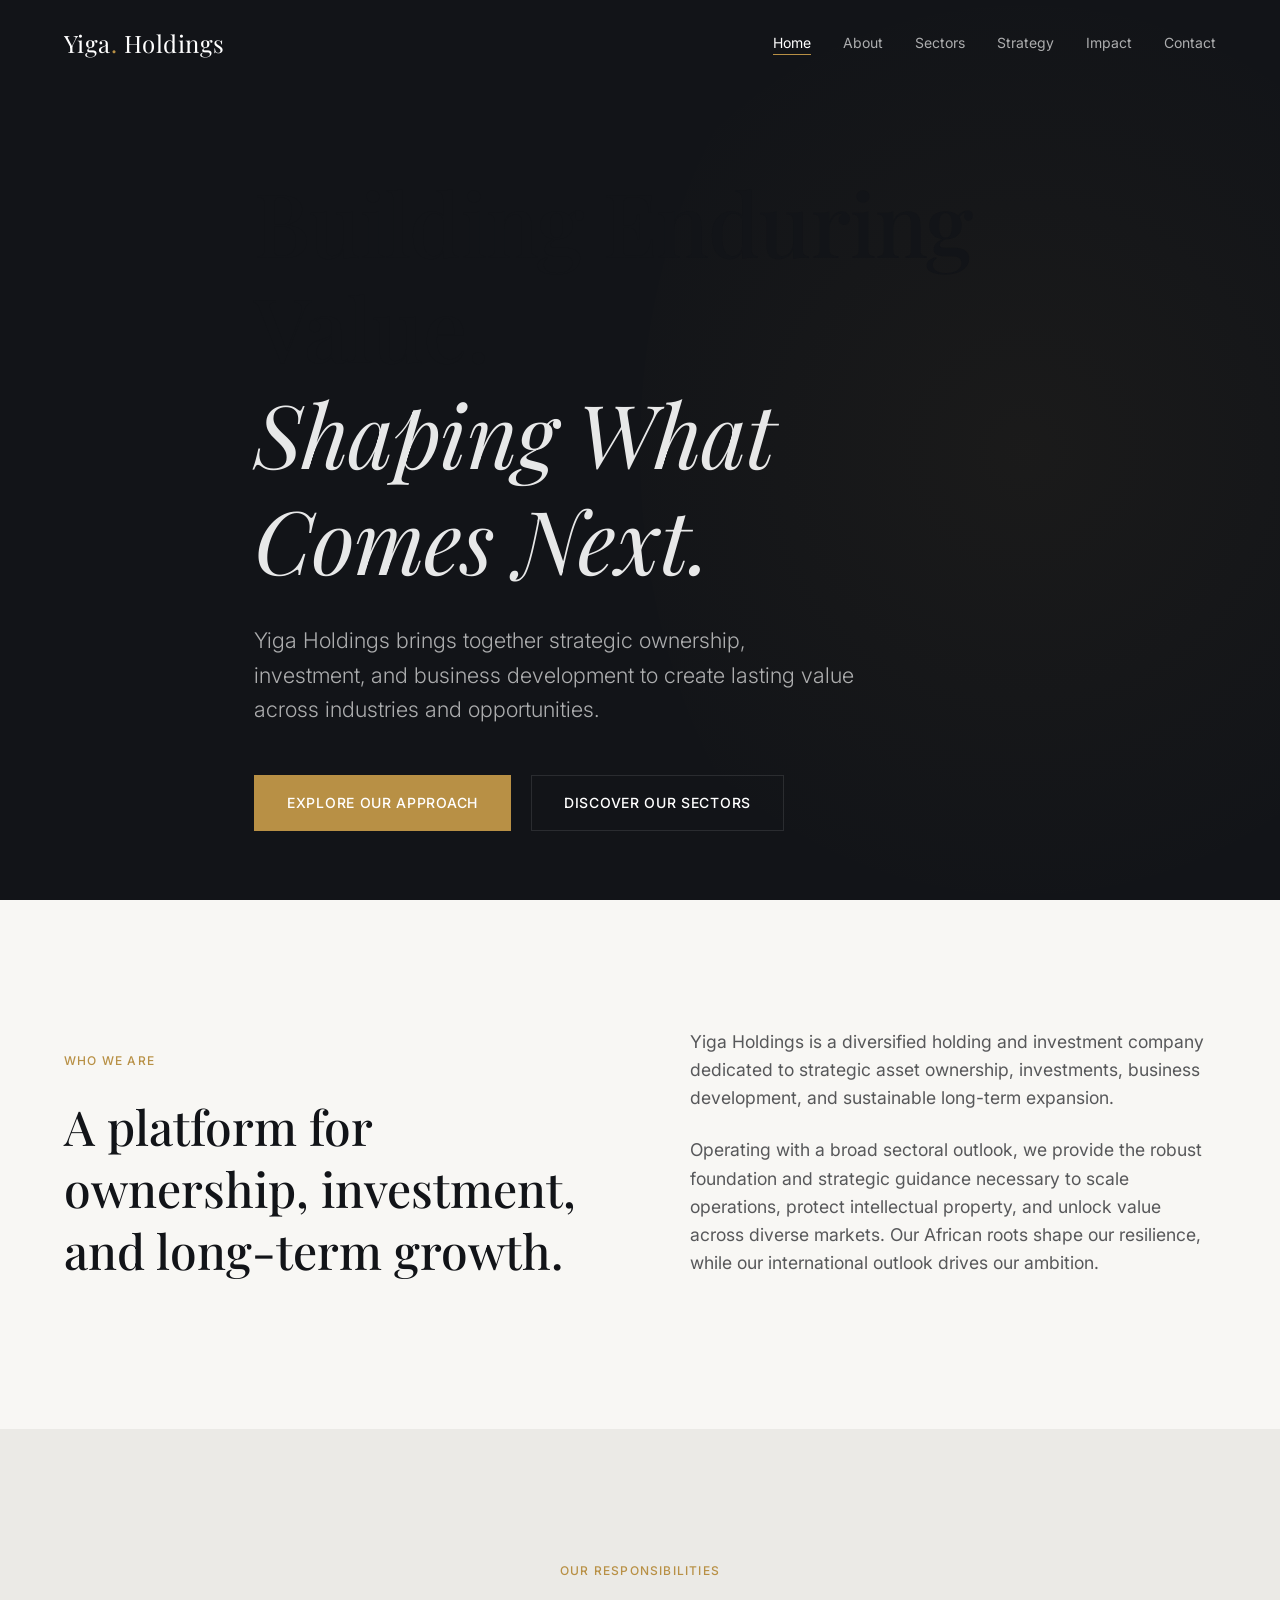
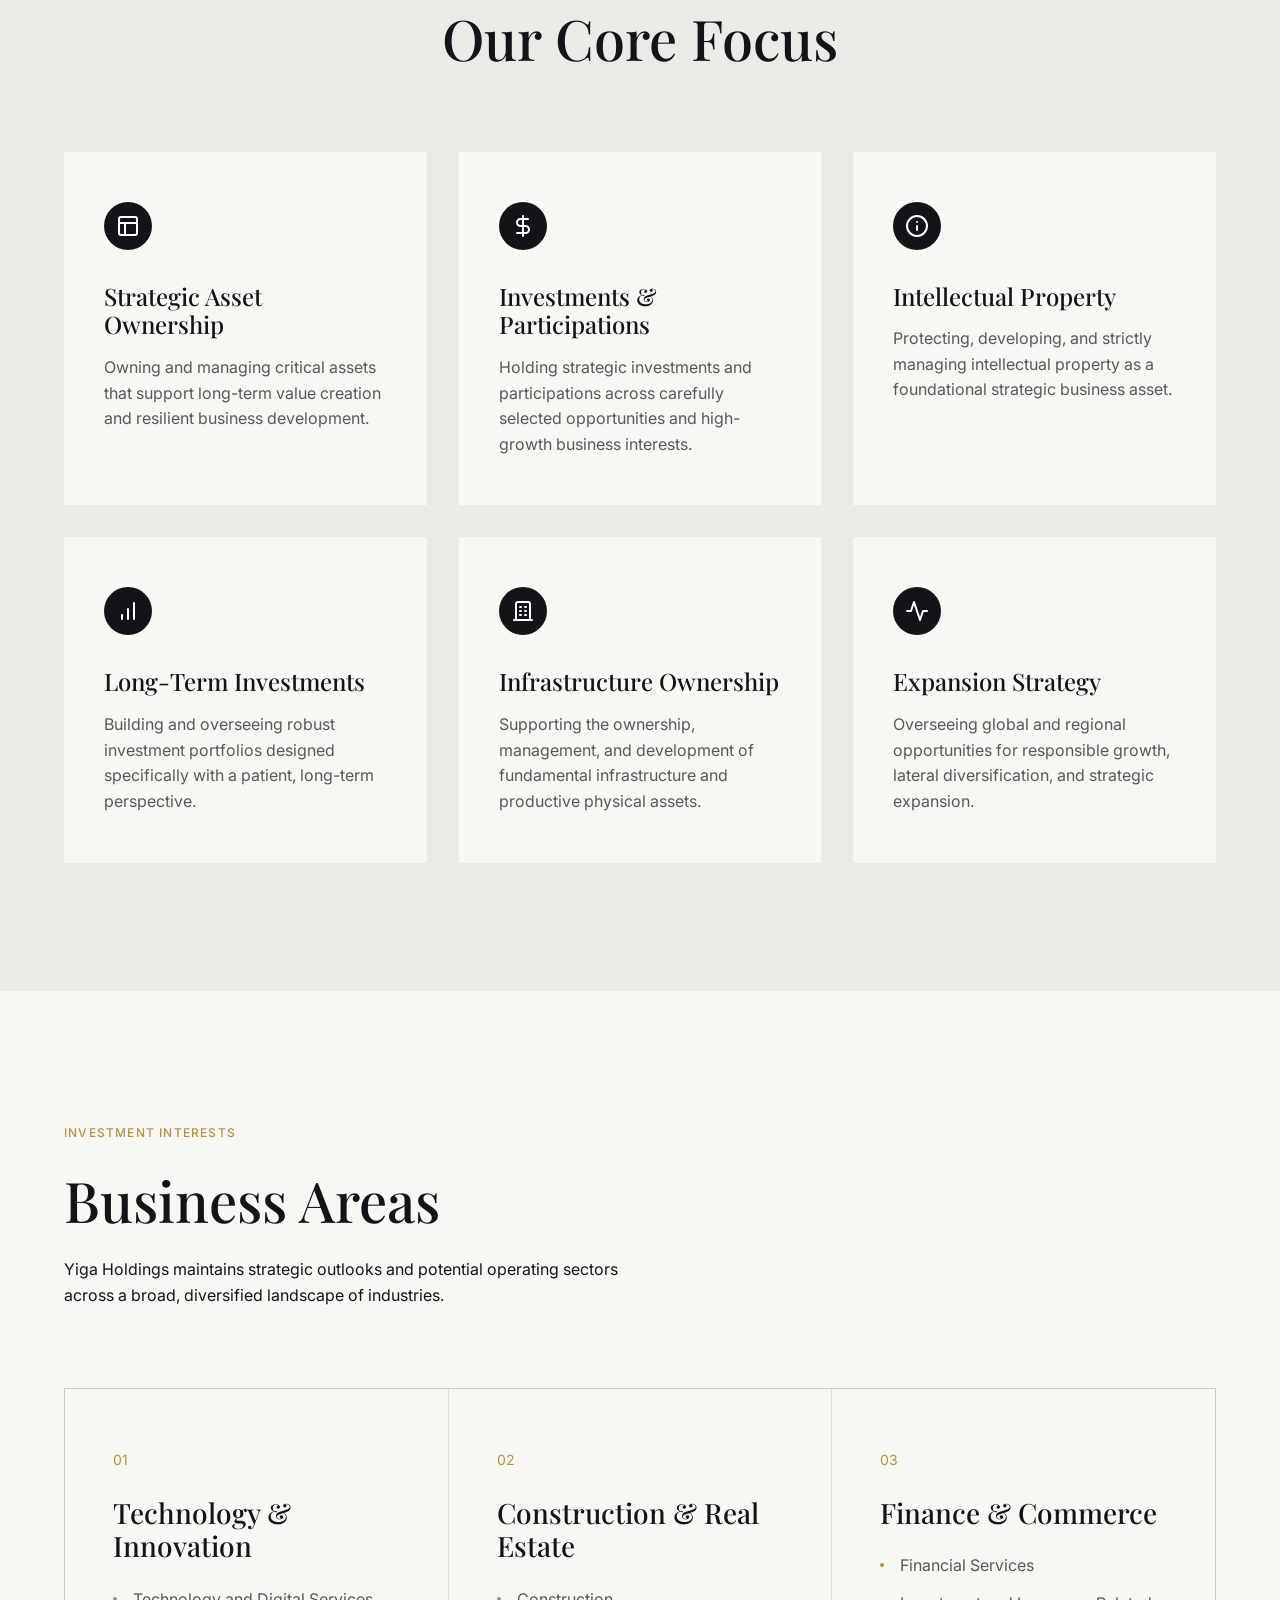
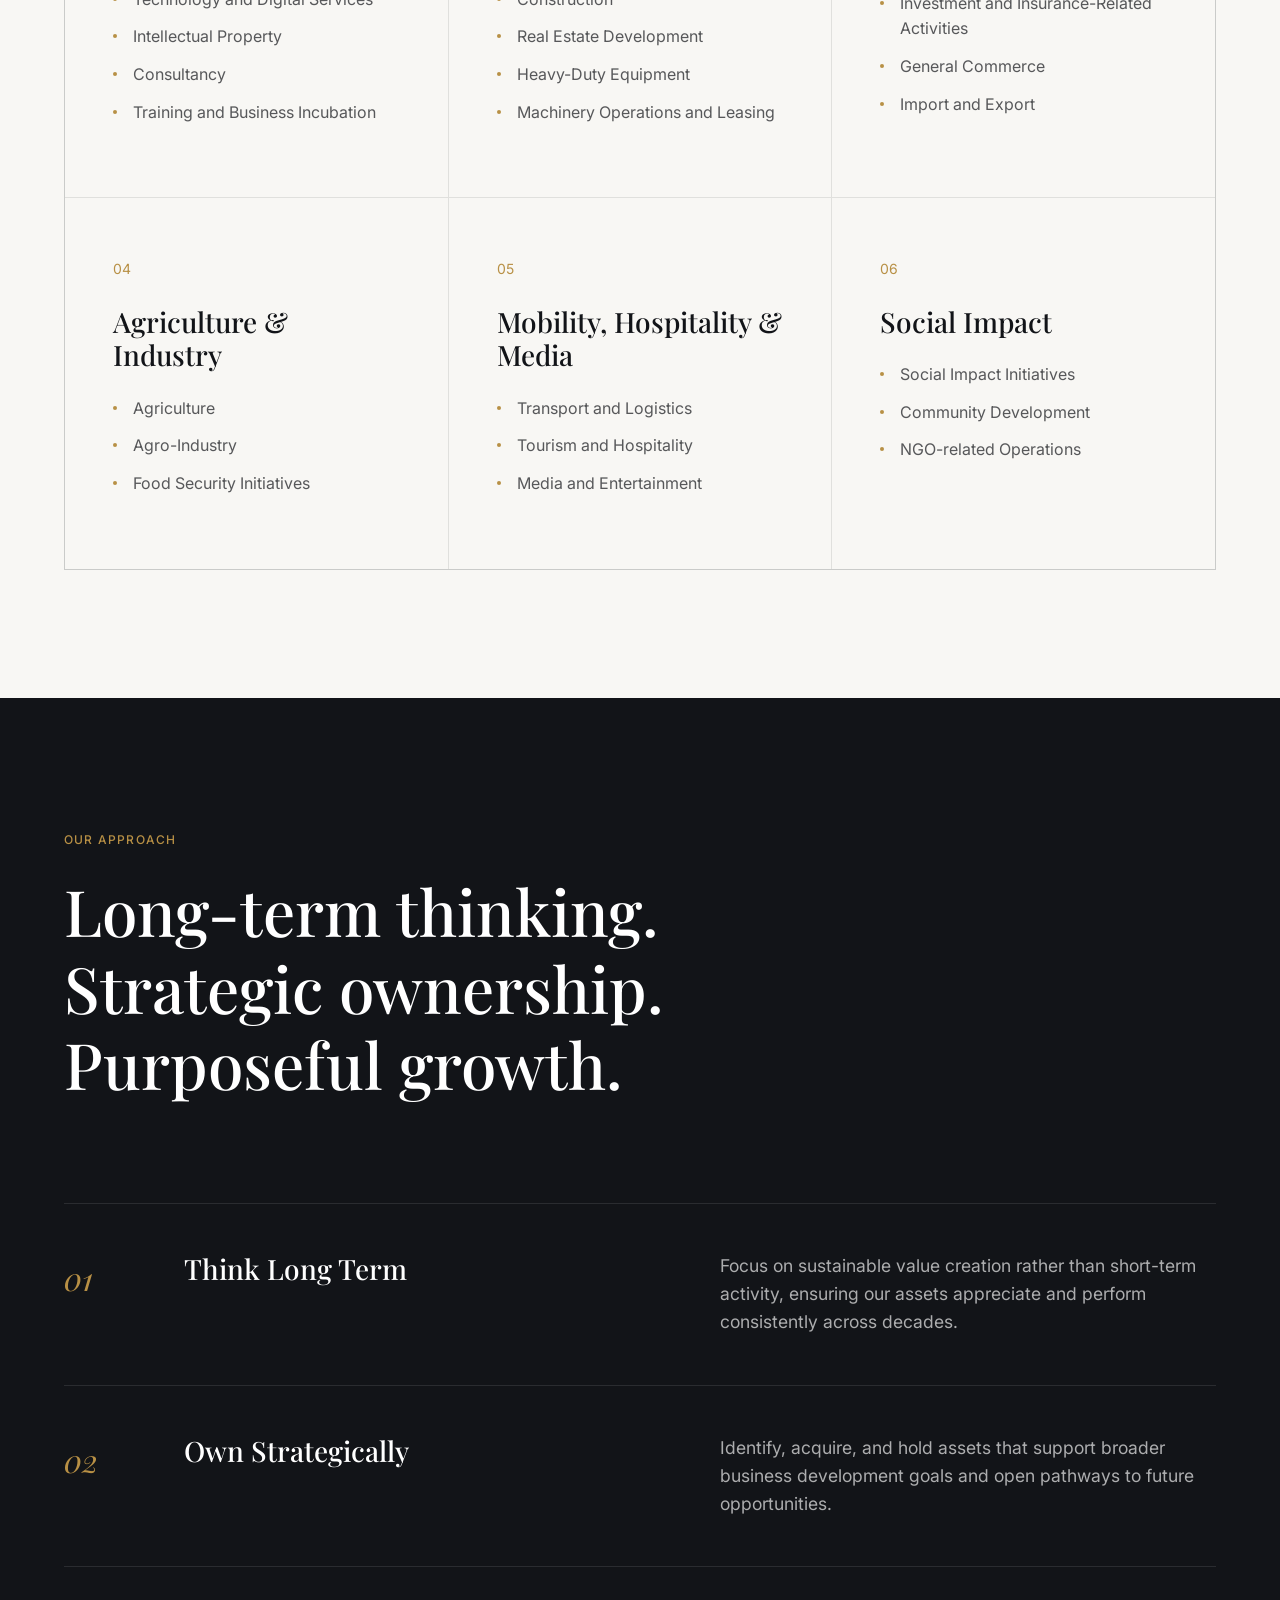
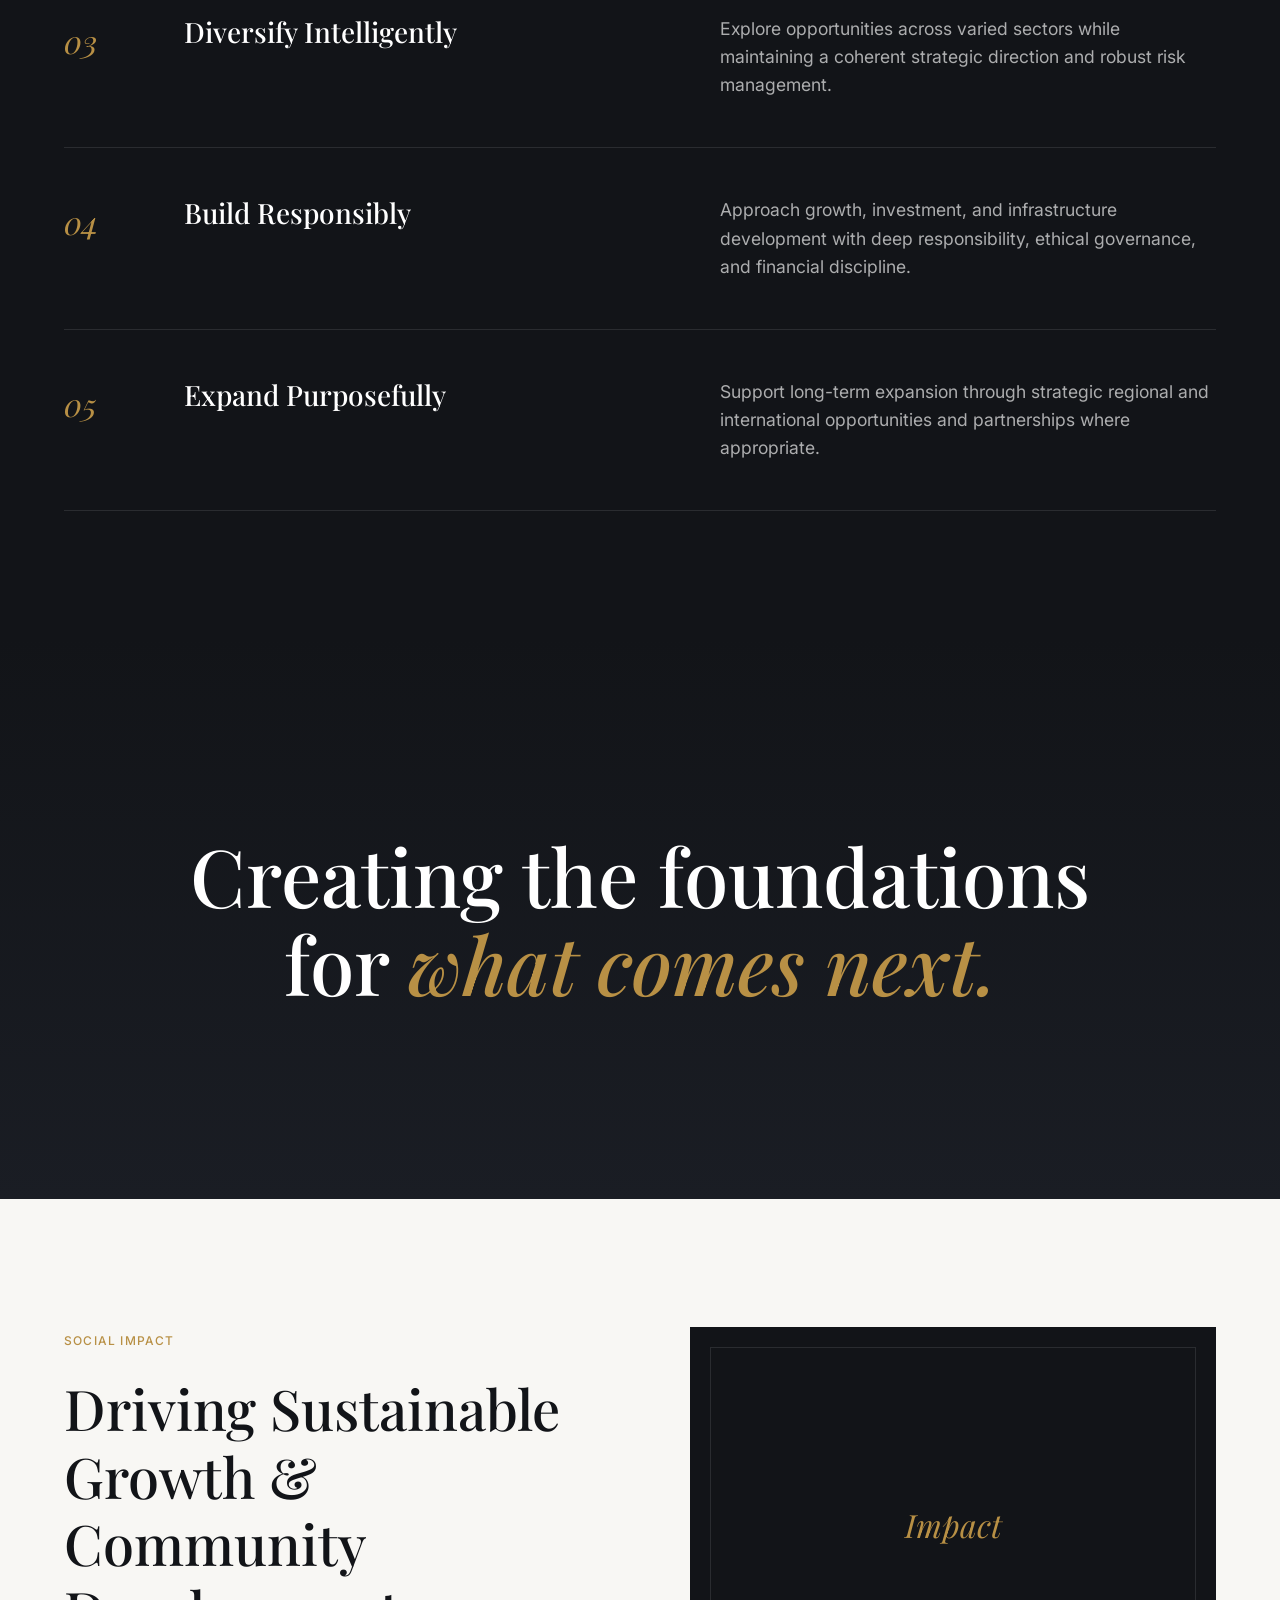
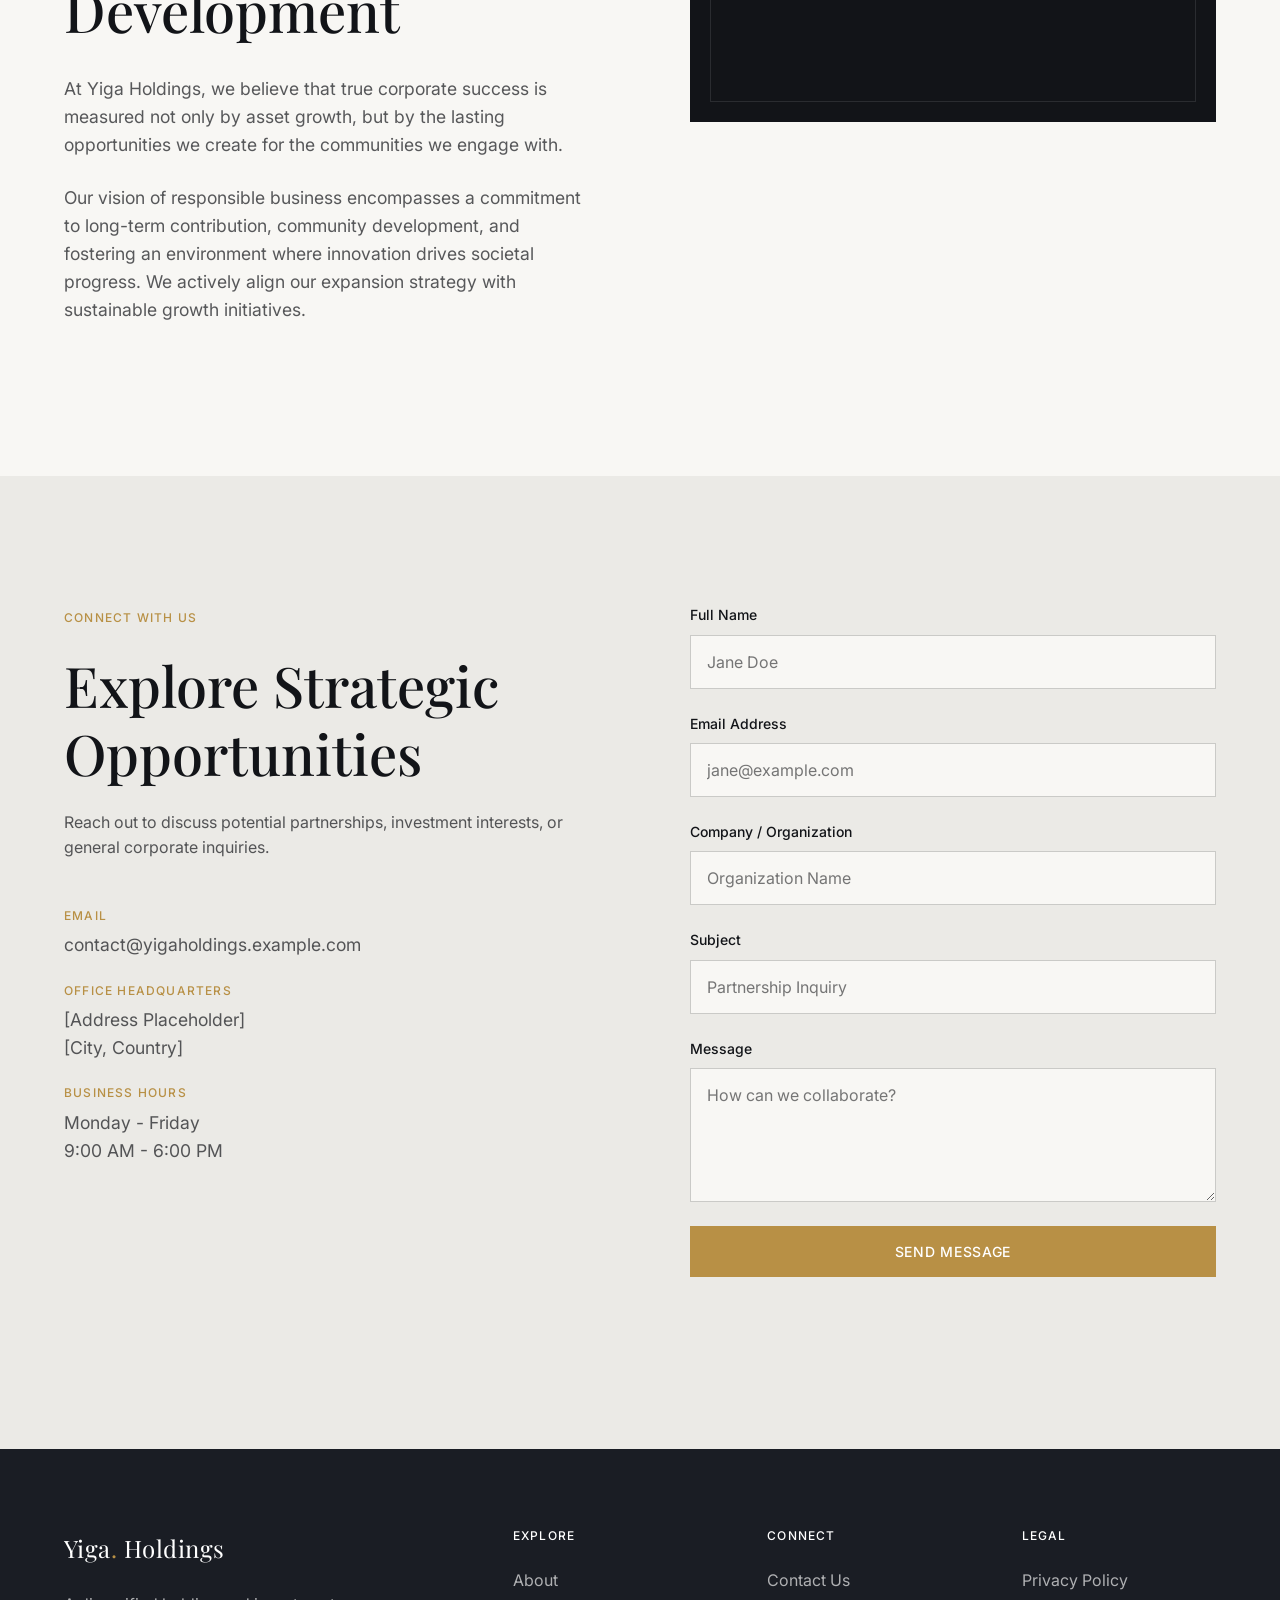
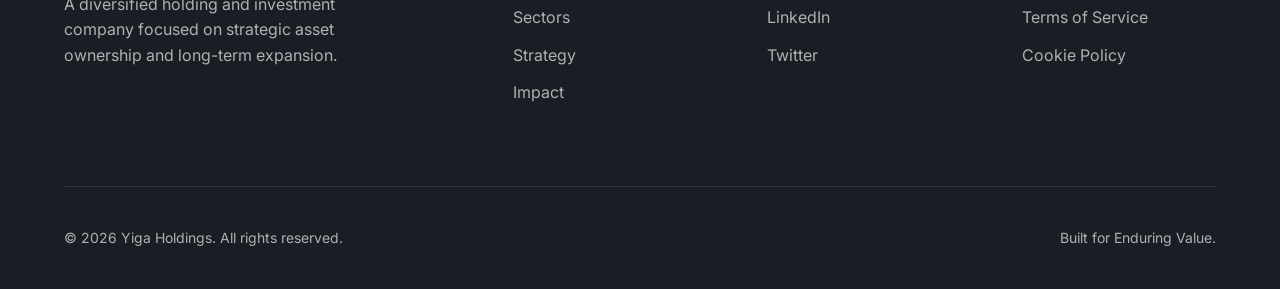
<file: Yiga Holdings/index.html>
<!DOCTYPE html>
<html lang="en">
<head>
  <meta charset="UTF-8">
  <meta name="viewport" content="width=device-width, initial-scale=1.0">
  <title>Yiga Holdings | Strategic Ownership, Investment & Growth</title>
  <meta name="description" content="Yiga Holdings is a diversified holding and investment company focused on strategic asset ownership, investments, business development, and long-term expansion.">
  
  <!-- Open Graph Metadata Placeholders -->
  <meta property="og:title" content="Yiga Holdings | Strategic Ownership, Investment & Growth">
  <meta property="og:description" content="A diversified holding company driving long-term value across technology, infrastructure, finance, and community development.">
  <meta property="og:type" content="website">
  <!-- <meta property="og:image" content="assets/images/og-image.jpg"> -->

  <link rel="stylesheet" href="css/style.css">
  <link rel="icon" href="data:,">
</head>
<body>

  <!-- ==========================================================================
       SECTION 1: NAVIGATION
       ========================================================================== -->
  <header class="site-header">
    <div class="container header-inner">
      <a href="#hero" class="brand">
        Yiga<span class="brand-dot">.</span> Holdings
      </a>
      <nav class="main-nav">
        <ul>
          <li><a href="#hero" class="active">Home</a></li>
          <li><a href="#about">About</a></li>
          <li><a href="#sectors">Sectors</a></li>
          <li><a href="#strategy">Strategy</a></li>
          <li><a href="#impact">Impact</a></li>
          <li><a href="#contact">Contact</a></li>
        </ul>
      </nav>
      <button class="menu-toggle" aria-label="Toggle Navigation">
        <span></span>
        <span></span>
        <span></span>
      </button>
    </div>
  </header>

  <main>
    <!-- ==========================================================================
         SECTION 2: HERO / LANDING INTRODUCTION
         ========================================================================== -->
    <section id="hero" class="hero">
      <div class="container hero-inner reveal">
        <h1>Building Enduring Value.<br><i>Shaping What Comes Next.</i></h1>
        <p class="hero-lead">
          Yiga Holdings brings together strategic ownership, investment, and business development to create lasting value across industries and opportunities.
        </p>
        <div class="hero-actions">
          <a href="#strategy" class="btn btn-primary">Explore Our Approach</a>
          <a href="#sectors" class="btn btn-outline">Discover Our Sectors</a>
        </div>
      </div>
    </section>

    <!-- ==========================================================================
         SECTION 3: ABOUT / WHO WE ARE
         ========================================================================== -->
    <section id="about" class="about">
      <div class="container about-grid">
        <div class="about-content reveal">
          <span class="section-label">Who We Are</span>
          <h2 class="about-statement">A platform for ownership, investment, and long-term growth.</h2>
        </div>
        <div class="about-text reveal" style="transition-delay: 0.2s;">
          <p>
            Yiga Holdings is a diversified holding and investment company dedicated to strategic asset ownership, investments, business development, and sustainable long-term expansion.
          </p>
          <p>
            Operating with a broad sectoral outlook, we provide the robust foundation and strategic guidance necessary to scale operations, protect intellectual property, and unlock value across diverse markets. Our African roots shape our resilience, while our international outlook drives our ambition.
          </p>
        </div>
      </div>
    </section>

    <!-- ==========================================================================
         SECTION 4: PRIMARY PURPOSE / CORE FOCUS
         ========================================================================== -->
    <section id="focus" class="focus">
      <div class="container">
        <div class="focus-header reveal">
          <span class="section-label">Our Responsibilities</span>
          <h2>Our Core Focus</h2>
        </div>
        <div class="focus-grid">
          <!-- Card 1 -->
          <div class="focus-card reveal">
            <div class="focus-icon">
              <svg width="24" height="24" viewBox="0 0 24 24" fill="none" stroke="currentColor" stroke-width="2" stroke-linecap="round" stroke-linejoin="round"><rect x="3" y="3" width="18" height="18" rx="2" ry="2"></rect><line x1="3" y1="9" x2="21" y2="9"></line><line x1="9" y1="21" x2="9" y2="9"></line></svg>
            </div>
            <h3>Strategic Asset Ownership</h3>
            <p>Owning and managing critical assets that support long-term value creation and resilient business development.</p>
          </div>
          <!-- Card 2 -->
          <div class="focus-card reveal">
            <div class="focus-icon">
              <svg width="24" height="24" viewBox="0 0 24 24" fill="none" stroke="currentColor" stroke-width="2" stroke-linecap="round" stroke-linejoin="round"><path d="M12 2v20"></path><path d="M17 5H9.5a3.5 3.5 0 0 0 0 7h5a3.5 3.5 0 0 1 0 7H6"></path></svg>
            </div>
            <h3>Investments & Participations</h3>
            <p>Holding strategic investments and participations across carefully selected opportunities and high-growth business interests.</p>
          </div>
          <!-- Card 3 -->
          <div class="focus-card reveal">
            <div class="focus-icon">
              <svg width="24" height="24" viewBox="0 0 24 24" fill="none" stroke="currentColor" stroke-width="2" stroke-linecap="round" stroke-linejoin="round"><circle cx="12" cy="12" r="10"></circle><path d="M12 16v-4"></path><path d="M12 8h.01"></path></svg>
            </div>
            <h3>Intellectual Property</h3>
            <p>Protecting, developing, and strictly managing intellectual property as a foundational strategic business asset.</p>
          </div>
          <!-- Card 4 -->
          <div class="focus-card reveal">
            <div class="focus-icon">
              <svg width="24" height="24" viewBox="0 0 24 24" fill="none" stroke="currentColor" stroke-width="2" stroke-linecap="round" stroke-linejoin="round"><line x1="12" y1="20" x2="12" y2="10"></line><line x1="18" y1="20" x2="18" y2="4"></line><line x1="6" y1="20" x2="6" y2="16"></line></svg>
            </div>
            <h3>Long-Term Investments</h3>
            <p>Building and overseeing robust investment portfolios designed specifically with a patient, long-term perspective.</p>
          </div>
          <!-- Card 5 -->
          <div class="focus-card reveal">
            <div class="focus-icon">
              <svg width="24" height="24" viewBox="0 0 24 24" fill="none" stroke="currentColor" stroke-width="2" stroke-linecap="round" stroke-linejoin="round"><path d="M3 21h18"></path><path d="M9 8h1"></path><path d="M9 12h1"></path><path d="M9 16h1"></path><path d="M14 8h1"></path><path d="M14 12h1"></path><path d="M14 16h1"></path><path d="M5 21V5a2 2 0 0 1 2-2h10a2 2 0 0 1 2 2v16"></path></svg>
            </div>
            <h3>Infrastructure Ownership</h3>
            <p>Supporting the ownership, management, and development of fundamental infrastructure and productive physical assets.</p>
          </div>
          <!-- Card 6 -->
          <div class="focus-card reveal">
            <div class="focus-icon">
              <svg width="24" height="24" viewBox="0 0 24 24" fill="none" stroke="currentColor" stroke-width="2" stroke-linecap="round" stroke-linejoin="round"><path d="M22 12h-4l-3 9L9 3l-3 9H2"></path></svg>
            </div>
            <h3>Expansion Strategy</h3>
            <p>Overseeing global and regional opportunities for responsible growth, lateral diversification, and strategic expansion.</p>
          </div>
        </div>
      </div>
    </section>

    <!-- ==========================================================================
         SECTION 5: SECTORS / BUSINESS AREAS
         ========================================================================== -->
    <section id="sectors" class="sectors">
      <div class="container">
        <div class="sectors-header reveal">
          <span class="section-label">Investment Interests</span>
          <h2>Business Areas</h2>
          <p>Yiga Holdings maintains strategic outlooks and potential operating sectors across a broad, diversified landscape of industries.</p>
        </div>
        <div class="sectors-grid">
          
          <div class="sector-item reveal">
            <span class="sector-num">01</span>
            <h3>Technology & Innovation</h3>
            <ul class="sector-list">
              <li>Technology and Digital Services</li>
              <li>Intellectual Property</li>
              <li>Consultancy</li>
              <li>Training and Business Incubation</li>
            </ul>
          </div>
          
          <div class="sector-item reveal">
            <span class="sector-num">02</span>
            <h3>Construction & Real Estate</h3>
            <ul class="sector-list">
              <li>Construction</li>
              <li>Real Estate Development</li>
              <li>Heavy-Duty Equipment</li>
              <li>Machinery Operations and Leasing</li>
            </ul>
          </div>

          <div class="sector-item reveal">
            <span class="sector-num">03</span>
            <h3>Finance & Commerce</h3>
            <ul class="sector-list">
              <li>Financial Services</li>
              <li>Investment and Insurance-Related Activities</li>
              <li>General Commerce</li>
              <li>Import and Export</li>
            </ul>
          </div>

          <div class="sector-item reveal">
            <span class="sector-num">04</span>
            <h3>Agriculture & Industry</h3>
            <ul class="sector-list">
              <li>Agriculture</li>
              <li>Agro-Industry</li>
              <li>Food Security Initiatives</li>
            </ul>
          </div>

          <div class="sector-item reveal">
            <span class="sector-num">05</span>
            <h3>Mobility, Hospitality & Media</h3>
            <ul class="sector-list">
              <li>Transport and Logistics</li>
              <li>Tourism and Hospitality</li>
              <li>Media and Entertainment</li>
            </ul>
          </div>

          <div class="sector-item reveal">
            <span class="sector-num">06</span>
            <h3>Social Impact</h3>
            <ul class="sector-list">
              <li>Social Impact Initiatives</li>
              <li>Community Development</li>
              <li>NGO-related Operations</li>
            </ul>
          </div>
          
        </div>
      </div>
    </section>

    <!-- ==========================================================================
         SECTION 6: STRATEGY / OUR APPROACH
         ========================================================================== -->
    <section id="strategy" class="strategy section-dark">
      <div class="container">
        <div class="strategy-intro reveal">
          <span class="section-label">Our Approach</span>
          <h2>Long-term thinking. Strategic ownership. Purposeful growth.</h2>
        </div>
        <div class="strategy-list">
          
          <div class="strategy-row reveal">
            <div class="strategy-num">01</div>
            <h3>Think Long Term</h3>
            <p>Focus on sustainable value creation rather than short-term activity, ensuring our assets appreciate and perform consistently across decades.</p>
          </div>
          
          <div class="strategy-row reveal">
            <div class="strategy-num">02</div>
            <h3>Own Strategically</h3>
            <p>Identify, acquire, and hold assets that support broader business development goals and open pathways to future opportunities.</p>
          </div>

          <div class="strategy-row reveal">
            <div class="strategy-num">03</div>
            <h3>Diversify Intelligently</h3>
            <p>Explore opportunities across varied sectors while maintaining a coherent strategic direction and robust risk management.</p>
          </div>

          <div class="strategy-row reveal">
            <div class="strategy-num">04</div>
            <h3>Build Responsibly</h3>
            <p>Approach growth, investment, and infrastructure development with deep responsibility, ethical governance, and financial discipline.</p>
          </div>

          <div class="strategy-row reveal">
            <div class="strategy-num">05</div>
            <h3>Expand Purposefully</h3>
            <p>Support long-term expansion through strategic regional and international opportunities and partnerships where appropriate.</p>
          </div>

        </div>
      </div>
    </section>

    <!-- ==========================================================================
         SECTION 7: VISION / FUTURE
         ========================================================================== -->
    <section id="vision" class="vision section-dark">
      <div class="container reveal">
        <h2>Creating the foundations for <i>what comes next.</i></h2>
      </div>
    </section>

    <!-- ==========================================================================
         SECTION 8: IMPACT / COMMUNITY DEVELOPMENT
         ========================================================================== -->
    <section id="impact" class="impact">
      <div class="container impact-grid">
        <div class="impact-content reveal">
          <span class="section-label">Social Impact</span>
          <h2>Driving Sustainable Growth & Community Development</h2>
          <p>
            At Yiga Holdings, we believe that true corporate success is measured not only by asset growth, but by the lasting opportunities we create for the communities we engage with.
          </p>
          <p>
            Our vision of responsible business encompasses a commitment to long-term contribution, community development, and fostering an environment where innovation drives societal progress. We actively align our expansion strategy with sustainable growth initiatives.
          </p>
        </div>
        <div class="impact-visual reveal" style="transition-delay: 0.2s;">
          <!-- Visual placeholder for a sophisticated corporate image -->
          <span>Impact</span>
        </div>
      </div>
    </section>

    <!-- ==========================================================================
         SECTION 9: CONTACT / CONNECT WITH US
         ========================================================================== -->
    <section id="contact" class="contact">
      <div class="container contact-grid">
        <div class="contact-info reveal">
          <span class="section-label">Connect With Us</span>
          <h2>Explore Strategic Opportunities</h2>
          <p>Reach out to discuss potential partnerships, investment interests, or general corporate inquiries.</p>
          
          <div class="contact-details">
            <div class="contact-block">
              <h4>Email</h4>
              <p>contact@yigaholdings.example.com</p>
            </div>
            <div class="contact-block">
              <h4>Office Headquarters</h4>
              <p>[Address Placeholder]<br>[City, Country]</p>
            </div>
            <div class="contact-block">
              <h4>Business Hours</h4>
              <p>Monday - Friday<br>9:00 AM - 6:00 PM</p>
            </div>
          </div>
        </div>
        
        <div class="contact-form-wrapper reveal" style="transition-delay: 0.2s;">
          <form id="contact-form" class="contact-form">
            <div class="form-group">
              <label for="name">Full Name</label>
              <input type="text" id="name" name="name" required placeholder="Jane Doe">
            </div>
            <div class="form-group">
              <label for="email">Email Address</label>
              <input type="email" id="email" name="email" required placeholder="jane@example.com">
            </div>
            <div class="form-group">
              <label for="company">Company / Organization</label>
              <input type="text" id="company" name="company" placeholder="Organization Name">
            </div>
            <div class="form-group">
              <label for="subject">Subject</label>
              <input type="text" id="subject" name="subject" placeholder="Partnership Inquiry">
            </div>
            <div class="form-group">
              <label for="message">Message</label>
              <textarea id="message" name="message" rows="5" required placeholder="How can we collaborate?"></textarea>
            </div>
            <button type="submit" class="btn btn-primary">Send Message</button>
            <div id="form-message" class="form-message" aria-live="polite"></div>
          </form>
        </div>
      </div>
    </section>
  </main>

  <!-- ==========================================================================
       SECTION 10: FOOTER
       ========================================================================== -->
  <footer class="site-footer">
    <div class="container">
      <div class="footer-grid reveal">
        <div class="footer-brand">
          <span class="brand">Yiga<span class="brand-dot">.</span> Holdings</span>
          <p>A diversified holding and investment company focused on strategic asset ownership and long-term expansion.</p>
        </div>
        
        <div class="footer-col">
          <h4>Explore</h4>
          <ul>
            <li><a href="#about">About</a></li>
            <li><a href="#sectors">Sectors</a></li>
            <li><a href="#strategy">Strategy</a></li>
            <li><a href="#impact">Impact</a></li>
          </ul>
        </div>
        
        <div class="footer-col">
          <h4>Connect</h4>
          <ul>
            <li><a href="#contact">Contact Us</a></li>
            <li><a href="#">LinkedIn</a></li>
            <li><a href="#">Twitter</a></li>
          </ul>
        </div>
        
        <div class="footer-col">
          <h4>Legal</h4>
          <ul>
            <li><a href="#">Privacy Policy</a></li>
            <li><a href="#">Terms of Service</a></li>
            <li><a href="#">Cookie Policy</a></li>
          </ul>
        </div>
      </div>
      
      <div class="footer-bottom reveal">
        <p>&copy; 2026 Yiga Holdings. All rights reserved.</p>
        <p>Built for Enduring Value.</p>
      </div>
    </div>
  </footer>

  <script src="js/script.js"></script>
</body>
</html>
</file>
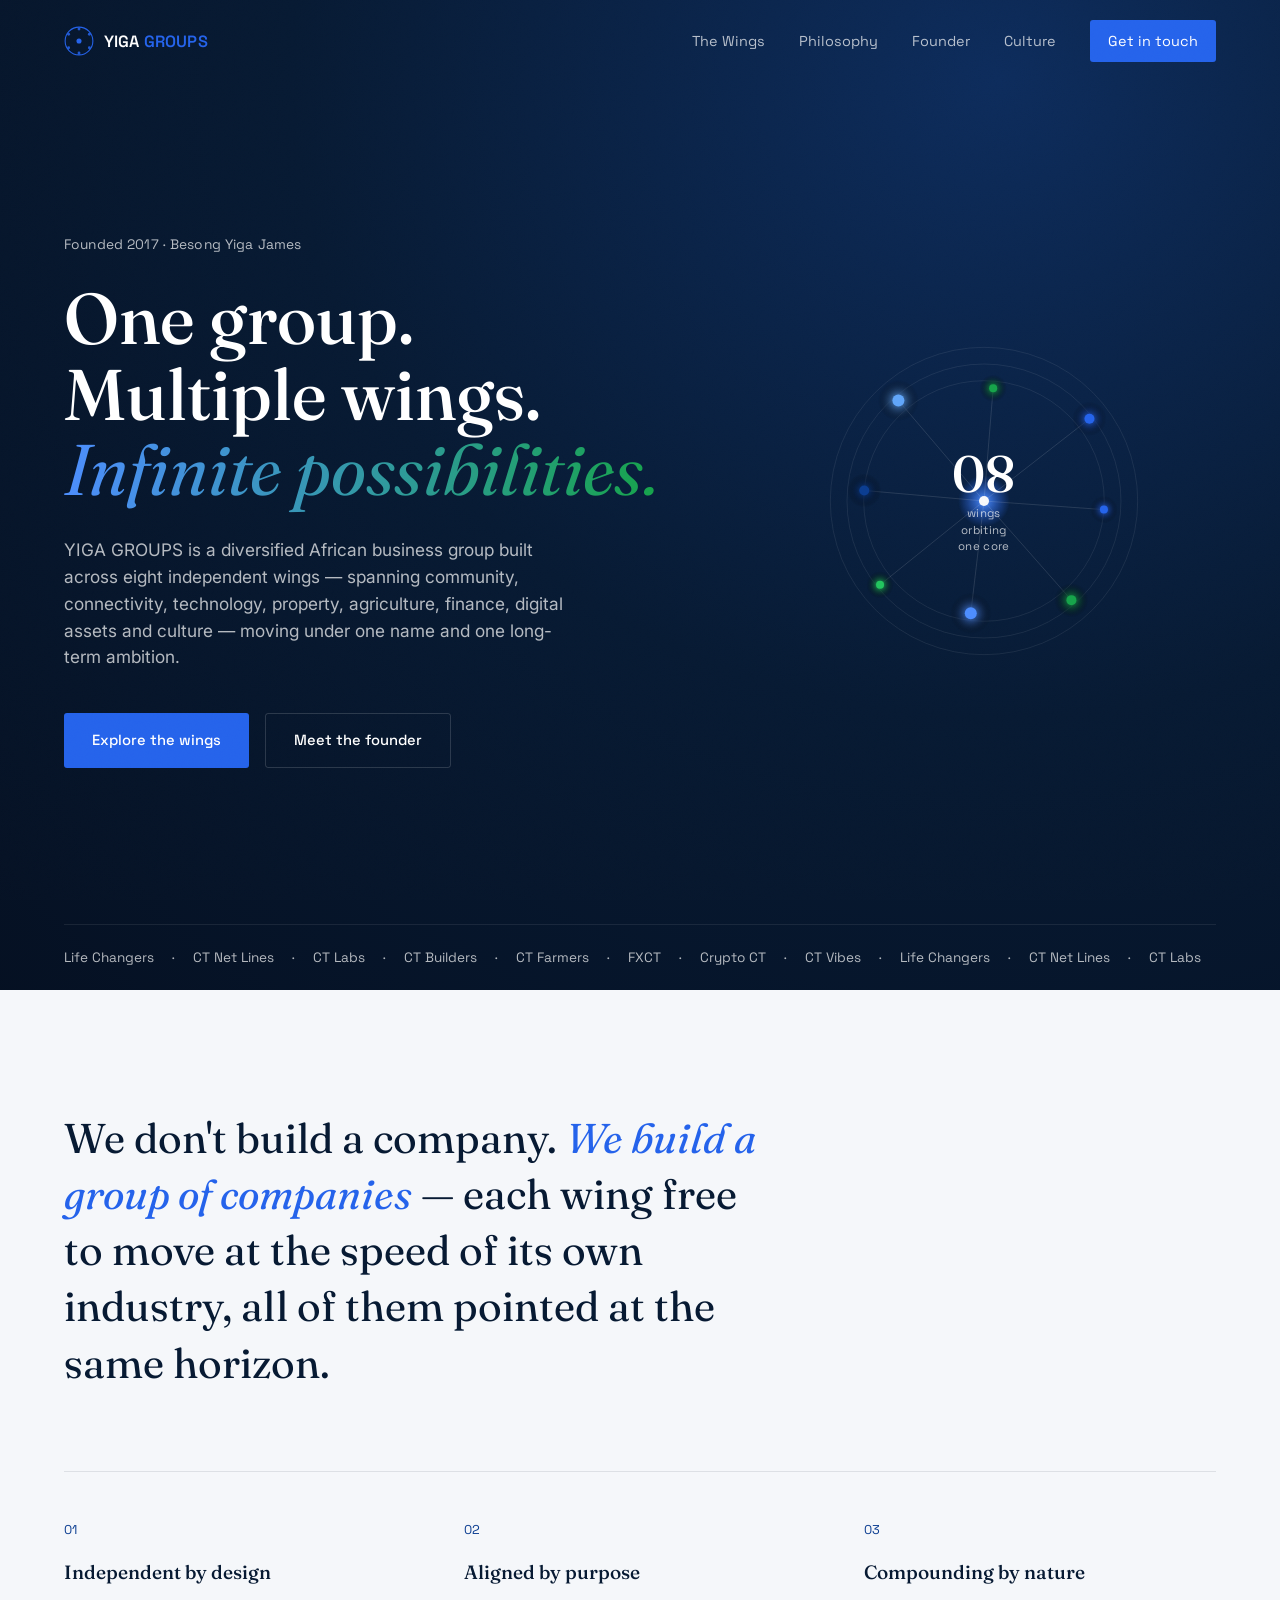
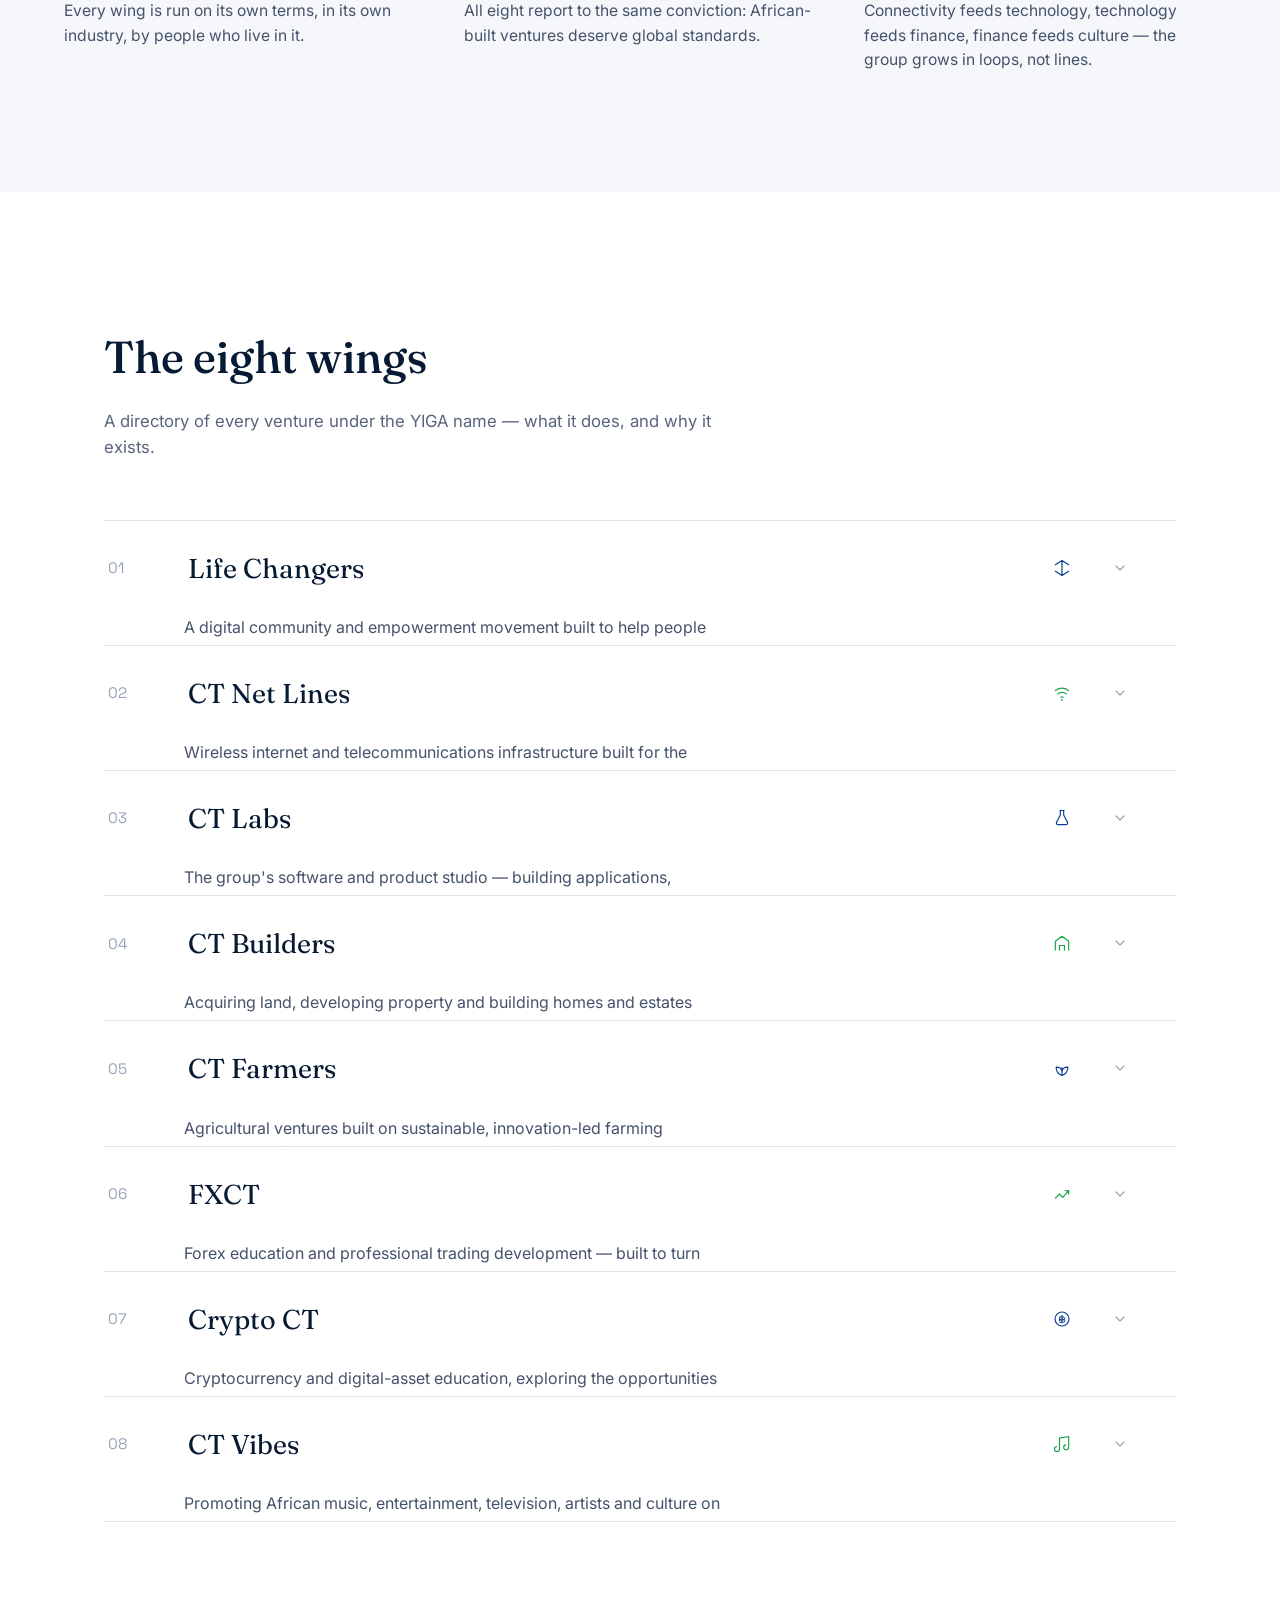
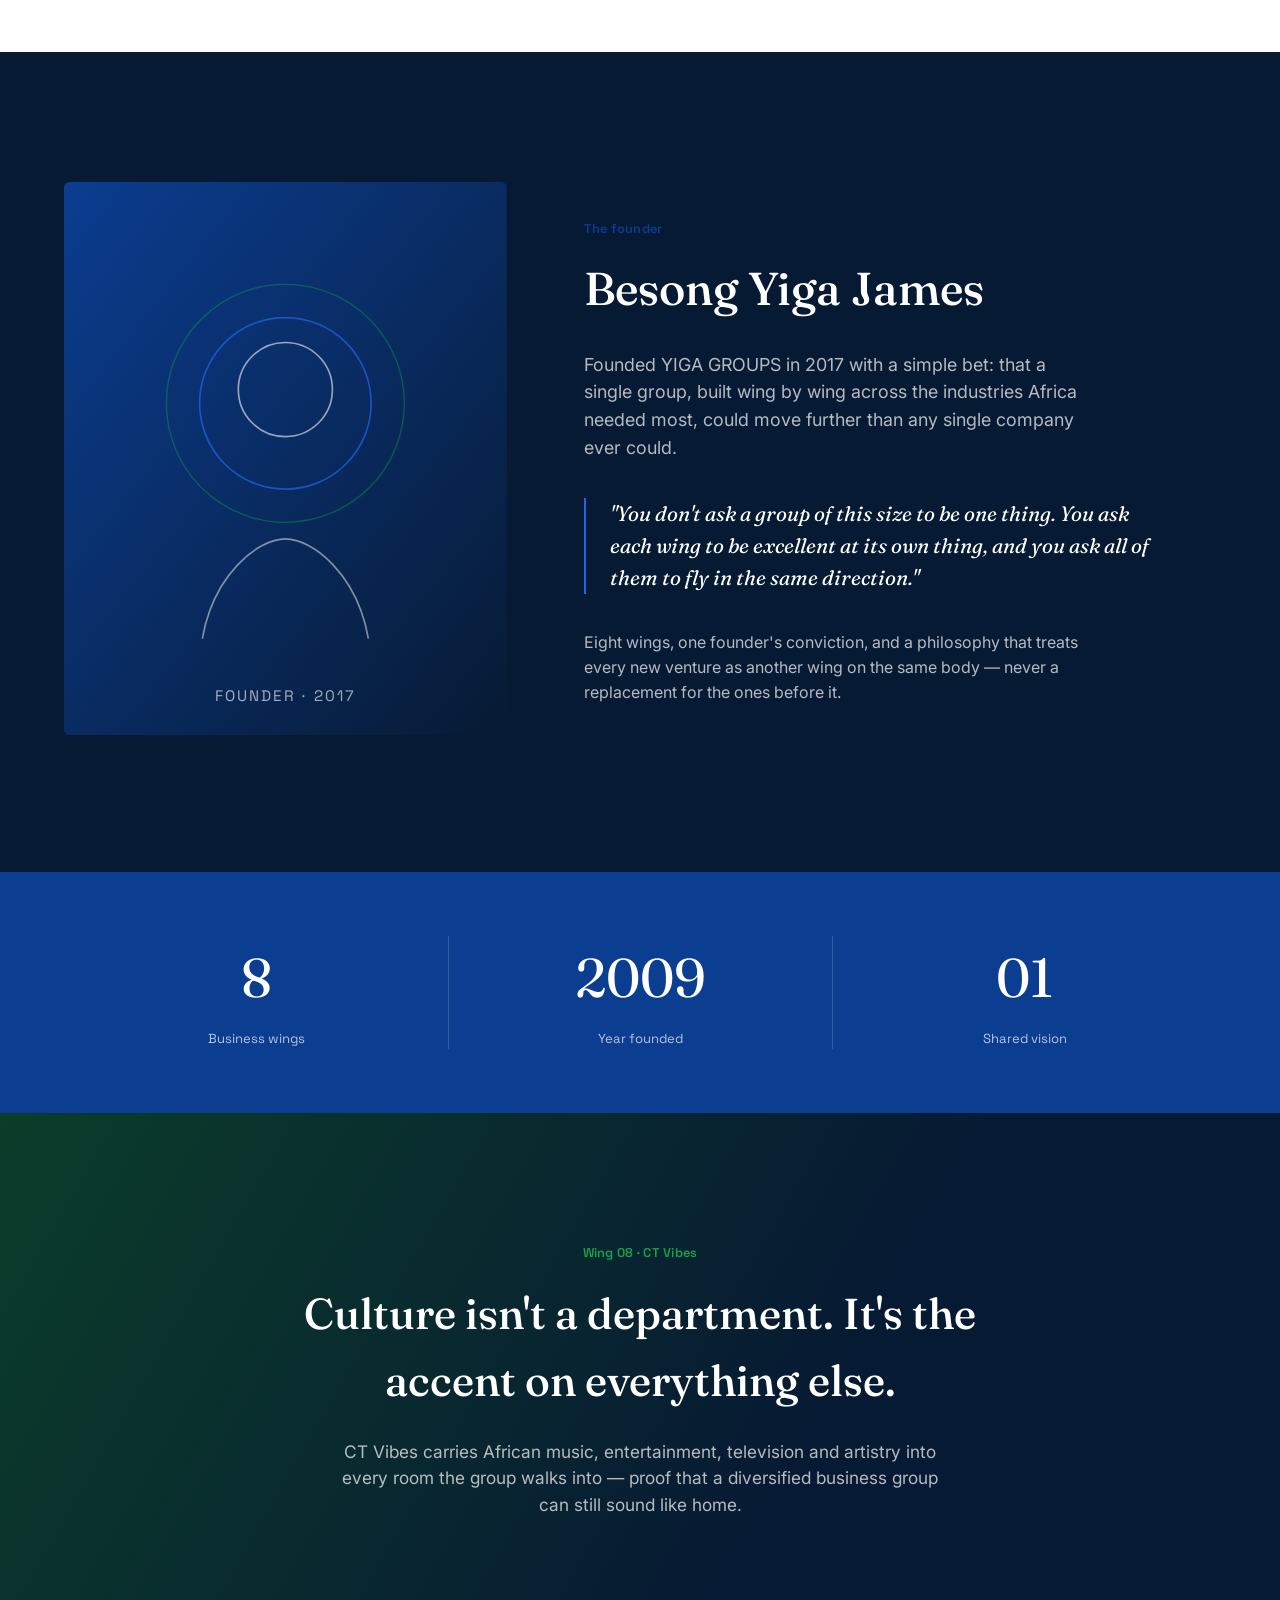
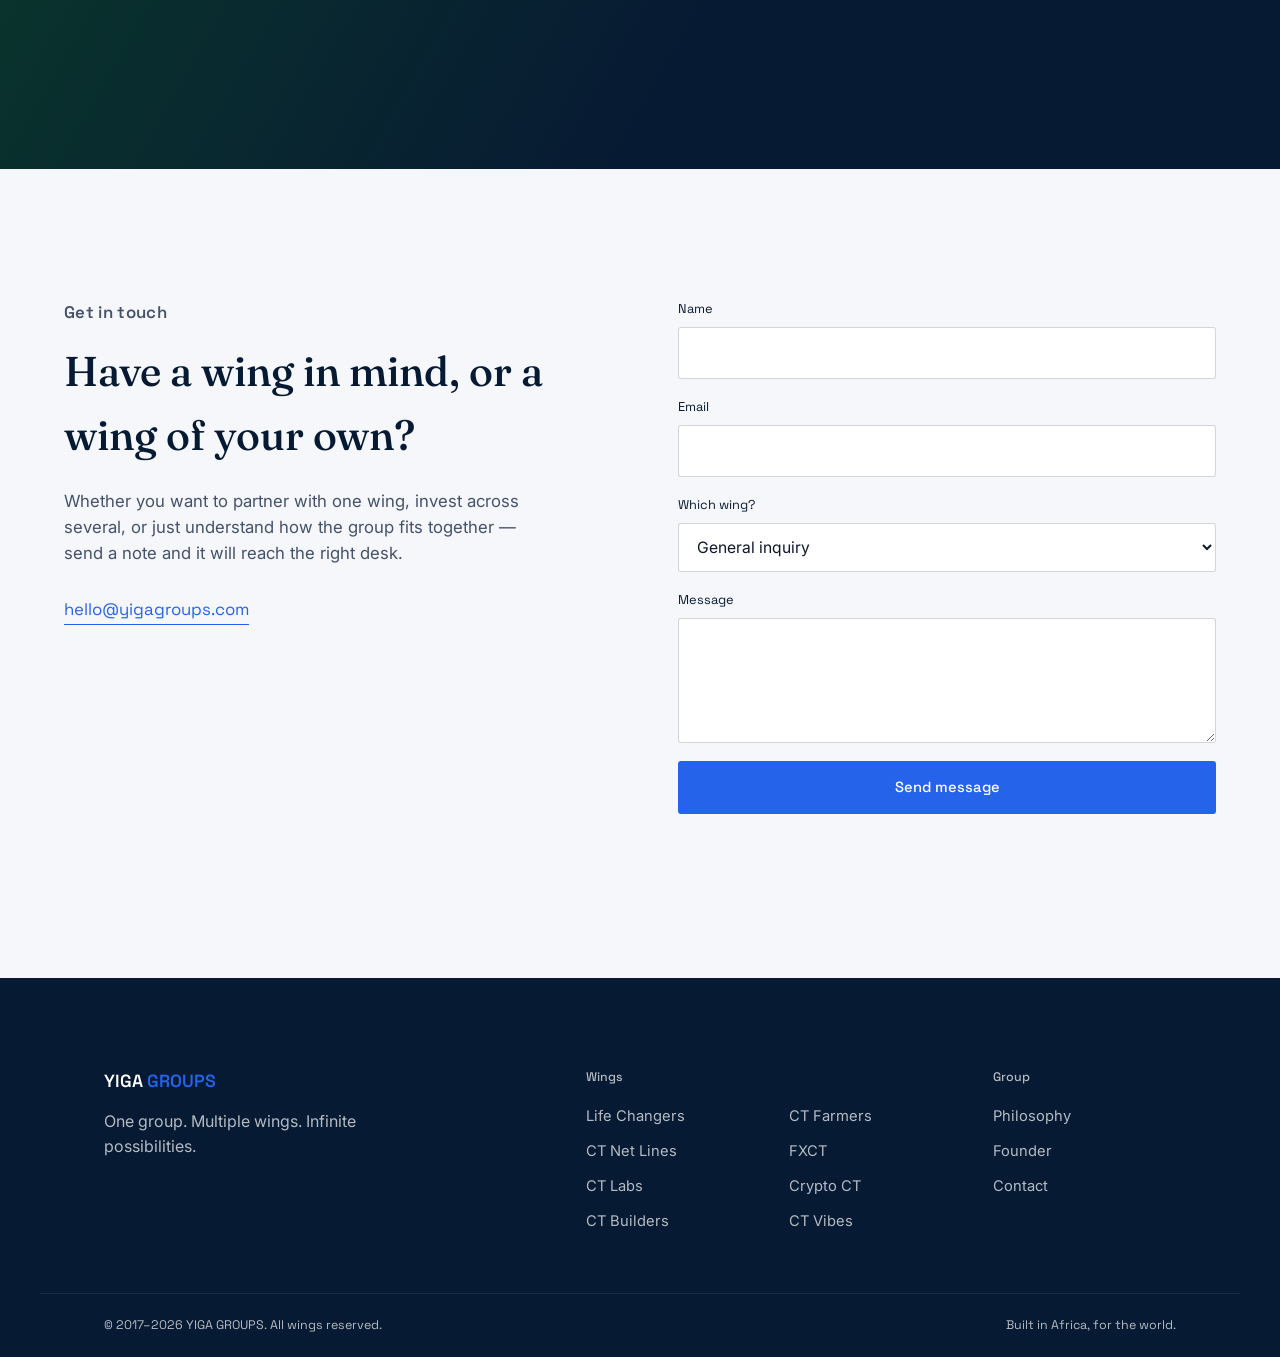
<file: Yiga-Group.html>
<!DOCTYPE html>
<html lang="en">
<head>
<meta charset="UTF-8">
<meta name="viewport" content="width=device-width, initial-scale=1.0">
<title>YIGA GROUPS — One Group. Multiple Wings. Infinite Possibilities.</title>
<meta name="description" content="YIGA GROUPS is a diversified African business group operating across eight wings — community, connectivity, technology, real estate, agriculture, finance, digital assets and culture.">
<link rel="icon" href="data:,">
<link rel="preconnect" href="https://fonts.googleapis.com">
<link rel="preconnect" href="https://fonts.gstatic.com" crossorigin>
<link href="https://fonts.googleapis.com/css2?family=Fraunces:ital,opsz,wght@0,9..144,300;0,9..144,400;0,9..144,500;0,9..144,600;0,9..144,700;1,9..144,400;1,9..144,500&family=Space+Grotesk:wght@400;500;600;700&family=Inter:wght@400;500;600&display=swap" rel="stylesheet">
<link rel="stylesheet" href="styles.css">
</head>
<body>

<div class="grain" aria-hidden="true"></div>

<header class="site-header" id="site-header">
  <div class="header-inner">
    <a href="#top" class="brand">
      <span class="brand-mark" aria-hidden="true">
        <svg viewBox="0 0 40 40" width="30" height="30">
          <circle cx="20" cy="20" r="18.5" fill="none" stroke="currentColor" stroke-width="1.4"/>
          <circle cx="20" cy="20" r="3.4" fill="currentColor"/>
          <g stroke="currentColor" stroke-width="1.1" opacity="0.85">
            <circle cx="20" cy="4" r="1.9" fill="currentColor" stroke="none"/>
            <circle cx="33.8" cy="11" r="1.9" fill="currentColor" stroke="none"/>
            <circle cx="33.8" cy="29" r="1.9" fill="currentColor" stroke="none"/>
            <circle cx="20" cy="36" r="1.9" fill="currentColor" stroke="none"/>
            <circle cx="6.2" cy="29" r="1.9" fill="currentColor" stroke="none"/>
            <circle cx="6.2" cy="11" r="1.9" fill="currentColor" stroke="none"/>
          </g>
        </svg>
      </span>
      <span class="brand-word">YIGA <em>GROUPS</em></span>
    </a>

    <nav class="main-nav" id="main-nav" aria-label="Primary">
      <a href="#wings" data-nav>The Wings</a>
      <a href="#philosophy" data-nav>Philosophy</a>
      <a href="#founder" data-nav>Founder</a>
      <a href="#culture" data-nav>Culture</a>
      <a href="#contact" data-nav class="nav-cta">Get in touch</a>
    </nav>

    <button class="nav-toggle" id="nav-toggle" aria-label="Open menu" aria-expanded="false" aria-controls="main-nav">
      <span></span><span></span><span></span>
    </button>
  </div>
</header>

<main id="top">

  <!-- HERO -->
  <section class="hero" id="hero">
    <div class="hero-inner">
      <div class="hero-copy">
        <p class="hero-kicker">Founded 2017 · Besong Yiga James</p>
        <h1 class="hero-title">
          One group.<br>
          Multiple wings.<br>
          <span class="hero-title-accent">Infinite possibilities.</span>
        </h1>
        <p class="hero-lead">
          YIGA GROUPS is a diversified African business group built across eight
          independent wings — spanning community, connectivity, technology, property,
          agriculture, finance, digital assets and culture — moving under one name
          and one long-term ambition.
        </p>
        <div class="hero-actions">
          <a href="#wings" class="btn btn-primary">Explore the wings</a>
          <a href="#founder" class="btn btn-ghost">Meet the founder</a>
        </div>
      </div>

      <div class="hero-visual" aria-hidden="true">
        <canvas id="orbit-canvas"></canvas>
        <div class="hero-visual-label">
          <span class="hvl-num">08</span>
          <span class="hvl-text">wings<br>orbiting<br>one core</span>
        </div>
      </div>
    </div>

    <div class="hero-marquee" aria-hidden="true">
      <div class="hero-marquee-track">
        <span>Life Changers</span><span>·</span><span>CT Net Lines</span><span>·</span>
        <span>CT Labs</span><span>·</span><span>CT Builders</span><span>·</span>
        <span>CT Farmers</span><span>·</span><span>FXCT</span><span>·</span>
        <span>Crypto CT</span><span>·</span><span>CT Vibes</span><span>·</span>
        <span>Life Changers</span><span>·</span><span>CT Net Lines</span><span>·</span>
        <span>CT Labs</span><span>·</span><span>CT Builders</span><span>·</span>
        <span>CT Farmers</span><span>·</span><span>FXCT</span><span>·</span>
        <span>Crypto CT</span><span>·</span><span>CT Vibes</span><span>·</span>
      </div>
    </div>
  </section>

  <!-- PHILOSOPHY -->
  <section class="philosophy" id="philosophy">
    <div class="philosophy-inner">
      <p class="philosophy-statement">
        We don't build a company. <span>We build a group of companies</span> —
        each wing free to move at the speed of its own industry, all of them
        pointed at the same horizon.
      </p>
      <div class="philosophy-grid">
        <div class="phil-item">
          <span class="phil-num">01</span>
          <h3>Independent by design</h3>
          <p>Every wing is run on its own terms, in its own industry, by people who live in it.</p>
        </div>
        <div class="phil-item">
          <span class="phil-num">02</span>
          <h3>Aligned by purpose</h3>
          <p>All eight report to the same conviction: African-built ventures deserve global standards.</p>
        </div>
        <div class="phil-item">
          <span class="phil-num">03</span>
          <h3>Compounding by nature</h3>
          <p>Connectivity feeds technology, technology feeds finance, finance feeds culture — the group grows in loops, not lines.</p>
        </div>
      </div>
    </div>
  </section>

  <!-- WINGS DIRECTORY -->
  <section class="wings" id="wings">
    <div class="wings-head">
      <h2>The eight wings</h2>
      <p>A directory of every venture under the YIGA name — what it does, and why it exists.</p>
    </div>

    <div class="wings-list" id="wings-list">
      <!-- wing rows injected/expandable via JS-enhanced markup below -->

      <article class="wing-row" data-accent="blue">
        <button class="wing-summary" aria-expanded="false">
          <span class="wing-num">01</span>
          <span class="wing-name">Life Changers</span>
          <span class="wing-tags">Community · Education · Empowerment</span>
          <span class="wing-icon" aria-hidden="true">
            <svg viewBox="0 0 24 24" width="20" height="20"><path d="M12 3v18M4 8l8-5 8 5M4 16l8 5 8-5" fill="none" stroke="currentColor" stroke-width="1.4" stroke-linecap="round" stroke-linejoin="round"/></svg>
          </span>
          <span class="wing-chevron" aria-hidden="true">
            <svg viewBox="0 0 24 24" width="16" height="16"><path d="M6 9l6 6 6-6" fill="none" stroke="currentColor" stroke-width="1.8" stroke-linecap="round" stroke-linejoin="round"/></svg>
          </span>
        </button>
        <div class="wing-detail">
          <p>A digital community and empowerment movement built to help people develop real skills, useful knowledge, and access to opportunity — the entry point into everything the group stands for. Life Changers exists to make sure that as YIGA GROUPS grows, the people around it grow with it.</p>
        </div>
      </article>

      <article class="wing-row" data-accent="green">
        <button class="wing-summary" aria-expanded="false">
          <span class="wing-num">02</span>
          <span class="wing-name">CT Net Lines</span>
          <span class="wing-tags">Internet · Connectivity · Telecommunications</span>
          <span class="wing-icon" aria-hidden="true">
            <svg viewBox="0 0 24 24" width="20" height="20"><path d="M4 9a14 14 0 0116 0M7 13a9 9 0 0110 0M10.5 17a4 4 0 013 0" fill="none" stroke="currentColor" stroke-width="1.4" stroke-linecap="round"/><circle cx="12" cy="20.2" r="1.1" fill="currentColor"/></svg>
          </span>
          <span class="wing-chevron" aria-hidden="true">
            <svg viewBox="0 0 24 24" width="16" height="16"><path d="M6 9l6 6 6-6" fill="none" stroke="currentColor" stroke-width="1.8" stroke-linecap="round" stroke-linejoin="round"/></svg>
          </span>
        </button>
        <div class="wing-detail">
          <p>Wireless internet and telecommunications infrastructure built for the realities of the markets it serves — affordable, reliable and fast. CT Net Lines is the connective layer underneath the rest of the group: nothing else runs without it.</p>
        </div>
      </article>

      <article class="wing-row" data-accent="blue">
        <button class="wing-summary" aria-expanded="false">
          <span class="wing-num">03</span>
          <span class="wing-name">CT Labs</span>
          <span class="wing-tags">Software · Technology · Innovation</span>
          <span class="wing-icon" aria-hidden="true">
            <svg viewBox="0 0 24 24" width="20" height="20"><path d="M9 3h6M10 3v5.5L5.5 17a2 2 0 001.8 3h9.4a2 2 0 001.8-3L14 8.5V3" fill="none" stroke="currentColor" stroke-width="1.4" stroke-linejoin="round"/></svg>
          </span>
          <span class="wing-chevron" aria-hidden="true">
            <svg viewBox="0 0 24 24" width="16" height="16"><path d="M6 9l6 6 6-6" fill="none" stroke="currentColor" stroke-width="1.8" stroke-linecap="round" stroke-linejoin="round"/></svg>
          </span>
        </button>
        <div class="wing-detail">
          <p>The group's software and product studio — building applications, digital platforms and technology solutions, for the other wings first and for outside clients where it makes sense. CT Labs is where every other wing's operations quietly get faster.</p>
        </div>
      </article>

      <article class="wing-row" data-accent="green">
        <button class="wing-summary" aria-expanded="false">
          <span class="wing-num">04</span>
          <span class="wing-name">CT Builders</span>
          <span class="wing-tags">Real Estate · Construction · Development</span>
          <span class="wing-icon" aria-hidden="true">
            <svg viewBox="0 0 24 24" width="20" height="20"><path d="M4 21V10l8-6 8 6v11M9 21v-6h6v6" fill="none" stroke="currentColor" stroke-width="1.4" stroke-linejoin="round"/></svg>
          </span>
          <span class="wing-chevron" aria-hidden="true">
            <svg viewBox="0 0 24 24" width="16" height="16"><path d="M6 9l6 6 6-6" fill="none" stroke="currentColor" stroke-width="1.8" stroke-linecap="round" stroke-linejoin="round"/></svg>
          </span>
        </button>
        <div class="wing-detail">
          <p>Acquiring land, developing property and building homes and estates across Africa. CT Builders takes the long view — real assets, built to standard, held for generations rather than flipped for a quarter.</p>
        </div>
      </article>

      <article class="wing-row" data-accent="blue">
        <button class="wing-summary" aria-expanded="false">
          <span class="wing-num">05</span>
          <span class="wing-name">CT Farmers</span>
          <span class="wing-tags">Agriculture · Food Production · Sustainability</span>
          <span class="wing-icon" aria-hidden="true">
            <svg viewBox="0 0 24 24" width="20" height="20"><path d="M12 21c-5-2-7-6-7-10 4 0 7 2 7 6M12 21c5-2 7-6 7-10-4 0-7 2-7 6M12 11V21" fill="none" stroke="currentColor" stroke-width="1.4" stroke-linejoin="round"/></svg>
          </span>
          <span class="wing-chevron" aria-hidden="true">
            <svg viewBox="0 0 24 24" width="16" height="16"><path d="M6 9l6 6 6-6" fill="none" stroke="currentColor" stroke-width="1.8" stroke-linecap="round" stroke-linejoin="round"/></svg>
          </span>
        </button>
        <div class="wing-detail">
          <p>Agricultural ventures built on sustainable, innovation-led farming practices — from land to yield. CT Farmers treats food production as infrastructure: a wing that has to work regardless of how the others are doing.</p>
        </div>
      </article>

      <article class="wing-row" data-accent="green">
        <button class="wing-summary" aria-expanded="false">
          <span class="wing-num">06</span>
          <span class="wing-name">FXCT</span>
          <span class="wing-tags">Forex · Financial Education · Trading</span>
          <span class="wing-icon" aria-hidden="true">
            <svg viewBox="0 0 24 24" width="20" height="20"><path d="M4 17l5-5 4 4 7-8M20 8h-4M20 8v4" fill="none" stroke="currentColor" stroke-width="1.4" stroke-linecap="round" stroke-linejoin="round"/></svg>
          </span>
          <span class="wing-chevron" aria-hidden="true">
            <svg viewBox="0 0 24 24" width="16" height="16"><path d="M6 9l6 6 6-6" fill="none" stroke="currentColor" stroke-width="1.8" stroke-linecap="round" stroke-linejoin="round"/></svg>
          </span>
        </button>
        <div class="wing-detail">
          <p>Forex education and professional trading development — built to turn curiosity about markets into discipline, and discipline into a genuine skill. FXCT trains the traders before it ever talks about the trades.</p>
        </div>
      </article>

      <article class="wing-row" data-accent="blue">
        <button class="wing-summary" aria-expanded="false">
          <span class="wing-num">07</span>
          <span class="wing-name">Crypto CT</span>
          <span class="wing-tags">Web3 · Cryptocurrency · Digital Assets</span>
          <span class="wing-icon" aria-hidden="true">
            <svg viewBox="0 0 24 24" width="20" height="20"><circle cx="12" cy="12" r="8.4" fill="none" stroke="currentColor" stroke-width="1.4"/><path d="M12 7v10M9.2 9.4h4a1.9 1.9 0 010 3.8h-4M9.2 9.4v5.6M9.2 12.2h4.4a1.9 1.9 0 010 3.8H9.2" fill="none" stroke="currentColor" stroke-width="1.2" stroke-linejoin="round"/></svg>
          </span>
          <span class="wing-chevron" aria-hidden="true">
            <svg viewBox="0 0 24 24" width="16" height="16"><path d="M6 9l6 6 6-6" fill="none" stroke="currentColor" stroke-width="1.8" stroke-linecap="round" stroke-linejoin="round"/></svg>
          </span>
        </button>
        <div class="wing-detail">
          <p>Cryptocurrency and digital-asset education, exploring the opportunities of the Web3 ecosystem responsibly. Crypto CT is one wing among eight — a way the group learns and teaches the next financial layer, not the identity of the group itself.</p>
        </div>
      </article>

      <article class="wing-row" data-accent="green">
        <button class="wing-summary" aria-expanded="false">
          <span class="wing-num">08</span>
          <span class="wing-name">CT Vibes</span>
          <span class="wing-tags">Entertainment · Music · Media · Culture</span>
          <span class="wing-icon" aria-hidden="true">
            <svg viewBox="0 0 24 24" width="20" height="20"><path d="M9 18V5l11-2v13M9 18a3 3 0 11-3-3M20 16a3 3 0 11-3-3" fill="none" stroke="currentColor" stroke-width="1.4" stroke-linejoin="round"/></svg>
          </span>
          <span class="wing-chevron" aria-hidden="true">
            <svg viewBox="0 0 24 24" width="16" height="16"><path d="M6 9l6 6 6-6" fill="none" stroke="currentColor" stroke-width="1.8" stroke-linecap="round" stroke-linejoin="round"/></svg>
          </span>
        </button>
        <div class="wing-detail">
          <p>Promoting African music, entertainment, television, artists and culture on their own terms. CT Vibes is the wing that makes sure a business group this wide never forgets to sound, look and feel like where it came from.</p>
        </div>
      </article>

    </div>
  </section>

  <!-- FOUNDER -->
  <section class="founder" id="founder">
    <div class="founder-inner">
      <div class="founder-portrait" aria-hidden="true">
        <svg viewBox="0 0 320 400" class="portrait-svg">
          <defs>
            <linearGradient id="pg" x1="0" y1="0" x2="1" y2="1">
              <stop offset="0%" stop-color="#0B3D91"/>
              <stop offset="100%" stop-color="#071A33"/>
            </linearGradient>
          </defs>
          <rect width="320" height="400" rx="4" fill="url(#pg)"/>
          <circle cx="160" cy="160" r="62" fill="none" stroke="#2563EB" stroke-width="1.2" opacity="0.7"/>
          <circle cx="160" cy="160" r="86" fill="none" stroke="#16A34A" stroke-width="1" opacity="0.4"/>
          <path d="M100 330c8-46 40-72 60-72s52 26 60 72" fill="none" stroke="#F5F7FA" stroke-width="1.2" opacity="0.5"/>
          <circle cx="160" cy="150" r="34" fill="none" stroke="#F5F7FA" stroke-width="1.2" opacity="0.6"/>
          <text x="160" y="375" text-anchor="middle" fill="#F5F7FA" font-family="Space Grotesk, sans-serif" font-size="11" letter-spacing="1.5" opacity="0.65">FOUNDER · 2017</text>
        </svg>
      </div>
      <div class="founder-copy">
        <p class="section-kicker">The founder</p>
        <h2>Besong Yiga James</h2>
        <p class="founder-lede">
          Founded YIGA GROUPS in 2017 with a simple bet: that a single group,
          built wing by wing across the industries Africa needed most, could
          move further than any single company ever could.
        </p>
        <blockquote>
          "You don't ask a group of this size to be one thing. You ask each
          wing to be excellent at its own thing, and you ask all of them to
          fly in the same direction."
        </blockquote>
        <p>
          Eight wings, one founder's conviction, and a philosophy that treats
          every new venture as another wing on the same body — never a
          replacement for the ones before it.
        </p>
      </div>
    </div>
  </section>

  <!-- STATS -->
  <section class="stats">
    <div class="stats-inner">
      <div class="stat">
        <span class="stat-num" data-count="8">0</span>
        <span class="stat-label">Business wings</span>
      </div>
      <div class="stat">
        <span class="stat-num" data-count="2017" data-plain="true">0</span>
        <span class="stat-label">Year founded</span>
      </div>
      <div class="stat">
        <span class="stat-num">01</span>
        <span class="stat-label">Shared vision</span>
      </div>
    </div>
  </section>

  <!-- CULTURE / CT VIBES -->
  <section class="culture" id="culture">
    <div class="culture-inner">
      <p class="section-kicker light">Wing 08 · CT Vibes</p>
      <h2>Culture isn't a department. It's the accent on everything else.</h2>
      <p class="culture-lead">
        CT Vibes carries African music, entertainment, television and artistry
        into every room the group walks into — proof that a diversified
        business group can still sound like home.
      </p>
      <div class="culture-bars" aria-hidden="true">
        <span></span><span></span><span></span><span></span><span></span><span></span><span></span><span></span><span></span><span></span><span></span><span></span>
      </div>
    </div>
  </section>

  <!-- CONTACT -->
  <section class="contact" id="contact">
    <div class="contact-inner">
      <div class="contact-copy">
        <p class="section-kicker">Get in touch</p>
        <h2>Have a wing in mind, or a wing of your own?</h2>
        <p>
          Whether you want to partner with one wing, invest across several, or
          just understand how the group fits together — send a note and it
          will reach the right desk.
        </p>
        <a class="contact-mail" href="mailto:hello@yigagroups.com">hello@yigagroups.com</a>
      </div>
      <form class="contact-form" id="contact-form" novalidate>
        <div class="field">
          <label for="name">Name</label>
          <input type="text" id="name" name="name" required>
        </div>
        <div class="field">
          <label for="email">Email</label>
          <input type="email" id="email" name="email" required>
        </div>
        <div class="field">
          <label for="wing">Which wing?</label>
          <select id="wing" name="wing">
            <option value="">General inquiry</option>
            <option>Life Changers</option>
            <option>CT Net Lines</option>
            <option>CT Labs</option>
            <option>CT Builders</option>
            <option>CT Farmers</option>
            <option>FXCT</option>
            <option>Crypto CT</option>
            <option>CT Vibes</option>
          </select>
        </div>
        <div class="field">
          <label for="message">Message</label>
          <textarea id="message" name="message" rows="4" required></textarea>
        </div>
        <button type="submit" class="btn btn-primary btn-block">Send message</button>
        <p class="form-status" id="form-status" role="status" aria-live="polite"></p>
      </form>
    </div>
  </section>

</main>

<footer class="site-footer">
  <div class="footer-inner">
    <div class="footer-brand">
      <span class="brand-word">YIGA <em>GROUPS</em></span>
      <p>One group. Multiple wings. Infinite possibilities.</p>
    </div>
    <div class="footer-cols">
      <div class="footer-col">
        <h4>Wings</h4>
        <a href="#wings">Life Changers</a>
        <a href="#wings">CT Net Lines</a>
        <a href="#wings">CT Labs</a>
        <a href="#wings">CT Builders</a>
      </div>
      <div class="footer-col">
        <h4>&nbsp;</h4>
        <a href="#wings">CT Farmers</a>
        <a href="#wings">FXCT</a>
        <a href="#wings">Crypto CT</a>
        <a href="#wings">CT Vibes</a>
      </div>
      <div class="footer-col">
        <h4>Group</h4>
        <a href="#philosophy">Philosophy</a>
        <a href="#founder">Founder</a>
        <a href="#contact">Contact</a>
      </div>
    </div>
  </div>
  <div class="footer-bottom">
    <span>© 2017–<span id="year"></span> YIGA GROUPS. All wings reserved.</span>
    <span>Built in Africa, for the world.</span>
  </div>
</footer>

<script src="script.js"></script>
</body>
</html>
</file>
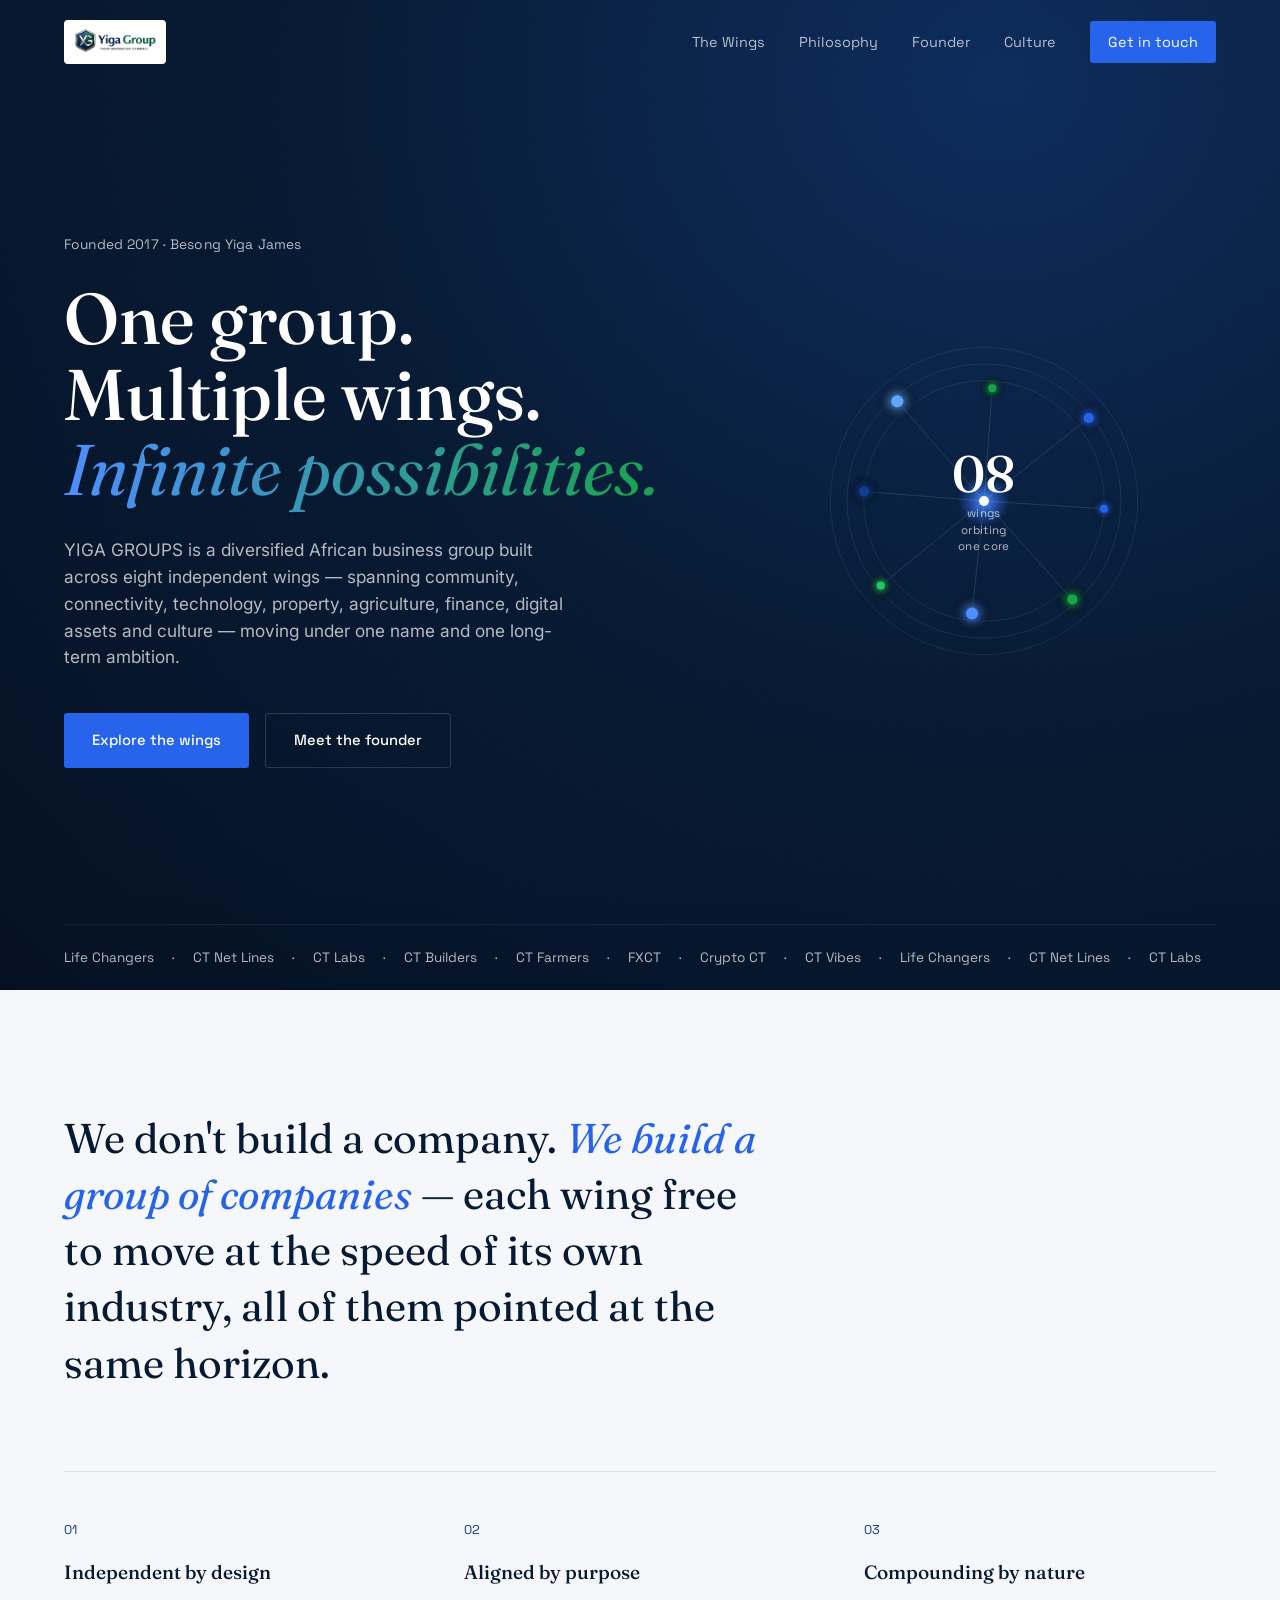
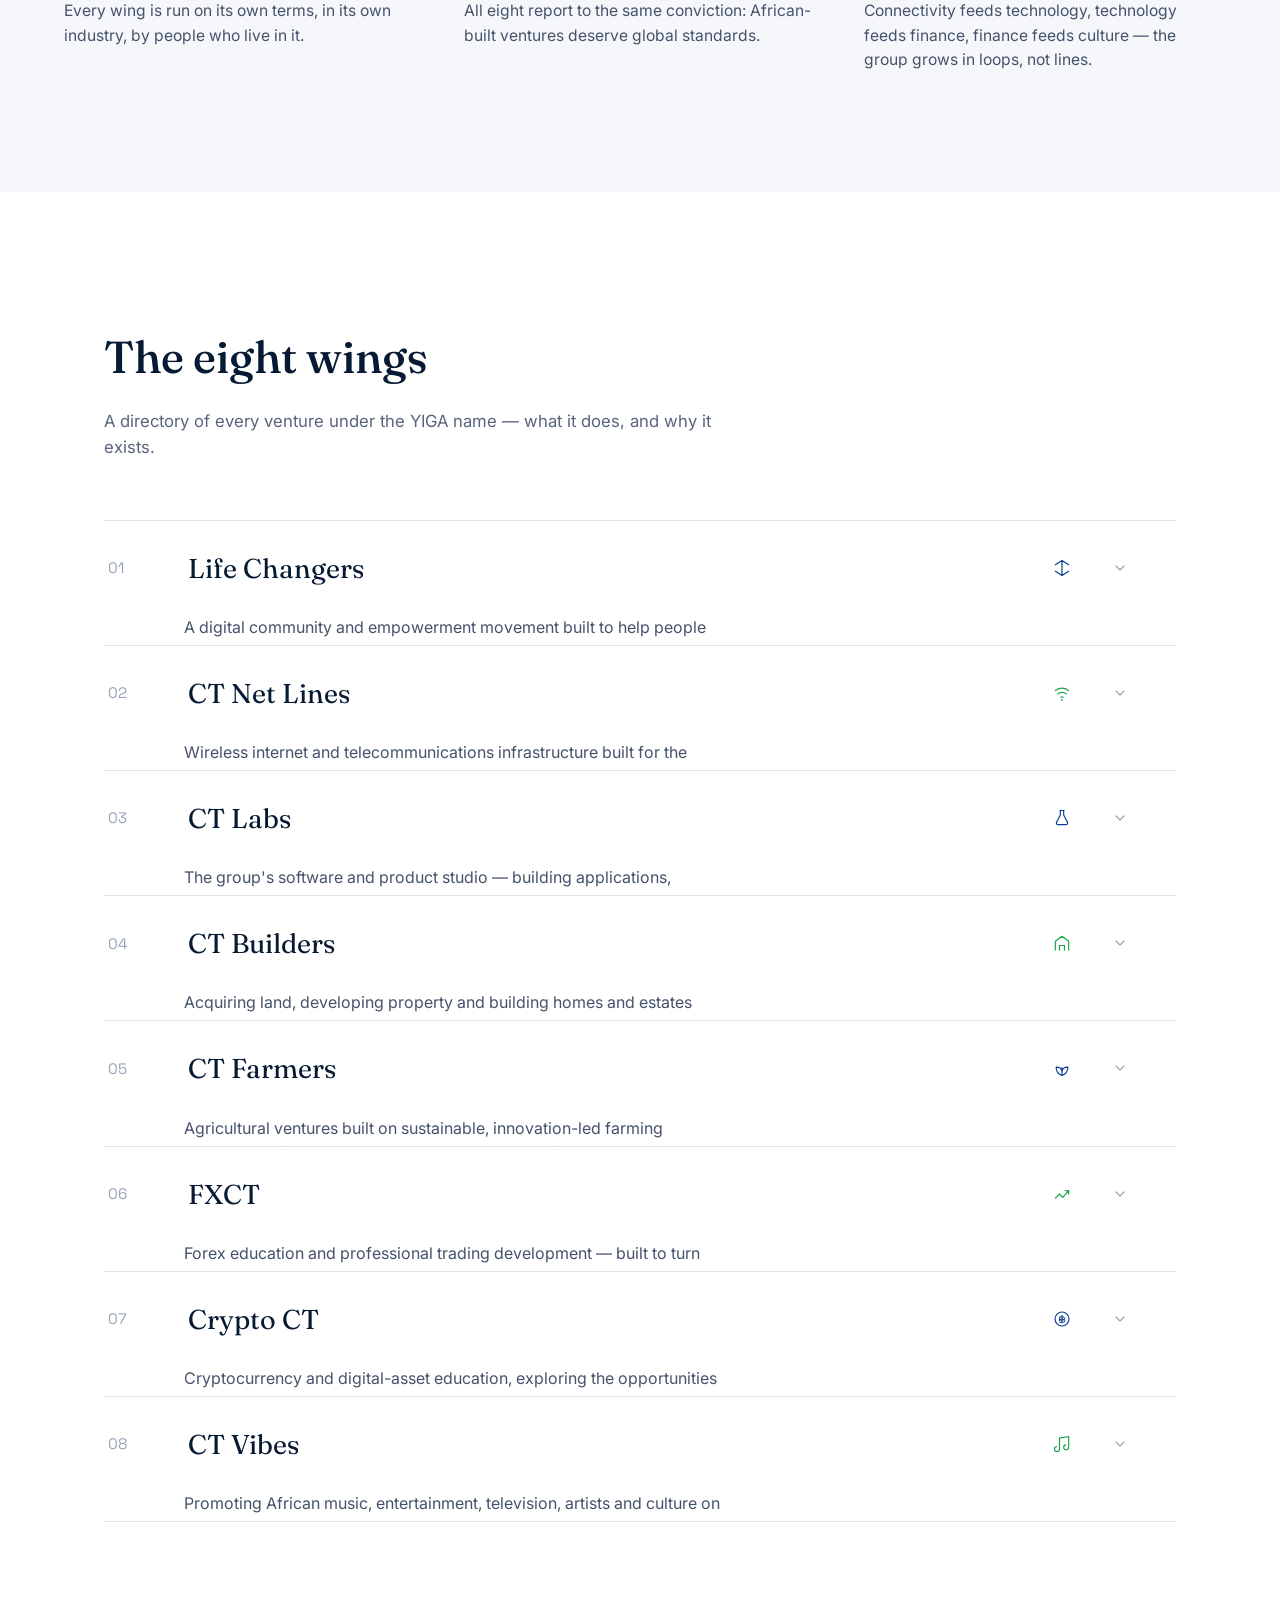
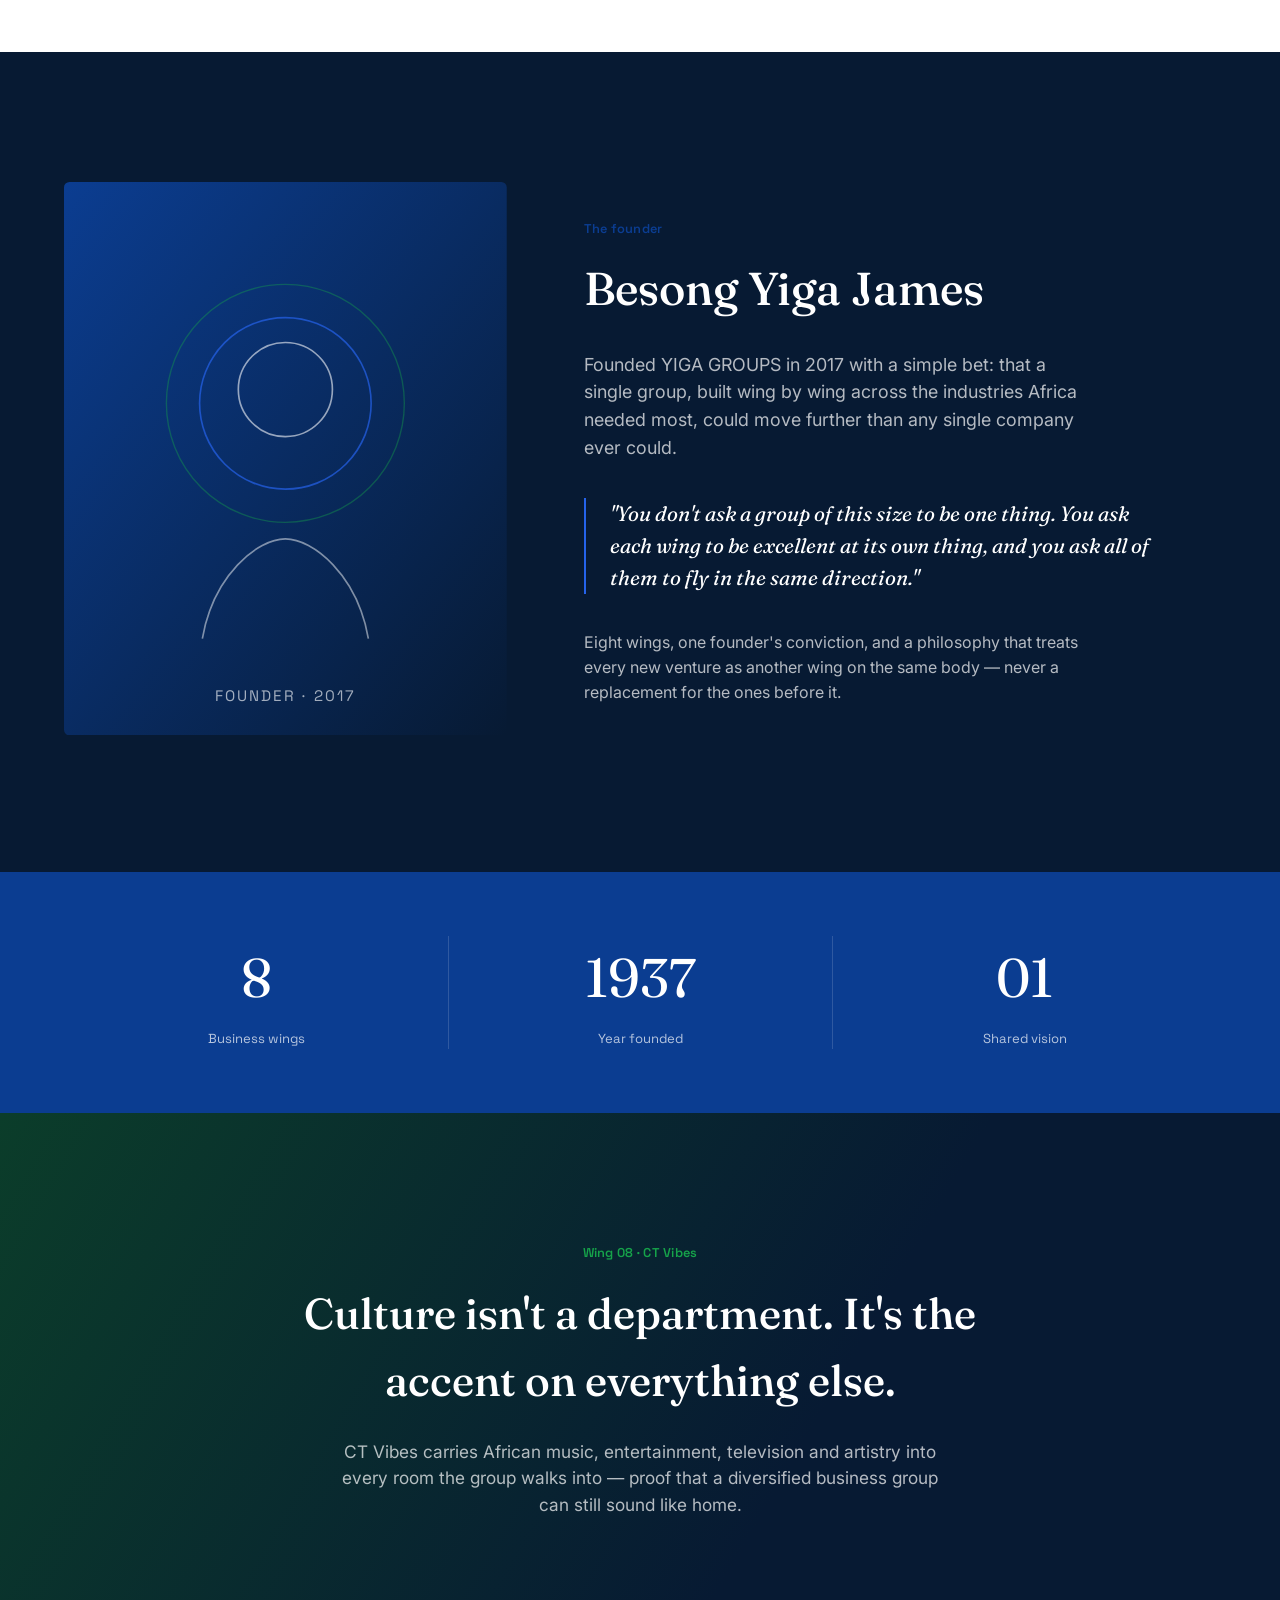
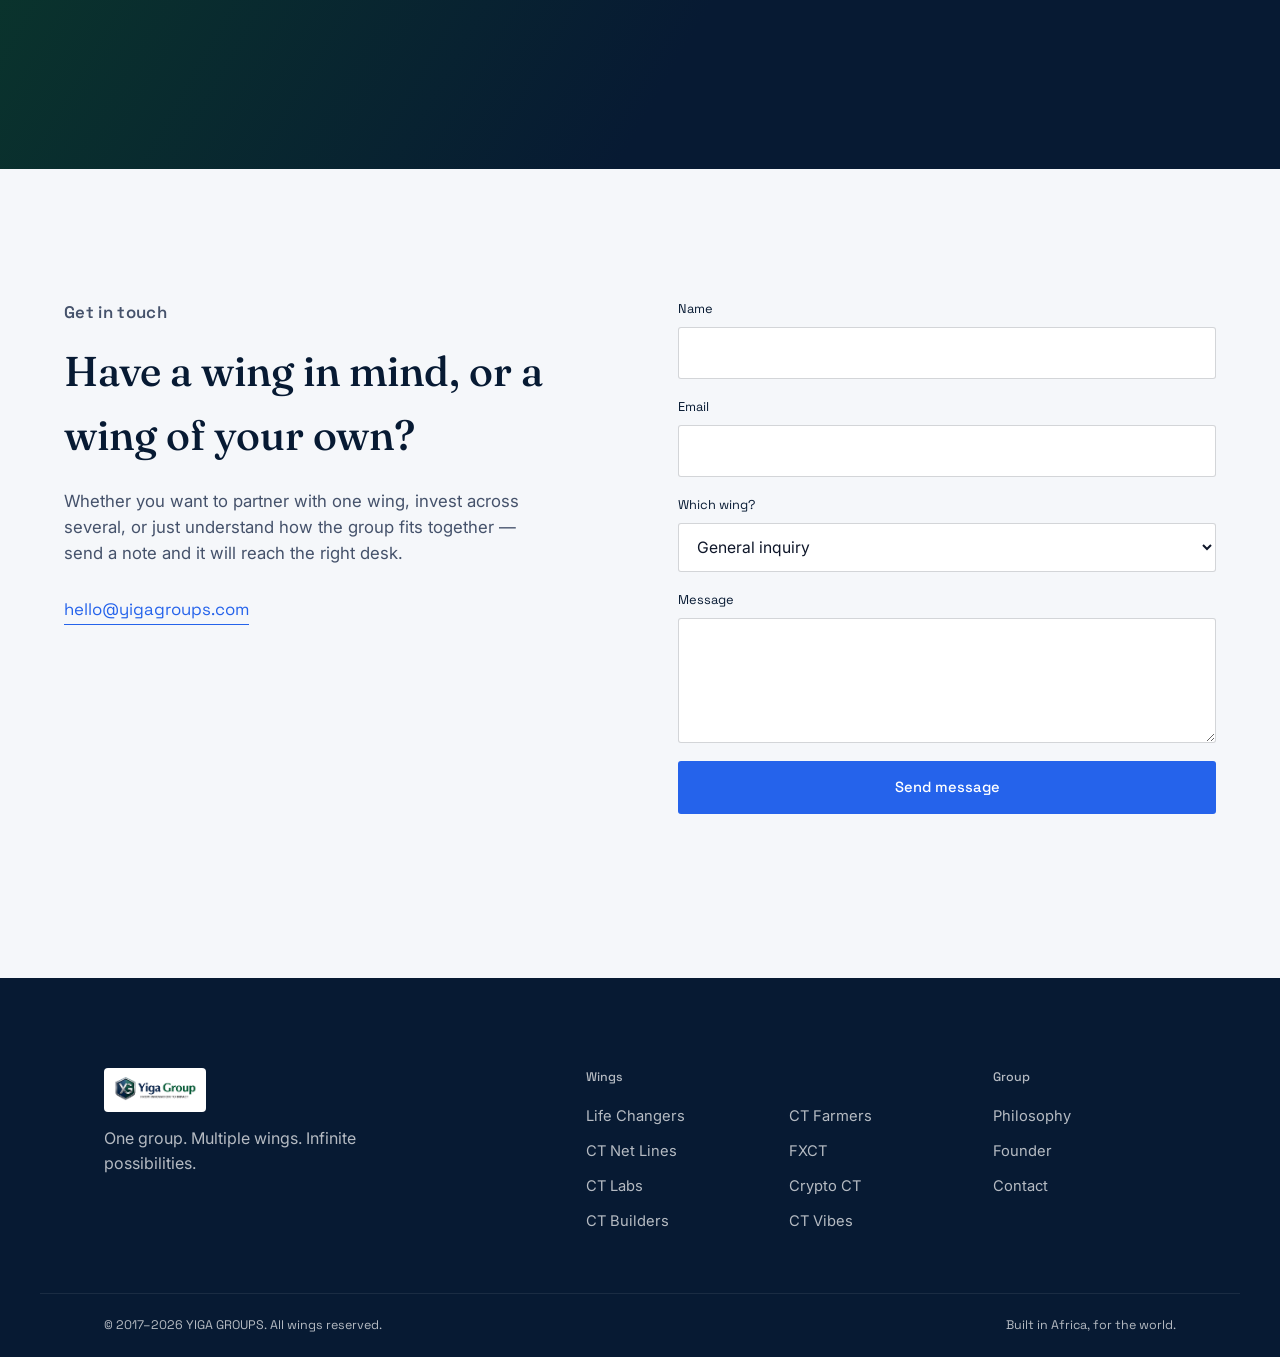
<file: Yiga Groups/Yiga-Group.html>
<!DOCTYPE html>
<html lang="en">
<head>
  <meta charset="UTF-8">
  <meta name="viewport" content="width=device-width, initial-scale=1.0">

  <!-- ===================== PRIMARY SEO ===================== -->
  <title>Yiga Groups — One Group. Multiple Wings. Infinite Possibilities.</title>
  <meta name="description" content="Yiga Groups is a diversified African business group with eight independent wings spanning community, connectivity, technology, real estate, agriculture, forex trading, digital assets, and culture. Founded 2017 by Besong Yiga James.">
  <meta name="keywords" content="Yiga Groups, African business group, Life Changers, CT Net Lines, CT Labs, CT Builders, CT Farmers, FXCT, Crypto CT, CT Vibes, Besong Yiga James, African entrepreneurship, pan-African conglomerate">
  <meta name="author" content="Besong Yiga James — Yiga Groups">
  <meta name="robots" content="index, follow, max-snippet:-1, max-image-preview:large, max-video-preview:-1">
  <link rel="canonical" href="https://yigagroups.com/Yiga-Group.html">
  <link rel="sitemap" type="application/xml" href="/sitemap.xml">

  <!-- ===================== GEO / REGION ===================== -->
  <meta name="geo.region" content="AF">
  <meta name="geo.placename" content="Africa">

  <!-- ===================== OPEN GRAPH (Facebook / LinkedIn) ===================== -->
  <meta property="og:type" content="website">
  <meta property="og:site_name" content="Yiga Groups">
  <meta property="og:title" content="Yiga Groups — One Group. Multiple Wings. Infinite Possibilities.">
  <meta property="og:description" content="Yiga Groups is a diversified African business group with eight independent wings spanning community, connectivity, technology, real estate, agriculture, forex trading, digital assets, and culture. Founded 2017 by Besong Yiga James.">
  <meta property="og:url" content="https://yigagroups.com/">
  <meta property="og:image" content="https://yigagroups.com/YG2.png">
  <meta property="og:image:alt" content="Yiga Groups — From Innovation to Impact">
  <meta property="og:image:width" content="1200">
  <meta property="og:image:height" content="630">
  <meta property="og:locale" content="en_US">

  <!-- ===================== TWITTER CARD ===================== -->
  <meta name="twitter:card" content="summary_large_image">
  <meta name="twitter:site" content="@YigaGroups">
  <meta name="twitter:creator" content="@YigaGroups">
  <meta name="twitter:title" content="Yiga Groups — One Group. Multiple Wings. Infinite Possibilities.">
  <meta name="twitter:description" content="A diversified African business group with eight independent wings: community, connectivity, technology, real estate, agriculture, forex, digital assets and culture.">
  <meta name="twitter:image" content="https://yigagroups.com/YG2.png">
  <meta name="twitter:image:alt" content="Yiga Groups — From Innovation to Impact">

  <!-- ===================== FAVICON ===================== -->
  <link rel="icon" href="./YG2.png" type="image/png">
  <link rel="apple-touch-icon" href="./YG2.png">

  <!-- ===================== STRUCTURED DATA — Organisation ===================== -->
  <script type="application/ld+json">
  {
    "@context": "https://schema.org",
    "@type": "Organization",
    "name": "Yiga Groups",
    "alternateName": "YIGA GROUPS",
    "url": "https://yigagroups.com",
    "logo": "https://yigagroups.com/YG2.png",
    "description": "Yiga Groups is a diversified African business group with eight independent wings spanning community, connectivity, technology, real estate, agriculture, forex trading, digital assets, and culture.",
    "foundingDate": "2017",
    "founder": {
      "@type": "Person",
      "name": "Besong Yiga James"
    },
    "slogan": "From Innovation to Impact",
    "contactPoint": {
      "@type": "ContactPoint",
      "contactType": "General Inquiry",
      "email": "hello@yigagroups.com"
    },
    "sameAs": [],
    "subOrganization": [
      { "@type": "Organization", "name": "Life Changers", "description": "Community empowerment and digital education wing of Yiga Groups." },
      { "@type": "Organization", "name": "CT Net Lines", "description": "Wireless internet and telecommunications infrastructure wing of Yiga Groups." },
      { "@type": "Organization", "name": "CT Labs", "description": "Software and technology product studio wing of Yiga Groups." },
      { "@type": "Organization", "name": "CT Builders", "description": "Real estate, construction and property development wing of Yiga Groups." },
      { "@type": "Organization", "name": "CT Farmers", "description": "Sustainable agriculture and food production wing of Yiga Groups." },
      { "@type": "Organization", "name": "FXCT", "description": "Forex trading education and professional development wing of Yiga Groups." },
      { "@type": "Organization", "name": "Crypto CT", "description": "Cryptocurrency and Web3 digital asset education wing of Yiga Groups." },
      { "@type": "Organization", "name": "CT Vibes", "description": "African music, entertainment, television and culture wing of Yiga Groups." }
    ]
  }
  </script>

  <!-- ===================== FONTS ===================== -->
  <link rel="preconnect" href="https://fonts.googleapis.com">
  <link rel="preconnect" href="https://fonts.gstatic.com" crossorigin>
  <link href="https://fonts.googleapis.com/css2?family=Fraunces:ital,opsz,wght@0,9..144,300;0,9..144,400;0,9..144,500;0,9..144,600;0,9..144,700;1,9..144,400;1,9..144,500&family=Space+Grotesk:wght@400;500;600;700&family=Inter:wght@400;500;600&display=swap" rel="stylesheet">
  <link rel="stylesheet" href="styles.css">
</head>
<body>

<div class="grain" aria-hidden="true"></div>

<header class="site-header" id="site-header">
  <div class="header-inner">
    <a href="#top" class="brand">
      <img src="./YG2.png" alt="Yiga Group Logo" style="height: 44px; object-fit: contain; background-color: white; padding: 4px 8px; border-radius: 4px;">
    </a>

    <nav class="main-nav" id="main-nav" aria-label="Primary">
      <a href="#wings" data-nav>The Wings</a>
      <a href="#philosophy" data-nav>Philosophy</a>
      <a href="#founder" data-nav>Founder</a>
      <a href="#culture" data-nav>Culture</a>
      <a href="#contact" data-nav class="nav-cta">Get in touch</a>
    </nav>

    <button class="nav-toggle" id="nav-toggle" aria-label="Open menu" aria-expanded="false" aria-controls="main-nav">
      <span></span><span></span><span></span>
    </button>
  </div>
</header>

<a class="skip-link" href="#wings">Skip to main content</a>

<main id="top">

  <!-- HERO -->
  <section class="hero" id="hero" aria-label="Yiga Groups introduction">
    <div class="hero-inner">
      <div class="hero-copy">
        <p class="hero-kicker">Founded 2017 · Besong Yiga James</p>
        <h1 class="hero-title">
          One group.<br>
          Multiple wings.<br>
          <span class="hero-title-accent">Infinite possibilities.</span>
        </h1>
        <p class="hero-lead">
          YIGA GROUPS is a diversified African business group built across eight
          independent wings — spanning community, connectivity, technology, property,
          agriculture, finance, digital assets and culture — moving under one name
          and one long-term ambition.
        </p>
        <div class="hero-actions">
          <a href="#wings" class="btn btn-primary">Explore the wings</a>
          <a href="#founder" class="btn btn-ghost">Meet the founder</a>
        </div>
      </div>

      <div class="hero-visual" aria-hidden="true">
        <canvas id="orbit-canvas"></canvas>
        <div class="hero-visual-label">
          <span class="hvl-num">08</span>
          <span class="hvl-text">wings<br>orbiting<br>one core</span>
        </div>
      </div>
    </div>

    <div class="hero-marquee" aria-hidden="true">
      <div class="hero-marquee-track">
        <span>Life Changers</span><span>·</span><span>CT Net Lines</span><span>·</span>
        <span>CT Labs</span><span>·</span><span>CT Builders</span><span>·</span>
        <span>CT Farmers</span><span>·</span><span>FXCT</span><span>·</span>
        <span>Crypto CT</span><span>·</span><span>CT Vibes</span><span>·</span>
        <span>Life Changers</span><span>·</span><span>CT Net Lines</span><span>·</span>
        <span>CT Labs</span><span>·</span><span>CT Builders</span><span>·</span>
        <span>CT Farmers</span><span>·</span><span>FXCT</span><span>·</span>
        <span>Crypto CT</span><span>·</span><span>CT Vibes</span><span>·</span>
      </div>
    </div>
  </section>

  <!-- PHILOSOPHY -->
  <section class="philosophy" id="philosophy" aria-label="Our philosophy">
    <div class="philosophy-inner">
      <p class="philosophy-statement">
        We don't build a company. <span>We build a group of companies</span> —
        each wing free to move at the speed of its own industry, all of them
        pointed at the same horizon.
      </p>
      <div class="philosophy-grid">
        <div class="phil-item">
          <span class="phil-num">01</span>
          <h3>Independent by design</h3>
          <p>Every wing is run on its own terms, in its own industry, by people who live in it.</p>
        </div>
        <div class="phil-item">
          <span class="phil-num">02</span>
          <h3>Aligned by purpose</h3>
          <p>All eight report to the same conviction: African-built ventures deserve global standards.</p>
        </div>
        <div class="phil-item">
          <span class="phil-num">03</span>
          <h3>Compounding by nature</h3>
          <p>Connectivity feeds technology, technology feeds finance, finance feeds culture — the group grows in loops, not lines.</p>
        </div>
      </div>
    </div>
  </section>

  <!-- WINGS DIRECTORY -->
  <section class="wings" id="wings" aria-label="The eight wings of Yiga Groups">
    <div class="wings-head">
      <h2>The eight wings</h2>
      <p>A directory of every venture under the YIGA name — what it does, and why it exists.</p>
    </div>

    <div class="wings-list" id="wings-list">
      <!-- wing rows injected/expandable via JS-enhanced markup below -->

      <article class="wing-row" data-accent="blue">
        <button class="wing-summary" aria-expanded="false">
          <span class="wing-num">01</span>
          <span class="wing-name">Life Changers</span>
          <span class="wing-tags">Community · Education · Empowerment</span>
          <span class="wing-icon" aria-hidden="true">
            <svg viewBox="0 0 24 24" width="20" height="20"><path d="M12 3v18M4 8l8-5 8 5M4 16l8 5 8-5" fill="none" stroke="currentColor" stroke-width="1.4" stroke-linecap="round" stroke-linejoin="round"/></svg>
          </span>
          <span class="wing-chevron" aria-hidden="true">
            <svg viewBox="0 0 24 24" width="16" height="16"><path d="M6 9l6 6 6-6" fill="none" stroke="currentColor" stroke-width="1.8" stroke-linecap="round" stroke-linejoin="round"/></svg>
          </span>
        </button>
        <div class="wing-detail">
          <p>A digital community and empowerment movement built to help people develop real skills, useful knowledge, and access to opportunity — the entry point into everything the group stands for. Life Changers exists to make sure that as YIGA GROUPS grows, the people around it grow with it.<br><br>
          <a href="/Life changers/index.html" class="btn btn-primary" target="_blank" rel="noopener noreferrer">Visit Site</a></p>
        </div>
      </article>

      <article class="wing-row" data-accent="green">
        <button class="wing-summary" aria-expanded="false">
          <span class="wing-num">02</span>
          <span class="wing-name">CT Net Lines</span>
          <span class="wing-tags">Internet · Connectivity · Telecommunications</span>
          <span class="wing-icon" aria-hidden="true">
            <svg viewBox="0 0 24 24" width="20" height="20"><path d="M4 9a14 14 0 0116 0M7 13a9 9 0 0110 0M10.5 17a4 4 0 013 0" fill="none" stroke="currentColor" stroke-width="1.4" stroke-linecap="round"/><circle cx="12" cy="20.2" r="1.1" fill="currentColor"/></svg>
          </span>
          <span class="wing-chevron" aria-hidden="true">
            <svg viewBox="0 0 24 24" width="16" height="16"><path d="M6 9l6 6 6-6" fill="none" stroke="currentColor" stroke-width="1.8" stroke-linecap="round" stroke-linejoin="round"/></svg>
          </span>
        </button>
        <div class="wing-detail">
          <p>Wireless internet and telecommunications infrastructure built for the realities of the markets it serves — affordable, reliable and fast. CT Net Lines is the connective layer underneath the rest of the group: nothing else runs without it.<br><br>
            <a href="/CT Net Lines/index.html" class="btn btn-primary" target="_blank" rel="noopener noreferrer">Visit Site</a></p>
        </div>
      </article>

      <article class="wing-row" data-accent="blue">
        <button class="wing-summary" aria-expanded="false">
          <span class="wing-num">03</span>
          <span class="wing-name">CT Labs</span>
          <span class="wing-tags">Software · Technology · Innovation</span>
          <span class="wing-icon" aria-hidden="true">
            <svg viewBox="0 0 24 24" width="20" height="20"><path d="M9 3h6M10 3v5.5L5.5 17a2 2 0 001.8 3h9.4a2 2 0 001.8-3L14 8.5V3" fill="none" stroke="currentColor" stroke-width="1.4" stroke-linejoin="round"/></svg>
          </span>
          <span class="wing-chevron" aria-hidden="true">
            <svg viewBox="0 0 24 24" width="16" height="16"><path d="M6 9l6 6 6-6" fill="none" stroke="currentColor" stroke-width="1.8" stroke-linecap="round" stroke-linejoin="round"/></svg>
          </span>
        </button>
        <div class="wing-detail">
          <p>The group's software and product studio — building applications, digital platforms and technology solutions, for the other wings first and for outside clients where it makes sense. CT Labs is where every other wing's operations quietly get faster.<br><br>
            <a href="/CT Laps/index.html" class="btn btn-primary" target="_blank" rel="noopener noreferrer">Visit Site</a></p>
        </div>
      </article>

      <article class="wing-row" data-accent="green">
        <button class="wing-summary" aria-expanded="false">
          <span class="wing-num">04</span>
          <span class="wing-name">CT Builders</span>
          <span class="wing-tags">Real Estate · Construction · Development</span>
          <span class="wing-icon" aria-hidden="true">
            <svg viewBox="0 0 24 24" width="20" height="20"><path d="M4 21V10l8-6 8 6v11M9 21v-6h6v6" fill="none" stroke="currentColor" stroke-width="1.4" stroke-linejoin="round"/></svg>
          </span>
          <span class="wing-chevron" aria-hidden="true">
            <svg viewBox="0 0 24 24" width="16" height="16"><path d="M6 9l6 6 6-6" fill="none" stroke="currentColor" stroke-width="1.8" stroke-linecap="round" stroke-linejoin="round"/></svg>
          </span>
        </button>
        <div class="wing-detail">
          <p>Acquiring land, developing property and building homes and estates across Africa. CT Builders takes the long view — real assets, built to standard, held for generations rather than flipped for a quarter.<br><br>
            <a href="/CT Builders/index.html" class="btn btn-primary" target="_blank" rel="noopener noreferrer">Visit Site</a></p>
        </div>
      </article>

      <article class="wing-row" data-accent="blue">
        <button class="wing-summary" aria-expanded="false">
          <span class="wing-num">05</span>
          <span class="wing-name">CT Farmers</span>
          <span class="wing-tags">Agriculture · Food Production · Sustainability</span>
          <span class="wing-icon" aria-hidden="true">
            <svg viewBox="0 0 24 24" width="20" height="20"><path d="M12 21c-5-2-7-6-7-10 4 0 7 2 7 6M12 21c5-2 7-6 7-10-4 0-7 2-7 6M12 11V21" fill="none" stroke="currentColor" stroke-width="1.4" stroke-linejoin="round"/></svg>
          </span>
          <span class="wing-chevron" aria-hidden="true">
            <svg viewBox="0 0 24 24" width="16" height="16"><path d="M6 9l6 6 6-6" fill="none" stroke="currentColor" stroke-width="1.8" stroke-linecap="round" stroke-linejoin="round"/></svg>
          </span>
        </button>
        <div class="wing-detail">
          <p>Agricultural ventures built on sustainable, innovation-led farming practices — from land to yield. CT Farmers treats food production as infrastructure: a wing that has to work regardless of how the others are doing.<br><br>
            <a href="/CT Farmers/index.html" class="btn btn-primary" target="_blank" rel="noopener noreferrer">Visit Site</a></p>
        </div>
      </article>

      <article class="wing-row" data-accent="green">
        <button class="wing-summary" aria-expanded="false">
          <span class="wing-num">06</span>
          <span class="wing-name">FXCT</span>
          <span class="wing-tags">Forex · Financial Education · Trading</span>
          <span class="wing-icon" aria-hidden="true">
            <svg viewBox="0 0 24 24" width="20" height="20"><path d="M4 17l5-5 4 4 7-8M20 8h-4M20 8v4" fill="none" stroke="currentColor" stroke-width="1.4" stroke-linecap="round" stroke-linejoin="round"/></svg>
          </span>
          <span class="wing-chevron" aria-hidden="true">
            <svg viewBox="0 0 24 24" width="16" height="16"><path d="M6 9l6 6 6-6" fill="none" stroke="currentColor" stroke-width="1.8" stroke-linecap="round" stroke-linejoin="round"/></svg>
          </span>
        </button>
        <div class="wing-detail">
          <p>Forex education and professional trading development — built to turn curiosity about markets into discipline, and discipline into a genuine skill. FXCT trains the traders before it ever talks about the trades.<br><br>
            <a href="/CT FX/index.html" class="btn btn-primary" target="_blank" rel="noopener noreferrer">Visit Site</a></p>
        </div>
      </article>

      <article class="wing-row" data-accent="blue">
        <button class="wing-summary" aria-expanded="false">
          <span class="wing-num">07</span>
          <span class="wing-name">Crypto CT</span>
          <span class="wing-tags">Web3 · Cryptocurrency · Digital Assets</span>
          <span class="wing-icon" aria-hidden="true">
            <svg viewBox="0 0 24 24" width="20" height="20"><circle cx="12" cy="12" r="8.4" fill="none" stroke="currentColor" stroke-width="1.4"/><path d="M12 7v10M9.2 9.4h4a1.9 1.9 0 010 3.8h-4M9.2 9.4v5.6M9.2 12.2h4.4a1.9 1.9 0 010 3.8H9.2" fill="none" stroke="currentColor" stroke-width="1.2" stroke-linejoin="round"/></svg>
          </span>
          <span class="wing-chevron" aria-hidden="true">
            <svg viewBox="0 0 24 24" width="16" height="16"><path d="M6 9l6 6 6-6" fill="none" stroke="currentColor" stroke-width="1.8" stroke-linecap="round" stroke-linejoin="round"/></svg>
          </span>
        </button>
        <div class="wing-detail">
          <p>Cryptocurrency and digital-asset education, exploring the opportunities of the Web3 ecosystem responsibly. Crypto CT is one wing among eight — a way the group learns and teaches the next financial layer, not the identity of the group itself.<br><br>
            <a href="/Crypto CT/index.html" class="btn btn-primary" target="_blank" rel="noopener noreferrer">Visit Site</a></p>
        </div>
      </article>

      <article class="wing-row" data-accent="green">
        <button class="wing-summary" aria-expanded="false">
          <span class="wing-num">08</span>
          <span class="wing-name">CT Vibes</span>
          <span class="wing-tags">Entertainment · Music · Media · Culture</span>
          <span class="wing-icon" aria-hidden="true">
            <svg viewBox="0 0 24 24" width="20" height="20"><path d="M9 18V5l11-2v13M9 18a3 3 0 11-3-3M20 16a3 3 0 11-3-3" fill="none" stroke="currentColor" stroke-width="1.4" stroke-linejoin="round"/></svg>
          </span>
          <span class="wing-chevron" aria-hidden="true">
            <svg viewBox="0 0 24 24" width="16" height="16"><path d="M6 9l6 6 6-6" fill="none" stroke="currentColor" stroke-width="1.8" stroke-linecap="round" stroke-linejoin="round"/></svg>
          </span>
        </button>
        <div class="wing-detail">
          <p>Promoting African music, entertainment, television, artists and culture on their own terms. CT Vibes is the wing that makes sure a business group this wide never forgets to sound, look and feel like where it came from.<br><br>
            <a href="/CT Vibes/index.html" class="btn btn-primary" target="_blank" rel="noopener noreferrer">Visit Site</a></p>
        </div>
      </article>

    </div>
  </section>

  <!-- FOUNDER -->
  <section class="founder" id="founder">
    <div class="founder-inner">
      <div class="founder-portrait" aria-hidden="true">
        <svg viewBox="0 0 320 400" class="portrait-svg">
          <defs>
            <linearGradient id="pg" x1="0" y1="0" x2="1" y2="1">
              <stop offset="0%" stop-color="#0B3D91"/>
              <stop offset="100%" stop-color="#071A33"/>
            </linearGradient>
          </defs>
          <rect width="320" height="400" rx="4" fill="url(#pg)"/>
          <circle cx="160" cy="160" r="62" fill="none" stroke="#2563EB" stroke-width="1.2" opacity="0.7"/>
          <circle cx="160" cy="160" r="86" fill="none" stroke="#16A34A" stroke-width="1" opacity="0.4"/>
          <path d="M100 330c8-46 40-72 60-72s52 26 60 72" fill="none" stroke="#F5F7FA" stroke-width="1.2" opacity="0.5"/>
          <circle cx="160" cy="150" r="34" fill="none" stroke="#F5F7FA" stroke-width="1.2" opacity="0.6"/>
          <text x="160" y="375" text-anchor="middle" fill="#F5F7FA" font-family="Space Grotesk, sans-serif" font-size="11" letter-spacing="1.5" opacity="0.65">FOUNDER · 2017</text>
        </svg>
      </div>
      <div class="founder-copy">
        <p class="section-kicker">The founder</p>
        <h2>Besong Yiga James</h2>
        <p class="founder-lede">
          Founded YIGA GROUPS in 2017 with a simple bet: that a single group,
          built wing by wing across the industries Africa needed most, could
          move further than any single company ever could.
        </p>
        <blockquote>
          "You don't ask a group of this size to be one thing. You ask each
          wing to be excellent at its own thing, and you ask all of them to
          fly in the same direction."
        </blockquote>
        <p>
          Eight wings, one founder's conviction, and a philosophy that treats
          every new venture as another wing on the same body — never a
          replacement for the ones before it.
        </p>
      </div>
    </div>
  </section>

  <!-- STATS -->
  <section class="stats">
    <div class="stats-inner">
      <div class="stat">
        <span class="stat-num" data-count="8">0</span>
        <span class="stat-label">Business wings</span>
      </div>
      <div class="stat">
        <span class="stat-num" data-count="2017" data-plain="true">0</span>
        <span class="stat-label">Year founded</span>
      </div>
      <div class="stat">
        <span class="stat-num">01</span>
        <span class="stat-label">Shared vision</span>
      </div>
    </div>
  </section>

  <!-- CULTURE / CT VIBES -->
  <section class="culture" id="culture">
    <div class="culture-inner">
      <p class="section-kicker light">Wing 08 · CT Vibes</p>
      <h2>Culture isn't a department. It's the accent on everything else.</h2>
      <p class="culture-lead">
        CT Vibes carries African music, entertainment, television and artistry
        into every room the group walks into — proof that a diversified
        business group can still sound like home.
      </p>
      <div class="culture-bars" aria-hidden="true">
        <span></span><span></span><span></span><span></span><span></span><span></span><span></span><span></span><span></span><span></span><span></span><span></span>
      </div>
    </div>
  </section>

  <!-- CONTACT -->
  <section class="contact" id="contact">
    <div class="contact-inner">
      <div class="contact-copy">
        <p class="section-kicker">Get in touch</p>
        <h2>Have a wing in mind, or a wing of your own?</h2>
        <p>
          Whether you want to partner with one wing, invest across several, or
          just understand how the group fits together — send a note and it
          will reach the right desk.
        </p>
        <a class="contact-mail" href="mailto:hello@yigagroups.com">hello@yigagroups.com</a>
      </div>
      <form class="contact-form" id="contact-form" novalidate>
        <div class="field">
          <label for="name">Name</label>
          <input type="text" id="name" name="name" required>
        </div>
        <div class="field">
          <label for="email">Email</label>
          <input type="email" id="email" name="email" required>
        </div>
        <div class="field">
          <label for="wing">Which wing?</label>
          <select id="wing" name="wing">
            <option value="">General inquiry</option>
            <option>Life Changers</option>
            <option>CT Net Lines</option>
            <option>CT Labs</option>
            <option>CT Builders</option>
            <option>CT Farmers</option>
            <option>FXCT</option>
            <option>Crypto CT</option>
            <option>CT Vibes</option>
          </select>
        </div>
        <div class="field">
          <label for="message">Message</label>
          <textarea id="message" name="message" rows="4" required></textarea>
        </div>
        <button type="submit" class="btn btn-primary btn-block">Send message</button>
        <p class="form-status" id="form-status" role="status" aria-live="polite"></p>
      </form>
    </div>
  </section>

</main>

<footer class="site-footer">
  <div class="footer-inner">
    <div class="footer-brand">
      <img src="./YG2.png" alt="Yiga Group Logo" style="height: 44px; object-fit: contain; background-color: white; padding: 4px 8px; border-radius: 4px; margin-bottom: 14px;">
      <p>One group. Multiple wings. Infinite possibilities.</p>
    </div>
    <div class="footer-cols">
      <div class="footer-col">
        <h4>Wings</h4>
        <a href="#wings">Life Changers</a>
        <a href="#wings">CT Net Lines</a>
        <a href="#wings">CT Labs</a>
        <a href="#wings">CT Builders</a>
      </div>
      <div class="footer-col">
        <h4>&nbsp;</h4>
        <a href="#wings">CT Farmers</a>
        <a href="#wings">FXCT</a>
        <a href="#wings">Crypto CT</a>
        <a href="#wings">CT Vibes</a>
      </div>
      <div class="footer-col">
        <h4>Group</h4>
        <a href="#philosophy">Philosophy</a>
        <a href="#founder">Founder</a>
        <a href="#contact">Contact</a>
      </div>
    </div>
  </div>
  <div class="footer-bottom">
    <span>© 2017–<span id="year"></span> YIGA GROUPS. All wings reserved.</span>
    <span>Built in Africa, for the world.</span>
  </div>
</footer>

<script src="script.js"></script>
</body>
</html>
</file>
<file: shared/tokens.css>
/* =====================================================
   YIGA GROUPS DESIGN SYSTEM — TOKENS v1.0
   Shared across all 8 wing sites.
   § References: Brand Doc §5, §6, §7, §8, §14.2
   ===================================================== */

@import url('https://fonts.googleapis.com/css2?family=Fraunces:ital,opsz,wght@0,9..144,300..700;1,9..144,300..700&family=Inter:ital,wght@0,400..600;1,400..600&display=swap');

:root {
  /* ─── CORE PALETTE ─── */
  --navy:  #071A33;
  --royal: #0B3D91;
  --blue:  #2563EB;
  --green: #16A34A;
  --white: #FFFFFF;
  --mist:  #F5F7FA;
  --ink:   #0F172A;

  /* ─── EXTENDED BLUE ─── */
  --blue-50:  #EFF6FF;
  --blue-100: #DBEAFE;
  --blue-400: #60A5FA;
  --blue-700: #1D4ED8;
  --blue-800: #1E40AF;

  /* ─── EXTENDED GREEN ─── */
  --green-50:  #F0FDF4;
  --green-100: #DCFCE7;
  --green-400: #4ADE80;
  --green-700: #15803D;
  --green-800: #166534;

  /* ─── SLATE NEUTRALS ─── */
  --slate-100: #F1F5F9;
  --slate-200: #E2E8F0;
  --slate-300: #CBD5E1;
  --slate-400: #94A3B8;
  --slate-500: #64748B;
  --slate-600: #475569;
  --slate-700: #334155;
  --slate-800: #1E293B;

  /* ─── SEMANTIC TOKENS (light mode) ─── */
  --surface:         var(--white);
  --surface-alt:     var(--mist);
  --surface-raised:  var(--white);
  --surface-inverse: var(--navy);
  --border:          var(--slate-200);

  --on-surface:       var(--ink);
  --on-surface-muted: var(--slate-600);
  --on-inverse:       var(--white);

  --interactive:        var(--blue);
  --interactive-hover:  var(--blue-700);
  --interactive-active: var(--blue-800);
  --interactive-subtle: var(--blue-50);
  --on-interactive:     var(--white);

  --disabled-bg:   var(--slate-200);
  --disabled-text: var(--slate-500);
  --focus-ring:    var(--blue);

  --success:    var(--green-700);
  --success-bg: var(--green-100);
  --error:      #DC2626;
  --error-bg:   #FEE2E2;
  --warning:    #B45309;
  --warning-bg: #FEF3C7;

  /* ─── TYPOGRAPHY ─── */
  --font-display: "Fraunces", "Iowan Old Style", "Palatino Linotype", Georgia, serif;
  --font-body: "Inter", system-ui, -apple-system, "Segoe UI", Roboto, "Helvetica Neue", Arial, sans-serif;

  /* ─── TYPE SCALE ─── */
  --text-xs:   0.75rem;                              /* 12px */
  --text-sm:   0.875rem;                             /* 14px */
  --text-base: 1rem;                                 /* 16px */
  --text-lg:   1.125rem;                             /* 18px */
  --text-xl:   1.25rem;                              /* 20px */
  --text-2xl:  1.5rem;                              /* 24px */
  --text-3xl:  clamp(1.625rem, 1.3rem + 1.4vw, 2.25rem);
  --text-4xl:  clamp(2rem, 1.4rem + 2.6vw, 3.25rem);
  --text-5xl:  clamp(2.5rem, 1.5rem + 4.5vw, 4.5rem);
  --text-6xl:  clamp(3.5rem, 2rem + 7vw, 6rem);

  /* ─── SPACING (4 px base grid) ─── */
  --space-1:  0.25rem;   /* 4px  */
  --space-2:  0.5rem;    /* 8px  */
  --space-3:  0.75rem;   /* 12px */
  --space-4:  1rem;      /* 16px */
  --space-5:  1.25rem;   /* 20px */
  --space-6:  1.5rem;    /* 24px */
  --space-8:  2rem;      /* 32px */
  --space-10: 2.5rem;    /* 40px */
  --space-12: 3rem;      /* 48px */
  --space-16: 4rem;      /* 64px */
  --space-20: 5rem;      /* 80px */
  --space-24: 6rem;      /* 96px */
  --space-32: 8rem;      /* 128px */

  /* ─── LAYOUT ─── */
  --wrap:       1200px;
  --wrap-narrow: 720px;
  --gutter:     clamp(1.5rem, 5vw, 4.5rem);
  --section-y:  clamp(4.5rem, 4vw + 3.5rem, 8rem);
  --nav-height: 72px;

  /* ─── SHAPE ─── */
  --radius-sm:   6px;
  --radius-md:   12px;
  --radius-lg:   20px;
  --radius-pill: 999px;

  /* ─── SHADOWS ─── */
  --shadow-1: 0 1px 2px rgba(7,26,51,.06), 0 1px 3px rgba(7,26,51,.08);
  --shadow-2: 0 8px 24px rgba(7,26,51,.10);
  --shadow-3: 0 20px 48px rgba(7,26,51,.18);

  /* ─── MOTION ─── */
  --ease-glide:  cubic-bezier(.22, .68, .16, 1);
  --ease-settle: cubic-bezier(.65, 0, .35, 1);
  --dur-fast:      120ms;
  --dur-normal:    240ms;
  --dur-slow:      480ms;
  --dur-very-slow: 800ms;

  /* ─── WING ACCENT (each wing's styles.css overrides these) ─── */
  --accent:        var(--blue);
  --accent-on-dark: var(--blue-400);
}

/* ─── DARK MODE ─── */
@media (prefers-color-scheme: dark) {
  :root:not([data-theme="light"]) {
    --surface:         var(--navy);
    --surface-alt:     #0B2347;
    --surface-raised:  #0F2D57;
    --on-surface:      var(--mist);
    --on-surface-muted: var(--slate-400);
    --border:          rgba(255,255,255,.12);
    --interactive:     var(--blue-400);
    --interactive-hover: #93C5FD;
    --on-interactive:  var(--navy);
    --focus-ring:      var(--blue-400);
    color-scheme: dark;
  }
}
[data-theme="dark"] {
  --surface:         var(--navy);
  --surface-alt:     #0B2347;
  --surface-raised:  #0F2D57;
  --on-surface:      var(--mist);
  --on-surface-muted: var(--slate-400);
  --border:          rgba(255,255,255,.12);
  --interactive:     var(--blue-400);
  --interactive-hover: #93C5FD;
  --on-interactive:  var(--navy);
  --focus-ring:      var(--blue-400);
  color-scheme: dark;
}

/* ─── REDUCED MOTION ─── */
@media (prefers-reduced-motion: reduce) {
  *, *::before, *::after {
    animation-duration:       .01ms !important;
    animation-iteration-count: 1   !important;
    transition-duration:      .01ms !important;
    scroll-behavior:          auto  !important;
  }
}
</file>
<file: shared/components.css>
/* =====================================================
   YIGA GROUPS DESIGN SYSTEM — COMPONENTS v1.0
   Requires tokens.css to be loaded first.
   § References: Brand Doc §9, §12, §14
   ===================================================== */

/* ─── RESET ─── */
*, *::before, *::after { box-sizing: border-box; margin: 0; padding: 0; }
html { font-size: 16px; scroll-behavior: smooth; color-scheme: light dark; }
body {
  font-family: var(--font-body);
  font-size: var(--text-base);
  line-height: 1.65;
  color: var(--on-surface);
  background: var(--surface);
  -webkit-font-smoothing: antialiased;
  -moz-osx-font-smoothing: grayscale;
}
img, svg { display: block; max-width: 100%; }
a { color: var(--interactive); text-underline-offset: 3px; text-decoration-thickness: 1px; }
a:hover { color: var(--interactive-hover); }
button { font: inherit; cursor: pointer; border: none; background: none; }
ul[class], ol[class] { list-style: none; }

/* ─── SKIP LINK ─── */
.yg-skip-link {
  position: absolute;
  top: -100%;
  left: var(--space-4);
  z-index: 9999;
  padding: var(--space-2) var(--space-6);
  background: var(--interactive);
  color: var(--on-interactive);
  font-family: var(--font-body);
  font-weight: 600;
  font-size: var(--text-sm);
  border-radius: 0 0 var(--radius-md) var(--radius-md);
  text-decoration: none;
  transition: top var(--dur-fast) var(--ease-glide);
}
.yg-skip-link:focus { top: 0; }

/* ─── GLOBAL FOCUS ─── */
:focus-visible {
  outline: 2px solid var(--focus-ring);
  outline-offset: 3px;
  border-radius: 2px;
}

/* ─── VISUALLY HIDDEN ─── */
.u-visually-hidden {
  position: absolute !important;
  width: 1px !important;
  height: 1px !important;
  padding: 0 !important;
  margin: -1px !important;
  overflow: hidden !important;
  clip: rect(0,0,0,0) !important;
  white-space: nowrap !important;
  border: 0 !important;
}

/* ─── LAYOUT ─── */
.yg-wrap {
  max-width: var(--wrap);
  margin-inline: auto;
  padding-inline: var(--gutter);
}
.yg-wrap--narrow {
  max-width: var(--wrap-narrow);
  margin-inline: auto;
  padding-inline: var(--gutter);
}
.yg-section {
  padding-block: var(--section-y);
}
.yg-section--navy   { background: var(--navy);  color: var(--on-inverse); }
.yg-section--mist   { background: var(--mist);  color: var(--on-surface); }
.yg-section--white  { background: var(--white); color: var(--on-surface); }
.yg-section--royal  { background: var(--royal); color: var(--on-inverse); }

/* ─── SECTION HEADER ─── */
.yg-section-header {
  margin-bottom: var(--space-12);
}
.yg-section-header--centre {
  text-align: center;
}
.yg-section-header--centre .yg-kicker { justify-content: center; }
.yg-section-header--centre .yg-kicker::before { display: none; }
.yg-section-header--centre .yg-h2 { margin-inline: auto; }
.yg-section-header--centre .yg-lead { margin-inline: auto; }

.yg-kicker {
  display: flex;
  align-items: center;
  gap: var(--space-3);
  font-family: var(--font-body);
  font-size: var(--text-xs);
  font-weight: 600;
  letter-spacing: 0.08em;
  text-transform: uppercase;
  color: var(--accent);
  margin-bottom: var(--space-4);
}
.yg-kicker::before {
  content: '';
  display: block;
  width: 24px;
  height: 2px;
  background: currentColor;
  flex-shrink: 0;
}

/* On dark surfaces, kicker uses --accent-on-dark */
.yg-section--navy .yg-kicker,
.yg-section--royal .yg-kicker { color: var(--accent-on-dark); }

.yg-h2 {
  font-family: var(--font-display);
  font-size: var(--text-4xl);
  font-weight: 500;
  line-height: 1.1;
  letter-spacing: -0.02em;
  max-width: 20ch;
  margin-bottom: var(--space-5);
  color: var(--on-surface);
}
.yg-h2 em { font-style: italic; }
.yg-section--navy .yg-h2,
.yg-section--royal .yg-h2 { color: var(--white); }

.yg-lead {
  font-family: var(--font-body);
  font-size: var(--text-lg);
  color: var(--on-surface-muted);
  max-width: 60ch;
  line-height: 1.6;
}
.yg-section--navy .yg-lead,
.yg-section--royal .yg-lead { color: var(--slate-300); }

/* ─── TYPOGRAPHY HELPERS ─── */
h1, .yg-h1 {
  font-family: var(--font-display);
  font-size: var(--text-5xl);
  font-weight: 500;
  line-height: 1.05;
  letter-spacing: -0.02em;
}
h1 em, .yg-h1 em { font-style: italic; }

h3, .yg-h3 {
  font-family: var(--font-display);
  font-size: var(--text-2xl);
  font-weight: 500;
  line-height: 1.3;
  letter-spacing: -0.01em;
}
h4, .yg-h4 {
  font-family: var(--font-body);
  font-size: var(--text-xl);
  font-weight: 600;
  line-height: 1.4;
}
p { line-height: 1.65; }

/* ─── BUTTONS ─── */
.yg-btn {
  display: inline-flex;
  align-items: center;
  justify-content: center;
  gap: var(--space-2);
  height: 48px;
  padding-inline: var(--space-6);
  border-radius: var(--radius-md);
  font-family: var(--font-body);
  font-size: var(--text-base);
  font-weight: 600;
  line-height: 1;
  text-decoration: none;
  cursor: pointer;
  border: 1.5px solid transparent;
  min-width: 120px;
  white-space: nowrap;
  transition:
    background      var(--dur-fast) var(--ease-glide),
    color           var(--dur-fast) var(--ease-glide),
    border-color    var(--dur-fast) var(--ease-glide),
    box-shadow      var(--dur-fast) var(--ease-glide),
    transform       var(--dur-fast) var(--ease-glide);
}
/* PRIMARY */
.yg-btn--primary {
  background: var(--interactive);
  color: var(--on-interactive);
  box-shadow: var(--shadow-1);
}
.yg-btn--primary:hover {
  background: var(--interactive-hover);
  color: var(--on-interactive);
  box-shadow: var(--shadow-2);
  transform: translateY(-1px);
  text-decoration: none;
}
.yg-btn--primary:active {
  background: var(--interactive-active);
  transform: none;
  box-shadow: none;
}
/* GHOST */
.yg-btn--ghost {
  background: transparent;
  color: var(--interactive);
  border-color: var(--interactive);
}
.yg-btn--ghost:hover {
  background: var(--interactive-subtle);
  color: var(--interactive-hover);
  border-color: var(--interactive-hover);
  text-decoration: none;
}
/* GHOST WHITE (on dark backgrounds) */
.yg-btn--ghost-white {
  background: transparent;
  color: rgba(255,255,255,.9);
  border-color: rgba(255,255,255,.5);
}
.yg-btn--ghost-white:hover {
  background: rgba(255,255,255,.10);
  color: var(--white);
  border-color: rgba(255,255,255,.9);
  text-decoration: none;
}
/* DISABLED */
.yg-btn[disabled], .yg-btn--disabled {
  background: var(--disabled-bg);
  color: var(--disabled-text);
  cursor: not-allowed;
  box-shadow: none;
  border-color: transparent;
  transform: none;
}
.yg-btn-row {
  display: flex;
  align-items: center;
  gap: var(--space-4);
  flex-wrap: wrap;
}
.yg-btn-icon { width: 16px; height: 16px; flex-shrink: 0; }

/* ─── NAVIGATION ─── */
.yg-nav {
  position: fixed;
  top: 0;
  left: 0;
  right: 0;
  z-index: 100;
  height: var(--nav-height);
  display: flex;
  align-items: center;
  border-bottom: 1px solid transparent;
  transition:
    background     var(--dur-slow) var(--ease-glide),
    border-color   var(--dur-slow) var(--ease-glide);
}
.yg-nav.is-scrolled {
  background: rgba(7,26,51,.82);
  backdrop-filter: blur(14px) saturate(140%);
  -webkit-backdrop-filter: blur(14px) saturate(140%);
  border-bottom-color: rgba(255,255,255,.10);
}
.yg-nav__inner {
  width: 100%;
  max-width: var(--wrap);
  margin-inline: auto;
  padding-inline: var(--gutter);
  display: flex;
  align-items: center;
  gap: var(--space-6);
}

/* Parent pill — desktop only */
.yg-nav__parent-pill {
  display: inline-flex;
  align-items: center;
  gap: var(--space-2);
  font-size: var(--text-xs);
  font-weight: 600;
  letter-spacing: 0.06em;
  text-transform: uppercase;
  color: rgba(255,255,255,.65);
  text-decoration: none;
  border: 1px solid rgba(255,255,255,.20);
  padding: 5px var(--space-3);
  border-radius: var(--radius-pill);
  white-space: nowrap;
  flex-shrink: 0;
  transition:
    color        var(--dur-fast) var(--ease-glide),
    border-color var(--dur-fast) var(--ease-glide);
}
.yg-nav__parent-pill:hover {
  color: var(--white);
  border-color: rgba(255,255,255,.50);
  text-decoration: none;
}
.yg-nav__parent-pill svg { width: 14px; height: 14px; }

/* Wing brand name */
.yg-nav__brand {
  display: flex;
  align-items: center;
  gap: var(--space-2);
  text-decoration: none;
  color: var(--white);
  margin-left: auto;
}
.yg-nav__brand-name {
  font-family: var(--font-display);
  font-size: var(--text-xl);
  font-weight: 600;
  letter-spacing: -0.01em;
}
.yg-nav__brand em { font-style: italic; color: var(--accent-on-dark); }

/* Nav links */
.yg-nav__links {
  display: flex;
  align-items: center;
  gap: var(--space-8);
  list-style: none;
  margin-left: auto;
}
.yg-nav__links a {
  font-size: var(--text-sm);
  font-weight: 500;
  color: rgba(255,255,255,.80);
  text-decoration: none;
  padding-bottom: 3px;
  border-bottom: 2px solid transparent;
  transition:
    color        var(--dur-fast) var(--ease-glide),
    border-color var(--dur-fast) var(--ease-glide);
}
.yg-nav__links a:hover,
.yg-nav__links [aria-current="page"] {
  color: var(--white);
  border-bottom-color: var(--interactive);
}
.yg-nav__cta { flex-shrink: 0; margin-left: var(--space-6); }
.yg-nav__cta .yg-btn { height: 40px; font-size: var(--text-sm); }

/* Hamburger */
.yg-nav__menu-btn {
  display: none;
  width: 44px;
  height: 44px;
  align-items: center;
  justify-content: center;
  color: var(--white);
  border-radius: var(--radius-sm);
  margin-left: auto;
  transition: background var(--dur-fast) var(--ease-glide);
}
.yg-nav__menu-btn:hover { background: rgba(255,255,255,.10); }
.yg-nav__menu-btn svg { width: 24px; height: 24px; }

/* ─── MOBILE DRAWER ─── */
.yg-overlay {
  position: fixed;
  inset: 0;
  background: rgba(0,0,0,.50);
  z-index: 150;
  opacity: 0;
  pointer-events: none;
  transition: opacity var(--dur-normal) var(--ease-glide);
}
.yg-overlay.is-visible { opacity: 1; pointer-events: auto; }

.yg-drawer {
  position: fixed;
  top: 0;
  right: -100%;
  width: 88%;
  max-width: 380px;
  height: 100dvh;
  background: var(--navy);
  z-index: 200;
  display: flex;
  flex-direction: column;
  padding: var(--space-20) var(--space-8) var(--space-8);
  overflow-y: auto;
  transition: right var(--dur-normal) var(--ease-settle);
}
.yg-drawer.is-open { right: 0; }

.yg-drawer__close {
  position: absolute;
  top: var(--space-4);
  right: var(--space-4);
  width: 44px;
  height: 44px;
  display: flex;
  align-items: center;
  justify-content: center;
  color: var(--white);
  border-radius: var(--radius-sm);
  font-size: 1.25rem;
  transition: background var(--dur-fast) var(--ease-glide);
}
.yg-drawer__close:hover { background: rgba(255,255,255,.10); }

.yg-drawer__links {
  list-style: none;
  flex: 1;
}
.yg-drawer__links li a {
  display: flex;
  align-items: center;
  min-height: 56px;
  font-size: var(--text-xl);
  font-weight: 500;
  color: rgba(255,255,255,.80);
  text-decoration: none;
  border-bottom: 1px solid rgba(255,255,255,.08);
  transition:
    color        var(--dur-fast) var(--ease-glide),
    padding-left var(--dur-fast) var(--ease-glide);
}
.yg-drawer__links li a:hover { color: var(--white); padding-left: var(--space-2); }
.yg-drawer__cta { margin-top: var(--space-8); }
.yg-drawer__cta .yg-btn { width: 100%; height: 52px; }

/* ─── HERO ─── */
.yg-hero {
  min-height: min(100svh, 880px);
  background: var(--navy);
  display: flex;
  align-items: center;
  padding-top: calc(var(--nav-height) + var(--space-16));
  padding-bottom: var(--space-16);
  position: relative;
  overflow: hidden;
}
.yg-hero::before {
  content: '';
  position: absolute;
  inset: 0;
  background: radial-gradient(ellipse at 72% 18%, rgba(11,61,145,.32) 0%, transparent 60%);
  pointer-events: none;
}
.yg-hero__inner {
  width: 100%;
  max-width: var(--wrap);
  margin-inline: auto;
  padding-inline: var(--gutter);
  display: grid;
  grid-template-columns: 1fr 1fr;
  align-items: center;
  gap: var(--space-12);
  position: relative;
  z-index: 1;
}
.yg-hero__kicker {
  display: flex;
  align-items: center;
  gap: var(--space-3);
  font-size: var(--text-xs);
  font-weight: 600;
  letter-spacing: 0.08em;
  text-transform: uppercase;
  color: var(--accent-on-dark);
  margin-bottom: var(--space-6);
}
.yg-hero__kicker::before {
  content: '';
  display: block;
  width: 24px;
  height: 2px;
  background: currentColor;
  flex-shrink: 0;
}
.yg-hero h1 {
  color: var(--white);
  margin-bottom: var(--space-6);
}
.yg-hero__lead {
  font-size: var(--text-lg);
  color: var(--slate-300);
  max-width: 52ch;
  line-height: 1.6;
  margin-bottom: var(--space-8);
}
.yg-hero__visual {
  display: flex;
  align-items: center;
  justify-content: center;
  min-height: 360px;
}

/* ─── FEATURE CARDS ─── */
.yg-card-grid {
  display: grid;
  grid-template-columns: repeat(3, 1fr);
  gap: var(--space-6);
}
.yg-card-grid--4 { grid-template-columns: repeat(4, 1fr); }
.yg-card-grid--2 { grid-template-columns: repeat(2, 1fr); }

.yg-card {
  background: var(--surface-raised);
  border-radius: var(--radius-lg);
  padding: var(--space-8);
  box-shadow: var(--shadow-1);
  border: 1px solid var(--border);
  transition:
    box-shadow var(--dur-normal) var(--ease-glide),
    transform  var(--dur-normal) var(--ease-glide);
  position: relative;
  overflow: hidden;
}
.yg-card::before {
  content: '';
  position: absolute;
  top: 0;
  left: 0;
  right: 0;
  height: 3px;
  background: var(--accent);
  transform: scaleX(0);
  transform-origin: left;
  transition: transform var(--dur-normal) var(--ease-glide);
}
.yg-card:hover { box-shadow: var(--shadow-2); transform: translateY(-4px); }
.yg-card:hover::before { transform: scaleX(1); }

.yg-card__icon {
  width: 48px;
  height: 48px;
  background: color-mix(in srgb, var(--accent) 12%, transparent);
  border-radius: var(--radius-md);
  display: flex;
  align-items: center;
  justify-content: center;
  margin-bottom: var(--space-4);
  color: var(--accent);
  flex-shrink: 0;
}
.yg-card__icon svg { width: 24px; height: 24px; }
.yg-card__num {
  font-size: var(--text-xs);
  font-weight: 600;
  letter-spacing: 0.08em;
  text-transform: uppercase;
  color: var(--accent);
  margin-bottom: var(--space-2);
}
.yg-card__title {
  font-family: var(--font-display);
  font-size: var(--text-xl);
  font-weight: 500;
  line-height: 1.3;
  margin-bottom: var(--space-3);
  color: var(--on-surface);
}
.yg-card__body {
  font-size: var(--text-sm);
  color: var(--on-surface-muted);
  line-height: 1.65;
}

/* ─── STATS BAR ─── */
.yg-stats {
  background: var(--royal);
  padding-block: var(--space-12);
}
.yg-stats__grid {
  max-width: var(--wrap);
  margin-inline: auto;
  padding-inline: var(--gutter);
  display: grid;
  grid-template-columns: repeat(4, 1fr);
}
.yg-stat {
  text-align: center;
  padding-inline: var(--space-6);
  padding-block: var(--space-4);
}
.yg-stat + .yg-stat {
  border-left: 1px solid rgba(255,255,255,.18);
}
.yg-stat__num {
  font-family: var(--font-display);
  font-size: var(--text-6xl);
  font-weight: 400;
  line-height: 1;
  color: var(--accent-on-dark);
  font-variant-numeric: tabular-nums;
  display: block;
}
.yg-stat__suffix {
  font-style: italic;
  font-size: 0.65em;
  vertical-align: middle;
}
.yg-stat__label {
  display: block;
  font-size: var(--text-xs);
  font-weight: 600;
  letter-spacing: 0.06em;
  text-transform: uppercase;
  color: rgba(255,255,255,.75);
  margin-top: var(--space-2);
}
.yg-stat__context {
  display: block;
  font-size: var(--text-xs);
  color: rgba(255,255,255,.45);
  margin-top: var(--space-1);
}

/* ─── CONTACT FORM ─── */
.yg-contact-layout {
  display: grid;
  grid-template-columns: 1fr 1fr;
  gap: var(--space-16);
  align-items: start;
}
.yg-contact-info__title {
  font-family: var(--font-display);
  font-size: var(--text-3xl);
  font-weight: 500;
  margin-bottom: var(--space-4);
}
.yg-contact-info__body {
  font-size: var(--text-lg);
  color: var(--on-surface-muted);
  margin-bottom: var(--space-6);
  max-width: 44ch;
}
.yg-contact-info__item {
  display: flex;
  align-items: center;
  gap: var(--space-3);
  font-size: var(--text-sm);
  color: var(--on-surface-muted);
  margin-bottom: var(--space-3);
}
.yg-contact-info__item a { color: var(--interactive); }
.yg-contact-info__item svg { width: 18px; height: 18px; color: var(--accent); flex-shrink: 0; }

.yg-form { }
.yg-field { margin-bottom: var(--space-5); }
.yg-label {
  display: block;
  font-size: var(--text-sm);
  font-weight: 500;
  color: var(--on-surface);
  margin-bottom: var(--space-2);
}
.yg-label__opt {
  font-weight: 400;
  color: var(--on-surface-muted);
  font-size: var(--text-xs);
  margin-left: var(--space-2);
}
.yg-input,
.yg-textarea,
.yg-select {
  display: block;
  width: 100%;
  padding: 0 var(--space-4);
  height: 48px;
  background: var(--surface);
  border: 1px solid var(--slate-500);
  border-radius: var(--radius-sm);
  font-family: var(--font-body);
  font-size: var(--text-base);
  color: var(--on-surface);
  outline: none;
  transition:
    border-color var(--dur-fast) var(--ease-glide),
    box-shadow   var(--dur-fast) var(--ease-glide);
}
.yg-textarea {
  height: auto;
  min-height: 140px;
  padding: var(--space-4);
  resize: vertical;
}
.yg-select { appearance: none; -webkit-appearance: none; }
.yg-input:hover, .yg-textarea:hover, .yg-select:hover { border-color: var(--slate-600); }
.yg-input:focus, .yg-textarea:focus, .yg-select:focus {
  border-color: var(--interactive);
  box-shadow: 0 0 0 3px rgba(37,99,235,.15);
}
.yg-input::placeholder, .yg-textarea::placeholder { color: var(--slate-400); }

.yg-form__privacy {
  font-size: var(--text-sm);
  color: var(--on-surface-muted);
  margin-top: var(--space-3);
  line-height: 1.5;
}
.yg-form__privacy a { color: var(--interactive); }

.yg-form__success {
  padding: var(--space-6);
  background: var(--success-bg);
  border-radius: var(--radius-md);
  border: 1px solid color-mix(in srgb, var(--success) 30%, transparent);
  color: var(--success);
  font-size: var(--text-lg);
  font-weight: 500;
  line-height: 1.5;
}

/* Compliance notice for FXCT / Crypto CT */
.yg-compliance {
  background: rgba(37,99,235,.07);
  border: 1px solid rgba(37,99,235,.20);
  border-radius: var(--radius-md);
  padding: var(--space-4) var(--space-6);
  margin-bottom: var(--space-8);
}
.yg-compliance p {
  font-size: var(--text-sm);
  color: var(--on-surface-muted);
  line-height: 1.6;
}
.yg-compliance strong { color: var(--on-surface); }

/* ─── FOOTER ─── */
.yg-footer {
  background: var(--navy);
  color: var(--on-inverse);
  padding-top: var(--space-20);
  padding-bottom: var(--space-8);
}
.yg-footer__inner {
  max-width: var(--wrap);
  margin-inline: auto;
  padding-inline: var(--gutter);
}
.yg-footer__grid {
  display: grid;
  grid-template-columns: 2fr 1fr 1fr;
  gap: var(--space-12);
  padding-bottom: var(--space-12);
}
.yg-footer__brand-name {
  font-family: var(--font-display);
  font-size: var(--text-2xl);
  font-weight: 600;
  color: var(--white);
  margin-bottom: var(--space-1);
  line-height: 1.2;
}
.yg-footer__brand-name em { font-style: italic; color: var(--accent-on-dark); }
.yg-footer__brand-descriptor {
  font-size: var(--text-xs);
  letter-spacing: 0.07em;
  text-transform: uppercase;
  color: var(--slate-400);
  margin-bottom: var(--space-4);
}
.yg-footer__brand-desc {
  font-size: var(--text-sm);
  color: var(--slate-300);
  line-height: 1.65;
  max-width: 38ch;
  margin-bottom: var(--space-6);
}
.yg-footer__parent-link {
  display: inline-flex;
  align-items: center;
  gap: var(--space-2);
  font-size: var(--text-xs);
  font-weight: 600;
  letter-spacing: 0.08em;
  text-transform: uppercase;
  color: var(--slate-400);
  text-decoration: none;
  transition: color var(--dur-fast) var(--ease-glide);
}
.yg-footer__parent-link:hover { color: var(--white); }
.yg-footer__parent-link svg { width: 14px; height: 14px; }

.yg-footer__col-title {
  font-size: var(--text-xs);
  font-weight: 600;
  letter-spacing: 0.08em;
  text-transform: uppercase;
  color: var(--slate-400);
  margin-bottom: var(--space-4);
}
.yg-footer__links {
  list-style: none;
  display: flex;
  flex-direction: column;
  gap: var(--space-3);
}
.yg-footer__links a {
  font-size: var(--text-sm);
  color: var(--slate-300);
  text-decoration: none;
  transition: color var(--dur-fast) var(--ease-glide);
}
.yg-footer__links a:hover { color: var(--white); text-decoration: underline; }

.yg-footer__bottom {
  border-top: 1px solid rgba(255,255,255,.12);
  padding-top: var(--space-6);
  display: flex;
  align-items: center;
  justify-content: space-between;
  flex-wrap: wrap;
  gap: var(--space-4);
}
.yg-footer__copyright {
  font-size: var(--text-xs);
  color: var(--slate-400);
  line-height: 1.6;
}
.yg-footer__legal {
  list-style: none;
  display: flex;
  gap: var(--space-6);
}
.yg-footer__legal a {
  font-size: var(--text-xs);
  color: var(--slate-400);
  text-decoration: none;
  transition: color var(--dur-fast) var(--ease-glide);
}
.yg-footer__legal a:hover { color: var(--white); }

/* ─── SCROLL REVEAL ─── */
[data-reveal] {
  opacity: 0;
  transform: translateY(16px);
  transition:
    opacity   var(--dur-slow) var(--ease-glide),
    transform var(--dur-slow) var(--ease-glide);
}
[data-reveal].is-revealed { opacity: 1; transform: none; }
[data-reveal][data-delay="1"] { transition-delay:  60ms; }
[data-reveal][data-delay="2"] { transition-delay: 120ms; }
[data-reveal][data-delay="3"] { transition-delay: 180ms; }
[data-reveal][data-delay="4"] { transition-delay: 240ms; }
[data-reveal][data-delay="5"] { transition-delay: 300ms; }

/* ─── RESPONSIVE ─── */
@media (max-width: 1023px) {
  .yg-nav__links,
  .yg-nav__cta,
  .yg-nav__parent-pill { display: none; }
  .yg-nav__menu-btn    { display: flex; }
  .yg-nav  { height: 64px; --nav-height: 64px; }

  .yg-hero__inner       { grid-template-columns: 1fr; }
  .yg-hero__visual      { display: none; }

  .yg-card-grid         { grid-template-columns: 1fr 1fr; }
  .yg-card-grid--4      { grid-template-columns: 1fr 1fr; }
  .yg-stats__grid       { grid-template-columns: 1fr 1fr; gap: 0; }
  .yg-stat + .yg-stat   { border-left: none; border-top: 1px solid rgba(255,255,255,.12); }

  .yg-contact-layout    { grid-template-columns: 1fr; }
  .yg-footer__grid      { grid-template-columns: 1fr 1fr; }
}

@media (max-width: 767px) {
  .yg-card-grid,
  .yg-card-grid--4      { grid-template-columns: 1fr; }
  .yg-stats__grid       { grid-template-columns: 1fr 1fr; }
  .yg-footer__grid      { grid-template-columns: 1fr; }
  .yg-footer__bottom    { flex-direction: column; text-align: center; }
}

/* ─── REDUCED MOTION OVERRIDES ─── */
@media (prefers-reduced-motion: reduce) {
  [data-reveal] {
    opacity: 1 !important;
    transform: none !important;
    transition: none !important;
  }
}
</file>
<file: Crypto CT/styles.css>
/* =====================================================
   CRYPTO CT — WING 07 STYLESHEET
   A Yiga Groups Company
   ===================================================== */

:root {
  --accent: #4338CA;
  --accent-on-dark: #818CF8;
}

/* ─── SITE-WIDE COMPLIANCE BANNER ─── */
.yg-compliance--banner {
  margin: 0;
  border-radius: 0;
  border-left: none;
  border-right: none;
  border-top: none;
  background: var(--navy);
  border-bottom: 1px solid color-mix(in srgb, var(--accent-on-dark) 25%, transparent);
  padding-top: calc(var(--nav-height) + var(--space-3));
  padding-bottom: var(--space-3);
  position: relative;
  z-index: 80;
}

.yg-compliance--banner p {
  color: var(--slate-300);
  font-size: var(--text-xs);
  text-align: center;
  margin: 0;
}

.yg-compliance--banner strong {
  color: var(--accent-on-dark);
}

/* Adjust hero top padding to balance spacing with site-wide banner */
.yg-hero {
  padding-top: var(--space-16);
  min-height: calc(min(100svh, 880px) - var(--nav-height));
}

/* ─── HERO VISUAL (Hexagonal Blockchain Network) ─── */
.wing-visual {
  width: 420px;
  height: 360px;
  position: relative;
  flex-shrink: 0;
}

.hex-svg {
  width: 100%;
  height: 100%;
  overflow: visible;
  display: block;
}

.hex-poly {
  transition: opacity var(--dur-normal) var(--ease-glide), fill var(--dur-normal) var(--ease-glide);
}

.hex-poly--active {
  animation: hexPulse 4s ease-in-out infinite alternate;
}

@keyframes hexPulse {
  0% {
    fill: color-mix(in srgb, var(--accent-on-dark) 12%, transparent);
    opacity: 0.7;
  }
  100% {
    fill: color-mix(in srgb, var(--accent-on-dark) 24%, transparent);
    opacity: 0.95;
  }
}

/* ─── UNIQUE SECTION: GLOSSARY ─── */
.glossary-grid {
  display: grid;
  grid-template-columns: repeat(3, 1fr);
  gap: var(--space-6);
}

.glossary-card {
  background: var(--surface-raised);
  border-radius: var(--radius-lg);
  padding: var(--space-8);
  box-shadow: var(--shadow-1);
  border: 1px solid var(--border);
  border-top: 3px solid var(--accent);
  transition:
    box-shadow var(--dur-normal) var(--ease-glide),
    transform  var(--dur-normal) var(--ease-glide);
}

.glossary-card:hover {
  box-shadow: var(--shadow-2);
  transform: translateY(-4px);
}

.glossary-term {
  font-family: var(--font-display);
  font-style: italic;
  font-size: var(--text-3xl);
  font-weight: 400;
  color: var(--accent);
  margin-bottom: var(--space-4);
  line-height: 1.1;
}

.glossary-def {
  font-size: var(--text-base);
  color: var(--on-surface);
  line-height: 1.65;
}

.glossary-note {
  text-align: center;
  margin-top: var(--space-8);
  font-size: var(--text-sm);
  color: var(--on-surface-muted);
  font-style: italic;
}

/* ─── FORM SELECT WRAPPER ─── */
.yg-select-wrap {
  position: relative;
}

.yg-select-wrap::after {
  content: '';
  position: absolute;
  right: var(--space-4);
  top: 50%;
  transform: translateY(-50%);
  width: 10px;
  height: 6px;
  background-color: var(--slate-500);
  clip-path: polygon(0 0, 100% 0, 50% 100%);
  pointer-events: none;
}

/* ─── RESPONSIVE BREAKPOINTS ─── */
@media (max-width: 1023px) {
  .glossary-grid {
    grid-template-columns: 1fr 1fr;
  }
}

@media (max-width: 767px) {
  .glossary-grid {
    grid-template-columns: 1fr;
  }
  .yg-compliance--banner p {
    font-size: var(--text-xs);
    text-align: left;
  }
}

/* ─── REDUCED MOTION OVERRIDES ─── */
@media (prefers-reduced-motion: reduce) {
  .hex-poly--active {
    animation: none !important;
  }
}
</file>
<file: CT Builders/styles.css>
/* =====================================================
   CT BUILDERS — WING 04 STYLESHEET
   A Yiga Groups Company
   ===================================================== */

:root {
  --accent: #166534;
  --accent-on-dark: #86EFAC;
}

/* ─── HERO VISUAL (Architectural Blueprint) ─── */
.wing-visual {
  width: 420px;
  height: 360px;
  position: relative;
  flex-shrink: 0;
}

.arch-svg {
  width: 100%;
  height: 100%;
  display: block;
}

/* ─── CURRENT PROJECTS SECTION ─── */
.project-grid {
  display: grid;
  gap: var(--space-6);
}

.project-card {
  background: var(--surface-raised);
  border-radius: var(--radius-lg);
  padding: var(--space-8);
  box-shadow: var(--shadow-1);
  border: 1px solid var(--border);
  display: grid;
  grid-template-columns: 1fr auto;
  gap: var(--space-8);
  align-items: start;
  transition:
    box-shadow var(--dur-normal) var(--ease-glide),
    transform  var(--dur-normal) var(--ease-glide);
}

.project-card:hover {
  box-shadow: var(--shadow-2);
  transform: translateY(-2px);
}

.project-card__title {
  font-family: var(--font-display);
  font-size: var(--text-2xl);
  font-weight: 500;
  margin-bottom: var(--space-2);
  color: var(--on-surface);
}

.project-card__meta {
  font-size: var(--text-xs);
  color: var(--accent);
  font-weight: 600;
  letter-spacing: 0.06em;
  text-transform: uppercase;
  margin-bottom: var(--space-3);
}

.project-card__desc {
  font-size: var(--text-sm);
  color: var(--on-surface-muted);
  line-height: 1.6;
  margin-bottom: var(--space-2);
}

.project-card__completion {
  font-size: var(--text-xs);
  color: var(--on-surface-muted);
}

.project-status {
  display: flex;
  flex-direction: column;
  align-items: flex-end;
  gap: var(--space-3);
  flex-shrink: 0;
}

.project-badge {
  font-size: var(--text-xs);
  font-weight: 600;
  letter-spacing: 0.05em;
  padding: 4px var(--space-3);
  border-radius: var(--radius-pill);
  white-space: nowrap;
}

.project-badge--active {
  background: var(--green-100);
  color: var(--green-700);
}

.project-badge--foundation {
  background: var(--blue-100);
  color: var(--blue-800);
}

.project-badge--planning {
  background: var(--warning-bg);
  color: var(--warning);
}

.progress-bar {
  width: 120px;
  height: 8px;
  background: var(--border);
  border-radius: var(--radius-pill);
  overflow: hidden;
}

.progress-bar__fill {
  height: 100%;
  background: var(--accent);
  border-radius: var(--radius-pill);
  transition: width 1s var(--ease-glide);
}

.progress-label {
  font-size: var(--text-xs);
  color: var(--on-surface-muted);
}

@media (max-width: 767px) {
  .project-card {
    grid-template-columns: 1fr;
    gap: var(--space-5);
  }
  .project-status {
    align-items: flex-start;
  }
}
</file>
<file: CT Farmers/styles.css>
/* =====================================================
   CT FARMERS — WING 05 STYLES
   Agriculture · Food Production · Sustainability
   A Yiga Groups Company
   ===================================================== */

:root {
  --accent: #4D7C0F;
  --accent-on-dark: #A3E635;
}

/* ─── HERO VISUAL: FARM LANDSCAPE ─── */
.wing-visual {
  width: 420px;
  height: 360px;
  position: relative;
  flex-shrink: 0;
  border-radius: var(--radius-lg);
  overflow: hidden;
  box-shadow: var(--shadow-2);
  border: 1px solid rgba(255, 255, 255, 0.1);
}

.farm-sky {
  position: absolute;
  inset: 0;
  background: linear-gradient(to bottom, rgba(11, 61, 145, 0.18) 0%, transparent 45%);
}

.farm-sun {
  position: absolute;
  top: 32px;
  right: 48px;
  width: 56px;
  height: 56px;
  background: #A3E635;
  border-radius: 50%;
  opacity: 0.75;
  box-shadow: 0 0 40px rgba(163, 230, 53, 0.4);
}

.farm-hill {
  position: absolute;
  left: -10%;
  right: -10%;
  border-radius: 50% 50% 0 0 / 40% 40% 0 0;
}

.farm-hill--back {
  bottom: 48%;
  height: 50%;
  background: rgba(77, 124, 15, 0.18);
}

.farm-hill--mid {
  bottom: 30%;
  height: 55%;
  background: rgba(77, 124, 15, 0.38);
}

.farm-hill--front {
  bottom: 0;
  height: 45%;
  background: rgba(77, 124, 15, 0.65);
  border-radius: 0;
  display: flex;
  flex-direction: column;
  justify-content: space-evenly;
  padding-block: var(--space-4);
  overflow: hidden;
}

.farm-row {
  height: 2px;
  background: rgba(163, 230, 53, 0.35);
  width: 100%;
}

/* ─── PRODUCE GRID SECTION ─── */
.produce-grid {
  display: grid;
  grid-template-columns: repeat(4, 1fr);
  gap: var(--space-4);
}

.produce-card {
  background: var(--surface-raised);
  border-radius: var(--radius-lg);
  padding: var(--space-6);
  text-align: center;
  box-shadow: var(--shadow-1);
  border: 1px solid var(--border);
  transition: box-shadow var(--dur-normal) var(--ease-glide),
              transform  var(--dur-normal) var(--ease-glide);
}

.produce-card:hover {
  box-shadow: var(--shadow-2);
  transform: translateY(-2px);
}

.produce-emoji {
  font-size: 2.5rem;
  display: block;
  margin-bottom: var(--space-2);
  line-height: 1.2;
}

.produce-name {
  font-family: var(--font-display);
  font-size: var(--text-xl);
  font-weight: 500;
  margin-bottom: var(--space-2);
  color: var(--on-surface);
}

.produce-badge {
  font-size: var(--text-xs);
  font-weight: 600;
  padding: 3px var(--space-3);
  border-radius: var(--radius-pill);
  display: inline-block;
}

.produce-badge--inseason {
  background: var(--green-100);
  color: var(--green-700);
}

.produce-badge--yearround {
  background: var(--blue-50);
  color: var(--interactive);
}

.produce-badge--seasonal {
  background: #FEF3C7;
  color: #92400E;
}

/* ─── FORM SELECT STYLING ─── */
.yg-select {
  background-image: url("data:image/svg+xml,%3Csvg xmlns='http://www.w3.org/2000/svg' fill='none' viewBox='0 0 24 24' stroke='%23475569' stroke-width='2'%3E%3Cpath stroke-linecap='round' stroke-linejoin='round' d='M19 9l-7 7-7-7'%3E%3C/path%3E%3C/svg%3E");
  background-repeat: no-repeat;
  background-position: right var(--space-4) center;
  background-size: 16px;
  padding-right: var(--space-10);
  cursor: pointer;
}

/* ─── RESPONSIVE BREAKPOINTS ─── */
@media (max-width: 1023px) {
  .produce-grid {
    grid-template-columns: repeat(2, 1fr);
  }
}

@media (max-width: 767px) {
  .produce-grid {
    grid-template-columns: repeat(2, 1fr);
    gap: var(--space-3);
  }
  .produce-card {
    padding: var(--space-4);
  }
}

@media (max-width: 480px) {
  .produce-grid {
    grid-template-columns: 1fr;
  }
}

/* ─── REDUCED MOTION ─── */
@media (prefers-reduced-motion: reduce) {
  .produce-card {
    transition: none;
  }
  .produce-card:hover {
    transform: none;
  }
}
</file>
<file: CT FX/styles.css>
/* =====================================================
   FXCT — WING 06 STYLESHEET
   Forex & Financial Education · A Yiga Groups Company
   ===================================================== */

:root {
  --accent: #0369A1;
  --accent-on-dark: #38BDF8;
}

/* ─── STICKY COMPLIANCE BANNER ─── */
.yg-compliance--banner {
  position: sticky;
  top: var(--nav-height);
  z-index: 90;
  margin-top: var(--nav-height);
  margin-bottom: 0;
  border-radius: 0;
  border-left: none;
  border-right: none;
  border-top: 1px solid rgba(56, 189, 248, 0.2);
  border-bottom: 1px solid rgba(56, 189, 248, 0.3);
  background: rgba(7, 26, 51, 0.96);
  backdrop-filter: blur(12px);
  -webkit-backdrop-filter: blur(12px);
  padding: var(--space-3) 0;
  box-shadow: 0 4px 16px rgba(7, 26, 51, 0.4);
}

.yg-compliance--banner p {
  font-size: var(--text-xs);
  color: var(--slate-300);
  line-height: 1.5;
  text-align: center;
  margin: 0;
}

.yg-compliance--banner strong {
  color: var(--accent-on-dark);
}

/* Adjust hero padding to accommodate sticky banner under fixed nav */
.yg-hero {
  padding-top: var(--space-12);
  min-height: auto;
}

@media (min-width: 1024px) {
  .yg-hero {
    min-height: min(100svh, 860px);
    padding-top: var(--space-16);
  }
}

/* ─── HERO VISUAL (CANDLESTICK CHART MOCK-UP) ─── */
.chart-window {
  width: 420px;
  max-width: 100%;
  background: #0C1A2E;
  border-radius: var(--radius-lg);
  padding: var(--space-4) var(--space-6) var(--space-6);
  box-shadow: var(--shadow-3);
  border: 1px solid rgba(255, 255, 255, 0.08);
}

.chart-header {
  display: flex;
  justify-content: space-between;
  align-items: center;
  margin-bottom: var(--space-4);
  padding-bottom: var(--space-3);
  border-bottom: 1px solid rgba(255, 255, 255, 0.08);
}

.chart-pair {
  font-size: var(--text-sm);
  font-weight: 600;
  color: rgba(255, 255, 255, 0.85);
  font-family: ui-monospace, Consolas, monospace;
  letter-spacing: 0.02em;
}

.chart-label {
  font-size: var(--text-xs);
  color: rgba(255, 255, 255, 0.45);
}

.chart-svg {
  width: 100%;
  height: auto;
  display: block;
}

.chart-disclaimer {
  font-size: 0.625rem;
  color: rgba(255, 255, 255, 0.35);
  text-align: center;
  margin-top: var(--space-3);
  font-family: ui-monospace, Consolas, monospace;
  letter-spacing: 0.02em;
}

/* ─── UNIQUE SECTION: LEARNING PATHS ─── */
.path-grid {
  display: grid;
  grid-template-columns: repeat(3, 1fr);
  gap: var(--space-6);
}

.path-card {
  background: var(--surface-raised);
  border-radius: var(--radius-lg);
  padding: var(--space-8);
  box-shadow: var(--shadow-1);
  border: 1px solid var(--border);
  border-left: 4px solid var(--accent);
  display: flex;
  flex-direction: column;
  transition:
    box-shadow var(--dur-normal) var(--ease-glide),
    transform  var(--dur-normal) var(--ease-glide);
}

.path-card:hover {
  box-shadow: var(--shadow-2);
  transform: translateY(-4px);
}

.path-stage {
  font-family: var(--font-display);
  font-size: var(--text-6xl);
  font-weight: 300;
  color: var(--accent);
  opacity: 0.25;
  line-height: 1;
  margin-bottom: var(--space-2);
}

.path-title {
  font-family: var(--font-display);
  font-size: var(--text-2xl);
  font-weight: 500;
  margin-bottom: var(--space-2);
  color: var(--on-surface);
}

.path-duration {
  font-size: var(--text-xs);
  font-weight: 600;
  color: var(--accent);
  letter-spacing: 0.06em;
  text-transform: uppercase;
  margin-bottom: var(--space-2);
}

.path-audience {
  font-size: var(--text-sm);
  color: var(--on-surface-muted);
  font-weight: 500;
  margin-bottom: var(--space-4);
}

.path-covers {
  list-style: none;
  margin-bottom: var(--space-4);
  flex-grow: 1;
}

.path-covers li {
  font-size: var(--text-sm);
  color: var(--on-surface-muted);
  padding: var(--space-1) 0;
  display: flex;
  align-items: center;
  gap: var(--space-2);
}

.path-covers li::before {
  content: '';
  display: block;
  width: 6px;
  height: 6px;
  background: var(--accent);
  border-radius: 50%;
  flex-shrink: 0;
}

.path-disclaimer {
  font-size: var(--text-xs);
  color: var(--on-surface-muted);
  font-style: italic;
  margin-top: var(--space-4);
  padding-top: var(--space-4);
  border-top: 1px solid var(--border);
}

.path-cta {
  display: inline-flex;
  align-items: center;
  gap: var(--space-2);
  margin-top: var(--space-4);
  font-size: var(--text-sm);
  font-weight: 600;
  color: var(--interactive);
  text-decoration: underline;
  text-underline-offset: 3px;
  min-height: 44px;
  width: fit-content;
  transition: color var(--dur-fast) var(--ease-glide);
}

.path-cta:hover {
  color: var(--interactive-hover);
}

.path-cta svg {
  transition: transform var(--dur-fast) var(--ease-glide);
}

.path-cta:hover svg {
  transform: translateX(4px);
}

/* ─── SELECT DROPDOWN STYLING ─── */
.yg-select {
  background-image: url("data:image/svg+xml,%3Csvg xmlns='http://www.w3.org/2000/svg' width='16' height='16' viewBox='0 0 24 24' fill='none' stroke='%2364748B' stroke-width='2' stroke-linecap='round' stroke-linejoin='round'%3E%3Cpolyline points='6 9 12 15 18 9'%3E%3C/polyline%3E%3C/svg%3E");
  background-repeat: no-repeat;
  background-position: right var(--space-4) center;
  background-size: 16px;
  padding-right: var(--space-10);
  cursor: pointer;
}

/* ─── FOOTER COMPLIANCE ─── */
.yg-footer__compliance {
  font-size: var(--text-xs);
  color: var(--slate-400);
  line-height: 1.5;
  margin-top: var(--space-4);
  padding-top: var(--space-3);
  border-top: 1px solid rgba(255, 255, 255, 0.08);
}

.yg-footer__compliance strong {
  color: var(--slate-200);
}

/* ─── RESPONSIVE BREAKPOINTS ─── */
@media (max-width: 1023px) {
  .path-grid {
    grid-template-columns: 1fr;
  }

  .chart-window {
    width: 100%;
    max-width: 480px;
  }
}
</file>
<file: CT Laps/styles.css>
/* =====================================================
   CT LABS — WING 03 STYLES
   A Yiga Groups Company
   ===================================================== */

:root {
  --accent: #2563EB;
  --accent-on-dark: #60A5FA;
}

/* ─── HERO CODE EDITOR MOCK-UP ─── */
.code-window {
  width: 420px;
  max-width: 100%;
  background: #0F172A;
  border-radius: var(--radius-lg);
  box-shadow: var(--shadow-3);
  overflow: hidden;
  font-family: ui-monospace, 'SF Mono', Menlo, Consolas, monospace;
}

.code-window__bar {
  display: flex;
  align-items: center;
  gap: var(--space-2);
  padding: var(--space-3) var(--space-4);
  background: rgba(255, 255, 255, 0.04);
  border-bottom: 1px solid rgba(255, 255, 255, 0.06);
}

.code-dot {
  width: 12px;
  height: 12px;
  border-radius: 50%;
}

.code-dot--red    { background: #EF4444; }
.code-dot--yellow { background: #F59E0B; }
.code-dot--green  { background: #22C55E; }

.code-window__filename {
  font-size: var(--text-xs);
  color: rgba(255, 255, 255, 0.45);
  margin-left: var(--space-2);
}

.code-window__body {
  padding: var(--space-6);
  font-size: 0.8125rem;
  line-height: 1.8;
}

.code-line {
  display: block;
  min-height: 1.4em;
}

.tok-kw   { color: #60A5FA; }  /* keywords */
.tok-str  { color: #4ADE80; }  /* strings  */
.tok-fn   { color: #F472B6; }  /* functions */
.tok-cm   { color: #64748B; }  /* comments */
.tok-def  { color: #E2E8F0; }  /* default  */
.tok-num  { color: #FB923C; }  /* numbers  */

.code-cursor {
  display: inline-block;
  width: 2px;
  height: 14px;
  background: #60A5FA;
  vertical-align: middle;
  margin-left: 2px;
  animation: blink 1.2s step-end infinite;
}

@keyframes blink {
  0%, 100% { opacity: 1; }
  50% { opacity: 0; }
}

@media (prefers-reduced-motion: reduce) {
  .code-cursor {
    animation: none;
  }
}

/* ─── PRODUCT SHOWCASE CARDS ─── */
.product-card {
  display: flex;
  flex-direction: column;
  position: relative;
}

.product-card::before {
  transform: scaleX(1); /* Top accent bar always visible */
}

.product-card__title {
  font-family: var(--font-display);
  font-size: var(--text-2xl);
  font-weight: 500;
  line-height: 1.3;
  margin-bottom: var(--space-3);
  color: var(--on-surface);
}

.product-card__desc {
  font-size: var(--text-sm);
  color: var(--on-surface-muted);
  line-height: 1.65;
  margin-bottom: var(--space-4);
  flex-grow: 1;
}

.product-tags {
  display: flex;
  flex-wrap: wrap;
  gap: var(--space-2);
  margin-top: auto;
  margin-bottom: var(--space-6);
}

.product-tag {
  font-size: var(--text-xs);
  font-weight: 600;
  padding: 3px var(--space-3);
  border-radius: var(--radius-pill);
  background: var(--interactive-subtle);
  color: var(--interactive);
}

.product-card__btn {
  align-self: flex-start;
}

/* ─── CONTACT SECTION DIVIDER ─── */
#contact {
  border-top: 1px solid var(--border);
}
</file>
<file: CT Net Lines/styles.css>
/* =====================================================
   CT NET LINES — WING 02 STYLES
   A Yiga Groups Company
   Tone: Technical, dependable, precise.
   ===================================================== */

/* ─── WING ACCENT OVERRIDES ─── */
:root {
  --accent: #0B3D91;          /* Royal Blue */
  --accent-on-dark: #93C5FD;  /* Light Blue */
}

/* ─── HERO VISUAL (SVG NETWORK DIAGRAM) ─── */
.wing-visual {
  display: flex;
  align-items: center;
  justify-content: center;
  width: 100%;
  max-width: 440px;
}

.wing-visual svg {
  width: 100%;
  height: auto;
  max-width: 400px;
  filter: drop-shadow(0 0 28px rgba(147, 197, 253, 0.18));
}

.net-pulse {
  transform-origin: 200px 200px;
  animation: net-pulse 2.5s ease-out infinite;
}

.net-pulse--delayed {
  animation-delay: 1.25s;
}

@keyframes net-pulse {
  0%   { r: 20; opacity: 0.6; }
  100% { r: 80; opacity: 0; }
}

@media (prefers-reduced-motion: reduce) {
  .net-pulse {
    animation: none;
    opacity: 0.25;
  }
}

/* ─── COVERAGE CHECKER SECTION ─── */
.coverage-checker {
  display: flex;
  gap: var(--space-4);
  max-width: 560px;
  margin-inline: auto;
  margin-bottom: var(--space-6);
}

.coverage-checker__input {
  flex: 1;
}

.coverage-result {
  text-align: center;
  font-size: var(--text-base);
  color: var(--on-surface-muted);
  min-height: 1.5em;
  font-weight: 500;
  transition: color var(--dur-fast) var(--ease-glide);
}

.coverage-cities {
  display: grid;
  grid-template-columns: repeat(3, 1fr);
  gap: var(--space-6);
  max-width: 720px;
  margin-inline: auto;
  margin-top: var(--space-8);
}

.coverage-city {
  background: var(--surface-raised);
  border-radius: var(--radius-lg);
  padding: var(--space-6);
  text-align: center;
  box-shadow: var(--shadow-1);
  border: 1px solid var(--border);
  transition:
    transform var(--dur-normal) var(--ease-glide),
    box-shadow var(--dur-normal) var(--ease-glide);
}

.coverage-city:hover {
  transform: translateY(-2px);
  box-shadow: var(--shadow-2);
}

.coverage-city__name {
  font-family: var(--font-display);
  font-size: var(--text-2xl);
  font-weight: 500;
  margin-bottom: var(--space-3);
  color: var(--on-surface);
}

.coverage-badge {
  display: inline-flex;
  align-items: center;
  gap: var(--space-2);
  font-size: var(--text-xs);
  font-weight: 600;
  letter-spacing: 0.06em;
  padding: 4px var(--space-3);
  border-radius: var(--radius-pill);
}

.coverage-badge--available {
  background: var(--green-100);
  color: var(--green-700);
}

.coverage-badge--soon {
  background: var(--warning-bg);
  color: var(--warning);
}

.coverage-badge svg {
  flex-shrink: 0;
}

/* ─── SELECT WRAPPER ARROW ─── */
.yg-select-wrapper {
  position: relative;
}

.yg-select-wrapper::after {
  content: '';
  position: absolute;
  right: var(--space-4);
  top: 50%;
  transform: translateY(-50%);
  width: 0;
  height: 0;
  border-left: 5px solid transparent;
  border-right: 5px solid transparent;
  border-top: 6px solid var(--slate-500);
  pointer-events: none;
}

/* ─── RESPONSIVE BREAKPOINTS ─── */
@media (max-width: 1023px) {
  .coverage-checker {
    flex-direction: column;
  }
}

@media (max-width: 767px) {
  .coverage-cities {
    grid-template-columns: 1fr;
  }
}
</file>
<file: CT Vibes/styles.css>
/* =====================================================
   CT VIBES — WING 08 STYLESHEET
   A Yiga Groups Company
   ===================================================== */

:root {
  --accent: #071A33;         /* Navy for light surfaces */
  --accent-on-dark: #F5B301; /* Sun Gold for dark surfaces */
}

/* Gold specifically for hero and dark elements */
.vibes-gold { color: #F5B301; }
.vibes-gold-bg { background: #F5B301; }

/* Hero kicker gold overrides */
.yg-hero .yg-hero__kicker {
  color: #F5B301;
}

.yg-hero .yg-hero__kicker::before {
  background: #F5B301;
}

/* ─── HERO EQUALIZER VISUAL ─── */
.wing-visual {
  width: 420px;
  height: 360px;
  display: flex;
  flex-direction: column;
  justify-content: flex-end;
  align-items: center;
  position: relative;
  flex-shrink: 0;
}

.eq-bars {
  display: flex;
  align-items: flex-end;
  gap: 8px;
  height: 280px;
  position: relative;
}

.eq-baseline {
  position: absolute;
  bottom: 0;
  left: 0;
  right: 0;
  height: 2px;
  background: rgba(245, 179, 1, 0.3);
}

.eq-bar {
  width: 18px;
  border-radius: 4px 4px 0 0;
  animation: eq-bounce var(--bar-dur, 0.8s) ease-in-out infinite alternate;
  transform-origin: bottom;
}

.eq-bar:nth-child(odd)  { background: #F5B301; }
.eq-bar:nth-child(even) { background: rgba(245, 179, 1, 0.55); }

/* 16 bars with varying durations and heights (supports baseline before or after) */
.eq-bar:nth-child(1),  .eq-baseline ~ .eq-bar:nth-child(2)  { height: 60%;  --bar-dur: 0.6s;  animation-delay: 0s;    }
.eq-bar:nth-child(2),  .eq-baseline ~ .eq-bar:nth-child(3)  { height: 80%;  --bar-dur: 0.8s;  animation-delay: 0.1s;  }
.eq-bar:nth-child(3),  .eq-baseline ~ .eq-bar:nth-child(4)  { height: 45%;  --bar-dur: 0.7s;  animation-delay: 0.05s; }
.eq-bar:nth-child(4),  .eq-baseline ~ .eq-bar:nth-child(5)  { height: 90%;  --bar-dur: 1.0s;  animation-delay: 0.15s; }
.eq-bar:nth-child(5),  .eq-baseline ~ .eq-bar:nth-child(6)  { height: 55%;  --bar-dur: 0.6s;  animation-delay: 0.2s;  }
.eq-bar:nth-child(6),  .eq-baseline ~ .eq-bar:nth-child(7)  { height: 75%;  --bar-dur: 0.9s;  animation-delay: 0.25s; }
.eq-bar:nth-child(7),  .eq-baseline ~ .eq-bar:nth-child(8)  { height: 85%;  --bar-dur: 1.1s;  animation-delay: 0.3s;  }
.eq-bar:nth-child(8),  .eq-baseline ~ .eq-bar:nth-child(9)  { height: 50%;  --bar-dur: 0.7s;  animation-delay: 0.35s; }
.eq-bar:nth-child(9),  .eq-baseline ~ .eq-bar:nth-child(10) { height: 95%;  --bar-dur: 0.8s;  animation-delay: 0.4s;  }
.eq-bar:nth-child(10), .eq-baseline ~ .eq-bar:nth-child(11) { height: 65%;  --bar-dur: 1.2s;  animation-delay: 0.45s; }
.eq-bar:nth-child(11), .eq-baseline ~ .eq-bar:nth-child(12) { height: 40%;  --bar-dur: 0.65s; animation-delay: 0.5s;  }
.eq-bar:nth-child(12), .eq-baseline ~ .eq-bar:nth-child(13) { height: 78%;  --bar-dur: 0.9s;  animation-delay: 0.55s; }
.eq-bar:nth-child(13), .eq-baseline ~ .eq-bar:nth-child(14) { height: 88%;  --bar-dur: 1.0s;  animation-delay: 0.6s;  }
.eq-bar:nth-child(14), .eq-baseline ~ .eq-bar:nth-child(15) { height: 52%;  --bar-dur: 0.75s; animation-delay: 0.65s; }
.eq-bar:nth-child(15), .eq-baseline ~ .eq-bar:nth-child(16) { height: 70%;  --bar-dur: 1.3s;  animation-delay: 0.7s;  }
.eq-bar:nth-child(16), .eq-baseline ~ .eq-bar:nth-child(17) { height: 35%;  --bar-dur: 0.6s;  animation-delay: 0.75s; }

@keyframes eq-bounce {
  from { transform: scaleY(0.25); }
  to   { transform: scaleY(1); }
}

@media (prefers-reduced-motion: reduce) {
  .eq-bar {
    animation: none;
    transform: scaleY(0.5);
  }
}

/* ─── UNIQUE SECTION — FEATURED ─── */
.featured-grid {
  display: grid;
  grid-template-columns: repeat(3, 1fr);
  gap: var(--space-6);
  margin-bottom: var(--space-12);
}

.featured-card {
  background: rgba(255, 255, 255, 0.05);
  border: 1px solid rgba(255, 255, 255, 0.10);
  border-radius: var(--radius-lg);
  padding: var(--space-6);
  display: flex;
  flex-direction: column;
  transition:
    background var(--dur-normal) var(--ease-glide),
    border-color var(--dur-normal) var(--ease-glide),
    transform var(--dur-normal) var(--ease-glide);
}

.featured-card:hover {
  background: rgba(255, 255, 255, 0.08);
  border-color: rgba(245, 179, 1, 0.30);
  transform: translateY(-2px);
}

.featured-card__block {
  height: 80px;
  border-radius: var(--radius-md);
  margin-bottom: var(--space-4);
  background: linear-gradient(135deg, rgba(245, 179, 1, 0.25), rgba(11, 61, 145, 0.40));
  display: flex;
  align-items: center;
  justify-content: center;
  overflow: hidden;
  position: relative;
}

.featured-card__block svg {
  color: #F5B301;
  opacity: 0.85;
}

.featured-card__name {
  font-family: var(--font-display);
  font-size: var(--text-2xl);
  font-weight: 500;
  color: var(--white);
  margin-bottom: var(--space-2);
}

.featured-card__type {
  font-size: var(--text-xs);
  font-weight: 600;
  letter-spacing: 0.08em;
  text-transform: uppercase;
  color: #F5B301;
  margin-bottom: var(--space-3);
}

.featured-card__desc {
  font-size: var(--text-sm);
  color: var(--slate-300);
  line-height: 1.6;
  margin-bottom: var(--space-4);
  flex-grow: 1;
}

.featured-card__link {
  font-size: var(--text-sm);
  font-weight: 600;
  color: var(--interactive);
  text-decoration: underline;
  text-underline-offset: 3px;
  display: inline-flex;
  align-items: center;
  gap: var(--space-1);
  width: fit-content;
}

.featured-card__link:hover {
  color: var(--blue-400);
}

.featured-cta-band {
  border-top: 1px solid rgba(255, 255, 255, 0.10);
  padding-top: var(--space-8);
  text-align: center;
}

.featured-cta-band__label {
  font-size: var(--text-sm);
  color: var(--slate-400);
  margin-bottom: var(--space-2);
}

.featured-cta-band__headline {
  font-family: var(--font-display);
  font-size: var(--text-3xl);
  font-weight: 500;
  color: var(--white);
  margin-bottom: var(--space-4);
}

.featured-cta-band__link {
  display: inline-block;
  font-size: var(--text-lg);
  font-weight: 600;
  color: #F5B301;
  text-decoration: underline;
  text-underline-offset: 4px;
  transition: opacity var(--dur-fast) var(--ease-glide);
}

.featured-cta-band__link:hover {
  opacity: 0.85;
}

/* Select element styling support for CT Vibes form */
.yg-select {
  background-image: url("data:image/svg+xml,%3Csvg xmlns='http://www.w3.org/2000/svg' fill='none' viewBox='0 0 24 24' stroke='%23475569'%3E%3Cpath stroke-linecap='round' stroke-linejoin='round' stroke-width='2' d='M19 9l-7 7-7-7'%3E%3C/path%3E%3C/svg%3E");
  background-repeat: no-repeat;
  background-position: right var(--space-4) center;
  background-size: 16px 16px;
  padding-right: var(--space-10);
}

/* ─── RESPONSIVE BREAKPOINTS ─── */
@media (max-width: 1023px) {
  .featured-grid {
    grid-template-columns: 1fr 1fr;
  }
}

@media (max-width: 767px) {
  .featured-grid {
    grid-template-columns: 1fr;
  }
  .featured-cta-band__headline {
    font-size: var(--text-2xl);
  }
}
</file>
<file: CTInc Groups/styles.css>
/* ==========================================================================
   CTInc Groups — design tokens & styles
   ========================================================================== */
:root {
  --navy: #071A33;
  --royal: #0B3D91;
  --blue: #2563EB;
  --green: #16A34A;
  --white: #FFFFFF;
  --mist: #F5F7FA;
  --ink: #0F172A;

  --navy-80: rgba(7,26,51,0.8);
  --navy-40: rgba(7,26,51,0.4);
  --white-70: rgba(255,255,255,0.7);
  --white-15: rgba(255,255,255,0.15);
  --white-08: rgba(255,255,255,0.08);

  --font-display: "Fraunces", "Iowan Old Style", serif;
  --font-mono: "Space Grotesk", sans-serif;
  --font-body: "Inter", -apple-system, BlinkMacSystemFont, sans-serif;

  --wrap: 1200px;
  --gutter: clamp(24px, 5vw, 72px);

  --ease: cubic-bezier(.22,.68,.16,1);
}

*,*::before,*::after { 
  box-sizing: border-box; 
}
html { 
  scroll-behavior: smooth;
}
@media (prefers-reduced-motion: reduce) {
  html { 
    scroll-behavior: auto; 
  }
  *,*::before,*::after { 
    animation-duration: 0.001ms !important; 
    animation-iteration-count: 1 !important; 
    transition-duration: 0.001ms !important; 
  }
}

body {
  margin: 0;
  font-family: var(--font-body);
  color: var(--ink);
  background: var(--white);
  -webkit-font-smoothing: antialiased;
  line-height: 1.55;
  overflow-x: hidden;
}

h1, h2, h3, blockquote { 
  font-family: var(--font-display); 
  margin: 0; font-weight: 500; 
}
p { 
  margin: 0; 
}
a { 
  color: inherit; 
  text-decoration: none; 
}
button { 
  font: inherit; 
  color: inherit; 
  background: none; 
  border: none; 
  cursor: pointer; 
}
img { 
  max-width: 100%; 
  display: block; 
}
ul { 
  margin: 0; 
  padding: 0; 
  list-style: none; 
}

::selection { 
  background: var(--blue); 
  color: var(--white); 
}
:focus-visible { 
  outline: 2px solid var(--blue); 
  outline-offset: 3px; border-radius: 2px;
}

.grain {
  position: fixed; inset: 0; pointer-events: none; z-index: 999;
  opacity: 0.035; mix-blend-mode: overlay;
  background-image: url("data:image/svg+xml,%3Csvg xmlns='http://www.w3.org/2000/svg' width='120' height='120'%3E%3Cfilter id='n'%3E%3CfeTurbulence type='fractalNoise' baseFrequency='0.85' numOctaves='2' stitchTiles='stitch'/%3E%3C/filter%3E%3Crect width='100%25' height='100%25' filter='url(%23n)'/%3E%3C/svg%3E");
}

.section-kicker {
  font-family: var(--font-mono);
  font-size: 0.8rem;
  letter-spacing: 0.02em;
  color: var(--royal);
  margin-bottom: 14px;
  font-weight: 600;
}
.section-kicker.light { 
  color: var(--green); 
}

/* Buttons */
.btn {
  display: inline-flex; align-items: center; gap: 8px;
  padding: 15px 28px; border-radius: 3px;
  font-family: var(--font-mono); font-size: 0.92rem; font-weight: 500;
  transition: transform 0.35s var(--ease), background 0.25s ease, color 0.25s ease, border-color .25s ease;
}
.btn-primary { 
  background: var(--blue); 
  color: var(--white); 
}
.btn-primary:hover { 
  background: var(--royal); 
  transform: translateY(-2px); 
}
.btn-ghost { 
  border: 1px solid var(--navy-40); 
  color: var(--navy); 
}
.btn-ghost:hover { 
  border-color: var(--navy); 
  background: var(--navy); 
  color: var(--white); 
  transform: translateY(-2px); 
}

/* Header */
.site-header {
  position: fixed; top: 0; left: 0; right: 0; z-index: 500;
  padding: 20px var(--gutter);
  display: flex; justify-content: center;
  transition: background 0.4s ease, padding 0.4s ease, box-shadow .4s ease;
}
.site-header.scrolled {
  background: rgba(255,255,255,0.86);
  backdrop-filter: blur(14px) saturate(1.4);
  -webkit-backdrop-filter: blur(14px) saturate(1.4);
  padding: 13px var(--gutter);
  box-shadow: 0 1px 0 rgba(15,23,42,0.06);
}
.site-header.scrolled .brand, .site-header.scrolled .main-nav a:not(.nav-cta) { 
  color: var(--navy); 
}
.site-header.scrolled .brand img { 
  filter: brightness(0.2) sepia(1) hue-rotate(180deg) saturate(3);
 }
.header-inner {
  width: 100%; max-width: 1440px;
  display: flex; align-items: center; justify-content: space-between;
}
.brand {
  display: flex; align-items: center; gap: 10px;
  color: var(--white); font-family: var(--font-mono);
  font-weight: 600; letter-spacing: 0.01em; font-size: 1.02rem;
}
.brand-mark { display: flex; color: var(--blue); 
}
.brand-word em { font-style:
   normal; color: var(--blue); 
}

.main-nav { display: flex; align-items: center; gap: 34px; 
}
.main-nav a {
  color: var(--white-70); font-family: var(--font-mono); font-size: 0.9rem;
  transition: color 0.25s ease; position: relative;
}
.main-nav a:not(.nav-cta)::after {
  content: ""; position: absolute; left: 0; right: 0; bottom: -6px; height: 1px;
  background: currentColor; transform: scaleX(0); transform-origin: right;
  transition: transform .3s var(--ease);
}
.main-nav a:not(.nav-cta):hover { color: var(--white); 
}
.main-nav a:not(.nav-cta):hover::after { transform: scaleX(1); transform-origin: left; 
}
.site-header.scrolled .main-nav a:not(.nav-cta):hover { color: var(--blue); 
}

.nav-cta {
  background: var(--blue); color: var(--white) !important;
  padding: 10px 18px; border-radius: 3px;
}
.nav-cta:hover { background: var(--royal); 
}

.nav-toggle {
  display: none; flex-direction: column; gap: 5px; width: 26px;
}
.nav-toggle span { 
  height: 2px; 
  width: 100%; 
  background: var(--white); 
  transition: all .3s var(--ease); 
}
.site-header.scrolled .nav-toggle span { 
  background: var(--navy); }

/* Hero */
.hero {
  position: relative;
  background: radial-gradient(120% 140% at 78% 8%, #0d2c5c 0%, var(--navy) 46%, #050f20 100%);
  color: var(--white);
  padding: 168px var(--gutter) 0;
  overflow: hidden;
  min-height: 100vh;
  display: flex; flex-direction: column; justify-content: center;
}
.bg-canvas { position: absolute; inset: 0; pointer-events: none; z-index: 0; }
.hero-inner {
  position: relative; z-index: 10;
  max-width: 1440px; margin: 0 auto;
  display: flex; align-items: center; justify-content: center; text-align: center;
  flex: 1;
}
.hero-content {
  max-width: 800px;
}
.hero-kicker {
  font-family: var(--font-mono); font-size: 0.86rem; color: var(--white-70);
  margin-bottom: 26px; letter-spacing: 0.01em;
  text-transform: uppercase;
}
.hero-title {
  font-size: clamp(2.8rem, 6vw, 5rem);
  line-height: 1.05; font-weight: 500; color: var(--white);
}
.hero-title-accent {
  font-style: italic; font-weight: 400;
  background: linear-gradient(96deg, #4d8dff 0%, #16A34A 100%);
  -webkit-background-clip: text; background-clip: text; color: transparent;
}
.hero-lead {
  margin: 30px auto 0; max-width: 50ch; font-size: 1.15rem; color: var(--white-70);
}
.hero-actions {
  display: flex; gap: 16px; margin-top: 42px; flex-wrap: wrap; justify-content: center;
}
.hero .btn-ghost { border-color: var(--white-15); color: var(--white); 
}
.hero .btn-ghost:hover { background: var(--white); color: var(--navy); border-color: var(--white); }

.hero-marquee {
  border-top: 1px solid var(--white-08);
  margin-top: 90px; overflow: hidden; padding: 22px 0;
  position: relative; z-index: 10;
}
.hero-marquee-track {
  display: flex; gap: 18px; white-space: nowrap;
  font-family: var(--font-mono); font-size: 0.85rem; color: var(--white-70);
  animation: marquee 32s linear infinite; width: max-content;
}
@keyframes marquee { from { transform: translateX(0); } to { transform: translateX(-50%); } }

/* Philosophy */
.philosophy {
  background: var(--mist); padding: 120px var(--gutter);
}
.philosophy-inner { max-width: var(--wrap); margin: 0 auto; }
.philosophy-statement {
  font-family: var(--font-display);
  font-size: clamp(1.7rem, 3.4vw, 2.6rem);
  line-height: 1.35; max-width: 26ch; color: var(--navy); font-weight: 400;
}
.philosophy-statement span { color: var(--blue); font-style: italic; }

.philosophy-grid {
  margin-top: 80px; display: grid; grid-template-columns: repeat(3, 1fr); gap: 48px;
  border-top: 1px solid rgba(15,23,42,0.1); padding-top: 48px;
}
.phil-num {
  font-family: var(--font-mono); font-size: 0.8rem; color: var(--royal);
  display: block; margin-bottom: 18px;
}
.phil-item h3 { font-size: 1.2rem; margin-bottom: 12px; color: var(--navy); }
.phil-item p { color: #45526b; font-size: 0.98rem; }

/* Wings Directory */
.wings { padding: 130px var(--gutter); max-width: var(--wrap); margin: 0 auto; }
.wings-head { max-width: 640px; margin-bottom: 60px; }
.wings-head h2 { font-size: clamp(2rem, 4vw, 2.8rem); color: var(--navy); margin-bottom: 16px; }
.wings-head p { color: #57647c; font-size: 1.05rem; }

.wings-list { border-top: 1px solid rgba(15,23,42,0.12); }
.wing-row { border-bottom: 1px solid rgba(15,23,42,0.12); }

.wing-summary {
  width: 100%; display: grid; grid-template-columns: 56px 1fr auto 32px 20px;
  align-items: center; gap: 24px; padding: 26px 4px; text-align: left;
}
.wing-num { font-family: var(--font-mono); font-size: 0.95rem; color: #9aa5b8; }
.wing-name {
  font-family: var(--font-display); font-size: clamp(1.3rem, 2.4vw, 1.7rem);
  color: var(--navy); transition: color .25s ease;
}
.wing-tags {
  font-family: var(--font-mono); font-size: 0.82rem; color: #7b8698;
  justify-self: end; text-align: right;
}
.wing-icon { color: var(--royal); display: flex; }
.wing-chevron {
  color: #9aa5b8; display: flex; justify-self: end;
  transition: transform .35s var(--ease);
}
.wing-row[data-accent="green"] .wing-icon { color: var(--green); }

.wing-row:hover .wing-name { color: var(--blue); }
.wing-row:hover .wing-num { color: var(--blue); }

.wing-summary[aria-expanded="true"] ~ .wing-detail, .wing-detail {
  display: grid; grid-template-rows: 0fr; transition: grid-template-rows .45s var(--ease);
}
.wing-summary[aria-expanded="true"] + .wing-detail { grid-template-rows: 1fr; }
.wing-detail > p { overflow: hidden; }
.wing-detail p {
  padding: 0 4px 30px calc(56px + 24px); max-width: 62ch; color: #45526b; font-size: 1rem;
}
.wing-summary[aria-expanded="true"] .wing-chevron { transform: rotate(180deg); color: var(--blue); }
.wing-summary[aria-expanded="true"] .wing-name { color: var(--blue); }

/* Stats */
.stats { background: var(--royal); color: var(--white); padding: 64px var(--gutter); }
.stats-inner {
  max-width: var(--wrap); margin: 0 auto;
  display: grid; grid-template-columns: repeat(3,1fr); text-align: center;
}
.stat { padding: 0 20px; border-left: 1px solid var(--white-15); }
.stat:first-child { border-left: none; }
.stat-num { font-family: var(--font-display); font-size: clamp(2.4rem, 5vw, 3.4rem); }
.stat-label { font-family: var(--font-mono); font-size: 0.82rem; color: var(--white-70); margin-top: 8px; display: block; }

/* Culture */
.culture {
  background: linear-gradient(120deg, #0b3d2a 0%, var(--navy) 60%);
  color: var(--white); padding: 130px var(--gutter);
  position: relative; overflow: hidden;
}
.culture-inner { max-width: 780px; margin: 0 auto; text-align: center; position: relative; z-index: 2; }
.culture h2 { font-size: clamp(1.9rem, 3.6vw, 2.7rem); margin: 18px 0 24px; }
.culture-lead { color: var(--white-70); font-size: 1.08rem; max-width: 56ch; margin: 0 auto; }

.culture-bars {
  margin-top: 60px; display: flex; justify-content: center; align-items: flex-end; gap: 8px; height: 60px;
}
.culture-bars span {
  width: 6px; border-radius: 2px; background: linear-gradient(180deg, var(--green), var(--blue));
  animation: bar 1.6s ease-in-out infinite;
}
.culture-bars span:nth-child(odd) { animation-duration: 1.1s; }
.culture-bars span:nth-child(1) { animation-delay: -0.1s; }
.culture-bars span:nth-child(2) { animation-delay: -0.5s; }
.culture-bars span:nth-child(3) { animation-delay: -0.9s; }
.culture-bars span:nth-child(4) { animation-delay: -0.2s; }
.culture-bars span:nth-child(5) { animation-delay: -0.7s; }
.culture-bars span:nth-child(6) { animation-delay: -1.1s; }
.culture-bars span:nth-child(7) { animation-delay: -0.4s; }
.culture-bars span:nth-child(8) { animation-delay: -0.8s; }
.culture-bars span:nth-child(9) { animation-delay: -0.15s; }
.culture-bars span:nth-child(10) { animation-delay: -0.6s; }
.culture-bars span:nth-child(11) { animation-delay: -1s; }
.culture-bars span:nth-child(12) { animation-delay: -0.3s; }
@keyframes bar { 0%,100% { height: 12px; } 50% { height: 56px; } }

/* Footer */
.site-footer { background: var(--navy); color: var(--white-70); }
.footer-inner {
  max-width: var(--wrap); margin: 0 auto; padding: 90px var(--gutter) 60px;
  display: grid; grid-template-columns: 1fr 1.4fr; gap: 60px;
}
.footer-brand .brand-word { color: var(--white); font-family: var(--font-mono); font-weight: 600; font-size: 1.1rem; }
.footer-brand em { font-style: normal; color: var(--blue); }
.footer-brand p { margin-top: 14px; max-width: 30ch; }
.footer-cols { display: grid; grid-template-columns: repeat(3,1fr); gap: 20px; }
.footer-col { display: flex; flex-direction: column; gap: 12px; }
.footer-col h4 { font-family: var(--font-mono); font-size: 0.78rem; color: var(--white-70); margin: 0 0 6px; font-weight: 500; }
.footer-col a { font-size: 0.92rem; color: var(--white-70); transition: color .2s ease; }
.footer-col a:hover { color: var(--white); }
.footer-bottom {
  border-top: 1px solid var(--white-08); padding: 22px var(--gutter);
  max-width: var(--wrap); margin: 0 auto;
  display: flex; justify-content: space-between; flex-wrap: wrap; gap: 10px;
  font-family: var(--font-mono); font-size: 0.78rem;
}

/* Reveal */
.reveal { opacity: 0; transform: translateY(18px); transition: opacity .8s var(--ease), transform .8s var(--ease); }
.reveal.is-visible { opacity: 1; transform: translateY(0); }

/* Responsive */
@media (max-width: 980px) {
  .philosophy-grid { grid-template-columns: 1fr; gap: 36px; }
  .stats-inner { grid-template-columns: 1fr; gap: 30px; }
  .stat { border-left: none; border-top: 1px solid var(--white-15); padding-top: 24px; }
  .stat:first-child { border-top: none; padding-top: 0; }
  .footer-inner { grid-template-columns: 1fr; gap: 40px; }
}

@media (max-width: 760px) {
  .main-nav {
    position: fixed; top: 0; right: 0; height: 100vh; width: min(78vw, 320px);
    background: var(--navy); flex-direction: column; align-items: flex-start; justify-content: center;
    gap: 28px; padding: 40px; transform: translateX(100%); transition: transform .4s var(--ease);
  }
  .main-nav.open { transform: translateX(0); }
  .main-nav a { color: var(--white); font-size: 1.1rem; }
  .nav-toggle { display: flex; }
  .nav-toggle.open span:nth-child(1) { transform: translateY(7px) rotate(45deg); }
  .nav-toggle.open span:nth-child(2) { opacity: 0; }
  .nav-toggle.open span:nth-child(3) { transform: translateY(-7px) rotate(-45deg); }
  .site-header.scrolled .nav-toggle.open span { background: var(--white); }

  .wing-summary { grid-template-columns: 40px 1fr 20px; gap: 14px; }
  .wing-tags, .wing-icon { display: none; }
  .wing-detail p { padding-left: 54px; }
  .philosophy, .wings, .culture { padding-left: var(--gutter); padding-right: var(--gutter); }
}
</file>
<file: Life changers/styles.css>
/* =====================================================
   LIFE CHANGERS — WING 01
   Community · Education · Empowerment
   Part of Yiga Groups Design System
   ===================================================== */

:root {
  --accent: #16A34A;
  --accent-on-dark: #4ADE80;
}

/* ─── HERO VISUAL ─── */
.wing-visual {
  width: 420px;
  height: 420px;
  position: relative;
  flex-shrink: 0;
}

.lc-ring {
  position: absolute;
  border-radius: 50%;
  transform: translate(-50%, -50%);
  top: 50%;
  left: 50%;
}

.lc-ring--1 {
  width: 380px;
  height: 380px;
  background: rgba(22, 163, 74, 0.08);
}

.lc-ring--2 {
  width: 280px;
  height: 280px;
  background: rgba(22, 163, 74, 0.14);
}

.lc-ring--3 {
  width: 180px;
  height: 180px;
  background: rgba(22, 163, 74, 0.22);
}

.lc-core {
  position: absolute;
  width: 80px;
  height: 80px;
  background: rgba(255, 255, 255, 0.95);
  border-radius: 50%;
  top: 50%;
  left: 50%;
  transform: translate(-50%, -50%);
  display: flex;
  align-items: center;
  justify-content: center;
  box-shadow: 0 0 0 8px rgba(74, 222, 128, 0.25);
}

.lc-dot {
  position: absolute;
  width: 12px;
  height: 12px;
  background: #4ADE80;
  border-radius: 50%;
  animation: lc-float 4s ease-in-out infinite;
}

.lc-dot:nth-child(5) { top: 8%;  left: 65%; animation-delay: 0s; }
.lc-dot:nth-child(6) { top: 30%; left: 90%; animation-delay: 0.8s; }
.lc-dot:nth-child(7) { top: 68%; left: 85%; animation-delay: 1.6s; }
.lc-dot:nth-child(8) { top: 82%; left: 45%; animation-delay: 2.4s; }
.lc-dot:nth-child(9) { top: 50%; left: 4%;  animation-delay: 3.2s; }

@keyframes lc-float {
  0%, 100% {
    transform: translateY(0);
  }
  50% {
    transform: translateY(-8px);
  }
}

@media (prefers-reduced-motion: reduce) {
  .lc-dot {
    animation: none;
  }
}

/* ─── SERVICE CARDS ACCENT BAR ─── */
.yg-card--accent-top::before {
  transform: scaleX(1);
}

/* ─── STORY CARDS (UNIQUE SECTION) ─── */
.story-grid {
  display: grid;
  grid-template-columns: repeat(3, 1fr);
  gap: var(--space-6);
}

.story-card {
  background: var(--surface-raised);
  border-radius: var(--radius-lg);
  padding: var(--space-8);
  box-shadow: var(--shadow-1);
  border: 1px solid var(--border);
  display: flex;
  flex-direction: column;
  transition:
    box-shadow var(--dur-normal) var(--ease-glide),
    transform  var(--dur-normal) var(--ease-glide);
}

.story-card:hover {
  box-shadow: var(--shadow-2);
  transform: translateY(-4px);
}

.story-avatar {
  width: 52px;
  height: 52px;
  background: var(--accent);
  border-radius: 50%;
  display: flex;
  align-items: center;
  justify-content: center;
  font-family: var(--font-body);
  font-size: var(--text-sm);
  font-weight: 600;
  color: var(--white);
  margin-bottom: var(--space-4);
  flex-shrink: 0;
}

.story-name {
  font-size: var(--text-sm);
  font-weight: 600;
  color: var(--on-surface);
}

.story-location {
  font-size: var(--text-xs);
  color: var(--on-surface-muted);
  margin-bottom: var(--space-4);
}

.story-quote {
  font-family: var(--font-display);
  font-style: italic;
  font-size: var(--text-lg);
  color: var(--on-surface);
  line-height: 1.5;
  margin-top: auto;
}

@media (max-width: 1023px) {
  .story-grid {
    grid-template-columns: 1fr 1fr;
  }
}

@media (max-width: 767px) {
  .story-grid {
    grid-template-columns: 1fr;
  }
}
</file>
<file: Yiga Holdings/css/style.css>
/* ==========================================================================
   Yiga Holdings - Premium Corporate Design Tokens
   ========================================================================== */
@import url('https://fonts.googleapis.com/css2?family=Inter:wght@300;400;500;600&family=Playfair+Display:ital,wght@0,400;0,500;0,600;1,400;1,500&display=swap');

:root {
  /* Color Palette */
  --color-charcoal: #121418;
  --color-charcoal-light: #1A1D24;
  --color-charcoal-border: rgba(255, 255, 255, 0.1);
  --color-offwhite: #F8F7F4;
  --color-offwhite-dark: #EBEAE6;
  --color-accent: #B89045; /* Refined Gold */
  --color-accent-hover: #9A7736;
  
  --color-text-light: #FFFFFF;
  --color-text-muted: rgba(255, 255, 255, 0.65);
  --color-text-dark: #121418;
  --color-text-dark-muted: rgba(18, 20, 24, 0.7);

  /* Typography */
  --font-display: 'Playfair Display', serif;
  --font-body: 'Inter', sans-serif;

  /* Spacing */
  --container: 1280px;
  --padding-section: clamp(80px, 10vw, 140px);
  --padding-gutter: clamp(24px, 5vw, 64px);

  /* Easing */
  --ease: cubic-bezier(0.25, 0.1, 0.25, 1);
  --ease-slow: cubic-bezier(0.22, 1, 0.36, 1);
}

/* ==========================================================================
   Base Styles & Reset
   ========================================================================== */
*, *::before, *::after {
  box-sizing: border-box;
  margin: 0;
  padding: 0;
}

html {
  scroll-behavior: smooth;
  font-size: 16px;
}

body {
  font-family: var(--font-body);
  color: var(--color-text-dark);
  background-color: var(--color-offwhite);
  line-height: 1.6;
  -webkit-font-smoothing: antialiased;
  -moz-osx-font-smoothing: grayscale;
  overflow-x: hidden;
}

h1, h2, h3, h4, h5, h6 {
  font-family: var(--font-display);
  font-weight: 500;
  line-height: 1.2;
}

a {
  color: inherit;
  text-decoration: none;
}

ul {
  list-style: none;
}

img {
  max-width: 100%;
  height: auto;
  display: block;
}

/* ==========================================================================
   Utility Classes
   ========================================================================== */
.container {
  max-width: var(--container);
  margin: 0 auto;
  padding: 0 var(--padding-gutter);
}

.text-accent {
  color: var(--color-accent);
}

.section-dark {
  background-color: var(--color-charcoal);
  color: var(--color-text-light);
}

.section-label {
  font-family: var(--font-body);
  font-size: 0.75rem;
  text-transform: uppercase;
  letter-spacing: 0.1em;
  color: var(--color-accent);
  margin-bottom: 24px;
  display: inline-block;
  font-weight: 500;
}

/* Buttons */
.btn {
  display: inline-flex;
  align-items: center;
  justify-content: center;
  padding: 16px 32px;
  font-family: var(--font-body);
  font-size: 0.875rem;
  text-transform: uppercase;
  letter-spacing: 0.05em;
  font-weight: 500;
  border: 1px solid transparent;
  cursor: pointer;
  transition: all 0.4s var(--ease);
}

.btn-primary {
  background-color: var(--color-accent);
  color: var(--color-text-light);
}

.btn-primary:hover {
  background-color: var(--color-accent-hover);
}

.btn-outline {
  background-color: transparent;
  border-color: var(--color-charcoal-border);
  color: var(--color-text-light);
}

.btn-outline:hover {
  background-color: var(--color-text-light);
  color: var(--color-charcoal);
}

/* ==========================================================================
   Navigation
   ========================================================================== */
.site-header {
  position: fixed;
  top: 0;
  left: 0;
  width: 100%;
  z-index: 1000;
  padding: 24px 0;
  transition: all 0.5s var(--ease);
  border-bottom: 1px solid transparent;
}

.site-header.scrolled {
  background-color: rgba(18, 20, 24, 0.95);
  backdrop-filter: blur(10px);
  -webkit-backdrop-filter: blur(10px);
  padding: 16px 0;
  border-bottom: 1px solid var(--color-charcoal-border);
}

.header-inner {
  display: flex;
  justify-content: space-between;
  align-items: center;
}

.brand {
  font-family: var(--font-display);
  font-size: 1.5rem;
  color: var(--color-text-light);
  letter-spacing: 0.02em;
}

.brand-dot {
  color: var(--color-accent);
}

.main-nav ul {
  display: flex;
  gap: 32px;
}

.main-nav a {
  font-family: var(--font-body);
  font-size: 0.875rem;
  color: var(--color-text-muted);
  transition: color 0.3s var(--ease);
  position: relative;
}

.main-nav a::after {
  content: '';
  position: absolute;
  bottom: -4px;
  left: 0;
  width: 100%;
  height: 1px;
  background-color: var(--color-accent);
  transform: scaleX(0);
  transform-origin: right;
  transition: transform 0.4s var(--ease);
}

.main-nav a:hover,
.main-nav a.active {
  color: var(--color-text-light);
}

.main-nav a:hover::after,
.main-nav a.active::after {
  transform: scaleX(1);
  transform-origin: left;
}

.menu-toggle {
  display: none;
  flex-direction: column;
  gap: 6px;
  background: none;
  border: none;
  cursor: pointer;
  z-index: 1001;
}

.menu-toggle span {
  display: block;
  width: 24px;
  height: 1px;
  background-color: var(--color-text-light);
  transition: all 0.3s var(--ease);
}

/* ==========================================================================
   Hero Section
   ========================================================================== */
.hero {
  position: relative;
  min-height: 100vh;
  display: flex;
  align-items: center;
  padding-top: 100px;
  background-color: var(--color-charcoal);
  overflow: hidden;
}

/* Subtle architectural/geometric background hint */
.hero::before {
  content: '';
  position: absolute;
  top: -10%;
  right: -10%;
  width: 60%;
  height: 120%;
  background: radial-gradient(circle at center, rgba(184, 144, 69, 0.05) 0%, transparent 70%);
  z-index: 0;
  border-radius: 50%;
}

.hero-inner {
  position: relative;
  z-index: 1;
  max-width: 900px;
}

.hero h1 {
  font-size: clamp(3rem, 7vw, 5.5rem);
  margin-bottom: 32px;
  letter-spacing: -0.01em;
}

.hero h1 i {
  font-style: italic;
  font-weight: 400;
  color: rgba(255,255,255,0.9);
}

.hero-lead {
  font-size: clamp(1.1rem, 2vw, 1.35rem);
  color: var(--color-text-muted);
  max-width: 600px;
  margin-bottom: 48px;
  font-weight: 300;
}

.hero-actions {
  display: flex;
  gap: 20px;
  flex-wrap: wrap;
}

/* ==========================================================================
   About Section
   ========================================================================== */
.about {
  padding: var(--padding-section) 0;
}

.about-grid {
  display: grid;
  grid-template-columns: 1fr 1fr;
  gap: clamp(40px, 8vw, 100px);
  align-items: center;
}

.about-statement {
  font-size: clamp(2rem, 4vw, 3rem);
  color: var(--color-charcoal);
  line-height: 1.3;
}

.about-text {
  font-size: 1.1rem;
  color: var(--color-text-dark-muted);
}

.about-text p {
  margin-bottom: 24px;
}

/* ==========================================================================
   Core Focus Section
   ========================================================================== */
.focus {
  padding: var(--padding-section) 0;
  background-color: var(--color-offwhite-dark);
}

.focus-header {
  text-align: center;
  margin-bottom: 80px;
}

.focus-header h2 {
  font-size: clamp(2.5rem, 5vw, 3.5rem);
  color: var(--color-charcoal);
}

.focus-grid {
  display: grid;
  grid-template-columns: repeat(auto-fit, minmax(320px, 1fr));
  gap: 32px;
}

.focus-card {
  background-color: var(--color-offwhite);
  padding: 48px 40px;
  border-top: 2px solid transparent;
  transition: all 0.4s var(--ease);
}

.focus-card:hover {
  background-color: #FFFFFF;
  border-top-color: var(--color-accent);
  transform: translateY(-5px);
  box-shadow: 0 20px 40px rgba(0,0,0,0.04);
}

.focus-icon {
  width: 48px;
  height: 48px;
  display: flex;
  align-items: center;
  justify-content: center;
  background-color: var(--color-charcoal);
  color: var(--color-text-light);
  border-radius: 50%;
  margin-bottom: 32px;
}

.focus-card h3 {
  font-size: 1.5rem;
  margin-bottom: 16px;
  color: var(--color-charcoal);
}

.focus-card p {
  color: var(--color-text-dark-muted);
}

/* ==========================================================================
   Sectors Section
   ========================================================================== */
.sectors {
  padding: var(--padding-section) 0;
}

.sectors-header {
  margin-bottom: 80px;
  max-width: 600px;
}

.sectors-header h2 {
  font-size: clamp(2.5rem, 5vw, 3.5rem);
  margin-bottom: 24px;
}

.sectors-grid {
  display: grid;
  grid-template-columns: repeat(auto-fit, minmax(350px, 1fr));
  gap: 1px;
  background-color: rgba(18, 20, 24, 0.1); /* Subtle borders */
  border: 1px solid rgba(18, 20, 24, 0.1);
}

.sector-item {
  background-color: var(--color-offwhite);
  padding: 60px 48px;
  transition: background-color 0.4s var(--ease);
}

.sector-item:hover {
  background-color: #FFFFFF;
}

.sector-num {
  font-family: var(--font-body);
  font-size: 0.875rem;
  color: var(--color-accent);
  margin-bottom: 24px;
  display: block;
}

.sector-item h3 {
  font-size: 1.75rem;
  margin-bottom: 24px;
  color: var(--color-charcoal);
}

.sector-list li {
  position: relative;
  padding-left: 20px;
  margin-bottom: 12px;
  color: var(--color-text-dark-muted);
}

.sector-list li::before {
  content: '';
  position: absolute;
  left: 0;
  top: 10px;
  width: 4px;
  height: 4px;
  background-color: var(--color-accent);
  border-radius: 50%;
}

/* ==========================================================================
   Strategy Section
   ========================================================================== */
.strategy {
  padding: var(--padding-section) 0;
}

.strategy-intro {
  margin-bottom: 100px;
  max-width: 800px;
}

.strategy-intro h2 {
  font-size: clamp(2.5rem, 5vw, 4rem);
  color: var(--color-text-light);
}

.strategy-list {
  border-top: 1px solid var(--color-charcoal-border);
}

.strategy-row {
  display: grid;
  grid-template-columns: 80px 1fr 1fr;
  gap: 40px;
  padding: 48px 0;
  border-bottom: 1px solid var(--color-charcoal-border);
  align-items: start;
}

.strategy-num {
  font-family: var(--font-display);
  font-size: 2rem;
  color: var(--color-accent);
  font-style: italic;
}

.strategy-row h3 {
  font-size: 1.75rem;
  color: var(--color-text-light);
}

.strategy-row p {
  color: var(--color-text-muted);
  font-size: 1.1rem;
}

/* ==========================================================================
   Vision Section
   ========================================================================== */
.vision {
  padding: clamp(100px, 15vw, 200px) 0;
  text-align: center;
  background: linear-gradient(180deg, var(--color-charcoal) 0%, #1A1D24 100%);
}

.vision h2 {
  font-size: clamp(3rem, 7vw, 5rem);
  max-width: 1000px;
  margin: 0 auto;
  line-height: 1.1;
}

.vision h2 i {
  font-style: italic;
  color: var(--color-accent);
}

/* ==========================================================================
   Impact Section
   ========================================================================== */
.impact {
  padding: var(--padding-section) 0;
}

.impact-grid {
  display: grid;
  grid-template-columns: 1fr 1fr;
  gap: clamp(40px, 8vw, 100px);
}

.impact-content h2 {
  font-size: clamp(2.5rem, 5vw, 3.5rem);
  margin-bottom: 32px;
}

.impact-content p {
  font-size: 1.1rem;
  color: var(--color-text-dark-muted);
  margin-bottom: 24px;
}

.impact-visual {
  background-color: var(--color-charcoal);
  aspect-ratio: 4/3;
  display: flex;
  align-items: center;
  justify-content: center;
  position: relative;
  overflow: hidden;
}

.impact-visual::after {
  content: '';
  position: absolute;
  inset: 20px;
  border: 1px solid var(--color-charcoal-border);
}

.impact-visual span {
  font-family: var(--font-display);
  font-size: 2rem;
  color: var(--color-accent);
  font-style: italic;
}

/* ==========================================================================
   Contact Section
   ========================================================================== */
.contact {
  padding: var(--padding-section) 0;
  background-color: var(--color-offwhite-dark);
}

.contact-grid {
  display: grid;
  grid-template-columns: 1fr 1fr;
  gap: clamp(40px, 8vw, 100px);
}

.contact-info h2 {
  font-size: clamp(2.5rem, 5vw, 3.5rem);
  margin-bottom: 24px;
}

.contact-info p {
  color: var(--color-text-dark-muted);
  margin-bottom: 48px;
}

.contact-details {
  display: flex;
  flex-direction: column;
  gap: 24px;
}

.contact-block h4 {
  font-family: var(--font-body);
  font-size: 0.75rem;
  text-transform: uppercase;
  letter-spacing: 0.1em;
  color: var(--color-accent);
  margin-bottom: 8px;
}

.contact-block p {
  margin: 0;
  font-size: 1.1rem;
}

.contact-form {
  display: flex;
  flex-direction: column;
  gap: 24px;
}

.form-group {
  display: flex;
  flex-direction: column;
  gap: 8px;
}

.form-group label {
  font-size: 0.875rem;
  font-weight: 500;
}

.form-group input,
.form-group textarea {
  width: 100%;
  padding: 16px;
  font-family: var(--font-body);
  font-size: 1rem;
  border: 1px solid rgba(18, 20, 24, 0.2);
  background-color: var(--color-offwhite);
  transition: border-color 0.3s var(--ease);
}

.form-group input:focus,
.form-group textarea:focus {
  outline: none;
  border-color: var(--color-accent);
}

.form-message {
  font-size: 0.875rem;
  min-height: 20px;
}

.form-message.success { color: #16A34A; }
.form-message.error { color: #DC2626; }

/* ==========================================================================
   Footer
   ========================================================================== */
.site-footer {
  background-color: var(--color-charcoal-light);
  color: var(--color-text-muted);
  padding: 80px 0 40px;
}

.footer-grid {
  display: grid;
  grid-template-columns: 2fr 1fr 1fr 1fr;
  gap: 60px;
  margin-bottom: 80px;
}

.footer-brand .brand {
  margin-bottom: 24px;
  display: block;
}

.footer-brand p {
  max-width: 300px;
}

.footer-col h4 {
  font-family: var(--font-body);
  font-size: 0.75rem;
  text-transform: uppercase;
  letter-spacing: 0.1em;
  color: var(--color-text-light);
  margin-bottom: 24px;
}

.footer-col ul {
  display: flex;
  flex-direction: column;
  gap: 12px;
}

.footer-col a {
  transition: color 0.3s var(--ease);
}

.footer-col a:hover {
  color: var(--color-accent);
}

.footer-bottom {
  display: flex;
  justify-content: space-between;
  align-items: center;
  padding-top: 40px;
  border-top: 1px solid var(--color-charcoal-border);
  font-size: 0.875rem;
}

/* ==========================================================================
   Animations
   ========================================================================== */
.reveal {
  opacity: 0;
  transform: translateY(30px);
  transition: opacity 1s var(--ease-slow), transform 1s var(--ease-slow);
}

.reveal.is-visible {
  opacity: 1;
  transform: translateY(0);
}

/* Staggered delays for grids */
.focus-card:nth-child(1) { transition-delay: 0.1s; }
.focus-card:nth-child(2) { transition-delay: 0.2s; }
.focus-card:nth-child(3) { transition-delay: 0.3s; }
.focus-card:nth-child(4) { transition-delay: 0.4s; }
.focus-card:nth-child(5) { transition-delay: 0.5s; }
.focus-card:nth-child(6) { transition-delay: 0.6s; }

.sector-item:nth-child(1) { transition-delay: 0.1s; }
.sector-item:nth-child(2) { transition-delay: 0.2s; }
.sector-item:nth-child(3) { transition-delay: 0.3s; }
.sector-item:nth-child(4) { transition-delay: 0.4s; }
.sector-item:nth-child(5) { transition-delay: 0.5s; }
.sector-item:nth-child(6) { transition-delay: 0.6s; }

/* ==========================================================================
   Responsive
   ========================================================================== */
@media (max-width: 1024px) {
  .about-grid,
  .impact-grid,
  .contact-grid {
    grid-template-columns: 1fr;
    gap: 60px;
  }
  
  .strategy-row {
    grid-template-columns: 1fr;
    gap: 16px;
  }
  
  .strategy-num {
    margin-bottom: 8px;
  }
  
  .footer-grid {
    grid-template-columns: 1fr 1fr;
  }
}

@media (max-width: 768px) {
  .menu-toggle {
    display: flex;
  }
  
  .main-nav {
    position: fixed;
    top: 0;
    left: 0;
    width: 100%;
    height: 100vh;
    background-color: var(--color-charcoal);
    display: flex;
    align-items: center;
    justify-content: center;
    transform: translateY(-100%);
    transition: transform 0.5s var(--ease);
    z-index: 1000;
  }
  
  .main-nav.open {
    transform: translateY(0);
  }
  
  .main-nav ul {
    flex-direction: column;
    align-items: center;
    gap: 40px;
  }
  
  .main-nav a {
    font-size: 1.5rem;
    color: var(--color-text-light);
  }
  
  .menu-toggle.open span:nth-child(1) { transform: translateY(7px) rotate(45deg); }
  .menu-toggle.open span:nth-child(2) { opacity: 0; }
  .menu-toggle.open span:nth-child(3) { transform: translateY(-7px) rotate(-45deg); }

  .footer-grid {
    grid-template-columns: 1fr;
    gap: 40px;
  }
  
  .footer-bottom {
    flex-direction: column;
    gap: 16px;
    text-align: center;
  }
}
</file>
<file: styles.css>
/* ==========================================================================
   YIGA GROUPS — design tokens
   ========================================================================== */
:root{
  --navy: #071A33;
  --royal: #0B3D91;
  --blue: #2563EB;
  --green: #16A34A;
  --white: #FFFFFF;
  --mist: #F5F7FA;
  --ink: #0F172A;

  --navy-80: rgba(7,26,51,0.8);
  --navy-40: rgba(7,26,51,0.4);
  --white-70: rgba(255,255,255,0.7);
  --white-15: rgba(255,255,255,0.15);
  --white-08: rgba(255,255,255,0.08);

  --font-display: "Fraunces", "Iowan Old Style", serif;
  --font-mono: "Space Grotesk", sans-serif;
  --font-body: "Inter", -apple-system, BlinkMacSystemFont, sans-serif;

  --wrap: 1200px;
  --gutter: clamp(24px, 5vw, 72px);

  --ease: cubic-bezier(.22,.68,.16,1);
}

*,*::before,*::after{ box-sizing: border-box; }
html{ scroll-behavior: smooth; }
@media (prefers-reduced-motion: reduce){
  html{ scroll-behavior: auto; }
  *,*::before,*::after{ animation-duration: 0.001ms !important; animation-iteration-count: 1 !important; transition-duration: 0.001ms !important; }
}

body{
  margin:0;
  font-family: var(--font-body);
  color: var(--ink);
  background: var(--white);
  -webkit-font-smoothing: antialiased;
  line-height: 1.55;
}

h1,h2,h3,blockquote{ font-family: var(--font-display); margin:0; font-weight: 500; }
p{ margin:0; }
a{ color: inherit; text-decoration: none; }
button{ font: inherit; color: inherit; background: none; border: none; cursor: pointer; }
img{ max-width: 100%; display:block; }
ul{ margin:0; padding:0; list-style:none; }

::selection{ background: var(--blue); color: var(--white); }

:focus-visible{
  outline: 2px solid var(--blue);
  outline-offset: 3px;
  border-radius: 2px;
}

.grain{
  position: fixed; inset:0; pointer-events:none; z-index: 999;
  opacity: 0.035; mix-blend-mode: overlay;
  background-image: url("data:image/svg+xml,%3Csvg xmlns='http://www.w3.org/2000/svg' width='120' height='120'%3E%3Cfilter id='n'%3E%3CfeTurbulence type='fractalNoise' baseFrequency='0.85' numOctaves='2' stitchTiles='stitch'/%3E%3C/filter%3E%3Crect width='100%25' height='100%25' filter='url(%23n)'/%3E%3C/svg%3E");
}

.section-kicker{
  font-family: var(--font-mono);
  font-size: 0.8rem;
  letter-spacing: 0.02em;
  color: var(--royal);
  margin-bottom: 14px;
  font-weight: 600;
}
.section-kicker.light{ color: var(--green); }

/* ==========================================================================
   Buttons
   ========================================================================== */
.btn{
  display: inline-flex;
  align-items: center;
  gap: 8px;
  padding: 15px 28px;
  border-radius: 3px;
  font-family: var(--font-mono);
  font-size: 0.92rem;
  font-weight: 500;
  transition: transform 0.35s var(--ease), background 0.25s ease, color 0.25s ease, border-color .25s ease;
}
.btn-primary{
  background: var(--blue);
  color: var(--white);
}
.btn-primary:hover{ background: var(--royal); transform: translateY(-2px); }
.btn-ghost{
  border: 1px solid var(--navy-40);
  color: var(--navy);
}
.btn-ghost:hover{ border-color: var(--navy); background: var(--navy); color: var(--white); transform: translateY(-2px); }
.btn-block{ width: 100%; justify-content:center; }

/* ==========================================================================
   Header
   ========================================================================== */
.site-header{
  position: fixed; top:0; left:0; right:0; z-index: 500;
  padding: 20px var(--gutter);
  display:flex; justify-content:center;
  transition: background 0.4s ease, padding 0.4s ease, box-shadow .4s ease;
}
.site-header.scrolled{
  background: rgba(255,255,255,0.86);
  backdrop-filter: blur(14px) saturate(1.4);
  -webkit-backdrop-filter: blur(14px) saturate(1.4);
  padding: 13px var(--gutter);
  box-shadow: 0 1px 0 rgba(15,23,42,0.06);
}
.site-header.scrolled .brand, .site-header.scrolled .main-nav a:not(.nav-cta){ color: var(--navy); }
.header-inner{
  width:100%; max-width: 1440px;
  display:flex; align-items:center; justify-content:space-between;
}
.brand{
  display:flex; align-items:center; gap:10px;
  color: var(--white);
  font-family: var(--font-mono);
  font-weight: 600;
  letter-spacing: 0.01em;
  font-size: 1.02rem;
}
.brand-mark{ display:flex; color: var(--blue); }
.brand-word em{ font-style: normal; color: var(--blue); }

.main-nav{ display:flex; align-items:center; gap: 34px; }
.main-nav a{
  color: var(--white-70);
  font-family: var(--font-mono);
  font-size: 0.9rem;
  transition: color 0.25s ease;
  position: relative;
}
.main-nav a:not(.nav-cta)::after{
  content:""; position:absolute; left:0; right:0; bottom:-6px; height:1px;
  background: currentColor; transform: scaleX(0); transform-origin: right;
  transition: transform .3s var(--ease);
}
.main-nav a:not(.nav-cta):hover{ color: var(--white); }
.main-nav a:not(.nav-cta):hover::after{ transform: scaleX(1); transform-origin: left; }
.site-header.scrolled .main-nav a:not(.nav-cta):hover{ color: var(--blue); }

.nav-cta{
  background: var(--blue);
  color: var(--white) !important;
  padding: 10px 18px;
  border-radius: 3px;
}
.nav-cta:hover{ background: var(--royal); }

.nav-toggle{
  display:none; flex-direction:column; gap:5px; width: 26px;
}
.nav-toggle span{ height:2px; width:100%; background: var(--white); transition: all .3s var(--ease); }
.site-header.scrolled .nav-toggle span{ background: var(--navy); }

/* ==========================================================================
   Hero
   ========================================================================== */
.hero{
  position: relative;
  background: radial-gradient(120% 140% at 78% 8%, #0d2c5c 0%, var(--navy) 46%, #050f20 100%);
  color: var(--white);
  padding: 168px var(--gutter) 0;
  overflow:hidden;
}
.hero-inner{
  max-width: 1440px; margin: 0 auto;
  display:grid; grid-template-columns: 1.15fr 0.85fr;
  gap: clamp(20px, 5vw, 60px);
  align-items:center;
  min-height: 74vh;
}
.hero-kicker{
  font-family: var(--font-mono);
  font-size: 0.86rem;
  color: var(--white-70);
  margin-bottom: 26px;
  letter-spacing: 0.01em;
}
.hero-title{
  font-size: clamp(2.6rem, 5.6vw, 4.6rem);
  line-height: 1.05;
  font-weight: 500;
  color: var(--white);
  max-width: 15ch;
}
.hero-title-accent{
  font-style: italic;
  font-weight: 400;
  background: linear-gradient(96deg, #4d8dff 0%, #16A34A 100%);
  -webkit-background-clip: text;
  background-clip: text;
  color: transparent;
}
.hero-lead{
  margin-top: 30px;
  max-width: 46ch;
  font-size: 1.08rem;
  color: var(--white-70);
}
.hero-actions{
  display:flex; gap:16px; margin-top: 42px; flex-wrap: wrap;
}
.hero .btn-ghost{ border-color: var(--white-15); color: var(--white); }
.hero .btn-ghost:hover{ background: var(--white); color: var(--navy); border-color: var(--white); }

.hero-visual{
  position: relative;
  aspect-ratio: 1/1;
  display:flex; align-items:center; justify-content:center;
}
#orbit-canvas{ width:100%; height:100%; }
.hero-visual-label{
  position:absolute; inset:0;
  display:flex; flex-direction:column; align-items:center; justify-content:center;
  text-align:center; pointer-events:none;
}
.hvl-num{ font-family: var(--font-display); font-size: 3.2rem; font-weight: 500; line-height:1; }
.hvl-text{
  font-family: var(--font-mono); font-size: 0.72rem; color: var(--white-70);
  margin-top: 6px; line-height:1.4; letter-spacing: 0.03em;
}

.hero-marquee{
  border-top: 1px solid var(--white-08);
  margin-top: 90px;
  overflow: hidden;
  padding: 22px 0;
}
.hero-marquee-track{
  display:flex; gap: 18px; white-space: nowrap;
  font-family: var(--font-mono);
  font-size: 0.85rem;
  color: var(--white-70);
  animation: marquee 32s linear infinite;
  width: max-content;
}
@keyframes marquee{
  from{ transform: translateX(0); }
  to{ transform: translateX(-50%); }
}

/* ==========================================================================
   Philosophy
   ========================================================================== */
.philosophy{
  background: var(--mist);
  padding: 120px var(--gutter);
}
.philosophy-inner{ max-width: var(--wrap); margin:0 auto; }
.philosophy-statement{
  font-family: var(--font-display);
  font-size: clamp(1.7rem, 3.4vw, 2.6rem);
  line-height: 1.35;
  max-width: 26ch;
  color: var(--navy);
  font-weight: 400;
}
.philosophy-statement span{ color: var(--blue); font-style: italic; }

.philosophy-grid{
  margin-top: 80px;
  display:grid; grid-template-columns: repeat(3, 1fr);
  gap: 48px;
  border-top: 1px solid rgba(15,23,42,0.1);
  padding-top: 48px;
}
.phil-num{
  font-family: var(--font-mono);
  font-size: 0.8rem;
  color: var(--royal);
  display:block;
  margin-bottom: 18px;
}
.phil-item h3{
  font-size: 1.2rem;
  margin-bottom: 12px;
  color: var(--navy);
}
.phil-item p{ color: #45526b; font-size: 0.98rem; }

/* ==========================================================================
   Wings directory
   ========================================================================== */
.wings{ padding: 130px var(--gutter); max-width: var(--wrap); margin: 0 auto; }
.wings-head{ max-width: 640px; margin-bottom: 60px; }
.wings-head h2{
  font-size: clamp(2rem, 4vw, 2.8rem);
  color: var(--navy);
  margin-bottom: 16px;
}
.wings-head p{ color: #57647c; font-size: 1.05rem; }

.wings-list{ border-top: 1px solid rgba(15,23,42,0.12); }
.wing-row{ border-bottom: 1px solid rgba(15,23,42,0.12); }

.wing-summary{
  width:100%;
  display:grid;
  grid-template-columns: 56px 1fr auto 32px 20px;
  align-items:center;
  gap: 24px;
  padding: 26px 4px;
  text-align:left;
}
.wing-num{
  font-family: var(--font-mono);
  font-size: 0.95rem;
  color: #9aa5b8;
}
.wing-name{
  font-family: var(--font-display);
  font-size: clamp(1.3rem, 2.4vw, 1.7rem);
  color: var(--navy);
  transition: color .25s ease;
}
.wing-tags{
  font-family: var(--font-mono);
  font-size: 0.82rem;
  color: #7b8698;
  justify-self: end;
  text-align: right;
  display: none;
}
.wing-icon{ color: var(--royal); display:flex; }
.wing-chevron{
  color: #9aa5b8;
  display:flex; justify-self:end;
  transition: transform .35s var(--ease);
}
.wing-row[data-accent="green"] .wing-icon{ color: var(--green); }

.wing-row:hover .wing-name{ color: var(--blue); }
.wing-row:hover .wing-num{ color: var(--blue); }

.wing-summary[aria-expanded="true"] ~ .wing-detail,
.wing-detail{
  display:grid; grid-template-rows: 0fr;
  transition: grid-template-rows .45s var(--ease);
}
.wing-summary[aria-expanded="true"] + .wing-detail{ grid-template-rows: 1fr; }
.wing-detail > p{ overflow:hidden; }
.wing-detail p{
  padding: 0 4px 30px calc(56px + 24px);
  max-width: 62ch;
  color: #45526b;
  font-size: 1rem;
}
.wing-summary[aria-expanded="true"] .wing-chevron{ transform: rotate(180deg); color: var(--blue); }
.wing-summary[aria-expanded="true"] .wing-name{ color: var(--blue); }

/* ==========================================================================
   Founder
   ========================================================================== */
.founder{
  background: var(--navy);
  color: var(--white);
  padding: 130px var(--gutter);
}
.founder-inner{
  max-width: var(--wrap); margin: 0 auto;
  display:grid; grid-template-columns: 0.7fr 1fr;
  gap: clamp(30px, 6vw, 90px);
  align-items:center;
}
.portrait-svg{ width:100%; height:auto; border-radius: 2px; }
.founder-copy h2{ font-size: clamp(2rem, 3.6vw, 2.9rem); margin-bottom: 26px; }
.founder-lede{ font-size: 1.12rem; color: var(--white-70); max-width: 46ch; }
.founder blockquote{
  margin: 36px 0;
  padding-left: 24px;
  border-left: 2px solid var(--blue);
  font-size: 1.3rem;
  font-style: italic;
  font-weight: 400;
  color: var(--white);
  max-width: 44ch;
}
.founder-copy > p:last-child{ color: var(--white-70); max-width: 50ch; }

/* ==========================================================================
   Stats
   ========================================================================== */
.stats{ background: var(--royal); color: var(--white); padding: 64px var(--gutter); }
.stats-inner{
  max-width: var(--wrap); margin:0 auto;
  display:grid; grid-template-columns: repeat(3,1fr);
  text-align:center;
}
.stat{ padding: 0 20px; border-left: 1px solid var(--white-15); }
.stat:first-child{ border-left:none; }
.stat-num{
  display:block;
  font-family: var(--font-display);
  font-size: clamp(2.4rem, 5vw, 3.4rem);
}
.stat-label{
  font-family: var(--font-mono);
  font-size: 0.82rem;
  color: var(--white-70);
  margin-top: 8px;
  display:block;
}

/* ==========================================================================
   Culture / CT Vibes
   ========================================================================== */
.culture{
  background: linear-gradient(120deg, #0b3d2a 0%, var(--navy) 60%);
  color: var(--white);
  padding: 130px var(--gutter);
  position: relative;
  overflow: hidden;
}
.culture-inner{ max-width: 780px; margin:0 auto; text-align:center; position: relative; z-index: 2;}
.culture h2{
  font-size: clamp(1.9rem, 3.6vw, 2.7rem);
  margin: 18px 0 24px;
}
.culture-lead{ color: var(--white-70); font-size: 1.08rem; max-width: 56ch; margin: 0 auto; }

.culture-bars{
  margin-top: 60px;
  display:flex; justify-content:center; align-items:flex-end; gap: 8px; height: 60px;
}
.culture-bars span{
  width: 6px; border-radius: 2px;
  background: linear-gradient(180deg, var(--green), var(--blue));
  animation: bar 1.6s ease-in-out infinite;
}
.culture-bars span:nth-child(odd){ animation-duration: 1.1s; }
.culture-bars span:nth-child(1){ animation-delay: -0.1s; }
.culture-bars span:nth-child(2){ animation-delay: -0.5s; }
.culture-bars span:nth-child(3){ animation-delay: -0.9s; }
.culture-bars span:nth-child(4){ animation-delay: -0.2s; }
.culture-bars span:nth-child(5){ animation-delay: -0.7s; }
.culture-bars span:nth-child(6){ animation-delay: -1.1s; }
.culture-bars span:nth-child(7){ animation-delay: -0.4s; }
.culture-bars span:nth-child(8){ animation-delay: -0.8s; }
.culture-bars span:nth-child(9){ animation-delay: -0.15s; }
.culture-bars span:nth-child(10){ animation-delay: -0.6s; }
.culture-bars span:nth-child(11){ animation-delay: -1s; }
.culture-bars span:nth-child(12){ animation-delay: -0.3s; }
@keyframes bar{
  0%,100%{ height: 12px; }
  50%{ height: 56px; }
}
@media (prefers-reduced-motion: reduce){
  .culture-bars span{ animation: none; height: 30px; }
}

/* ==========================================================================
   Contact
   ========================================================================== */
.contact{ padding: 130px var(--gutter); background: var(--mist); }
.contact-inner{
  max-width: var(--wrap); margin:0 auto;
  display:grid; grid-template-columns: 1fr 1fr;
  gap: clamp(30px, 6vw, 90px);
}
.contact-copy h2{ font-size: clamp(1.9rem, 3.4vw, 2.6rem); color: var(--navy); margin-bottom: 20px; }
.contact-copy p{ color: #45526b; font-size: 1.05rem; max-width: 42ch; }
.contact-mail{
  display:inline-block; margin-top: 30px;
  font-family: var(--font-mono);
  font-size: 1.05rem;
  color: var(--blue);
  border-bottom: 1px solid var(--blue);
  padding-bottom: 2px;
}
.contact-mail:hover{ color: var(--royal); border-color: var(--royal); }

.contact-form{ display:flex; flex-direction:column; gap: 18px; }
.field{ display:flex; flex-direction:column; gap:8px; }
.field label{
  font-family: var(--font-mono); font-size: 0.8rem; color: var(--navy);
}
.field input, .field select, .field textarea{
  font: inherit; font-size: 0.98rem;
  padding: 13px 14px;
  border: 1px solid rgba(15,23,42,0.18);
  border-radius: 3px;
  background: var(--white);
  color: var(--ink);
  transition: border-color .25s ease;
}
.field input:focus, .field select:focus, .field textarea:focus{
  border-color: var(--blue);
}
.form-status{
  font-family: var(--font-mono); font-size: 0.85rem; min-height: 1.2em; color: var(--green);
}

/* ==========================================================================
   Footer
   ========================================================================== */
.site-footer{ background: var(--navy); color: var(--white-70); }
.footer-inner{
  max-width: var(--wrap); margin:0 auto;
  padding: 90px var(--gutter) 60px;
  display:grid; grid-template-columns: 1fr 1.4fr;
  gap: 60px;
}
.footer-brand .brand-word{ color: var(--white); font-family: var(--font-mono); font-weight:600; font-size: 1.1rem; }
.footer-brand em{ font-style:normal; color: var(--blue); }
.footer-brand p{ margin-top: 14px; max-width: 30ch; }
.footer-cols{ display:grid; grid-template-columns: repeat(3,1fr); gap: 20px; }
.footer-col{ display:flex; flex-direction:column; gap: 12px; }
.footer-col h4{
  font-family: var(--font-mono); font-size: 0.78rem; color: var(--white-70);
  margin: 0 0 6px; font-weight: 500;
}
.footer-col a{ font-size: 0.92rem; color: var(--white-70); transition: color .2s ease; }
.footer-col a:hover{ color: var(--white); }
.footer-bottom{
  border-top: 1px solid var(--white-08);
  padding: 22px var(--gutter);
  max-width: var(--wrap); margin: 0 auto;
  display:flex; justify-content:space-between; flex-wrap:wrap; gap: 10px;
  font-family: var(--font-mono); font-size: 0.78rem;
}

/* ==========================================================================
   Reveal-on-scroll (single orchestrated pattern)
   ========================================================================== */
.reveal{ opacity: 0; transform: translateY(18px); transition: opacity .8s var(--ease), transform .8s var(--ease); }
.reveal.is-visible{ opacity: 1; transform: translateY(0); }

/* ==========================================================================
   Responsive
   ========================================================================== */
@media (max-width: 980px){
  .hero-inner{ grid-template-columns: 1fr; min-height: unset; padding-top: 10px; }
  .hero-visual{ max-width: 380px; margin: 50px auto 0; }
  .philosophy-grid{ grid-template-columns: 1fr; gap: 36px; }
  .founder-inner{ grid-template-columns: 1fr; }
  .portrait-svg{ max-width: 260px; margin: 0 auto; }
  .stats-inner{ grid-template-columns: 1fr; gap: 30px; }
  .stat{ border-left:none; border-top: 1px solid var(--white-15); padding-top: 24px; }
  .stat:first-child{ border-top:none; padding-top:0; }
  .contact-inner{ grid-template-columns: 1fr; }
  .footer-inner{ grid-template-columns: 1fr; gap: 40px; }
}

@media (max-width: 760px){
  .main-nav{
    position: fixed; top: 0; right: 0; height: 100vh; width: min(78vw, 320px);
    background: var(--navy);
    flex-direction: column; align-items: flex-start; justify-content:center;
    gap: 28px; padding: 40px;
    transform: translateX(100%);
    transition: transform .4s var(--ease);
  }
  .main-nav.open{ transform: translateX(0); }
  .main-nav a{ color: var(--white); font-size: 1.1rem; }
  .nav-toggle{ display:flex; }
  .nav-toggle.open span:nth-child(1){ transform: translateY(7px) rotate(45deg); }
  .nav-toggle.open span:nth-child(2){ opacity:0; }
  .nav-toggle.open span:nth-child(3){ transform: translateY(-7px) rotate(-45deg); }
  .site-header.scrolled .nav-toggle.open span{ background: var(--white); }

  .wing-summary{ grid-template-columns: 40px 1fr 20px; gap: 14px; }
  .wing-tags{ display:none; }
  .wing-icon{ display:none; }
  .wing-detail p{ padding-left: 54px; }
  .hero{ padding-top: 130px; }
  .philosophy, .wings, .founder, .contact{ padding-left: var(--gutter); padding-right: var(--gutter); }
}
</file>
<file: Yiga Groups/styles.css>
/* ==========================================================================
   YIGA GROUPS — design tokens
   ========================================================================== */
:root{
  --navy: #071A33;
  --royal: #0B3D91;
  --blue: #2563EB;
  --green: #16A34A;
  --white: #FFFFFF;
  --mist: #F5F7FA;
  --ink: #0F172A;

  --navy-80: rgba(7,26,51,0.8);
  --navy-40: rgba(7,26,51,0.4);
  --white-70: rgba(255,255,255,0.7);
  --white-15: rgba(255,255,255,0.15);
  --white-08: rgba(255,255,255,0.08);

  --font-display: "Fraunces", "Iowan Old Style", serif;
  --font-mono: "Space Grotesk", sans-serif;
  --font-body: "Inter", -apple-system, BlinkMacSystemFont, sans-serif;

  --wrap: 1200px;
  --gutter: clamp(24px, 5vw, 72px);

  --ease: cubic-bezier(.22,.68,.16,1);
}

*,*::before,*::after{ box-sizing: border-box; }
html{ scroll-behavior: smooth; }
@media (prefers-reduced-motion: reduce){
  html{ scroll-behavior: auto; }
  *,*::before,*::after{ animation-duration: 0.001ms !important; animation-iteration-count: 1 !important; transition-duration: 0.001ms !important; }
}

body{
  margin:0;
  font-family: var(--font-body);
  color: var(--ink);
  background: var(--white);
  -webkit-font-smoothing: antialiased;
  line-height: 1.55;
}

h1,h2,h3,blockquote{ font-family: var(--font-display); margin:0; font-weight: 500; }
p{ margin:0; }
a{ color: inherit; text-decoration: none; }
button{ font: inherit; color: inherit; background: none; border: none; cursor: pointer; }
img{ max-width: 100%; display:block; }
ul{ margin:0; padding:0; list-style:none; }

/* Skip-to-content link (accessibility + SEO) */
.skip-link {
  position: absolute;
  top: -100%;
  left: 16px;
  z-index: 10000;
  padding: 10px 18px;
  background: var(--blue);
  color: var(--white);
  font-family: var(--font-mono);
  font-size: 0.9rem;
  border-radius: 3px;
  text-decoration: none;
  transition: top 0.2s ease;
}
.skip-link:focus { top: 16px; }

::selection{ background: var(--blue); color: var(--white); }

:focus-visible{
  outline: 2px solid var(--blue);
  outline-offset: 3px;
  border-radius: 2px;
}

.grain{
  position: fixed; inset:0; pointer-events:none; z-index: 999;
  opacity: 0.035; mix-blend-mode: overlay;
  background-image: url("data:image/svg+xml,%3Csvg xmlns='http://www.w3.org/2000/svg' width='120' height='120'%3E%3Cfilter id='n'%3E%3CfeTurbulence type='fractalNoise' baseFrequency='0.85' numOctaves='2' stitchTiles='stitch'/%3E%3C/filter%3E%3Crect width='100%25' height='100%25' filter='url(%23n)'/%3E%3C/svg%3E");
}

.section-kicker{
  font-family: var(--font-mono);
  font-size: 0.8rem;
  letter-spacing: 0.02em;
  color: var(--royal);
  margin-bottom: 14px;
  font-weight: 600;
}
.section-kicker.light{ color: var(--green); }

/* ==========================================================================
   Buttons
   ========================================================================== */
.btn{
  display: inline-flex;
  align-items: center;
  gap: 8px;
  padding: 15px 28px;
  border-radius: 3px;
  font-family: var(--font-mono);
  font-size: 0.92rem;
  font-weight: 500;
  transition: transform 0.35s var(--ease), background 0.25s ease, color 0.25s ease, border-color .25s ease;
}
.btn-primary{
  background: var(--blue);
  color: var(--white);
}
.btn-primary:hover{ background: var(--royal); transform: translateY(-2px); }
.btn-ghost{
  border: 1px solid var(--navy-40);
  color: var(--navy);
}
.btn-ghost:hover{ border-color: var(--navy); background: var(--navy); color: var(--white); transform: translateY(-2px); }
.btn-block{ width: 100%; justify-content:center; }

/* ==========================================================================
   Header
   ========================================================================== */
.site-header{
  position: fixed; top:0; left:0; right:0; z-index: 500;
  padding: 20px var(--gutter);
  display:flex; justify-content:center;
  transition: background 0.4s ease, padding 0.4s ease, box-shadow .4s ease;
}
.site-header.scrolled{
  background: rgba(255,255,255,0.86);
  backdrop-filter: blur(14px) saturate(1.4);
  -webkit-backdrop-filter: blur(14px) saturate(1.4);
  padding: 13px var(--gutter);
  box-shadow: 0 1px 0 rgba(15,23,42,0.06);
}
.site-header.scrolled .brand, .site-header.scrolled .main-nav a:not(.nav-cta){ color: var(--navy); }
.header-inner{
  width:100%; max-width: 1440px;
  display:flex; align-items:center; justify-content:space-between;
}
.brand{
  display:flex; align-items:center; gap:10px;
  color: var(--white);
  font-family: var(--font-mono);
  font-weight: 600;
  letter-spacing: 0.01em;
  font-size: 1.02rem;
}
.brand-mark{ display:flex; color: var(--blue); }
.brand-word em{ font-style: normal; color: var(--blue); }

.main-nav{ display:flex; align-items:center; gap: 34px; }
.main-nav a{
  color: var(--white-70);
  font-family: var(--font-mono);
  font-size: 0.9rem;
  transition: color 0.25s ease;
  position: relative;
}
.main-nav a:not(.nav-cta)::after{
  content:""; position:absolute; left:0; right:0; bottom:-6px; height:1px;
  background: currentColor; transform: scaleX(0); transform-origin: right;
  transition: transform .3s var(--ease);
}
.main-nav a:not(.nav-cta):hover{ color: var(--white); }
.main-nav a:not(.nav-cta):hover::after{ transform: scaleX(1); transform-origin: left; }
.site-header.scrolled .main-nav a:not(.nav-cta):hover{ color: var(--blue); }

.nav-cta{
  background: var(--blue);
  color: var(--white) !important;
  padding: 10px 18px;
  border-radius: 3px;
}
.nav-cta:hover{ background: var(--royal); }

.nav-toggle{
  display:none; flex-direction:column; gap:5px; width: 26px;
}
.nav-toggle span{ height:2px; width:100%; background: var(--white); transition: all .3s var(--ease); }
.site-header.scrolled .nav-toggle span{ background: var(--navy); }

/* ==========================================================================
   Hero
   ========================================================================== */
.hero{
  position: relative;
  background: radial-gradient(120% 140% at 78% 8%, #0d2c5c 0%, var(--navy) 46%, #050f20 100%);
  color: var(--white);
  padding: 168px var(--gutter) 0;
  overflow:hidden;
}
.hero-inner{
  max-width: 1440px; margin: 0 auto;
  display:grid; grid-template-columns: 1.15fr 0.85fr;
  gap: clamp(20px, 5vw, 60px);
  align-items:center;
  min-height: 74vh;
}
.hero-kicker{
  font-family: var(--font-mono);
  font-size: 0.86rem;
  color: var(--white-70);
  margin-bottom: 26px;
  letter-spacing: 0.01em;
}
.hero-title{
  font-size: clamp(2.6rem, 5.6vw, 4.6rem);
  line-height: 1.05;
  font-weight: 500;
  color: var(--white);
  max-width: 15ch;
}
.hero-title-accent{
  font-style: italic;
  font-weight: 400;
  background: linear-gradient(96deg, #4d8dff 0%, #16A34A 100%);
  -webkit-background-clip: text;
  background-clip: text;
  color: transparent;
}
.hero-lead{
  margin-top: 30px;
  max-width: 46ch;
  font-size: 1.08rem;
  color: var(--white-70);
}
.hero-actions{
  display:flex; gap:16px; margin-top: 42px; flex-wrap: wrap;
}
.hero .btn-ghost{ border-color: var(--white-15); color: var(--white); }
.hero .btn-ghost:hover{ background: var(--white); color: var(--navy); border-color: var(--white); }

.hero-visual{
  position: relative;
  aspect-ratio: 1/1;
  display:flex; align-items:center; justify-content:center;
}
#orbit-canvas{ width:100%; height:100%; }
.hero-visual-label{
  position:absolute; inset:0;
  display:flex; flex-direction:column; align-items:center; justify-content:center;
  text-align:center; pointer-events:none;
}
.hvl-num{ font-family: var(--font-display); font-size: 3.2rem; font-weight: 500; line-height:1; }
.hvl-text{
  font-family: var(--font-mono); font-size: 0.72rem; color: var(--white-70);
  margin-top: 6px; line-height:1.4; letter-spacing: 0.03em;
}

.hero-marquee{
  border-top: 1px solid var(--white-08);
  margin-top: 90px;
  overflow: hidden;
  padding: 22px 0;
}
.hero-marquee-track{
  display:flex; gap: 18px; white-space: nowrap;
  font-family: var(--font-mono);
  font-size: 0.85rem;
  color: var(--white-70);
  animation: marquee 32s linear infinite;
  width: max-content;
}
@keyframes marquee{
  from{ transform: translateX(0); }
  to{ transform: translateX(-50%); }
}

/* ==========================================================================
   Philosophy
   ========================================================================== */
.philosophy{
  background: var(--mist);
  padding: 120px var(--gutter);
}
.philosophy-inner{ max-width: var(--wrap); margin:0 auto; }
.philosophy-statement{
  font-family: var(--font-display);
  font-size: clamp(1.7rem, 3.4vw, 2.6rem);
  line-height: 1.35;
  max-width: 26ch;
  color: var(--navy);
  font-weight: 400;
}
.philosophy-statement span{ color: var(--blue); font-style: italic; }

.philosophy-grid{
  margin-top: 80px;
  display:grid; grid-template-columns: repeat(3, 1fr);
  gap: 48px;
  border-top: 1px solid rgba(15,23,42,0.1);
  padding-top: 48px;
}
.phil-num{
  font-family: var(--font-mono);
  font-size: 0.8rem;
  color: var(--royal);
  display:block;
  margin-bottom: 18px;
}
.phil-item h3{
  font-size: 1.2rem;
  margin-bottom: 12px;
  color: var(--navy);
}
.phil-item p{ color: #45526b; font-size: 0.98rem; }

/* ==========================================================================
   Wings directory
   ========================================================================== */
.wings{ padding: 130px var(--gutter); max-width: var(--wrap); margin: 0 auto; }
.wings-head{ max-width: 640px; margin-bottom: 60px; }
.wings-head h2{
  font-size: clamp(2rem, 4vw, 2.8rem);
  color: var(--navy);
  margin-bottom: 16px;
}
.wings-head p{ color: #57647c; font-size: 1.05rem; }

.wings-list{ border-top: 1px solid rgba(15,23,42,0.12); }
.wing-row{ border-bottom: 1px solid rgba(15,23,42,0.12); }

.wing-summary{
  width:100%;
  display:grid;
  grid-template-columns: 56px 1fr auto 32px 20px;
  align-items:center;
  gap: 24px;
  padding: 26px 4px;
  text-align:left;
}
.wing-num{
  font-family: var(--font-mono);
  font-size: 0.95rem;
  color: #9aa5b8;
}
.wing-name{
  font-family: var(--font-display);
  font-size: clamp(1.3rem, 2.4vw, 1.7rem);
  color: var(--navy);
  transition: color .25s ease;
}
.wing-tags{
  font-family: var(--font-mono);
  font-size: 0.82rem;
  color: #7b8698;
  justify-self: end;
  text-align: right;
  display: none;
}
.wing-icon{ color: var(--royal); display:flex; }
.wing-chevron{
  color: #9aa5b8;
  display:flex; justify-self:end;
  transition: transform .35s var(--ease);
}
.wing-row[data-accent="green"] .wing-icon{ color: var(--green); }

.wing-row:hover .wing-name{ color: var(--blue); }
.wing-row:hover .wing-num{ color: var(--blue); }

.wing-summary[aria-expanded="true"] ~ .wing-detail,
.wing-detail{
  display:grid; grid-template-rows: 0fr;
  transition: grid-template-rows .45s var(--ease);
}
.wing-summary[aria-expanded="true"] + .wing-detail{ grid-template-rows: 1fr; }
.wing-detail > p{ overflow:hidden; }
.wing-detail p{
  padding: 0 4px 30px calc(56px + 24px);
  max-width: 62ch;
  color: #45526b;
  font-size: 1rem;
}
.wing-summary[aria-expanded="true"] .wing-chevron{ transform: rotate(180deg); color: var(--blue); }
.wing-summary[aria-expanded="true"] .wing-name{ color: var(--blue); }

/* ==========================================================================
   Founder
   ========================================================================== */
.founder{
  background: var(--navy);
  color: var(--white);
  padding: 130px var(--gutter);
}
.founder-inner{
  max-width: var(--wrap); margin: 0 auto;
  display:grid; grid-template-columns: 0.7fr 1fr;
  gap: clamp(30px, 6vw, 90px);
  align-items:center;
}
.portrait-svg{ width:100%; height:auto; border-radius: 2px; }
.founder-copy h2{ font-size: clamp(2rem, 3.6vw, 2.9rem); margin-bottom: 26px; }
.founder-lede{ font-size: 1.12rem; color: var(--white-70); max-width: 46ch; }
.founder blockquote{
  margin: 36px 0;
  padding-left: 24px;
  border-left: 2px solid var(--blue);
  font-size: 1.3rem;
  font-style: italic;
  font-weight: 400;
  color: var(--white);
  max-width: 44ch;
}
.founder-copy > p:last-child{ color: var(--white-70); max-width: 50ch; }

/* ==========================================================================
   Stats
   ========================================================================== */
.stats{ background: var(--royal); color: var(--white); padding: 64px var(--gutter); }
.stats-inner{
  max-width: var(--wrap); margin:0 auto;
  display:grid; grid-template-columns: repeat(3,1fr);
  text-align:center;
}
.stat{ padding: 0 20px; border-left: 1px solid var(--white-15); }
.stat:first-child{ border-left:none; }
.stat-num{
  display:block;
  font-family: var(--font-display);
  font-size: clamp(2.4rem, 5vw, 3.4rem);
}
.stat-label{
  font-family: var(--font-mono);
  font-size: 0.82rem;
  color: var(--white-70);
  margin-top: 8px;
  display:block;
}

/* ==========================================================================
   Culture / CT Vibes
   ========================================================================== */
.culture{
  background: linear-gradient(120deg, #0b3d2a 0%, var(--navy) 60%);
  color: var(--white);
  padding: 130px var(--gutter);
  position: relative;
  overflow: hidden;
}
.culture-inner{ max-width: 780px; margin:0 auto; text-align:center; position: relative; z-index: 2;}
.culture h2{
  font-size: clamp(1.9rem, 3.6vw, 2.7rem);
  margin: 18px 0 24px;
}
.culture-lead{ color: var(--white-70); font-size: 1.08rem; max-width: 56ch; margin: 0 auto; }

.culture-bars{
  margin-top: 60px;
  display:flex; justify-content:center; align-items:flex-end; gap: 8px; height: 60px;
}
.culture-bars span{
  width: 6px; border-radius: 2px;
  background: linear-gradient(180deg, var(--green), var(--blue));
  animation: bar 1.6s ease-in-out infinite;
}
.culture-bars span:nth-child(odd){ animation-duration: 1.1s; }
.culture-bars span:nth-child(1){ animation-delay: -0.1s; }
.culture-bars span:nth-child(2){ animation-delay: -0.5s; }
.culture-bars span:nth-child(3){ animation-delay: -0.9s; }
.culture-bars span:nth-child(4){ animation-delay: -0.2s; }
.culture-bars span:nth-child(5){ animation-delay: -0.7s; }
.culture-bars span:nth-child(6){ animation-delay: -1.1s; }
.culture-bars span:nth-child(7){ animation-delay: -0.4s; }
.culture-bars span:nth-child(8){ animation-delay: -0.8s; }
.culture-bars span:nth-child(9){ animation-delay: -0.15s; }
.culture-bars span:nth-child(10){ animation-delay: -0.6s; }
.culture-bars span:nth-child(11){ animation-delay: -1s; }
.culture-bars span:nth-child(12){ animation-delay: -0.3s; }
@keyframes bar{
  0%,100%{ height: 12px; }
  50%{ height: 56px; }
}
@media (prefers-reduced-motion: reduce){
  .culture-bars span{ animation: none; height: 30px; }
}

/* ==========================================================================
   Contact
   ========================================================================== */
.contact{ padding: 130px var(--gutter); background: var(--mist); }
.contact-inner{
  max-width: var(--wrap); margin:0 auto;
  display:grid; grid-template-columns: 1fr 1fr;
  gap: clamp(30px, 6vw, 90px);
}
.contact-copy h2{ font-size: clamp(1.9rem, 3.4vw, 2.6rem); color: var(--navy); margin-bottom: 20px; }
.contact-copy p{ color: #45526b; font-size: 1.05rem; max-width: 42ch; }
.contact-mail{
  display:inline-block; margin-top: 30px;
  font-family: var(--font-mono);
  font-size: 1.05rem;
  color: var(--blue);
  border-bottom: 1px solid var(--blue);
  padding-bottom: 2px;
}
.contact-mail:hover{ color: var(--royal); border-color: var(--royal); }

.contact-form{ display:flex; flex-direction:column; gap: 18px; }
.field{ display:flex; flex-direction:column; gap:8px; }
.field label{
  font-family: var(--font-mono); font-size: 0.8rem; color: var(--navy);
}
.field input, .field select, .field textarea{
  font: inherit; font-size: 0.98rem;
  padding: 13px 14px;
  border: 1px solid rgba(15,23,42,0.18);
  border-radius: 3px;
  background: var(--white);
  color: var(--ink);
  transition: border-color .25s ease;
}
.field input:focus, .field select:focus, .field textarea:focus{
  border-color: var(--blue);
}
.form-status{
  font-family: var(--font-mono); font-size: 0.85rem; min-height: 1.2em; color: var(--green);
}

/* ==========================================================================
   Footer
   ========================================================================== */
.site-footer{ background: var(--navy); color: var(--white-70); }
.footer-inner{
  max-width: var(--wrap); margin:0 auto;
  padding: 90px var(--gutter) 60px;
  display:grid; grid-template-columns: 1fr 1.4fr;
  gap: 60px;
}
.footer-brand .brand-word{ color: var(--white); font-family: var(--font-mono); font-weight:600; font-size: 1.1rem; }
.footer-brand em{ font-style:normal; color: var(--blue); }
.footer-brand p{ margin-top: 14px; max-width: 30ch; }
.footer-cols{ display:grid; grid-template-columns: repeat(3,1fr); gap: 20px; }
.footer-col{ display:flex; flex-direction:column; gap: 12px; }
.footer-col h4{
  font-family: var(--font-mono); font-size: 0.78rem; color: var(--white-70);
  margin: 0 0 6px; font-weight: 500;
}
.footer-col a{ font-size: 0.92rem; color: var(--white-70); transition: color .2s ease; }
.footer-col a:hover{ color: var(--white); }
.footer-bottom{
  border-top: 1px solid var(--white-08);
  padding: 22px var(--gutter);
  max-width: var(--wrap); margin: 0 auto;
  display:flex; justify-content:space-between; flex-wrap:wrap; gap: 10px;
  font-family: var(--font-mono); font-size: 0.78rem;
}

/* ==========================================================================
   Reveal-on-scroll (single orchestrated pattern)
   ========================================================================== */
.reveal{ opacity: 0; transform: translateY(18px); transition: opacity .8s var(--ease), transform .8s var(--ease); }
.reveal.is-visible{ opacity: 1; transform: translateY(0); }

/* ==========================================================================
   Responsive
   ========================================================================== */
@media (max-width: 980px){
  .hero-inner{ grid-template-columns: 1fr; min-height: unset; padding-top: 10px; }
  .hero-visual{ max-width: 380px; margin: 50px auto 0; }
  .philosophy-grid{ grid-template-columns: 1fr; gap: 36px; }
  .founder-inner{ grid-template-columns: 1fr; }
  .portrait-svg{ max-width: 260px; margin: 0 auto; }
  .stats-inner{ grid-template-columns: 1fr; gap: 30px; }
  .stat{ border-left:none; border-top: 1px solid var(--white-15); padding-top: 24px; }
  .stat:first-child{ border-top:none; padding-top:0; }
  .contact-inner{ grid-template-columns: 1fr; }
  .footer-inner{ grid-template-columns: 1fr; gap: 40px; }
}

@media (max-width: 760px){
  .main-nav{
    position: fixed; top: 0; right: 0; height: 100vh; width: min(78vw, 320px);
    background: var(--navy);
    flex-direction: column; align-items: flex-start; justify-content:center;
    gap: 28px; padding: 40px;
    transform: translateX(100%);
    transition: transform .4s var(--ease);
  }
  .main-nav.open{ transform: translateX(0); }
  .main-nav a{ color: var(--white); font-size: 1.1rem; }
  .nav-toggle{ display:flex; }
  .nav-toggle.open span:nth-child(1){ transform: translateY(7px) rotate(45deg); }
  .nav-toggle.open span:nth-child(2){ opacity:0; }
  .nav-toggle.open span:nth-child(3){ transform: translateY(-7px) rotate(-45deg); }
  .site-header.scrolled .nav-toggle.open span{ background: var(--white); }

  .wing-summary{ grid-template-columns: 40px 1fr 20px; gap: 14px; }
  .wing-tags{ display:none; }
  .wing-icon{ display:none; }
  .wing-detail p{ padding-left: 54px; }
  .hero{ padding-top: 130px; }
  .philosophy, .wings, .founder, .contact{ padding-left: var(--gutter); padding-right: var(--gutter); }
}
</file>
